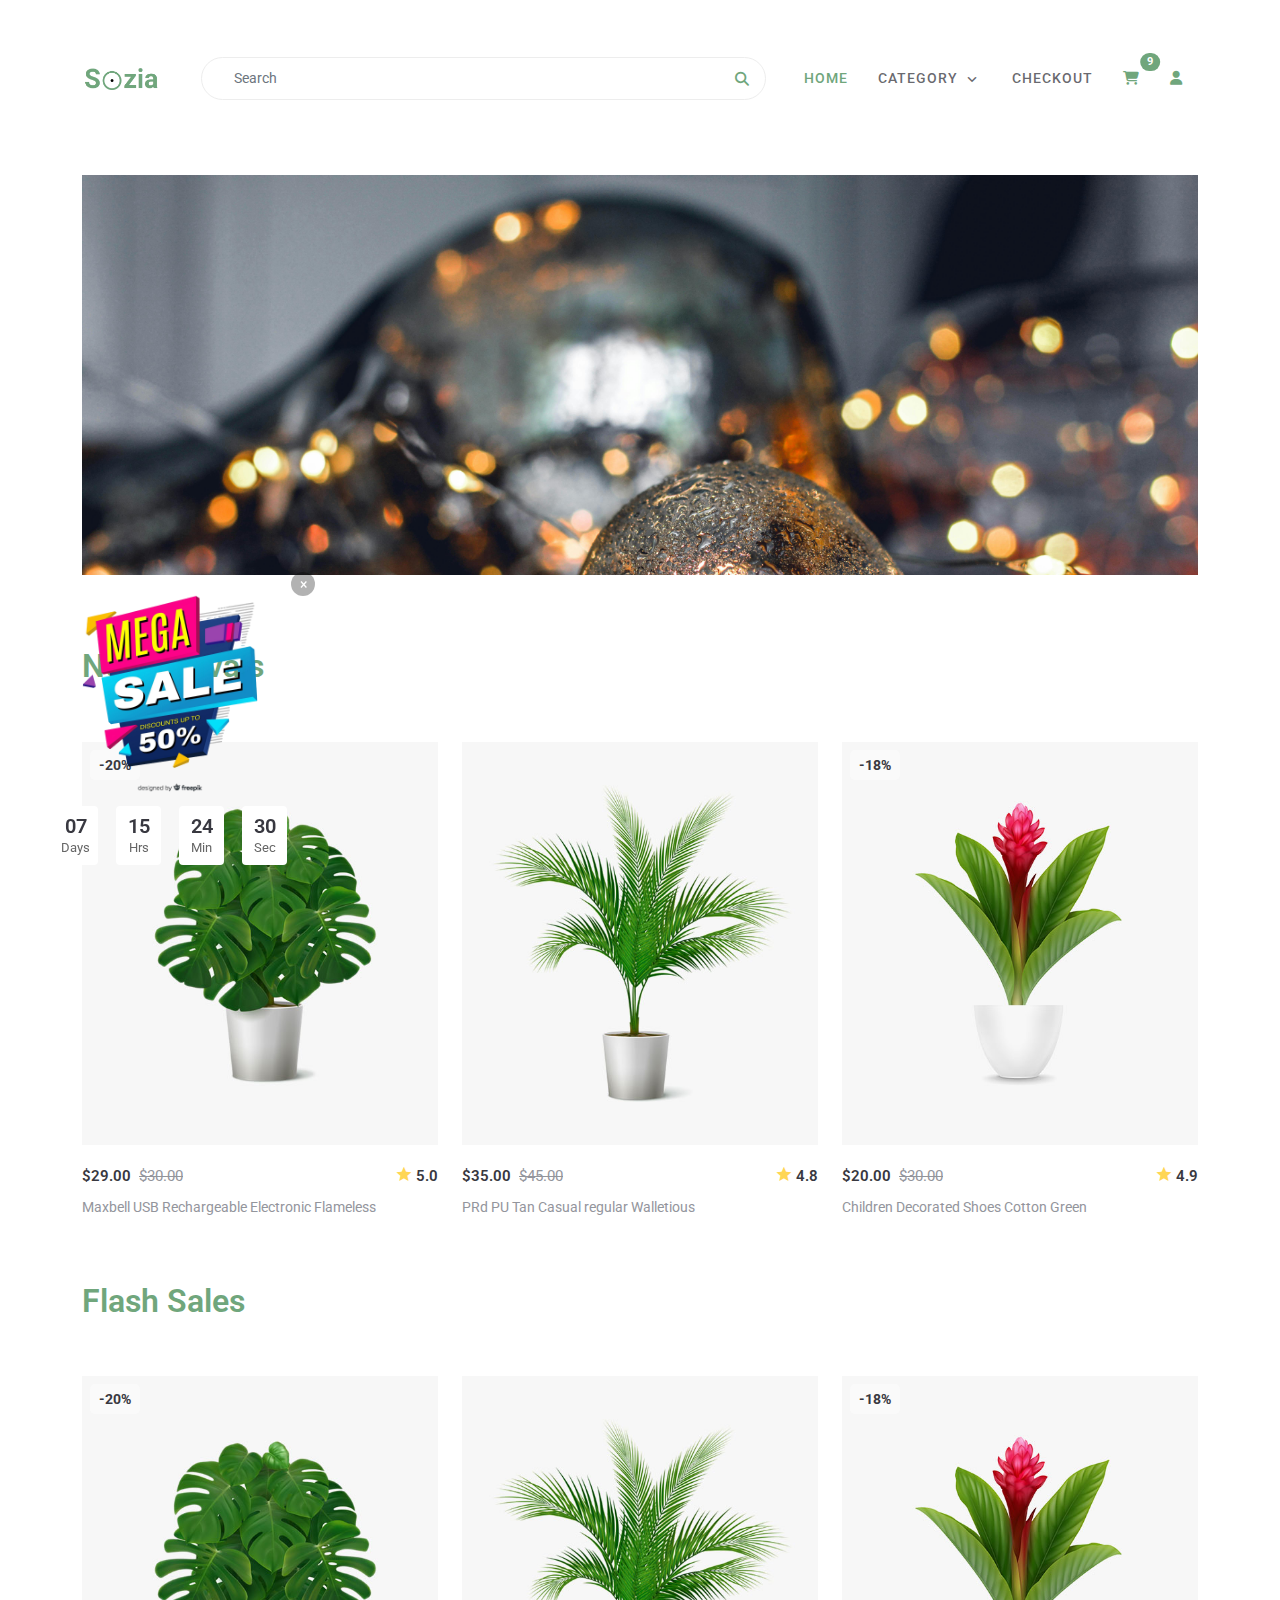
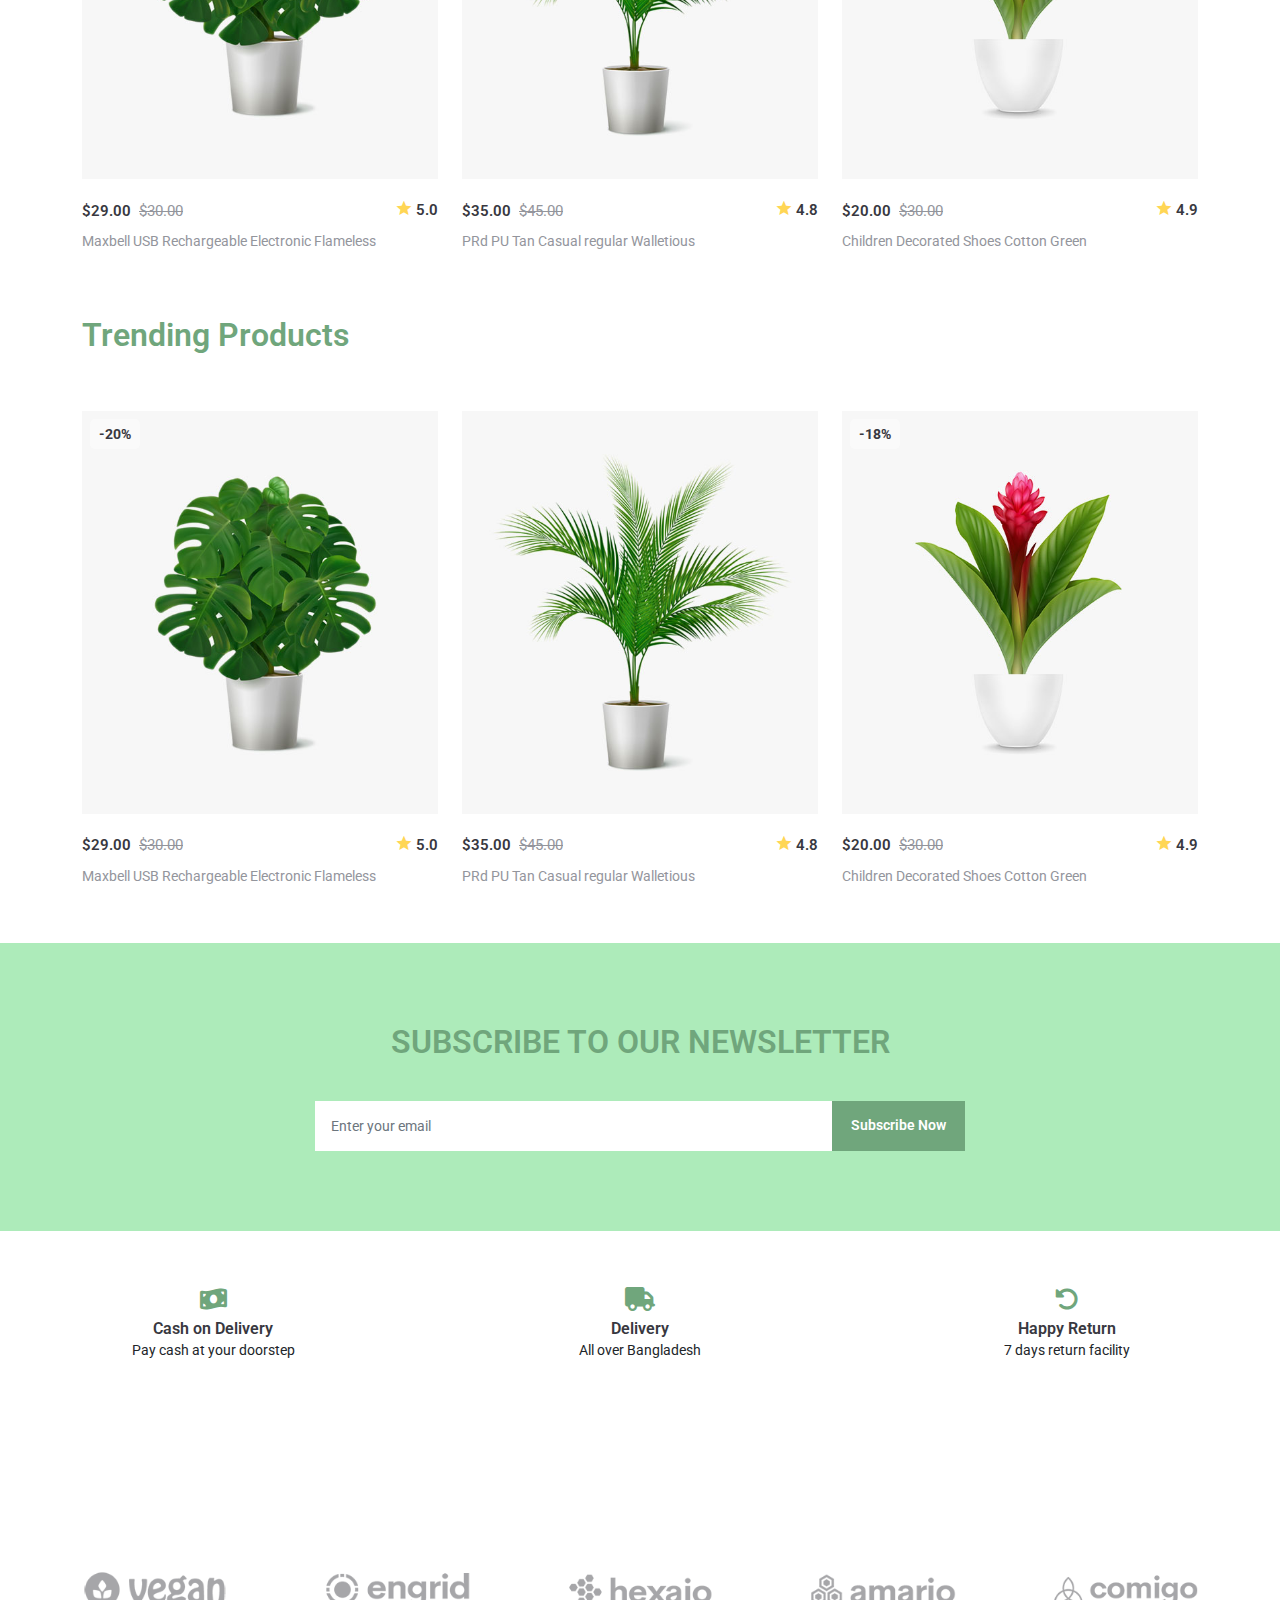
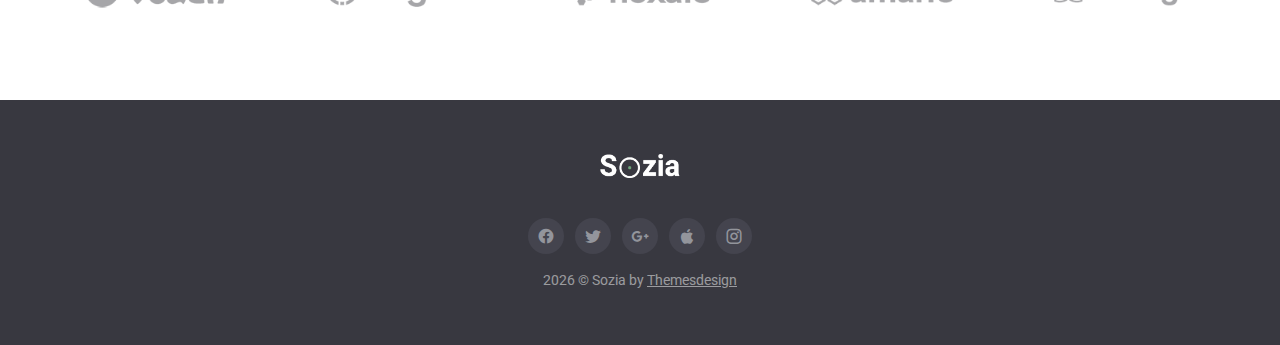
<file: index.html>
<!DOCTYPE html>
<html lang="en">

<head>
  <meta charset="UTF-8" />
  <title>Sozia - Responsive Minimal Template</title>
  <meta name="viewport" content="width=device-width, initial-scale=1" />
  <meta name="description" content="Premium Bootstrap 5 Landing Page Template" />
  <meta name="keywords" content="bootstrap 5, premium, marketing, multipurpose" />
  <meta name="author" content="Themesdesign" />

  <!-- App favicon -->
  <link rel="shortcut icon" href="images/favicon.ico" />

  <!-- icons -->
  <link rel="stylesheet" href="https://cdnjs.cloudflare.com/ajax/libs/font-awesome/6.7.2/css/all.min.css" />

  <!-- CSS -->
  <link rel="stylesheet" href="css/bootstrap.min.css" type="text/css" />
  <link rel="stylesheet" type="text/css" href="css/materialdesignicons.min.css" />
  <!-- Pe 7 icon Css-->
  <link rel="stylesheet" type="text/css" href="css/pe-icon-7-stroke.css" />

  <!-- custom Css -->
  <link rel="stylesheet" id="app-css" type="text/css" href="css/style.css" />
  <link rel="stylesheet" id="app-css" type="text/css" href="css/new.css" />

  <!-- colors -->
  <link href="css/colors/default.css" rel="stylesheet" type="text/css" id="color-opt" />
</head>

<body data-bs-target=".navbar" data-bs-offset="110">
  <!-- light-dark mode button -->
  <!-- <a href="javascript: void(0);" id="mode" data-class="light" class="text-white rounded-end mode-btn"
    onclick="changeMode(event)">
    <i class="mode-dark mx-auto" data-feather="moon"></i>
    <i class="bx-spin mode-light" data-feather="sun"></i>
  </a> -->
  <!-- Start Navbar -->
  <nav class="navbar navbar-expand-lg fixed-top sticky mx-auto" id="navbar">
    <div class="container">
      <a href="index.html" class="navbar-brand me-4">
        <img src="images/logo-light.png" class="logo-light" alt="" height="22" />
        <img src="images/logo-dark.png" class="logo-dark" alt="" height="22" />
      </a>

      <!-- searchbar -->
      <form class="d-flex flex-grow-1 mx-3 position-relative w-50">
        <input class="form-control rounded-pill  mr-4 searchbar-inp " type="search" placeholder="Search" aria-label="Search" style="::-webkit-search-cancel-button { display: none; }
                ::-ms-clear { display: none; }">
        <button class="btn position-absolute end-0 top-50 translate-middle-y pe-3" type="">
          <i class="fa-solid fa-search text-primary"></i>
        </button>
      </form>

      <div class="navbar-header">
        <button class="navbar-toggler" type="button" data-bs-toggle="collapse" data-bs-target="#navbar-collapse-1"
          aria-expanded="false" aria-label="Toggle navigation">
          <span class="mdi mdi-menu"></span>
        </button>
      </div>

      <div class="collapse navbar-collapse" id="navbar-collapse-1">
        <ul class="nav navbar-nav ms-auto">
          <li class="nav-item">
            <a class="nav-link sub-menu-item" href="index.html">Home</a>
          </li>
          <li class="nav-item dropdown parent-menu-item">
            <a class="nav-link menu-item dropdown-toggle" data-bs-toggle="dropdown" href="javascript:void(0)"
              role="button" aria-expanded="false">Category</a>
            <ul class="dropdown-menu border-0">
              <li class="nav-item">
                <a class="nav-link sub-menu-item" href="products.html">Products</a>
              </li>
              <li class="nav-item">
                <a class="nav-link sub-menu-item" href="product-detail.html">Product Details</a>
              </li>
            </ul>
          </li>

          <li class="nav-item">
            <a class="nav-link sub-menu-item" href="checkout.html">Checkout</a>
          </li>


          <li class="nav-item">
            <button type="button" class="cart-btn position-relative">
              <a class="nav-link sub-menu-item" href="cart.html"><i
                  class="fa-solid fa-cart-shopping text-primary"></i></a>
              <span class="position-absolute cart-badge start-90 translate-middle badge rounded-pill bg-primary">
                9
                <span class="visually-hidden">Items added</span>
              </span>
            </button>


          <li class="nav-item">
            <a href="profile.html" class="nav-link">
              <i class="fa-solid fa-user text-primary"></i>
            </a>
          </li>

        </ul>
      </div>
    </div>
  </nav>
  <!-- END NAVBAR -->
  </section>


  <section class="sm-section">
    <div class="container">
      <!-- Slider Start -->

      <div id="carouselExampleControls" class="carousel slide pt-2 pb-5" data-bs-ride="carousel">
        <div class="carousel-inner">
          <div class="carousel-item active">
            <img src="./images/slider/slider1.jpg" class="d-block w-100" alt="...">
          </div>
          <div class="carousel-item">
            <img src="./images/slider/slider2.jpg" class="d-block w-100" alt="...">
          </div>
          <div class="carousel-item">
            <img src="./images/slider/slider3.jpg" class="d-block w-100" alt="...">
          </div>
        </div>
        <!-- <button class="carousel-control-prev" type="button" data-bs-target="#carouselExampleControls"
          data-bs-slide="prev">
          <span class="carousel-control-prev-icon" aria-hidden="true"></span>
          <span class="visually-hidden">Previous</span>
        </button>
        <button class="carousel-control-next" type="button" data-bs-target="#carouselExampleControls"
          data-bs-slide="next">
          <span class="carousel-control-next-icon" aria-hidden="true"></span>
          <span class="visually-hidden">Next</span>
        </button> -->
      </div>
      <!-- <div class="row">
        <div class="col-lg-12">
          <div class="border-bottom">
            <div class="row align-items-center pb-sm-3 pb-4">
              <div class="col-lg-8 col-md-6 my-md-0 my-2">
                <p class="text-muted mb-0 py-sm-0 py-2">
                  Showing 1–9 of 15 results
                </p>
              </div>
              <div class="col-lg-4 col-md-6 my-md-0 my-2">
                <form>
                  <div class="row mb-0 mt-md-4 mt-lg-0">
                    <h5 class="col-sm-3 col-form-label">Sort By :</h5>
                    <div class="col-sm-9 ps-0">
                      <select class="form-select bg-light text-muted border fs-14 py-2 ms-sm-0 ms-1"
                        aria-label="Default select example">
                        <option selected>Most Popular</option>
                        <option value="1">One</option>
                        <option value="2">Two</option>
                        <option value="3">Three</option>
                      </select>
                    </div>
                  </div>
                </form>
              </div>
            </div>
          </div>
        </div>
      </div> -->
      <!-- END ROW -->
      <div class="row">

        <!-- Products Start -->
        <div class="col-md-12">
          <div class="row">
            <div class="col-lg-12">
              <h2 class="py-4 text-primary">New Arrivals</h2>
            </div>

            <div class="col-lg-4 col-md-6">
              <div class="product-item mt-4">
                <div class="product-img rounded position-relative">
                  <img class="img-fluid" src="images/products/pro-1.jpg" alt="" />
                  <span
                    class="text-dark badge bg-light rounded-3 fs-14 fw-bold position-absolute top-0 start-0 mt-2 ms-2 py-2">-20%</span>

                  <div
                    class="hover-content text-center w-100 position-absolute bottom-0 start-50 translate-middle-x py-2 mb-3">
                    <a href="cart.html"><i
                        class="mdi mdi-cart-outline fs-22 me-3 pe-3 fw-bolder pro-icon border-end"></i></a>
                    <a href="product-detail.html"><i
                        class="mdi mdi-eye-outline fs-22 me-3 pe-3 fw-bolder pro-icon border-end active"></i></a>
                    <a href="cart.html"><i class="mdi mdi-heart-outline fs-22 fw-bolder pro-icon"></i></a>
                  </div>
                </div>
                <div class="pro-content my-3">
                  <div class="d-flex align-items-center">
                    <ins class="pe-2 fs-15 fw-semibold text-decoration-none text-dark">$29.00</ins>
                    <del class="text-muted fs-15">$30.00</del>
                    <div class="rating ms-auto">
                      <i class="mdi mdi-star fs-18 text-warning d-inline-block"></i>
                      <h5 class="d-inline-block fs-15">5.0</h5>
                    </div>
                  </div>
                  <a href="product-detail.html">
                    <p class="text-muted fw-normal lh-base my-1">
                      Maxbell USB Rechargeable Electronic Flameless
                    </p>
                  </a>
                </div>
              </div>
            </div>
            <!-- end col -->
            <div class="col-lg-4 col-md-6">
              <div class="product-item mt-4">
                <div class="product-img rounded position-relative">
                  <img class="img-fluid" src="images/products/pro-2.jpg" alt="" />
                  <div
                    class="hover-content text-center w-100 position-absolute bottom-0 start-50 translate-middle-x py-2 mb-3">
                    <a href="cart.html"><i
                        class="mdi mdi-cart-outline fs-22 me-3 pe-3 fw-bolder pro-icon text-dark border-end"></i></a>
                    <a href="product-detail.html"><i
                        class="mdi mdi-eye-outline fs-22 me-3 pe-3 fw-bolder pro-icon border-end active"></i></a>
                    <a href="cart.html"><i class="mdi mdi-heart-outline text-dark fs-22 fw-bolder pro-icon"></i></a>
                  </div>
                </div>
                <div class="pro-content my-3">
                  <div class="d-flex align-items-center">
                    <ins class="pe-2 fs-15 fw-semibold text-decoration-none text-dark">$35.00</ins>
                    <del class="text-muted fs-15">$45.00</del>
                    <div class="rating ms-auto">
                      <i class="mdi mdi-star fs-18 text-warning d-inline-block"></i>
                      <h5 class="d-inline-block fs-15">4.8</h5>
                    </div>
                  </div>
                  <a href="product-detail.html">
                    <p class="text-muted fw-normal lh-base my-1">
                      PRd PU Tan Casual regular Walletious
                    </p>
                  </a>
                </div>
              </div>
            </div>
            <!-- end col -->
            <div class="col-lg-4 col-md-6">
              <div class="product-item mt-4">
                <div class="product-img rounded position-relative">
                  <img class="img-fluid" src="images/products/pro-3.jpg" alt="" />
                  <span
                    class="text-dark badge bg-light rounded-3 fs-14 fw-bold position-absolute top-0 start-0 mt-2 ms-2 py-2">-18%</span>
                  <div
                    class="hover-content text-center w-100 position-absolute bottom-0 start-50 translate-middle-x py-2 mb-3">
                    <a href="cart.html"><i
                        class="mdi mdi-cart-outline fs-22 me-3 pe-3 fw-bolder pro-icon text-dark border-end"></i></a>
                    <a href="product-detail.html"><i
                        class="mdi mdi-eye-outline fs-22 me-3 pe-3 fw-bolder pro-icon border-end active"></i></a>
                    <a href="cart.html"><i class="mdi mdi-heart-outline text-dark fs-22 fw-bolder pro-icon"></i></a>
                  </div>
                </div>
                <div class="pro-content my-3">
                  <div class="d-flex align-items-center">
                    <ins class="pe-2 fs-15 fw-semibold text-decoration-none text-dark">$20.00</ins>
                    <del class="text-muted fs-15">$30.00</del>
                    <div class="rating ms-auto">
                      <i class="mdi mdi-star fs-18 text-warning d-inline-block"></i>
                      <h5 class="d-inline-block fs-15">4.9</h5>
                    </div>
                  </div>
                  <a href="product-detail.html">
                    <p class="text-muted fw-normal lh-base my-1">
                      Children Decorated Shoes Cotton Green
                    </p>
                  </a>
                </div>
              </div>
            </div>
          </div>

          <div class="row pt-4">
            <div class="col-lg-12">
              <h2 class="py-4 text-primary">Flash Sales</h2>
            </div>
            <div class="col-lg-4 col-md-6">
              <div class="product-item mt-4">
                <div class="product-img rounded position-relative">
                  <img class="img-fluid" src="images/products/pro-1.jpg" alt="" />
                  <span
                    class="text-dark badge bg-light rounded-3 fs-14 fw-bold position-absolute top-0 start-0 mt-2 ms-2 py-2">-20%</span>

                  <div
                    class="hover-content text-center w-100 position-absolute bottom-0 start-50 translate-middle-x py-2 mb-3">
                    <a href="cart.html"><i
                        class="mdi mdi-cart-outline fs-22 me-3 pe-3 fw-bolder pro-icon border-end"></i></a>
                    <a href="product-detail.html"><i
                        class="mdi mdi-eye-outline fs-22 me-3 pe-3 fw-bolder pro-icon border-end active"></i></a>
                    <a href="cart.html"><i class="mdi mdi-heart-outline fs-22 fw-bolder pro-icon"></i></a>
                  </div>
                </div>
                <div class="pro-content my-3">
                  <div class="d-flex align-items-center">
                    <ins class="pe-2 fs-15 fw-semibold text-decoration-none text-dark">$29.00</ins>
                    <del class="text-muted fs-15">$30.00</del>
                    <div class="rating ms-auto">
                      <i class="mdi mdi-star fs-18 text-warning d-inline-block"></i>
                      <h5 class="d-inline-block fs-15">5.0</h5>
                    </div>
                  </div>
                  <a href="product-detail.html">
                    <p class="text-muted fw-normal lh-base my-1">
                      Maxbell USB Rechargeable Electronic Flameless
                    </p>
                  </a>
                </div>
              </div>
            </div>
            <!-- end col -->
            <div class="col-lg-4 col-md-6">
              <div class="product-item mt-4">
                <div class="product-img rounded position-relative">
                  <img class="img-fluid" src="images/products/pro-2.jpg" alt="" />
                  <div
                    class="hover-content text-center w-100 position-absolute bottom-0 start-50 translate-middle-x py-2 mb-3">
                    <a href="cart.html"><i
                        class="mdi mdi-cart-outline fs-22 me-3 pe-3 fw-bolder pro-icon text-dark border-end"></i></a>
                    <a href="product-detail.html"><i
                        class="mdi mdi-eye-outline fs-22 me-3 pe-3 fw-bolder pro-icon border-end active"></i></a>
                    <a href="cart.html"><i class="mdi mdi-heart-outline text-dark fs-22 fw-bolder pro-icon"></i></a>
                  </div>
                </div>
                <div class="pro-content my-3">
                  <div class="d-flex align-items-center">
                    <ins class="pe-2 fs-15 fw-semibold text-decoration-none text-dark">$35.00</ins>
                    <del class="text-muted fs-15">$45.00</del>
                    <div class="rating ms-auto">
                      <i class="mdi mdi-star fs-18 text-warning d-inline-block"></i>
                      <h5 class="d-inline-block fs-15">4.8</h5>
                    </div>
                  </div>
                  <a href="product-detail.html">
                    <p class="text-muted fw-normal lh-base my-1">
                      PRd PU Tan Casual regular Walletious
                    </p>
                  </a>
                </div>
              </div>
            </div>
            <!-- end col -->
            <div class="col-lg-4 col-md-6">
              <div class="product-item mt-4">
                <div class="product-img rounded position-relative">
                  <img class="img-fluid" src="images/products/pro-3.jpg" alt="" />
                  <span
                    class="text-dark badge bg-light rounded-3 fs-14 fw-bold position-absolute top-0 start-0 mt-2 ms-2 py-2">-18%</span>
                  <div
                    class="hover-content text-center w-100 position-absolute bottom-0 start-50 translate-middle-x py-2 mb-3">
                    <a href="cart.html"><i
                        class="mdi mdi-cart-outline fs-22 me-3 pe-3 fw-bolder pro-icon text-dark border-end"></i></a>
                    <a href="product-detail.html"><i
                        class="mdi mdi-eye-outline fs-22 me-3 pe-3 fw-bolder pro-icon border-end active"></i></a>
                    <a href="cart.html"><i class="mdi mdi-heart-outline text-dark fs-22 fw-bolder pro-icon"></i></a>
                  </div>
                </div>
                <div class="pro-content my-3">
                  <div class="d-flex align-items-center">
                    <ins class="pe-2 fs-15 fw-semibold text-decoration-none text-dark">$20.00</ins>
                    <del class="text-muted fs-15">$30.00</del>
                    <div class="rating ms-auto">
                      <i class="mdi mdi-star fs-18 text-warning d-inline-block"></i>
                      <h5 class="d-inline-block fs-15">4.9</h5>
                    </div>
                  </div>
                  <a href="product-detail.html">
                    <p class="text-muted fw-normal lh-base my-1">
                      Children Decorated Shoes Cotton Green
                    </p>
                  </a>
                </div>
              </div>
            </div>
          </div>

          <div class="row pt-4">
            <div class="col-lg-12">
              <h2 class="py-4 text-primary">Trending Products</h2>
            </div>
            <div class="col-lg-4 col-md-6">
              <div class="product-item mt-4">
                <div class="product-img rounded position-relative">
                  <img class="img-fluid" src="images/products/pro-1.jpg" alt="" />
                  <span
                    class="text-dark badge bg-light rounded-3 fs-14 fw-bold position-absolute top-0 start-0 mt-2 ms-2 py-2">-20%</span>

                  <div
                    class="hover-content text-center w-100 position-absolute bottom-0 start-50 translate-middle-x py-2 mb-3">
                    <a href="cart.html"><i
                        class="mdi mdi-cart-outline fs-22 me-3 pe-3 fw-bolder pro-icon border-end"></i></a>
                    <a href="product-detail.html"><i
                        class="mdi mdi-eye-outline fs-22 me-3 pe-3 fw-bolder pro-icon border-end active"></i></a>
                    <a href="cart.html"><i class="mdi mdi-heart-outline fs-22 fw-bolder pro-icon"></i></a>
                  </div>
                </div>
                <div class="pro-content my-3">
                  <div class="d-flex align-items-center">
                    <ins class="pe-2 fs-15 fw-semibold text-decoration-none text-dark">$29.00</ins>
                    <del class="text-muted fs-15">$30.00</del>
                    <div class="rating ms-auto">
                      <i class="mdi mdi-star fs-18 text-warning d-inline-block"></i>
                      <h5 class="d-inline-block fs-15">5.0</h5>
                    </div>
                  </div>
                  <a href="product-detail.html">
                    <p class="text-muted fw-normal lh-base my-1">
                      Maxbell USB Rechargeable Electronic Flameless
                    </p>
                  </a>
                </div>
              </div>
            </div>
            <!-- end col -->
            <div class="col-lg-4 col-md-6">
              <div class="product-item mt-4">
                <div class="product-img rounded position-relative">
                  <img class="img-fluid" src="images/products/pro-2.jpg" alt="" />
                  <div
                    class="hover-content text-center w-100 position-absolute bottom-0 start-50 translate-middle-x py-2 mb-3">
                    <a href="cart.html"><i
                        class="mdi mdi-cart-outline fs-22 me-3 pe-3 fw-bolder pro-icon text-dark border-end"></i></a>
                    <a href="product-detail.html"><i
                        class="mdi mdi-eye-outline fs-22 me-3 pe-3 fw-bolder pro-icon border-end active"></i></a>
                    <a href="cart.html"><i class="mdi mdi-heart-outline text-dark fs-22 fw-bolder pro-icon"></i></a>
                  </div>
                </div>
                <div class="pro-content my-3">
                  <div class="d-flex align-items-center">
                    <ins class="pe-2 fs-15 fw-semibold text-decoration-none text-dark">$35.00</ins>
                    <del class="text-muted fs-15">$45.00</del>
                    <div class="rating ms-auto">
                      <i class="mdi mdi-star fs-18 text-warning d-inline-block"></i>
                      <h5 class="d-inline-block fs-15">4.8</h5>
                    </div>
                  </div>
                  <a href="product-detail.html">
                    <p class="text-muted fw-normal lh-base my-1">
                      PRd PU Tan Casual regular Walletious
                    </p>
                  </a>
                </div>
              </div>
            </div>
            <!-- end col -->
            <div class="col-lg-4 col-md-6">
              <div class="product-item mt-4">
                <div class="product-img rounded position-relative">
                  <img class="img-fluid" src="images/products/pro-3.jpg" alt="" />
                  <span
                    class="text-dark badge bg-light rounded-3 fs-14 fw-bold position-absolute top-0 start-0 mt-2 ms-2 py-2">-18%</span>
                  <div
                    class="hover-content text-center w-100 position-absolute bottom-0 start-50 translate-middle-x py-2 mb-3">
                    <a href="cart.html"><i
                        class="mdi mdi-cart-outline fs-22 me-3 pe-3 fw-bolder pro-icon text-dark border-end"></i></a>
                    <a href="product-detail.html"><i
                        class="mdi mdi-eye-outline fs-22 me-3 pe-3 fw-bolder pro-icon border-end active"></i></a>
                    <a href="cart.html"><i class="mdi mdi-heart-outline text-dark fs-22 fw-bolder pro-icon"></i></a>
                  </div>
                </div>
                <div class="pro-content my-3">
                  <div class="d-flex align-items-center">
                    <ins class="pe-2 fs-15 fw-semibold text-decoration-none text-dark">$20.00</ins>
                    <del class="text-muted fs-15">$30.00</del>
                    <div class="rating ms-auto">
                      <i class="mdi mdi-star fs-18 text-warning d-inline-block"></i>
                      <h5 class="d-inline-block fs-15">4.9</h5>
                    </div>
                  </div>
                  <a href="product-detail.html">
                    <p class="text-muted fw-normal lh-base my-1">
                      Children Decorated Shoes Cotton Green
                    </p>
                  </a>
                </div>
              </div>
            </div>
          </div>

        </div>
  </section>

  <!-- newsletter -->
  <section class="newsletter">
    <div class="container">
      <div class="row">
        <div class="col-sm-12">
          <div class="content">
            <h2>SUBSCRIBE TO OUR NEWSLETTER</h2>
            <div class="input-group">
              <input type="email" class="form-control" placeholder="Enter your email">
              <span class="input-group-btn">
                <button class="btn" type="submit">Subscribe Now</button>
              </span>
            </div>
          </div>
        </div>
      </div>
    </div>
  </section>

  <!-- delivery option -->
  <section class="delivery-options py-4">
    <div class="container-fluid">
      <div
        class="row flex-sm-column flex-lg-row service-row text-center justify-content-center align-items-center py-3">
        <div class="col-lg-4 col-sm-12 service-col py-3">
          <i class="fas fa-money-bill-wave service-icon"></i>
          <h4 class="service-title">Cash on Delivery</h4>
          <p class="service-text">Pay cash at your doorstep</p>
        </div>
        <div class="col-lg-4 col-sm-12 service-col py-3">
          <i class="fas fa-truck service-icon"></i>
          <h4 class="service-title">Delivery</h4>
          <p class="service-text">All over Bangladesh</p>
        </div>
        <div class="col-lg-4 col-sm-12 service-col py-3">
          <i class="fas fa-undo-alt service-icon"></i>
          <h4 class="service-title">Happy Return</h4>
          <p class="service-text">7 days return facility</p>
        </div>
      </div>
    </div>
  </section>

  <section class="sale-section">
    <div class="sale-popup">
      <div class="sale-header text-center text-white">
        <img src="./images//sale/rb_2148336188.png" alt="Clearenc Sale 2024" class="sale-title-img mb-0">
        <!-- <i class="fa-solid fa-bag-shopping shopping-bag"></i> -->
        <!-- <h5 class="mb-2 popup-title">Clearenc Sale 2024</h5> -->
        <button type="button" class="close-btn">&times;</button>
        <div class="d-flex justify-content-center gap-2">
          <div class="countdown-box">
            <h5 class="mb-0 time" id="days">07</h5>
            <p class="timer-label">Days</p>
          </div>
          <div class="countdown-box">
            <h5 class="mb-0 time" id="hours">15</h5>
            <p class="timer-label">Hrs</p>
          </div>
          <div class="countdown-box">
            <h5 class="mb-0 time" id="minutes">24</h5>
            <p class="timer-label">Min</p>
          </div>
          <div class="countdown-box">
            <h5 class="mb-0 time" id="seconds">32</h5>
            <p class="timer-label">Sec</p>
          </div>
        </div>
      </div>
    </div>
  </section>

  <!-- start brand-logo -->
  <section class="client-section sm-section">
    <div class="container">
      <div class="row justify-content-between">
        <div class="col-md-auto col-12 mt-3 py-lg-0 py-3">
          <div class="client-box">
            <img src="images/brand/brand-1.png" class="mx-auto d-block img-fluid" alt="client-logo" />
          </div>
        </div>
        <div class="col-md-auto col-12 mt-3 py-lg-0 py-3">
          <div class="client-box">
            <img src="images/brand/brand-2.png" class="mx-auto d-block img-fluid" alt="client-logo" />
          </div>
        </div>
        <div class="col-md-auto col-12 mt-3 py-lg-0 py-3">
          <div class="client-box">
            <img src="images/brand/brand-3.png" class="mx-auto d-block img-fluid" alt="client-logo" />
          </div>
        </div>
        <div class="col-md-auto col-12 mt-3 py-lg-0 py-3">
          <div class="client-box">
            <img src="images/brand/brand-4.png" class="mx-auto d-block img-fluid" alt="client-logo" />
          </div>
        </div>
        <div class="col-md-auto col-12 mt-3 py-lg-0 py-3">
          <div class="client-box">
            <img src="images/brand/brand-5.png" class="mx-auto d-block img-fluid" alt="client-logo" />
          </div>
        </div>
      </div>
      <!-- end row -->
    </div>
    <!-- end container -->
  </section>
  <!-- end brand-logo -->


  <!-- FOOTER -->
  <footer class="footer">
    <div class="container">
      <div class="row">
        <div class="col-lg-12">
          <div class="text-center">
            <a href="index.html" class="footer-logo d-inline-block py-4">
              <img src="images/logo-light.png" class="mx-auto logo-dark" alt="" height="24" />
            </a>

            <ul class="list-inline social-circle mt-3">
              <li class="list-inline-item">
                <a href="javascript:void(0)">
                  <i class="mdi mdi-facebook"></i>
                </a>
              </li>
              <li class="list-inline-item">
                <a href="javascript:void(0)">
                  <i class="mdi mdi-twitter"></i>
                </a>
              </li>
              <li class="list-inline-item">
                <a href="javascript:void(0)">
                  <i class="mdi mdi-google-plus"></i>
                </a>
              </li>
              <li class="list-inline-item">
                <a href="javascript:void(0)">
                  <i class="mdi mdi-apple"></i>
                </a>
              </li>
              <li class="list-inline-item">
                <a href="javascript:void(0)">
                  <i class="mdi mdi-instagram"></i>
                </a>
              </li>
            </ul>

            <div class="text-white-50 pb-4">
              <script>
                document.write(new Date().getFullYear());
              </script>
              &copy; Sozia by
              <a class="text-white-50 text-decoration-underline" target="_blank"
                href="https://themesdesign.in">Themesdesign</a>
            </div>
          </div>
        </div>
      </div>
      <!-- end row -->
    </div>
  </footer>
  <!-- END FOOTER -->

  <!-- Style switcher -->
  <!-- <div id="style-switcher" onclick="toggleSwitcher()">
    <div>
      <h3>Select Your Color</h3>
      <ul class="pattern">
        <li>
          <a class="color1" href="javascript: void(0);" onclick="setColor('default')"></a>
        </li>
        <li>
          <a class="color2" href="javascript: void(0);" onclick="setColor('success')"></a>
        </li>
        <li>
          <a class="color3" href="javascript: void(0);" onclick="setColor('warning')"></a>
        </li>
        <li>
          <a class="color4" href="javascript: void(0);" onclick="setColor('danger')"></a>
        </li>
        <li>
          <a class="color5" href="javascript: void(0);" onclick="setColor('info')"></a>
        </li>
        <li>
          <a class="color6" href="javascript: void(0);" onclick="setColor('amber')"></a>
        </li>
      </ul>
    </div>
    <div class="bottom">
      <a href="javascript: void(0);" class="settings rounded-end text-light"><i data-feather="droplet"></i></a>
    </div>
  </div> -->
  <!-- popup -->

  <script>
    // Set the countdown to 7 days, 15 hours, 24 minutes, and 32 seconds from now
    const endTime = new Date().getTime() + (7 * 24 * 60 * 60 * 1000) + (15 * 60 * 60 * 1000) + (24 * 60 * 1000) + (32 * 1000);

    function updateCountdown() {
      const now = new Date().getTime();
      const distance = endTime - now;

      const days = Math.floor(distance / (1000 * 60 * 60 * 24));
      const hours = Math.floor((distance % (1000 * 60 * 60 * 24)) / (1000 * 60 * 60));
      const minutes = Math.floor((distance % (1000 * 60 * 60)) / (1000 * 60));
      const seconds = Math.floor((distance % (1000 * 60)) / 1000);

      document.getElementById("days").textContent = days.toString().padStart(2, '0');
      document.getElementById("hours").textContent = hours.toString().padStart(2, '0');
      document.getElementById("minutes").textContent = minutes.toString().padStart(2, '0');
      document.getElementById("seconds").textContent = seconds.toString().padStart(2, '0');

      if (distance < 0) {
        clearInterval(interval);
        document.getElementById("days").textContent = "00";
        document.getElementById("hours").textContent = "00";
        document.getElementById("minutes").textContent = "00";
        document.getElementById("seconds").textContent = "00";
      }
    }

    // Update the countdown every second
    updateCountdown();
    const interval = setInterval(updateCountdown, 1000);

    document.querySelector('.close-btn').addEventListener('click', function () {
      document.querySelector('.sale-popup').style.display = 'none';
    });
  </script>

  <!-- end Style switcher -->

  <!-- Javascript -->
  <script src="js/bootstrap.bundle.min.js"></script>



  <!-- feather icon -->
  <script src="js/feather.js"></script>



  <!-- app js -->
  <script src="js/app.js"></script>


  <!-- pop -->


</body>

</html>
</file>
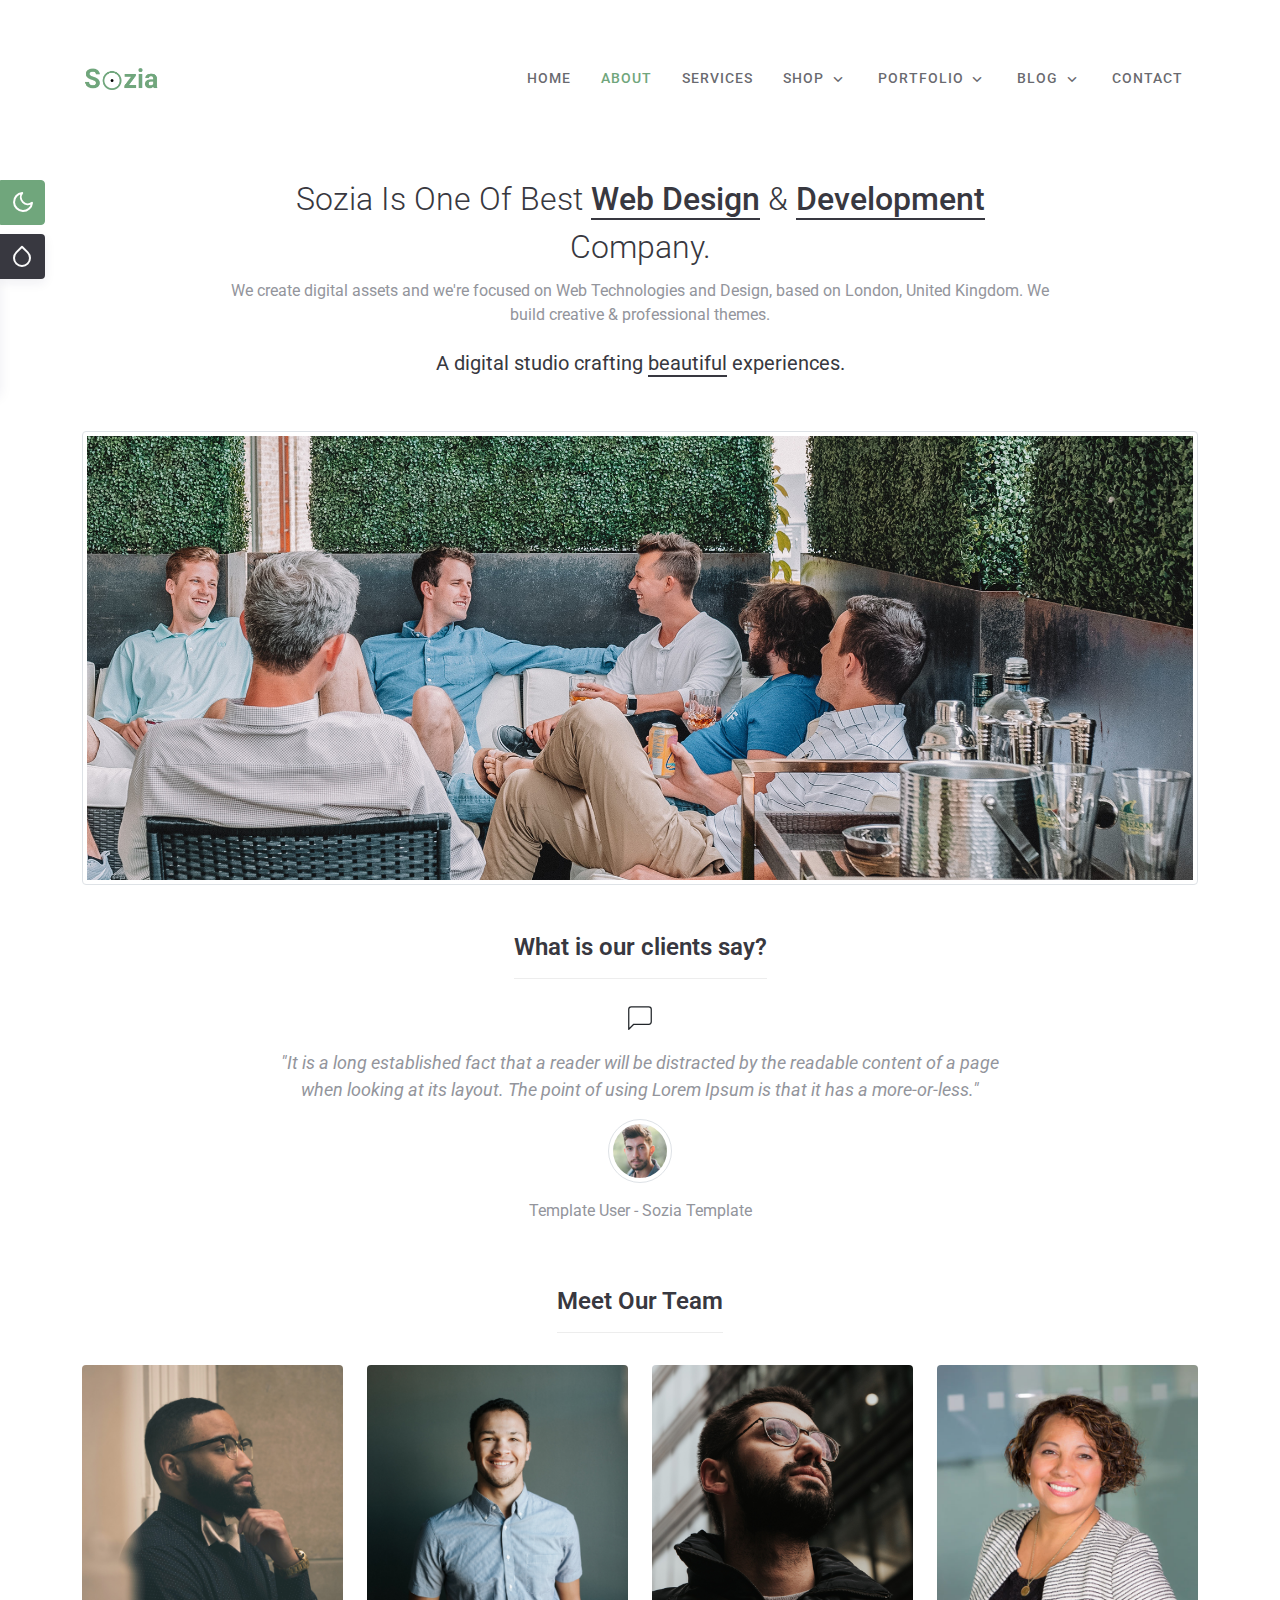
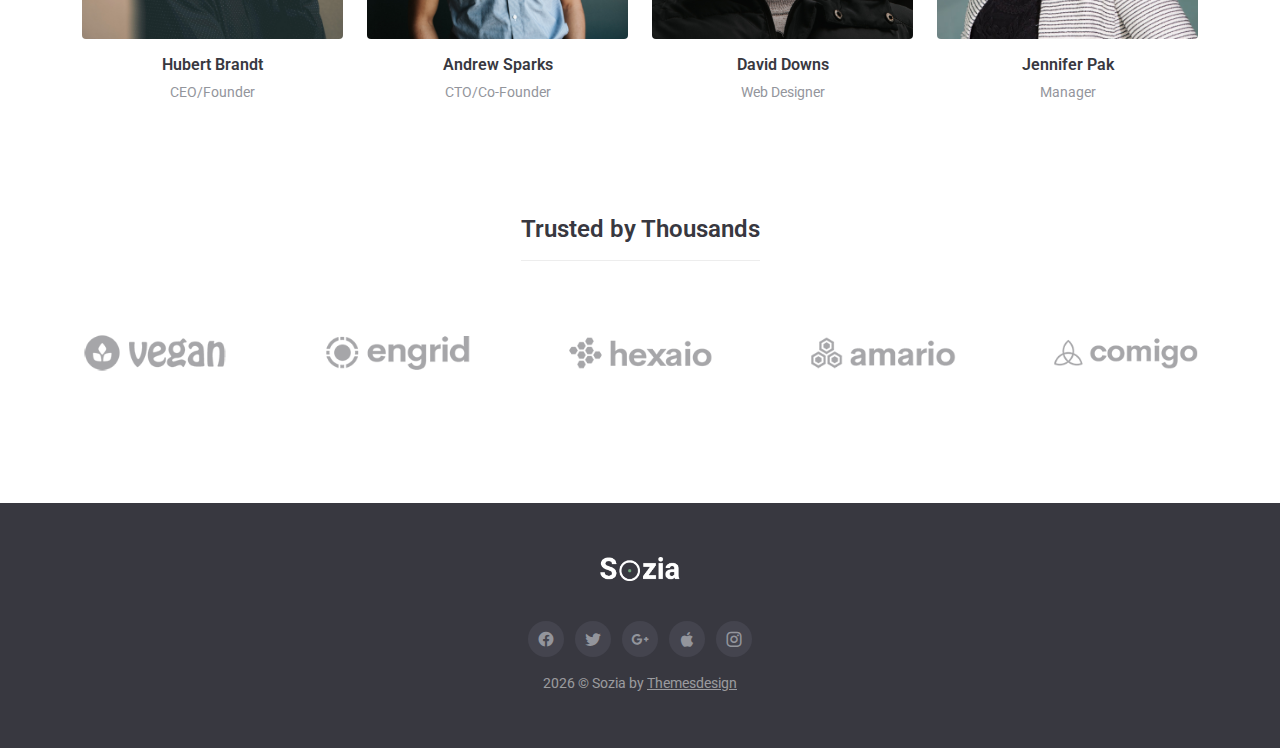
<file: about.html>
<!DOCTYPE html>
<html lang="en">

<head>
    <meta charset="UTF-8" />
    <title>Sozia - Responsive Minimal Template</title>
    <meta name="viewport" content="width=device-width, initial-scale=1" />
    <meta name="description" content="Premium Bootstrap 5 Landing Page Template" />
    <meta name="keywords" content="bootstrap 5, premium, marketing, multipurpose" />
    <meta name="author" content="Themesdesign" />

    <!-- App favicon -->
    <link rel="shortcut icon" href="images/favicon.ico" />

    <!-- CSS -->
    <link rel="stylesheet" href="css/bootstrap.min.css" type="text/css" />
    <link rel="stylesheet" type="text/css" href="css/materialdesignicons.min.css" />
    <link rel="stylesheet" type="text/css" href="css/pe-icon-7-stroke.css" />

    <!-- custom Css -->
    <link rel="stylesheet" id="app-css" type="text/css" href="css/style.css" />

    <!-- colors -->
    <link href="css/colors/default.css" rel="stylesheet" type="text/css" id="color-opt" />

</head>

<body data-bs-target=".navbar" data-bs-offset="110">
    <!-- light-dark mode button -->
    <a href="javascript: void(0);" id="mode" data-class="light" class="text-white rounded-end mode-btn"
        onclick="changeMode(event)">
        <i class="mode-dark mx-auto" data-feather="moon"></i>
        <i class="bx-spin mode-light" data-feather="sun"></i>
    </a>
    <!-- Start Navbar -->
    <nav class="navbar navbar-expand-lg fixed-top sticky mx-auto" id="navbar">
        <div class="container">
            <a href="index.html" class="navbar-brand me-4">
                <img src="images/logo-light.png" class="logo-light" alt="" height="22" />
                <img src="images/logo-dark.png" class="logo-dark" alt="" height="22" />
            </a>

            <div class="navbar-header">
                <button class="navbar-toggler" type="button" data-bs-toggle="collapse"
                    data-bs-target="#navbar-collapse-1" aria-expanded="false" aria-label="Toggle navigation">
                    <span class="mdi mdi-menu"></span>
                </button>
            </div>

            <div class="collapse navbar-collapse" id="navbar-collapse-1">
                <ul class="nav navbar-nav ms-auto">
                    <li class="nav-item"><a class="nav-link sub-menu-item" href="index.html">Home</a></li>
                    <li class="nav-item"><a class="nav-link sub-menu-item" href="about.html">About</a></li>
                    <li class="nav-item"><a class="nav-link sub-menu-item" href="services.html">Services</a></li>
                    <li class="nav-item dropdown parent-menu-item">
                        <a class="nav-link menu-item dropdown-toggle" data-bs-toggle="dropdown"
                            href="javascript:void(0)" role="button" aria-expanded="false">Shop</a>
                        <ul class="dropdown-menu border-0">
                            <li class="nav-item">
                                <a class="nav-link sub-menu-item" href="products.html">Products</a>
                            </li>
                            <li class="nav-item">
                                <a class="nav-link sub-menu-item" href="product-list.html">Product List</a>
                            </li>
                            <li class="nav-item">
                                <a class="nav-link sub-menu-item" href="product-detail.html">Product Details</a>
                            </li>
                            <li class="nav-item">
                                <a class="nav-link sub-menu-item" href="cart.html">Cart</a>
                            </li>
                            <li class="nav-item">
                                <a class="nav-link sub-menu-item" href="checkout.html">Checkout</a>
                            </li>

                        </ul>
                    </li>

                    <li class="nav-item dropdown parent-menu-item">
                        <a class="nav-link menu-item dropdown-toggle" data-bs-toggle="dropdown"
                            href="javascript:void(0)" role="button" aria-expanded="false">Portfolio</a>
                        <ul class="dropdown-menu border-0">
                            <li class="nav-item">
                                <a class="nav-link sub-menu-item" href="work.html">Work</a>
                            </li>
                            <li class="nav-item">
                                <a class="nav-link sub-menu-item" href="work-detail.html">Work Detail</a>
                            </li>
                        </ul>
                    </li>
                    <li class="nav-item dropdown parent-menu-item">
                        <a class="nav-link menu-item dropdown-toggle" data-bs-toggle="dropdown"
                            href="javascript:void(0)" role="button" aria-expanded="false">Blog</a>
                        <ul class="dropdown-menu border-0">
                            <li class="nav-item">
                                <a class="nav-link sub-menu-item" href="blog-listing.html">Blog Listing</a>
                            </li>

                            <li class="nav-item">
                                <a class="nav-link sub-menu-item" href="blog-grid.html">Blog Grid</a>
                            </li>
                            <li class="nav-item">
                                <a class="nav-link sub-menu-item" href="single-post.html">Single Post</a>
                            </li>
                        </ul>
                    </li>
                    <li class="nav-item">
                        <a class="nav-link sub-menu-item" href="contact.html">Contact</a>
                    </li>
                </ul>
            </div>
        </div>
    </nav>
    <!-- END NAVBAR -->


    <!-- Start Title -->
    <section class="hero position-relative overflow-hidden align-items-center" id="home">
        <div class="container">
            <div class="row justify-content-center">
                <div class="col-lg-9 text-center">

                    <h2 class="text-dark fw-light lh-base mt-5">Sozia Is One Of Best <span class="fw-medium title">Web
                            Design</span> & <span class="fw-medium title">Development</span> Company.</h2>

                    <p class="text-muted fs-16">We create digital assets and we're focused on Web Technologies and
                        Design, based on London, United Kingdom. We
                        build creative & professional themes.</p>
                    <h5 class="mt-4 fw-normal"> A digital studio crafting <span class="title">beautiful</span>
                        experiences.</h5>
                </div>
            </div>
        </div>
        <!-- end container -->
    </section>
    <!-- End Title -->

    <section>
        <div class="container">
            <div class="row">
                <div class="col-lg-12">
                    <img src="images/bg.jpg" alt="about-img" class="img-fluid img-thumbnail mt-5">
                </div>
            </div>

            <div class="row text-center justify-content-center">
                <div class="col-lg-8 mt-5">
                    <h4 class="fw-semibold border-bottom d-inline-block text-dark pb-3">What is our clients say?</h4>
                    <div class="testimonial-box">
                        <i class="icon-sm sw-1 my-3" data-feather="message-square"></i>
                        <p class="text-muted fst-italic fs-18"> "It is a long established fact that a reader will be
                            distracted by the readable content of a
                            page when looking at its layout. The point of using Lorem Ipsum is that it has a
                            more-or-less."</p>
                        <img src="images/user-1.png" class="testi-user rounded-circle img-thumbnail"
                            alt="testimonials-user" style="width: 64px; height: 64px;">
                        <p class="text-muted fs-16 mt-3">Template User - Sozia Template</p>
                    </div>
                </div>
            </div>

            <div class="row text-center">
                <div class="col-lg-12 mt-5">
                    <h4 class="fw-semibold border-bottom d-inline-block text-dark pb-3">Meet Our Team</h4>
                </div>
            </div>

            <div class="row text-center">
                <div class="col-lg-3 mt-4">
                    <div class="team-box">
                        <a href="work-detail.html">
                            <img src="images/team/team-1.jpg" class="img-fluid rounded" alt="">
                        </a>
                        <h5 class="text-dark mt-3 fs-16">Hubert Brandt</h5>
                        <p class="text-muted">CEO/Founder</p>
                    </div>
                </div>
                <div class="col-lg-3 mt-4">
                    <div class="team-box">                        
                        <a href="work-detail.html">
                            <img src="images/team/team-2.jpg" class="img-fluid rounded" alt="">
                        </a>
                        <h5 class="text-dark mt-3 fs-16">Andrew Sparks</h5>
                        <p class="text-muted">CTO/Co-Founder</p>
                    </div>
                </div>
                <div class="col-lg-3 mt-4">
                    <div class="team-box">
                        <a href="work-detail.html">
                            <img src="images/team/team-3.jpg" class="img-fluid rounded" alt="">
                        </a>
                        <h5 class="text-dark mt-3 fs-16">David Downs</h5>
                        <p class="text-muted">Web Designer</p>
                    </div>
                </div>
                <div class="col-lg-3 mt-4">
                    <div class="team-box">
                        <a href="work-detail.html">
                            <img src="images/team/team-4.jpg" class="img-fluid rounded" alt="">
                        </a>
                        <h5 class="text-dark mt-3 fs-16">Jennifer Pak</h5>
                        <p class="text-muted">Manager</p>
                    </div>
                </div>
            </div>

        </div> <!-- end container -->
    </section>




    <!-- start brand-logo -->
    <section class="client-section section mt-3">
        <div class="container">
            <div class="row">
                <div class="col-12 text-center mb-5">
                    <h4 class="fw-semibold border-bottom d-inline-block text-dark pb-3">Trusted by Thousands</h4>
                </div>
            </div>

            <div class="row justify-content-between">
                <div class="col-md-auto col-12 mt-3 py-lg-0 py-3">
                    <div class="client-box">
                        <img src="images/brand/brand-1.png" class="mx-auto d-block img-fluid" alt="client-logo" />
                    </div>
                </div>
                <div class="col-md-auto col-12 mt-3 py-lg-0 py-3">
                    <div class="client-box">
                        <img src="images/brand/brand-2.png" class="mx-auto d-block img-fluid" alt="client-logo" />
                    </div>
                </div>
                <div class="col-md-auto col-12 mt-3 py-lg-0 py-3">
                    <div class="client-box">
                        <img src="images/brand/brand-3.png" class="mx-auto d-block img-fluid" alt="client-logo" />
                    </div>
                </div>
                <div class="col-md-auto col-12 mt-3 py-lg-0 py-3">
                    <div class="client-box">
                        <img src="images/brand/brand-4.png" class="mx-auto d-block img-fluid" alt="client-logo" />
                    </div>
                </div>
                <div class="col-md-auto col-12 mt-3 py-lg-0 py-3">
                    <div class="client-box">
                        <img src="images/brand/brand-5.png" class="mx-auto d-block img-fluid" alt="client-logo" />
                    </div>
                </div>
            </div>
            <!-- end row -->
        </div>
        <!-- end container -->
    </section>
    <!-- end brand-logo -->

    <!-- FOOTER -->
    <footer class="footer">
        <div class="container">
            <div class="row">
                <div class="col-lg-12">
                    <div class="text-center">
                        <a href="index.html" class="footer-logo d-inline-block py-4">
                            <img src="images/logo-light.png" class="mx-auto logo-dark" alt="" height="24" />
                        </a>

                        <ul class="list-inline social-circle mt-3">
                            <li class="list-inline-item"><a href="javascript:void(0)"> <i class="mdi mdi-facebook"></i>
                                </a></li>
                            <li class="list-inline-item"><a href="javascript:void(0)"> <i class="mdi mdi-twitter"></i>
                                </a></li>
                            <li class="list-inline-item"><a href="javascript:void(0)"> <i
                                        class="mdi mdi-google-plus"></i> </a></li>
                            <li class="list-inline-item"><a href="javascript:void(0)"> <i class="mdi mdi-apple"></i>
                                </a></li>
                            <li class="list-inline-item"><a href="javascript:void(0)"> <i class="mdi mdi-instagram"></i>
                                </a></li>
                        </ul>

                        <div class="text-white-50 pb-4">
                            <script>document.write(new Date().getFullYear())</script> &copy; Sozia by <a
                                class="text-white-50 text-decoration-underline" target="_blank"
                                href="https://themesdesign.in">Themesdesign</a>
                        </div>

                    </div>
                </div>
            </div>
            <!-- end row -->
        </div>
    </footer>
    <!-- END FOOTER -->

    <!-- Style switcher -->
    <div id="style-switcher" onclick="toggleSwitcher()">
        <div>
            <h3>Select Your Color</h3>
            <ul class="pattern">
                <li>
                    <a class="color1" href="javascript: void(0);" onclick="setColor('default')"></a>
                </li>
                <li>
                    <a class="color2" href="javascript: void(0);" onclick="setColor('success')"></a>
                </li>
                <li>
                    <a class="color3" href="javascript: void(0);" onclick="setColor('warning')"></a>
                </li>
                <li>
                    <a class="color4" href="javascript: void(0);" onclick="setColor('danger')"></a>
                </li>
                <li>
                    <a class="color5" href="javascript: void(0);" onclick="setColor('info')"></a>
                </li>
                <li>
                    <a class="color6" href="javascript: void(0);" onclick="setColor('amber')"></a>
                </li>
            </ul>
        </div>
        <div class="bottom">
            <a href="javascript: void(0);" class="settings rounded-end text-light"><i data-feather="droplet"></i></a>
        </div>
    </div>
    <!-- end Style switcher -->




    <!-- JAVASCRIPTS -->
    <script src="js/bootstrap.bundle.min.js"></script>

    <!-- feather icon -->
    <script src="js/feather.js"></script>

    <script src="js/app.js"></script>
</body>

</html>
</file>
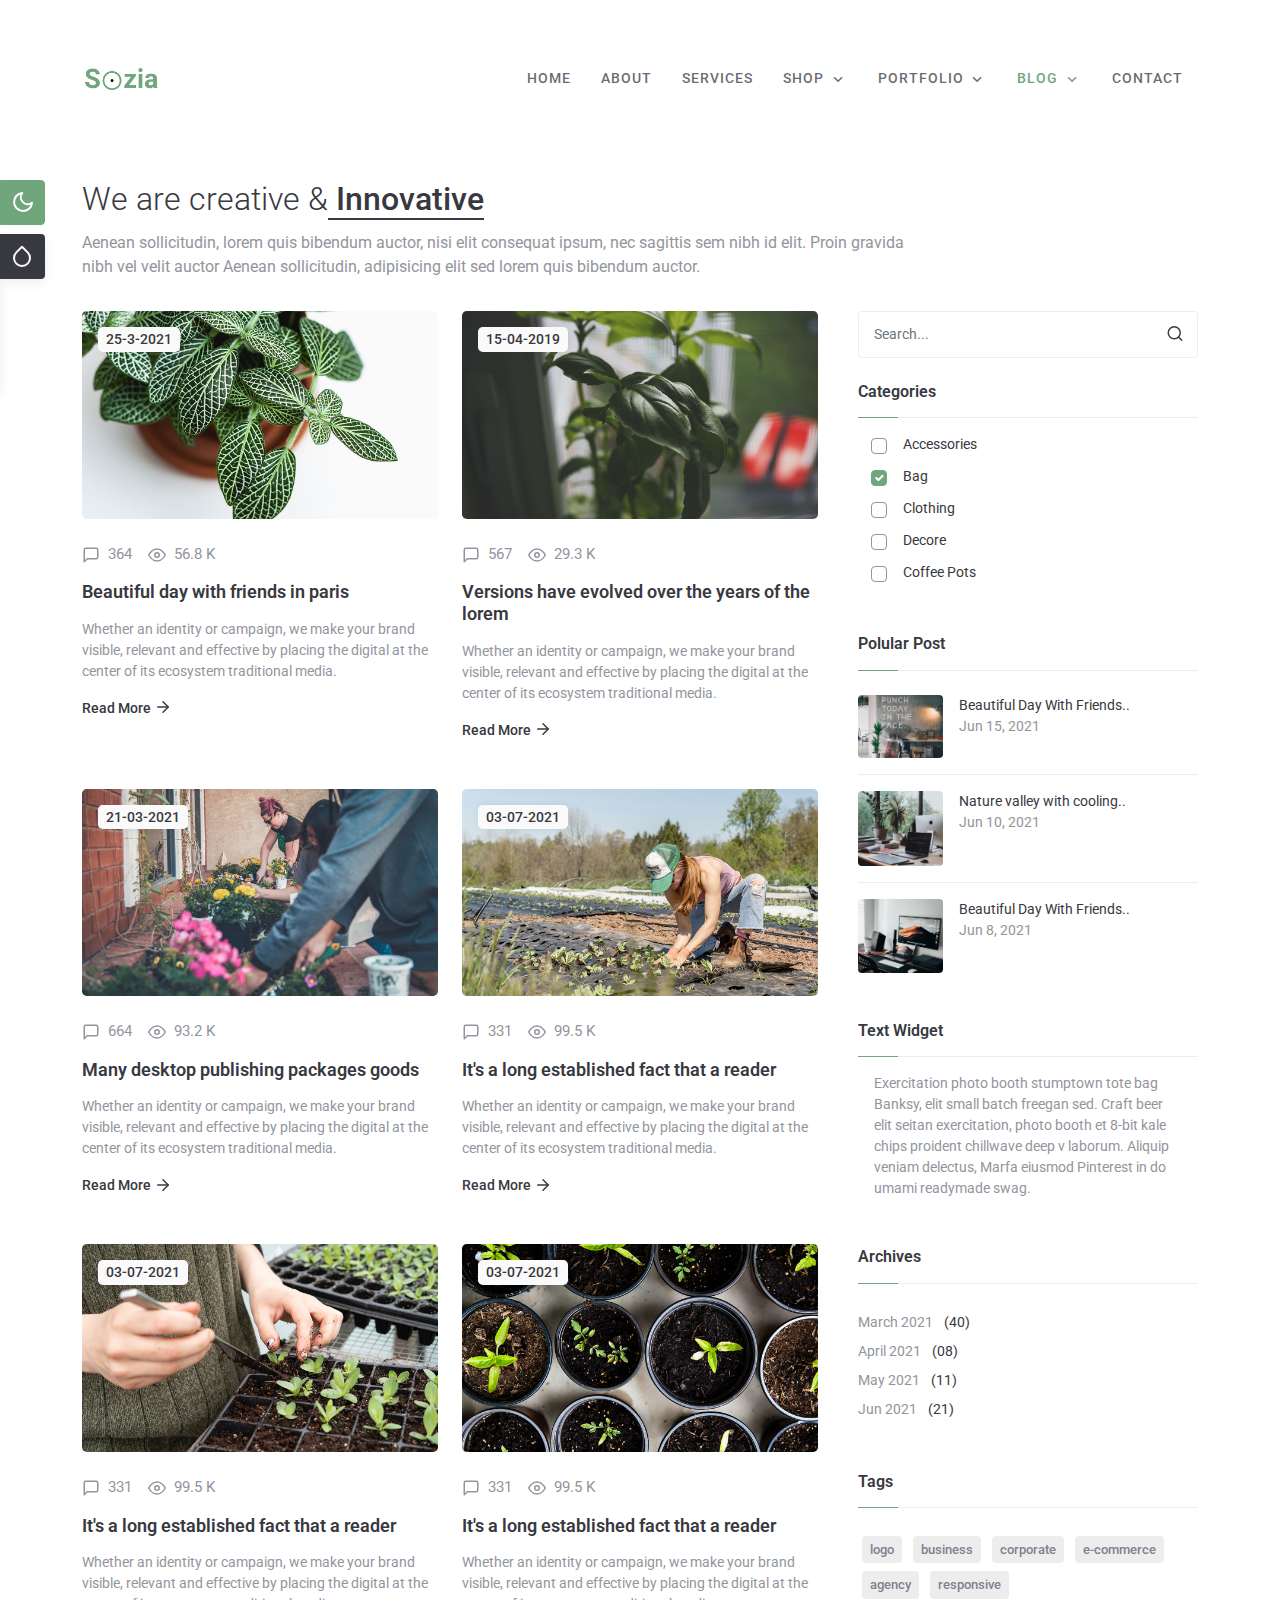
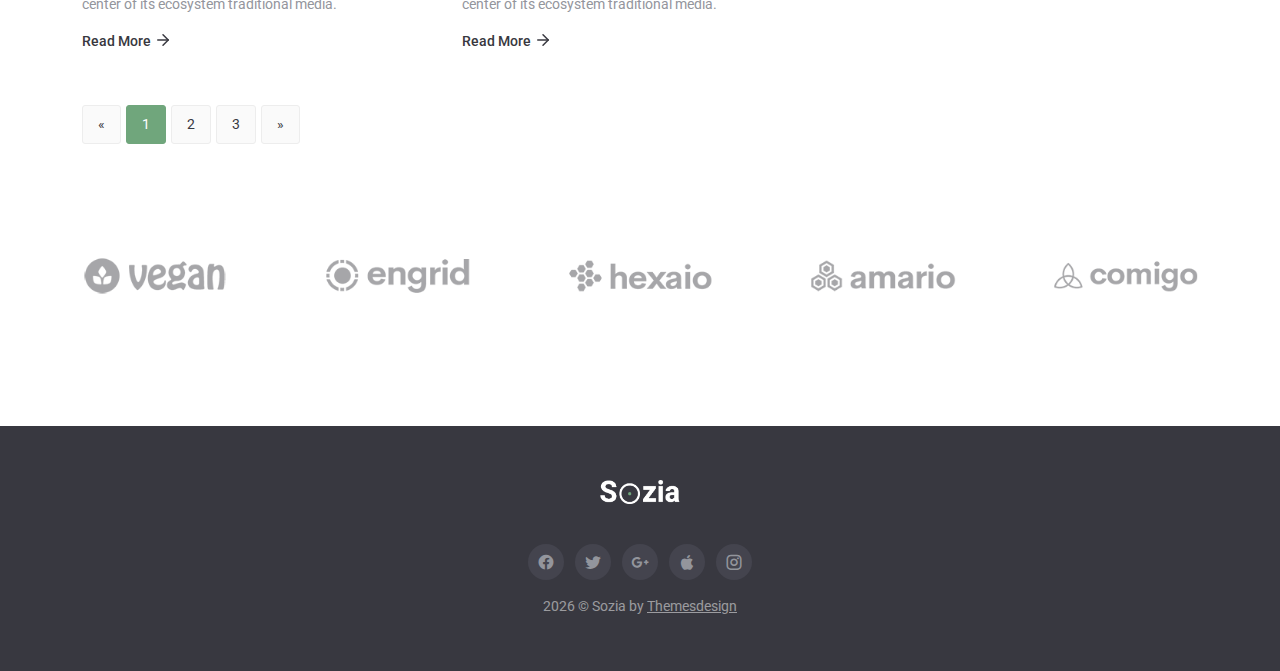
<file: blog-grid.html>
<!DOCTYPE html>
<html lang="en">

<head>
    <meta charset="UTF-8" />
    <title>Sozia - Responsive Minimal Template</title>
    <meta name="viewport" content="width=device-width, initial-scale=1" />
    <meta name="description" content="Premium Bootstrap 5 Landing Page Template" />
    <meta name="keywords" content="bootstrap 5, premium, marketing, multipurpose" />
    <meta name="author" content="Themesdesign" />

    <!-- App favicon -->
    <link rel="shortcut icon" href="images/favicon.ico" />

    <!-- CSS -->
    <link rel="stylesheet" href="css/bootstrap.min.css" type="text/css" />
    <link rel="stylesheet" type="text/css" href="css/materialdesignicons.min.css" />
    <!-- Pe 7 icon Css-->
    <link rel="stylesheet" type="text/css" href="css/pe-icon-7-stroke.css" />

    <!-- custom Css -->
    <link rel="stylesheet" id="app-css" type="text/css" href="css/style.css" />

    <!-- colors -->
    <link href="css/colors/default.css" rel="stylesheet" type="text/css" id="color-opt" />
</head>

<body data-bs-target=".navbar" data-bs-offset="110">
    <!-- light-dark mode button -->
    <a href="javascript: void(0);" id="mode" data-class="light" class="text-white rounded-end mode-btn"
        onclick="changeMode(event)">
        <i class="mode-dark mx-auto" data-feather="moon"></i>
        <i class="bx-spin mode-light" data-feather="sun"></i>
    </a>
    <!-- Start Navbar -->
    <nav class="navbar navbar-expand-lg fixed-top sticky mx-auto" id="navbar">
        <div class="container">
            <a href="index.html" class="navbar-brand me-4">
                <img src="images/logo-light.png" class="logo-light" alt="" height="22" />
                <img src="images/logo-dark.png" class="logo-dark" alt="" height="22" />
            </a>

            <div class="navbar-header">
                <button class="navbar-toggler" type="button" data-bs-toggle="collapse"
                    data-bs-target="#navbar-collapse-1" aria-expanded="false" aria-label="Toggle navigation">
                    <span class="mdi mdi-menu"></span>
                </button>
            </div>

            <div class="collapse navbar-collapse" id="navbar-collapse-1">
                <ul class="nav navbar-nav ms-auto">
                    <li class="nav-item"><a class="nav-link sub-menu-item" href="index.html">Home</a></li>
                    <li class="nav-item"><a class="nav-link sub-menu-item" href="about.html">About</a></li>
                    <li class="nav-item"><a class="nav-link sub-menu-item" href="services.html">Services</a></li>
                    <li class="nav-item dropdown parent-menu-item">
                        <a class="nav-link menu-item dropdown-toggle" data-bs-toggle="dropdown"
                            href="javascript:void(0)" role="button" aria-expanded="false">Shop</a>
                        <ul class="dropdown-menu border-0">
                            <li class="nav-item">
                                <a class="nav-link sub-menu-item" href="products.html">Products</a>
                            </li>
                            <li class="nav-item">
                                <a class="nav-link sub-menu-item" href="product-list.html">Product List</a>
                            </li>
                            <li class="nav-item">
                                <a class="nav-link sub-menu-item" href="product-detail.html">Product Details</a>
                            </li>
                            <li class="nav-item">
                                <a class="nav-link sub-menu-item" href="cart.html">Cart</a>
                            </li>
                            <li class="nav-item">
                                <a class="nav-link sub-menu-item" href="checkout.html">Checkout</a>
                            </li>

                        </ul>
                    </li>

                    <li class="nav-item dropdown parent-menu-item">
                        <a class="nav-link menu-item dropdown-toggle" data-bs-toggle="dropdown"
                            href="javascript:void(0)" role="button" aria-expanded="false">Portfolio</a>
                        <ul class="dropdown-menu border-0">
                            <li class="nav-item">
                                <a class="nav-link sub-menu-item" href="work.html">Work</a>
                            </li>
                            <li class="nav-item">
                                <a class="nav-link sub-menu-item" href="work-detail.html">Work Detail</a>
                            </li>
                        </ul>
                    </li>
                    <li class="nav-item dropdown parent-menu-item">
                        <a class="nav-link menu-item dropdown-toggle" data-bs-toggle="dropdown"
                            href="javascript:void(0)" role="button" aria-expanded="false">Blog</a>
                        <ul class="dropdown-menu border-0">
                            <li class="nav-item">
                                <a class="nav-link sub-menu-item" href="blog-listing.html">Blog Listing</a>
                            </li>

                            <li class="nav-item">
                                <a class="nav-link sub-menu-item" href="blog-grid.html">Blog Grid</a>
                            </li>
                            <li class="nav-item">
                                <a class="nav-link sub-menu-item" href="single-post.html">Single Post</a>
                            </li>
                        </ul>
                    </li>
                    <li class="nav-item">
                        <a class="nav-link sub-menu-item" href="contact.html">Contact</a>
                    </li>
                </ul>
            </div>
        </div>
    </nav>
    <!-- END NAVBAR -->


    <!-- Start Title -->
    <section>
        <div class="container">
            <div class="row">
                <div class="col-lg-9">
                    <h2 class="text-dark fw-light lh-base mt-5">We are creative &<span class="fw-medium title">
                            Innovative</span></h2>
                    <p class="fs-16 text-muted mb-0">Aenean sollicitudin, lorem quis bibendum auctor, nisi elit
                        consequat ipsum, nec sagittis sem nibh id elit. Proin gravida nibh vel velit auctor Aenean
                        sollicitudin, adipisicing elit sed lorem quis bibendum auctor.</p>
                </div>
            </div>
            <!-- end row -->
        </div>
        <!-- end container -->
    </section>
    <!-- End Title -->

    <section class="mt-4 pt-2">
        <div class="container">
            <div class="row">
                <div class="col-lg-8">
                    <div class="row">
                        <div class="col-lg-6">
                            <!-- Post-->
                            <article class="post position-relative pb-5">
                                <div
                                    class="date-box rounded-3 shadow text-center bg-light position-absolute top-0 start-0 py-1 px-2 ms-3 mt-3">
                                    <h6 class="fs-14 fw-medium mb-0">25-3-2021</h6>
                                </div>
                                <div class="post-preview mb-4">
                                    <a href="single-post.html"><img src="images/blog/blog-1.jpg" alt=""
                                            class="img-fluid rounded-3" /></a>
                                </div>
                                <div class="post">
                                    <div class="d-flex align-items-center gap-3">
                                        <p class="fs-15 text-muted mb-0"><i data-feather="message-square"
                                                class="icon-xs me-1"></i> <a href="javascript:void(0)"
                                                class="text-muted">364</a></p>
                                        <p class="fs-15 text-muted mb-0"><i data-feather="eye" class="icon-xs me-1"></i>
                                            <a href="javascript:void(0)" class="text-muted">56.8 K</a>
                                        </p>
                                    </div>
                                    <h6 class="fs-18 fw-semibold my-3 post-title"><a href="single-post.html">Beautiful
                                            day with
                                            friends in paris</a></h6>
                                    <p class="text-muted">
                                        Whether an identity or campaign, we make your brand visible, relevant and
                                        effective by
                                        placing the digital at the center of its ecosystem traditional media.
                                    </p>
                                    <a href="javascript:void(0)" class="fw-medium text-dark">Read More <i
                                            data-feather="arrow-right" class="icon-xs icon"></i></a>
                                </div>
                            </article>
                            <!-- Post end-->
                        </div>

                        <div class="col-lg-6">
                            <!-- Post-->
                            <article class="post position-relative pb-5">
                                <div
                                    class="date-box rounded-3 shadow text-center bg-light position-absolute top-0 start-0 py-1 px-2 ms-3 mt-3">
                                    <h6 class="fs-14 fw-medium mb-0">15-04-2019</h6>
                                </div>
                                <div class="post-preview mb-4">
                                    <a href="single-post.html"><img src="images/blog/blog-2.jpg" alt=""
                                            class="img-fluid rounded-3" /></a>
                                </div>
                                <div class="post">
                                    <div class="d-flex align-items-center gap-3">
                                        <p class="fs-15 text-muted mb-0"><i data-feather="message-square"
                                                class="icon-xs me-1"></i> <a href="javascript:void(0)"
                                                class="text-muted">567</a></p>
                                        <p class="fs-15 text-muted mb-0"><i data-feather="eye" class="icon-xs me-1"></i>
                                            <a href="javascript:void(0)" class="text-muted">29.3 K</a>
                                        </p>
                                    </div>
                                    <h6 class="fs-18 fw-semibold my-3 post-title"><a href="single-post.html">Versions
                                            have evolved over the years of the lorem</a></h6>
                                    <p class="text-muted">
                                        Whether an identity or campaign, we make your brand visible, relevant and
                                        effective by
                                        placing the digital at the center of its ecosystem traditional media.
                                    </p>
                                    <a href="javascript:void(0)" class="fw-medium text-dark">Read More <i
                                            data-feather="arrow-right" class="icon-xs icon"></i></a>
                                </div>
                            </article>
                            <!-- Post end-->
                        </div>
                        <div class="col-lg-6">
                            <!-- Post-->
                            <article class="post position-relative pb-5">
                                <div
                                    class="date-box rounded-3 shadow text-center bg-light position-absolute top-0 start-0 py-1 px-2 ms-3 mt-3">
                                    <h6 class="fs-14 fw-medium mb-0">21-03-2021</h6>
                                </div>
                                <div class="post-preview mb-4">
                                    <a href="single-post.html"><img src="images/blog/blog-3.jpg" alt=""
                                            class="img-fluid rounded-3" /></a>
                                </div>
                                <div class="post">
                                    <div class="d-flex align-items-center gap-3">
                                        <p class="fs-15 text-muted mb-0"><i data-feather="message-square"
                                                class="icon-xs me-1"></i> <a href="javascript:void(0)"
                                                class="text-muted">664</a></p>
                                        <p class="fs-15 text-muted mb-0"><i data-feather="eye" class="icon-xs me-1"></i>
                                            <a href="javascript:void(0)" class="text-muted">93.2 K</a>
                                        </p>
                                    </div>
                                    <h6 class="fs-18 fw-semibold my-3 post-title"><a href="single-post.html">Many
                                            desktop publishing packages goods</a></h6>
                                    <p class="text-muted">
                                        Whether an identity or campaign, we make your brand visible, relevant and
                                        effective by
                                        placing the digital at the center of its ecosystem traditional media.
                                    </p>
                                    <a href="javascript:void(0)" class="fw-medium text-dark">Read More <i
                                            data-feather="arrow-right" class="icon-xs icon"></i></a>
                                </div>
                            </article>
                            <!-- Post end-->
                        </div>
                        <div class="col-lg-6">
                            <!-- Post-->
                            <article class="post position-relative pb-5">
                                <div
                                    class="date-box rounded-3 shadow text-center bg-light position-absolute top-0 start-0 py-1 px-2 ms-3 mt-3">
                                    <h6 class="fs-14 fw-medium mb-0">03-07-2021</h6>
                                </div>
                                <div class="post-preview mb-4">
                                    <a href="single-post.html"><img src="images/blog/blog-4.jpg" alt=""
                                            class="img-fluid rounded-3" /></a>
                                </div>
                                <div class="post">
                                    <div class="d-flex align-items-center gap-3">
                                        <p class="fs-15 text-muted mb-0"><i data-feather="message-square"
                                                class="icon-xs me-1"></i> <a href="javascript:void(0)"
                                                class="text-muted">331</a></p>
                                        <p class="fs-15 text-muted mb-0"><i data-feather="eye" class="icon-xs me-1"></i>
                                            <a href="javascript:void(0)" class="text-muted">99.5 K</a>
                                        </p>
                                    </div>
                                    <h6 class="fs-18 fw-semibold my-3 post-title"><a href="single-post.html">It's a long
                                            established fact that a reader</a></h6>
                                    <p class="text-muted">
                                        Whether an identity or campaign, we make your brand visible, relevant and
                                        effective by
                                        placing the digital at the center of its ecosystem traditional media.
                                    </p>
                                    <a href="javascript:void(0)" class="fw-medium text-dark">Read More <i
                                            data-feather="arrow-right" class="icon-xs icon"></i></a>
                                </div>
                            </article>
                            <!-- Post end-->
                        </div>
                        <div class="col-lg-6">
                            <!-- Post-->
                            <article class="post position-relative pb-5">
                                <div
                                    class="date-box rounded-3 shadow text-center bg-light position-absolute top-0 start-0 py-1 px-2 ms-3 mt-3">
                                    <h6 class="fs-14 fw-medium mb-0">03-07-2021</h6>
                                </div>
                                <div class="post-preview mb-4">
                                    <a href="single-post.html"><img src="images/blog/blog-5.jpg" alt=""
                                            class="img-fluid rounded-3" /></a>
                                </div>
                                <div class="post">
                                    <div class="d-flex align-items-center gap-3">
                                        <p class="fs-15 text-muted mb-0"><i data-feather="message-square"
                                                class="icon-xs me-1"></i> <a href="javascript:void(0)"
                                                class="text-muted">331</a></p>
                                        <p class="fs-15 text-muted mb-0"><i data-feather="eye" class="icon-xs me-1"></i>
                                            <a href="javascript:void(0)" class="text-muted">99.5 K</a>
                                        </p>
                                    </div>
                                    <h6 class="fs-18 fw-semibold my-3 post-title"><a href="single-post.html">It's a long
                                            established fact that a reader</a></h6>
                                    <p class="text-muted">
                                        Whether an identity or campaign, we make your brand visible, relevant and
                                        effective by
                                        placing the digital at the center of its ecosystem traditional media.
                                    </p>
                                    <a href="javascript:void(0)" class="fw-medium text-dark">Read More <i
                                            data-feather="arrow-right" class="icon-xs icon"></i></a>
                                </div>
                            </article>
                            <!-- Post end-->
                        </div>
                        <div class="col-lg-6">
                            <!-- Post-->
                            <article class="post position-relative pb-5">
                                <div
                                    class="date-box rounded-3 shadow text-center bg-light position-absolute top-0 start-0 py-1 px-2 ms-3 mt-3">
                                    <h6 class="fs-14 fw-medium mb-0">03-07-2021</h6>
                                </div>
                                <div class="post-preview mb-4">
                                    <a href="single-post.html"><img src="images/blog/blog-6.jpg" alt=""
                                            class="img-fluid rounded-3" /></a>
                                </div>
                                <div class="post">
                                    <div class="d-flex align-items-center gap-3">
                                        <p class="fs-15 text-muted mb-0"><i data-feather="message-square"
                                                class="icon-xs me-1"></i> <a href="javascript:void(0)"
                                                class="text-muted">331</a></p>
                                        <p class="fs-15 text-muted mb-0"><i data-feather="eye" class="icon-xs me-1"></i>
                                            <a href="javascript:void(0)" class="text-muted">99.5 K</a>
                                        </p>
                                    </div>
                                    <h6 class="fs-18 fw-semibold my-3 post-title"><a href="single-post.html">It's a long
                                            established fact that a reader</a></h6>
                                    <p class="text-muted">
                                        Whether an identity or campaign, we make your brand visible, relevant and
                                        effective by
                                        placing the digital at the center of its ecosystem traditional media.
                                    </p>
                                    <a href="javascript:void(0)" class="fw-medium text-dark">Read More <i
                                            data-feather="arrow-right" class="icon-xs icon"></i></a>
                                </div>
                            </article>
                            <!-- Post end-->
                        </div>
                    </div>
                    <!-- end row -->
                    <div class="row">
                        <div class="col-lg-12 mt-sm-0 mt-4">
                            <nav aria-label="Page navigation example">
                                <ul class="pagination">
                                    <li class="page-item">
                                        <a class="page-link" href="javascript:void(0)" aria-label="Previous">
                                            <span aria-hidden="true">&laquo;</span>
                                        </a>
                                    </li>
                                    <li class="page-item"><a class="page-link active" href="javascript:void(0)">1</a>
                                    </li>
                                    <li class="page-item"><a class="page-link" href="javascript:void(0)">2</a></li>
                                    <li class="page-item"><a class="page-link" href="javascript:void(0)">3</a></li>
                                    <li class="page-item">
                                        <a class="page-link" href="javascript:void(0)" aria-label="Next">
                                            <span aria-hidden="true">&raquo;</span>
                                        </a>
                                    </li>
                                </ul>
                            </nav>
                        </div>
                    </div>
                </div>
                <!-- Sidebar-->
                <div class="col-lg-4 col-md-6">
                    <div class="sidebar ms-3">
                        <!-- Search widget-->
                        <aside class="widget widget_search">
                            <form class="position-relative">
                                <input class="form-control" type="search" placeholder="Search...">
                                <button
                                    class="bg-transparent border-0 position-absolute top-50 end-0 translate-middle-y me-2"
                                    type="submit"><span class="icon-xs icon text-dark"
                                        data-feather="search"></span></button>
                            </form>
                        </aside>
                        <div>
                            <div class="sd-title mt-4">
                                <h6 class="border-bottom pb-3 mb-0">Categories</h6>
                            </div>
                            <div class="ms-3 my-3">
                                <div class="form-check mb-2">
                                    <input class="form-check-input fs-16" type="checkbox" value=""
                                        id="flexCheckDefault" />
                                    <label class="form-check-label text-dark ms-2"
                                        for="flexCheckDefault">Accessories</label>
                                </div>
                                <div class="form-check mb-2">
                                    <input class="form-check-input fs-16" type="checkbox" value=""
                                        id="flexCheckChecked1" checked />
                                    <label class="form-check-label text-dark ms-2" for="flexCheckChecked1">Bag</label>
                                </div>
                                <div class="form-check mb-2">
                                    <input class="form-check-input fs-16" type="checkbox" value=""
                                        id="flexCheckChecked2" />
                                    <label class="form-check-label text-dark ms-2"
                                        for="flexCheckChecked2">Clothing</label>
                                </div>
                                <div class="form-check mb-2">
                                    <input class="form-check-input fs-16" type="checkbox" value=""
                                        id="flexCheckChecked3" />
                                    <label class="form-check-label text-dark ms-2"
                                        for="flexCheckChecked3">Decore</label>
                                </div>
                                <div class="form-check mb-2">
                                    <input class="form-check-input fs-16" type="checkbox" value=""
                                        id="flexCheckChecked4" />
                                    <label class="form-check-label text-dark ms-2" for="flexCheckChecked4">Coffee
                                        Pots</label>
                                </div>
                            </div>
                        </div>

                        <div class="mt-5">
                            <div class="sd-title mt-4">
                                <h6 class="border-bottom pb-3 mb-0">Polular Post</h6>
                            </div>
                            <ul class="list-unstyled my-4">
                                <li class="d-flex mb-3 pb-3 border-bottom">
                                    <a class="w-25 me-3" href="javascript:void(0)"><img src="images/works/img4.jpg"
                                            alt="" class="img-fluid rounded" /></a>
                                    <div class="flex-1"><a href="javascript:void(0)" class="text-dark">Beautiful Day
                                            With Friends..</a>
                                        <span class="d-block text-muted">Jun 15, 2021</span>
                                    </div>
                                </li>
                                <li class="d-flex mb-3 pb-3 border-bottom">
                                    <a class="w-25 me-3" href="javascript:void(0)"><img src="images/works/img2.jpg"
                                            alt="" class="img-fluid rounded" /></a>
                                    <div class="flex-1"><a href="javascript:void(0)" class="text-dark">Nature valley
                                            with cooling..</a>
                                        <span class="d-block text-muted">Jun 10, 2021</span>
                                    </div>
                                </li>
                                <li class="d-flex mb-3">
                                    <a class="w-25 me-3" href="javascript:void(0)"><img src="images/works/img10.jpg"
                                            alt="" class="img-fluid rounded" /></a>
                                    <div class="flex-1"><a href="javascript:void(0)" class="text-dark">Beautiful Day
                                            With Friends..</a>
                                        <span class="d-block text-muted">Jun 8, 2021</span>
                                    </div>
                                </li>
                            </ul>
                        </div>

                        <div class="mt-5">
                            <div class="sd-title mt-4">
                                <h6 class="border-bottom pb-3 mb-0">Text Widget</h6>
                            </div>
                            <p class="mx-3 my-3 text-muted">
                                Exercitation photo booth stumptown tote bag Banksy, elit small batch freegan sed. Craft
                                beer elit seitan exercitation, photo booth et 8-bit kale chips proident chillwave deep v
                                laborum. Aliquip veniam
                                delectus, Marfa eiusmod Pinterest in do umami readymade swag.
                            </p>
                        </div>

                        <div class="mt-5">
                            <div class="sd-title mt-4">
                                <h6 class="border-bottom pb-3 mb-0">Archives</h6>
                            </div>
                            <ul class="list-unstyled my-4">
                                <li class="py-1 text-dark"><a class="me-2 text-muted" href="javascript:void(0)">March
                                        2021</a> (40)
                                </li>
                                <li class="py-1 text-dark"><a class="me-2 text-muted" href="javascript:void(0)">April
                                        2021</a> (08)
                                </li>
                                <li class="py-1 text-dark"><a class="me-2 text-muted" href="javascript:void(0)">May
                                        2021</a> (11)</li>
                                <li class="py-1 text-dark"><a class="me-2 text-muted" href="javascript:void(0)">Jun
                                        2021</a> (21)</li>
                            </ul>
                        </div>

                        <div class="mt-5">
                            <div class="sd-title mt-4">
                                <h6 class="border-bottom pb-3 mb-0">Tags</h6>
                            </div>
                            <div class="tagcloud py-4">
                                <a class="rounded d-inline-block fs-13 fw-medium mx-1 my-1 px-2 py-1"
                                    href="javascript:void(0)">logo</a>
                                <a class="rounded d-inline-block fs-13 fw-medium mx-1 my-1 px-2 py-1"
                                    href="javascript:void(0)">business</a>
                                <a class="rounded d-inline-block fs-13 fw-medium mx-1 my-1 px-2 py-1"
                                    href="javascript:void(0)">corporate</a>
                                <a class="rounded d-inline-block fs-13 fw-medium mx-1 my-1 px-2 py-1"
                                    href="javascript:void(0)">e-commerce</a>
                                <a class="rounded d-inline-block fs-13 fw-medium mx-1 my-1 px-2 py-1"
                                    href="javascript:void(0)">agency</a>
                                <a class="rounded d-inline-block fs-13 fw-medium mx-1 my-1 px-2 py-1"
                                    href="javascript:void(0)">responsive</a>
                            </div>
                        </div>
                    </div>
                </div>
                <!-- Sidebar end-->
            </div>
        </div>
        <!-- end container -->
    </section>

    <!-- start brand-logo -->
    <section class="client-section section">
        <div class="container">
            <div class="row justify-content-between">
                <div class="col-md-auto col-12 mt-3 py-lg-0 py-3">
                    <div class="client-box">
                        <img src="images/brand/brand-1.png" class="mx-auto d-block img-fluid" alt="client-logo" />
                    </div>
                </div>
                <div class="col-md-auto col-12 mt-3 py-lg-0 py-3">
                    <div class="client-box">
                        <img src="images/brand/brand-2.png" class="mx-auto d-block img-fluid" alt="client-logo" />
                    </div>
                </div>
                <div class="col-md-auto col-12 mt-3 py-lg-0 py-3">
                    <div class="client-box">
                        <img src="images/brand/brand-3.png" class="mx-auto d-block img-fluid" alt="client-logo" />
                    </div>
                </div>
                <div class="col-md-auto col-12 mt-3 py-lg-0 py-3">
                    <div class="client-box">
                        <img src="images/brand/brand-4.png" class="mx-auto d-block img-fluid" alt="client-logo" />
                    </div>
                </div>
                <div class="col-md-auto col-12 mt-3 py-lg-0 py-3">
                    <div class="client-box">
                        <img src="images/brand/brand-5.png" class="mx-auto d-block img-fluid" alt="client-logo" />
                    </div>
                </div>
            </div>
            <!-- end row -->
        </div>
        <!-- end container -->
    </section>
    <!-- end brand-logo -->

    <!-- FOOTER -->
    <footer class="footer">
        <div class="container">
            <div class="row">
                <div class="col-lg-12">
                    <div class="text-center">
                        <a href="index.html" class="footer-logo d-inline-block py-4">
                            <img src="images/logo-light.png" class="mx-auto logo-dark" alt="" height="24" />
                        </a>

                        <ul class="list-inline social-circle mt-3">
                            <li class="list-inline-item"><a href="javascript:void(0)"> <i class="mdi mdi-facebook"></i>
                                </a></li>
                            <li class="list-inline-item"><a href="javascript:void(0)"> <i class="mdi mdi-twitter"></i>
                                </a></li>
                            <li class="list-inline-item"><a href="javascript:void(0)"> <i
                                        class="mdi mdi-google-plus"></i> </a></li>
                            <li class="list-inline-item"><a href="javascript:void(0)"> <i class="mdi mdi-apple"></i>
                                </a></li>
                            <li class="list-inline-item"><a href="javascript:void(0)"> <i class="mdi mdi-instagram"></i>
                                </a></li>
                        </ul>

                        <div class="text-white-50 pb-4">
                            <script>document.write(new Date().getFullYear())</script> &copy; Sozia by <a
                                class="text-white-50 text-decoration-underline" target="_blank"
                                href="https://themesdesign.in">Themesdesign</a>
                        </div>

                    </div>
                </div>
            </div>
            <!-- end row -->
        </div>
    </footer>
    <!-- END FOOTER -->

    <!-- Style switcher -->
    <div id="style-switcher" onclick="toggleSwitcher()">
        <div>
            <h3>Select Your Color</h3>
            <ul class="pattern">
                <li>
                    <a class="color1" href="javascript: void(0);" onclick="setColor('default')"></a>
                </li>
                <li>
                    <a class="color2" href="javascript: void(0);" onclick="setColor('success')"></a>
                </li>
                <li>
                    <a class="color3" href="javascript: void(0);" onclick="setColor('warning')"></a>
                </li>
                <li>
                    <a class="color4" href="javascript: void(0);" onclick="setColor('danger')"></a>
                </li>
                <li>
                    <a class="color5" href="javascript: void(0);" onclick="setColor('info')"></a>
                </li>
                <li>
                    <a class="color6" href="javascript: void(0);" onclick="setColor('amber')"></a>
                </li>
            </ul>
        </div>
        <div class="bottom">
            <a href="javascript: void(0);" class="settings rounded-end text-light"><i data-feather="droplet"></i></a>
        </div>
    </div>
    <!-- end Style switcher -->

    <!-- Javascript -->
    <script src="js/bootstrap.bundle.min.js"></script>

    <!-- feather icon -->
    <script src="js/feather.js"></script>

    <!-- app js -->
    <script src="js/app.js"></script>
</body>

</html>
</file>
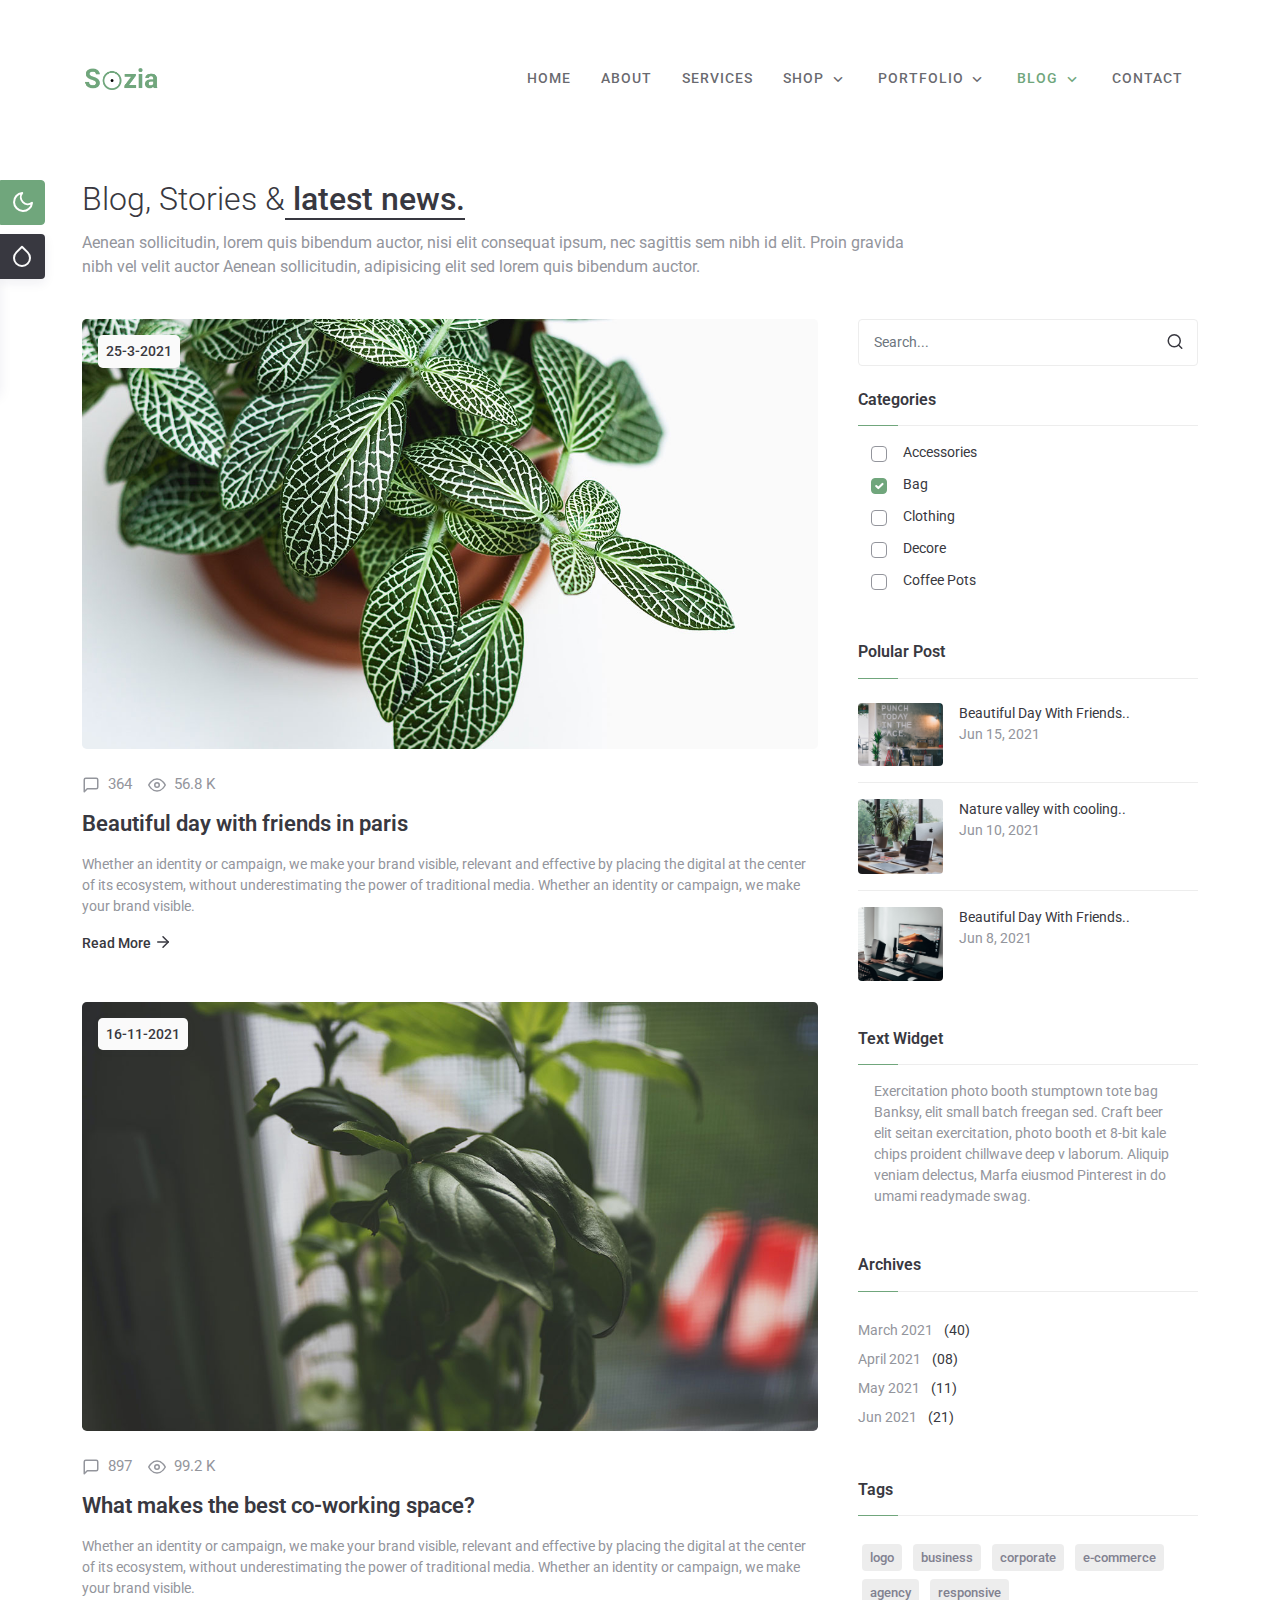
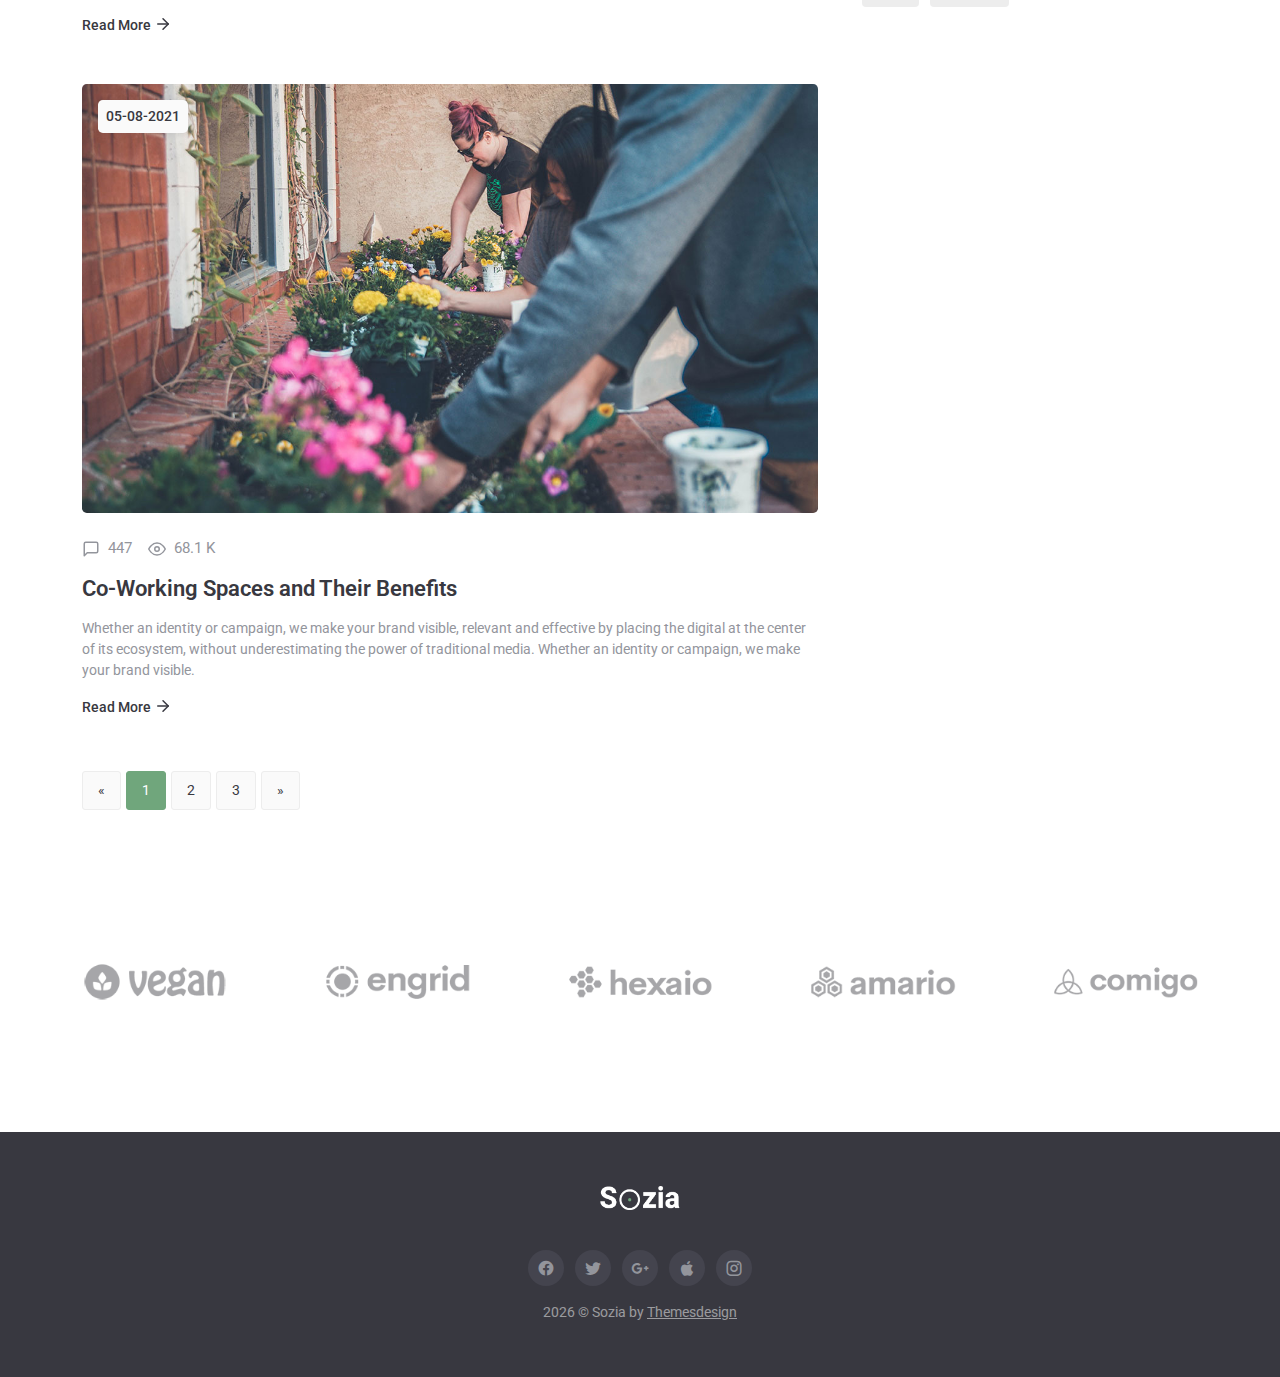
<file: blog-listing.html>
<!DOCTYPE html>
<html lang="en">

<head>
    <meta charset="UTF-8" />
    <title>Sozia - Responsive Minimal Template</title>
    <meta name="viewport" content="width=device-width, initial-scale=1" />
    <meta name="description" content="Premium Bootstrap 5 Landing Page Template" />
    <meta name="keywords" content="bootstrap 5, premium, marketing, multipurpose" />
    <meta name="author" content="Themesdesign" />

    <!-- App favicon -->
    <link rel="shortcut icon" href="images/favicon.ico" />

    <!-- CSS -->
    <link rel="stylesheet" href="css/bootstrap.min.css" type="text/css" />
    <link rel="stylesheet" type="text/css" href="css/materialdesignicons.min.css" />
    <!-- Pe 7 icon Css-->
    <link rel="stylesheet" type="text/css" href="css/pe-icon-7-stroke.css" />

    <!-- custom Css -->
    <link rel="stylesheet" id="app-css" type="text/css" href="css/style.css" />

    <!-- colors -->
    <link href="css/colors/default.css" rel="stylesheet" type="text/css" id="color-opt" />
</head>

<body data-bs-target=".navbar" data-bs-offset="110">
    <!-- light-dark mode button -->
    <a href="javascript: void(0);" id="mode" data-class="light" class="text-white rounded-end mode-btn"
        onclick="changeMode(event)">
        <i class="mode-dark mx-auto" data-feather="moon"></i>
        <i class="bx-spin mode-light" data-feather="sun"></i>
    </a>
    <!-- Start Navbar -->
    <nav class="navbar navbar-expand-lg fixed-top sticky mx-auto" id="navbar">
        <div class="container">
            <a href="index.html" class="navbar-brand me-4">
                <img src="images/logo-light.png" class="logo-light" alt="" height="22" />
                <img src="images/logo-dark.png" class="logo-dark" alt="" height="22" />
            </a>

            <div class="navbar-header">
                <button class="navbar-toggler" type="button" data-bs-toggle="collapse"
                    data-bs-target="#navbar-collapse-1" aria-expanded="false" aria-label="Toggle navigation">
                    <span class="mdi mdi-menu"></span>
                </button>
            </div>

            <div class="collapse navbar-collapse" id="navbar-collapse-1">
                <ul class="nav navbar-nav ms-auto">
                    <li class="nav-item"><a class="nav-link sub-menu-item" href="index.html">Home</a></li>
                    <li class="nav-item"><a class="nav-link sub-menu-item" href="about.html">About</a></li>
                    <li class="nav-item"><a class="nav-link sub-menu-item" href="services.html">Services</a></li>
                    <li class="nav-item dropdown parent-menu-item">
                        <a class="nav-link menu-item dropdown-toggle" data-bs-toggle="dropdown"
                            href="javascript:void(0)" role="button" aria-expanded="false">Shop</a>
                        <ul class="dropdown-menu border-0">
                            <li class="nav-item">
                                <a class="nav-link sub-menu-item" href="products.html">Products</a>
                            </li>
                            <li class="nav-item">
                                <a class="nav-link sub-menu-item" href="product-list.html">Product List</a>
                            </li>
                            <li class="nav-item">
                                <a class="nav-link sub-menu-item" href="product-detail.html">Product Details</a>
                            </li>
                            <li class="nav-item">
                                <a class="nav-link sub-menu-item" href="cart.html">Cart</a>
                            </li>
                            <li class="nav-item">
                                <a class="nav-link sub-menu-item" href="checkout.html">Checkout</a>
                            </li>

                        </ul>
                    </li>

                    <li class="nav-item dropdown parent-menu-item">
                        <a class="nav-link menu-item dropdown-toggle" data-bs-toggle="dropdown"
                            href="javascript:void(0)" role="button" aria-expanded="false">Portfolio</a>
                        <ul class="dropdown-menu border-0">
                            <li class="nav-item">
                                <a class="nav-link sub-menu-item" href="work.html">Work</a>
                            </li>
                            <li class="nav-item">
                                <a class="nav-link sub-menu-item" href="work-detail.html">Work Detail</a>
                            </li>
                        </ul>
                    </li>
                    <li class="nav-item dropdown parent-menu-item">
                        <a class="nav-link menu-item dropdown-toggle" data-bs-toggle="dropdown"
                            href="javascript:void(0)" role="button" aria-expanded="false">Blog</a>
                        <ul class="dropdown-menu border-0">
                            <li class="nav-item">
                                <a class="nav-link sub-menu-item" href="blog-listing.html">Blog Listing</a>
                            </li>

                            <li class="nav-item">
                                <a class="nav-link sub-menu-item" href="blog-grid.html">Blog Grid</a>
                            </li>
                            <li class="nav-item">
                                <a class="nav-link sub-menu-item" href="single-post.html">Single Post</a>
                            </li>
                        </ul>
                    </li>
                    <li class="nav-item">
                        <a class="nav-link sub-menu-item" href="contact.html">Contact</a>
                    </li>
                </ul>
            </div>
        </div>
    </nav>
    <!-- END NAVBAR -->


    <!-- Start Title -->
    <section>
        <div class="container">
            <div class="row">
                <div class="col-lg-9">
                    <h2 class="text-dark fw-light lh-base mt-5">Blog, Stories &<span class="fw-medium title"> latest
                            news.</span></h2>
                    <p class="fs-16 text-muted mb-0">Aenean sollicitudin, lorem quis bibendum auctor, nisi elit
                        consequat ipsum, nec sagittis sem nibh id elit. Proin gravida nibh vel velit auctor Aenean
                        sollicitudin, adipisicing elit sed lorem quis bibendum auctor.</p>
                </div>
            </div>
            <!-- end row -->
        </div>
        <!-- end container -->
    </section>
    <!-- End Title -->

    <section class="sm-section">
        <div class="container">
            <div class="row">
                <div class="col-lg-8 col-md-6">
                    <!-- Post-->
                    <article class="post position-relative pb-5">
                        <div
                            class="date-box rounded-3 shadow text-center bg-light position-absolute top-0 start-0 p-2 ms-3 mt-3">
                            <h6 class="fs-14 fw-medium mb-0">25-3-2021</h6>
                        </div>
                        <div class="post-preview mb-4">
                            <a href="single-post.html"><img src="images/blog/blog-1.jpg" alt=""
                                    class="img-fluid rounded-3" /></a>
                        </div>
                        <div class="post">
                            <div class="d-flex align-items-center gap-3">
                                <p class="fs-15 text-muted mb-0"><i data-feather="message-square"
                                        class="icon-xs me-1"></i> <a href="javascript:void(0)"
                                        class="text-muted">364</a></p>
                                <p class="fs-15 text-muted mb-0"><i data-feather="eye" class="icon-xs me-1"></i> <a
                                        href="javascript:void(0)" class="text-muted">56.8 K</a></p>
                            </div>
                            <h6 class="fs-22 fw-semibold my-3 post-title"><a href="single-post.html">Beautiful day with
                                    friends in paris</a></h6>
                            <p class="text-muted">
                                Whether an identity or campaign, we make your brand visible, relevant and effective by
                                placing the digital at the center of its ecosystem, without underestimating the power of
                                traditional media. Whether
                                an identity or campaign, we make your brand visible.
                            </p>
                            <a href="javascript:void(0)" class="fw-medium text-dark">Read More <i
                                    data-feather="arrow-right" class="icon-xs icon"></i></a>
                        </div>
                    </article>
                    <!-- Post end-->
                    <!-- Post-->
                    <article class="post position-relative pb-5">
                        <div
                            class="date-box rounded-3 shadow text-center bg-light position-absolute top-0 start-0 p-2 ms-3 mt-3">
                            <h6 class="fs-14 fw-medium mb-0">16-11-2021</h6>
                        </div>
                        <div class="post-preview mb-4">
                            <a href="single-post.html"><img src="images/blog/blog-2.jpg" alt=""
                                    class="img-fluid rounded-3" /></a>
                        </div>
                        <div class="post">
                            <div class="d-flex align-items-center gap-3">
                                <p class="fs-15 text-muted mb-0"><i data-feather="message-square"
                                        class="icon-xs me-1"></i> <a href="javascript:void(0)"
                                        class="text-muted">897</a></p>
                                <p class="fs-15 text-muted mb-0"><i data-feather="eye" class="icon-xs me-1"></i> <a
                                        href="javascript:void(0)" class="text-muted">99.2 K</a></p>
                            </div>
                            <h6 class="fs-22 fw-semibold my-3 post-title"><a href="single-post.html">What makes the best
                                    co-working space?</a></h6>
                            <p class="text-muted">
                                Whether an identity or campaign, we make your brand visible, relevant and effective by
                                placing the digital at the center of its ecosystem, without underestimating the power of
                                traditional media. Whether
                                an identity or campaign, we make your brand visible.
                            </p>
                            <a href="javascript:void(0)" class="fw-medium text-dark">Read More <i
                                    data-feather="arrow-right" class="icon-xs icon"></i></a>
                        </div>
                    </article>
                    <!-- Post end-->
                    <!-- Post-->
                    <article class="post position-relative pb-5">
                        <div
                            class="date-box rounded-3 shadow text-center bg-light position-absolute top-0 start-0 p-2 ms-3 mt-3">
                            <h6 class="fs-14 fw-medium mb-0">05-08-2021</h6>
                        </div>
                        <div class="post-preview mb-4">
                            <a href="single-post.html"><img src="images/blog/blog-3.jpg" alt=""
                                    class="img-fluid rounded-3" /></a>
                        </div>
                        <div class="post">
                            <div class="d-flex align-items-center gap-3">
                                <p class="fs-15 text-muted mb-0"><i data-feather="message-square"
                                        class="icon-xs me-1"></i> <a href="javascript:void(0)"
                                        class="text-muted">447</a></p>
                                <p class="fs-15 text-muted mb-0"><i data-feather="eye" class="icon-xs me-1"></i> <a
                                        href="javascript:void(0)" class="text-muted">68.1 K</a></p>
                            </div>
                            <h6 class="fs-22 fw-semibold my-3 post-title"><a href="single-post.html">Co-Working Spaces
                                    and Their Benefits</a></h6>
                            <p class="text-muted">
                                Whether an identity or campaign, we make your brand visible, relevant and effective by
                                placing the digital at the center of its ecosystem, without underestimating the power of
                                traditional media. Whether
                                an identity or campaign, we make your brand visible.
                            </p>
                            <a href="javascript:void(0)" class="fw-medium text-dark">Read More <i
                                    data-feather="arrow-right" class="icon-xs icon"></i></a>
                        </div>
                    </article>
                    <!-- Post end-->
                </div>
                <div class="col-lg-4 col-md-6">
                    <div class="sidebar ms-3">
                        <!-- Search widget-->
                        <aside class="widget widget_search">
                            <form class="position-relative">
                                <input class="form-control" type="search" placeholder="Search...">
                                <button
                                    class="bg-transparent border-0 position-absolute top-50 end-0 translate-middle-y me-2"
                                    type="submit"><span class="icon-xs icon text-dark"
                                        data-feather="search"></span></button>
                            </form>
                        </aside>
                        <div>
                            <div class="sd-title mt-4">
                                <h6 class="border-bottom pb-3 mb-0">Categories</h6>
                            </div>
                            <div class="ms-3 my-3">
                                <div class="form-check mb-2">
                                    <input class="form-check-input fs-16" type="checkbox" value=""
                                        id="flexCheckDefault" />
                                    <label class="form-check-label text-dark ms-2"
                                        for="flexCheckDefault">Accessories</label>
                                </div>
                                <div class="form-check mb-2">
                                    <input class="form-check-input fs-16" type="checkbox" value=""
                                        id="flexCheckChecked1" checked />
                                    <label class="form-check-label text-dark ms-2" for="flexCheckChecked1">Bag</label>
                                </div>
                                <div class="form-check mb-2">
                                    <input class="form-check-input fs-16" type="checkbox" value=""
                                        id="flexCheckChecked2" />
                                    <label class="form-check-label text-dark ms-2"
                                        for="flexCheckChecked2">Clothing</label>
                                </div>
                                <div class="form-check mb-2">
                                    <input class="form-check-input fs-16" type="checkbox" value=""
                                        id="flexCheckChecked3" />
                                    <label class="form-check-label text-dark ms-2"
                                        for="flexCheckChecked3">Decore</label>
                                </div>
                                <div class="form-check mb-2">
                                    <input class="form-check-input fs-16" type="checkbox" value=""
                                        id="flexCheckChecked4" />
                                    <label class="form-check-label text-dark ms-2" for="flexCheckChecked4">Coffee
                                        Pots</label>
                                </div>
                            </div>
                        </div>

                        <div class="mt-5">
                            <div class="sd-title mt-4">
                                <h6 class="border-bottom pb-3 mb-0">Polular Post</h6>
                            </div>
                            <ul class="list-unstyled my-4">
                                <li class="d-flex mb-3 pb-3 border-bottom">
                                    <a class="w-25 me-3" href="javascript:void(0)"><img src="images/works/img4.jpg"
                                            alt="" class="img-fluid rounded" /></a>
                                    <div class="flex-1"><a href="javascript:void(0)" class="text-dark">Beautiful Day
                                            With Friends..</a>
                                        <span class="d-block text-muted">Jun 15, 2021</span>
                                    </div>
                                </li>
                                <li class="d-flex mb-3 pb-3 border-bottom">
                                    <a class="w-25 me-3" href="javascript:void(0)"><img src="images/works/img2.jpg"
                                            alt="" class="img-fluid rounded" /></a>
                                    <div class="flex-1"><a href="javascript:void(0)" class="text-dark">Nature valley
                                            with cooling..</a>
                                        <span class="d-block text-muted">Jun 10, 2021</span>
                                    </div>
                                </li>
                                <li class="d-flex mb-3">
                                    <a class="w-25 me-3" href="javascript:void(0)"><img src="images/works/img10.jpg"
                                            alt="" class="img-fluid rounded" /></a>
                                    <div class="flex-1"><a href="javascript:void(0)" class="text-dark">Beautiful Day
                                            With Friends..</a>
                                        <span class="d-block text-muted">Jun 8, 2021</span>
                                    </div>
                                </li>
                            </ul>
                        </div>

                        <div class="mt-5">
                            <div class="sd-title mt-4">
                                <h6 class="border-bottom pb-3 mb-0">Text Widget</h6>
                            </div>
                            <p class="mx-3 my-3 text-muted">
                                Exercitation photo booth stumptown tote bag Banksy, elit small batch freegan sed. Craft
                                beer elit seitan exercitation, photo booth et 8-bit kale chips proident chillwave deep v
                                laborum. Aliquip veniam
                                delectus, Marfa eiusmod Pinterest in do umami readymade swag.
                            </p>
                        </div>

                        <div class="mt-5">
                            <div class="sd-title mt-4">
                                <h6 class="border-bottom pb-3 mb-0">Archives</h6>
                            </div>
                            <ul class="list-unstyled my-4">
                                <li class="py-1 text-dark"><a class="me-2 text-muted" href="javascript:void(0)">March
                                        2021</a> (40)
                                </li>
                                <li class="py-1 text-dark"><a class="me-2 text-muted" href="javascript:void(0)">April
                                        2021</a> (08)
                                </li>
                                <li class="py-1 text-dark"><a class="me-2 text-muted" href="javascript:void(0)">May
                                        2021</a> (11)</li>
                                <li class="py-1 text-dark"><a class="me-2 text-muted" href="javascript:void(0)">Jun
                                        2021</a> (21)</li>
                            </ul>
                        </div>

                        <div class="mt-5">
                            <div class="sd-title mt-4">
                                <h6 class="border-bottom pb-3 mb-0">Tags</h6>
                            </div>
                            <div class="tagcloud py-4">
                                <a class="rounded d-inline-block fs-13 fw-medium mx-1 my-1 px-2 py-1"
                                    href="javascript:void(0)">logo</a>
                                <a class="rounded d-inline-block fs-13 fw-medium mx-1 my-1 px-2 py-1"
                                    href="javascript:void(0)">business</a>
                                <a class="rounded d-inline-block fs-13 fw-medium mx-1 my-1 px-2 py-1"
                                    href="javascript:void(0)">corporate</a>
                                <a class="rounded d-inline-block fs-13 fw-medium mx-1 my-1 px-2 py-1"
                                    href="javascript:void(0)">e-commerce</a>
                                <a class="rounded d-inline-block fs-13 fw-medium mx-1 my-1 px-2 py-1"
                                    href="javascript:void(0)">agency</a>
                                <a class="rounded d-inline-block fs-13 fw-medium mx-1 my-1 px-2 py-1"
                                    href="javascript:void(0)">responsive</a>
                            </div>
                        </div>
                    </div>
                </div>
            </div>
            <!-- end row -->
            <div class="row">
                <div class="col-lg-12 mt-sm-0 mt-4">
                    <nav aria-label="Page navigation example">
                        <ul class="pagination">
                            <li class="page-item">
                                <a class="page-link" href="javascript:void(0)" aria-label="Previous">
                                    <span aria-hidden="true">&laquo;</span>
                                </a>
                            </li>
                            <li class="page-item"><a class="page-link active" href="javascript:void(0)">1</a></li>
                            <li class="page-item"><a class="page-link" href="javascript:void(0)">2</a></li>
                            <li class="page-item"><a class="page-link" href="javascript:void(0)">3</a></li>
                            <li class="page-item">
                                <a class="page-link" href="javascript:void(0)" aria-label="Next">
                                    <span aria-hidden="true">&raquo;</span>
                                </a>
                            </li>
                        </ul>
                    </nav>
                </div>
            </div>
        </div>
    </section>

    <!-- start brand-logo -->
    <section class="client-section section">
        <div class="container">
            <div class="row justify-content-between">
                <div class="col-md-auto col-12 mt-3 py-lg-0 py-3">
                    <div class="client-box">
                        <img src="images/brand/brand-1.png" class="mx-auto d-block img-fluid" alt="client-logo" />
                    </div>
                </div>
                <div class="col-md-auto col-12 mt-3 py-lg-0 py-3">
                    <div class="client-box">
                        <img src="images/brand/brand-2.png" class="mx-auto d-block img-fluid" alt="client-logo" />
                    </div>
                </div>
                <div class="col-md-auto col-12 mt-3 py-lg-0 py-3">
                    <div class="client-box">
                        <img src="images/brand/brand-3.png" class="mx-auto d-block img-fluid" alt="client-logo" />
                    </div>
                </div>
                <div class="col-md-auto col-12 mt-3 py-lg-0 py-3">
                    <div class="client-box">
                        <img src="images/brand/brand-4.png" class="mx-auto d-block img-fluid" alt="client-logo" />
                    </div>
                </div>
                <div class="col-md-auto col-12 mt-3 py-lg-0 py-3">
                    <div class="client-box">
                        <img src="images/brand/brand-5.png" class="mx-auto d-block img-fluid" alt="client-logo" />
                    </div>
                </div>
            </div>
            <!-- end row -->
        </div>
        <!-- end container -->
    </section>
    <!-- end brand-logo -->

    <!-- FOOTER -->
    <footer class="footer">
        <div class="container">
            <div class="row">
                <div class="col-lg-12">
                    <div class="text-center">
                        <a href="index.html" class="footer-logo d-inline-block py-4">
                            <img src="images/logo-light.png" class="mx-auto logo-dark" alt="" height="24" />
                        </a>

                        <ul class="list-inline social-circle mt-3">
                            <li class="list-inline-item"><a href="javascript:void(0)"> <i class="mdi mdi-facebook"></i>
                                </a></li>
                            <li class="list-inline-item"><a href="javascript:void(0)"> <i class="mdi mdi-twitter"></i>
                                </a></li>
                            <li class="list-inline-item"><a href="javascript:void(0)"> <i
                                        class="mdi mdi-google-plus"></i> </a></li>
                            <li class="list-inline-item"><a href="javascript:void(0)"> <i class="mdi mdi-apple"></i>
                                </a></li>
                            <li class="list-inline-item"><a href="javascript:void(0)"> <i class="mdi mdi-instagram"></i>
                                </a></li>
                        </ul>

                        <div class="text-white-50 pb-4">
                            <script>document.write(new Date().getFullYear())</script> &copy; Sozia by <a
                                class="text-white-50 text-decoration-underline" target="_blank"
                                href="https://themesdesign.in">Themesdesign</a>
                        </div>

                    </div>
                </div>
            </div>
            <!-- end row -->
        </div>
    </footer>
    <!-- END FOOTER -->

    <!-- Style switcher -->
    <div id="style-switcher" onclick="toggleSwitcher()">
        <div>
            <h3>Select Your Color</h3>
            <ul class="pattern">
                <li>
                    <a class="color1" href="javascript: void(0);" onclick="setColor('default')"></a>
                </li>
                <li>
                    <a class="color2" href="javascript: void(0);" onclick="setColor('success')"></a>
                </li>
                <li>
                    <a class="color3" href="javascript: void(0);" onclick="setColor('warning')"></a>
                </li>
                <li>
                    <a class="color4" href="javascript: void(0);" onclick="setColor('danger')"></a>
                </li>
                <li>
                    <a class="color5" href="javascript: void(0);" onclick="setColor('info')"></a>
                </li>
                <li>
                    <a class="color6" href="javascript: void(0);" onclick="setColor('amber')"></a>
                </li>
            </ul>
        </div>
        <div class="bottom">
            <a href="javascript: void(0);" class="settings rounded-end text-light"><i data-feather="droplet"></i></a>
        </div>
    </div>
    <!-- end Style switcher -->

    <!-- Javascript -->
    <script src="js/bootstrap.bundle.min.js"></script>

    <!-- feather icon -->
    <script src="js/feather.js"></script>

    <!-- app js -->
    <script src="js/app.js"></script>
</body>

</html>
</file>
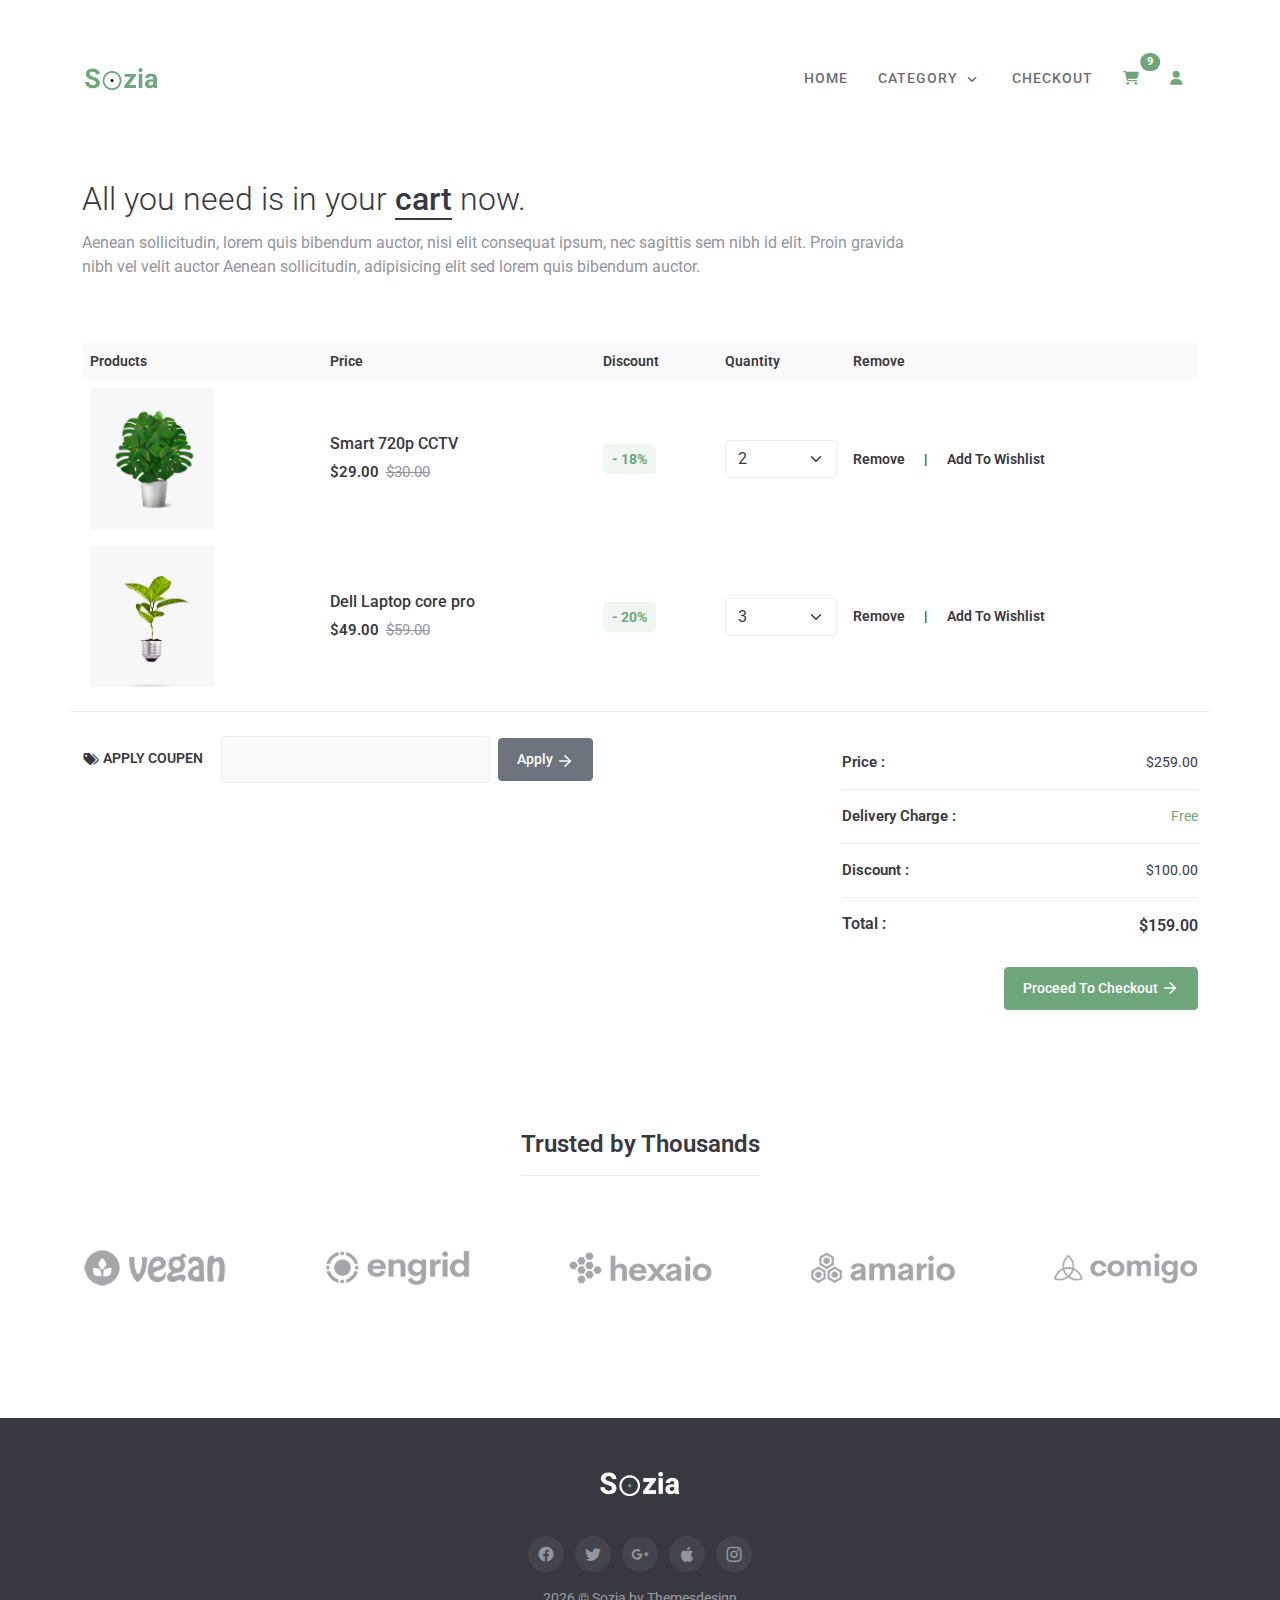
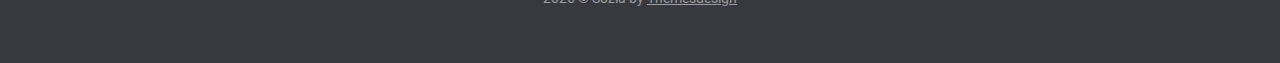
<file: cart.html>
<!DOCTYPE html>
<html lang="en">
  <head>
    <meta charset="UTF-8" />
    <title>Sozia - Responsive Minimal Template</title>
    <meta name="viewport" content="width=device-width, initial-scale=1" />
    <meta
      name="description"
      content="Premium Bootstrap 5 Landing Page Template"
    />
    <meta
      name="keywords"
      content="bootstrap 5, premium, marketing, multipurpose"
    />
    <meta name="author" content="Themesdesign" />

    <!-- App favicon -->
    <link rel="shortcut icon" href="images/favicon.ico" />

    <!-- icons -->
    <link
      rel="stylesheet"
      href="https://cdnjs.cloudflare.com/ajax/libs/font-awesome/6.7.2/css/all.min.css"
    />

    <!-- CSS -->
    <link rel="stylesheet" href="css/bootstrap.min.css" type="text/css" />
    <link
      rel="stylesheet"
      type="text/css"
      href="css/materialdesignicons.min.css"
    />
    <!-- Pe 7 icon Css-->
    <link rel="stylesheet" type="text/css" href="css/pe-icon-7-stroke.css" />

    <!-- custom Css -->
    <link rel="stylesheet" id="app-css" type="text/css" href="css/style.css" />
    <link rel="stylesheet" id="app-css" type="text/css" href="css/new.css" />

    <!-- colors -->
    <link
      href="css/colors/default.css"
      rel="stylesheet"
      type="text/css"
      id="color-opt"
    />
  </head>

  <body data-bs-target=".navbar" data-bs-offset="110">
    <!-- light-dark mode button -->
    <!-- <a
      href="javascript: void(0);"
      id="mode"
      data-class="light"
      class="text-white rounded-end mode-btn"
      onclick="changeMode(event)"
    >
      <i class="mode-dark mx-auto" data-feather="moon"></i>
      <i class="bx-spin mode-light" data-feather="sun"></i>
    </a> -->
    <!-- Start Navbar -->
    <nav class="navbar navbar-expand-lg fixed-top sticky mx-auto" id="navbar">
      <div class="container">
        <a href="index.html" class="navbar-brand me-4">
          <img
            src="images/logo-light.png"
            class="logo-light"
            alt=""
            height="22"
          />
          <img
            src="images/logo-dark.png"
            class="logo-dark"
            alt=""
            height="22"
          />
        </a>

        <div class="navbar-header">
          <button
            class="navbar-toggler"
            type="button"
            data-bs-toggle="collapse"
            data-bs-target="#navbar-collapse-1"
            aria-expanded="false"
            aria-label="Toggle navigation"
          >
            <span class="mdi mdi-menu"></span>
          </button>
        </div>

        <div class="collapse navbar-collapse" id="navbar-collapse-1">
          <ul class="nav navbar-nav ms-auto">
            <li class="nav-item">
              <a class="nav-link sub-menu-item" href="index.html">Home</a>
            </li>
            <li class="nav-item dropdown parent-menu-item">
              <a
                class="nav-link menu-item dropdown-toggle"
                data-bs-toggle="dropdown"
                href="javascript:void(0)"
                role="button"
                aria-expanded="false"
                >Category</a
              >
              <ul class="dropdown-menu border-0">
                <li class="nav-item">
                  <a class="nav-link sub-menu-item" href="products.html"
                    >Products</a
                  >
                </li>
                <!-- <li class="nav-item">
                  <a class="nav-link sub-menu-item" href="product-list.html"
                    >Product List</a
                  >
                </li> -->
                <li class="nav-item">
                  <a class="nav-link sub-menu-item" href="product-detail.html"
                    >Product Details</a
                  >
                </li>
              </ul>
            </li>
            <li class="nav-item">
              <a class="nav-link sub-menu-item" href="checkout.html"
                >Checkout</a
              >
            </li>
            <li class="nav-item">
              <button type="button" class="cart-btn position-relative">
                <a class="nav-link sub-menu-item" href="cart.html"
                  ><i class="fa-solid fa-cart-shopping text-primary"></i
                ></a>
                <span
                  class="position-absolute cart-badge start-90 translate-middle badge rounded-pill bg-primary"
                >
                  9
                  <span class="visually-hidden">Items added</span>
                </span>
              </button>
              <!--  -->
            </li>

            <li class="nav-item">
              <a href="profile.html" class="nav-link">
                <i class="fa-solid fa-user text-primary"></i>
              </a>
            </li>

            <!-- <li class="nav-item dropdown parent-menu-item">
              <a
                class="nav-link menu-item dropdown-toggle"
                data-bs-toggle="dropdown"
                href="javascript:void(0)"
                role="button"
                aria-expanded="false"
                >Portfolio</a
              >
              <ul class="dropdown-menu border-0">
                <li class="nav-item">
                  <a class="nav-link sub-menu-item" href="work.html">Work</a>
                </li>
                <li class="nav-item">
                  <a class="nav-link sub-menu-item" href="work-detail.html"
                    >Work Detail</a
                  >
                </li>
              </ul>
            </li>
            <li class="nav-item dropdown parent-menu-item">
              <a
                class="nav-link menu-item dropdown-toggle"
                data-bs-toggle="dropdown"
                href="javascript:void(0)"
                role="button"
                aria-expanded="false"
                >Blog</a
              >
              <ul class="dropdown-menu border-0">
                <li class="nav-item">
                  <a class="nav-link sub-menu-item" href="blog-listing.html"
                    >Blog Listing</a
                  >
                </li>

                <li class="nav-item">
                  <a class="nav-link sub-menu-item" href="blog-grid.html"
                    >Blog Grid</a
                  >
                </li>
                <li class="nav-item">
                  <a class="nav-link sub-menu-item" href="single-post.html"
                    >Single Post</a
                  >
                </li>
              </ul>
            </li>
            <li class="nav-item">
              <a class="nav-link sub-menu-item" href="contact.html">Contact</a>
            </li> -->
          </ul>
        </div>
      </div>
    </nav>
    <!-- END NAVBAR -->

    <!-- Start Title -->
    <section>
      <div class="container">
        <div class="row">
          <div class="col-lg-9">
            <div class="page-title">
              <h2 class="text-dark fw-light lh-base mt-5">
                All you need is in your
                <span class="fw-medium title">cart</span> now.
              </h2>
              <p class="fs-16 text-muted mb-0">
                Aenean sollicitudin, lorem quis bibendum auctor, nisi elit
                consequat ipsum, nec sagittis sem nibh id elit. Proin gravida
                nibh vel velit auctor Aenean sollicitudin, adipisicing elit sed
                lorem quis bibendum auctor.
              </p>
            </div>
          </div>
        </div>
        <!-- end row -->
      </div>
      <!-- end container -->
    </section>
    <!-- End Title -->

    <section class="sm-section">
      <div class="container">
        <div class="row">
          <div class="col-lg-12">
            <div class="table-responsive mt-4">
              <table class="table caption-top table-borderless pro-table">
                <thead class="bg-light text-dark">
                  <tr>
                    <th scope="col" class="fw-semibold mt-2">Products</th>
                    <th scope="col" class="fw-semibold mt-2">Price</th>
                    <th scope="col" class="fw-semibold mt-2">Discount</th>
                    <th scope="col" class="fw-semibold mt-2">Quantity</th>
                    <th scope="col" class="fw-semibold mt-2">Remove</th>
                  </tr>
                </thead>
                <tbody>
                  <tr class="align-middle">
                    <th scope="row">
                      <img
                        class="img-fluid rounded"
                        src="images/products/pro-1.jpg"
                        width="125"
                        alt=""
                      />
                    </th>
                    <td>
                      <h5 class="fs-16 fw-medium">Smart 720p CCTV</h5>
                      <div class="price d-inline-block">
                        <ins
                          class="text-dark pe-1 fs-15 fw-semibold text-decoration-none"
                          >$29.00</ins
                        >
                        <del class="text-muted fs-15">$30.00</del>
                      </div>
                    </td>
                    <td>
                      <div>
                        <span
                          class="badge bg-soft-primary text-primary rounded-3 fs-14 fw-bold py-2"
                          >- 18%</span
                        >
                      </div>
                    </td>
                    <td>
                      <select class="form-select border" id="autoSizingSelect">
                        <option value="1">1</option>
                        <option value="2" selected>2</option>
                        <option value="3">3</option>
                      </select>
                    </td>
                    <td>
                      <a href="javascript:void(0)" class="text-dark fw-semibold"
                        >Remove <span class="mx-3">|</span> Add To Wishlist</a
                      >
                    </td>
                  </tr>
                  <tr class="align-middle">
                    <th scope="row">
                      <img
                        class="img-fluid rounded"
                        src="images/products/pro-6.jpg"
                        width="125"
                        alt=""
                      />
                    </th>
                    <td>
                      <h5 class="fs-16 fw-medium">Dell Laptop core pro</h5>
                      <div class="price d-inline-block">
                        <ins
                          class="text-dark pe-1 fs-15 fw-semibold text-decoration-none"
                          >$49.00</ins
                        >
                        <del class="text-muted fs-15">$59.00</del>
                      </div>
                    </td>
                    <td>
                      <div>
                        <span
                          class="badge bg-soft-primary text-primary rounded-3 fs-14 fw-bold py-2"
                          >- 20%</span
                        >
                      </div>
                    </td>
                    <td>
                      <select class="form-select border" id="autoSizingSelect1">
                        <option value="1">1</option>
                        <option value="2">2</option>
                        <option value="3" selected>3</option>
                      </select>
                    </td>
                    <td>
                      <a href="javascript:void(0)" class="text-dark fw-semibold"
                        >Remove <span class="mx-3">|</span> Add To Wishlist</a
                      >
                    </td>
                  </tr>
                </tbody>
              </table>
            </div>
            <div class="row border-top">
              <div class="col-lg-6 mt-4">
                <div class="mb-3 row g-2 align-items-center">
                  <label
                    for="inputCode"
                    class="col-sm-3 col-3 col-form-label text-uppercase text-dark fw-semibold"
                    ><i
                      class="mdi mdi-tag-multiple fs-18 text-dark align-middle"
                    ></i>
                    Apply Coupen</label
                  >
                  <div class="col-sm-6 col-5">
                    <input
                      type="text"
                      class="form-control bg-light border"
                      id="inputCode"
                    />
                  </div>
                  <div class="col-sm-3 col-4">
                    <a href="javascript:void(0)" class="btn btn-secondary"
                      >Apply <i class="icon-xs" data-feather="arrow-right"></i
                    ></a>
                  </div>
                </div>
              </div>
              <div class="col-lg-4 offset-lg-2 mt-4">
                <div>
                  <ul class="list-unstyled list-inline border-bottom py-3 mb-0">
                    <li class="list-inline-item">
                      <h5 class="fs-15 mb-0 fw-semibold">Price :</h5>
                    </li>
                    <li class="list-inline-item float-end text-dark">
                      $259.00
                    </li>
                  </ul>
                  <ul class="list-unstyled list-inline border-bottom py-3 mb-0">
                    <li class="list-inline-item">
                      <h5 class="fs-15 mb-0 fw-semibold">Delivery Charge :</h5>
                    </li>
                    <li
                      class="list-inline-item float-end text-dark text-primary"
                    >
                      Free
                    </li>
                  </ul>
                  <ul class="list-unstyled list-inline border-bottom py-3 mb-0">
                    <li class="list-inline-item">
                      <h5 class="fs-15 mb-0 fw-semibold">Discount :</h5>
                    </li>
                    <li class="list-inline-item float-end text-dark">
                      $100.00
                    </li>
                  </ul>
                  <ul class="list-unstyled list-inline py-3 mb-0">
                    <li class="list-inline-item">
                      <h5 class="fs-16 mb-0 fw-semibold">Total :</h5>
                    </li>
                    <li
                      class="list-inline-item fs-16 fw-semibold text-dark float-end"
                    >
                      $159.00
                    </li>
                  </ul>
                  <a href="checkout.html" class="btn btn-primary mt-3 float-end"
                    >Proceed To Checkout
                    <i class="icon-xs icon" data-feather="arrow-right"></i
                  ></a>
                </div>
              </div>
            </div>
          </div>
        </div>
      </div>
    </section>

    <!-- start brand-logo -->
    <section class="client-section section">
      <div class="container">
        <div class="row">
          <div class="col-12 text-center mb-5">
            <h4 class="fw-semibold border-bottom d-inline-block text-dark pb-3">
              Trusted by Thousands
            </h4>
          </div>
        </div>

        <div class="row justify-content-between">
          <div class="col-md-auto col-12 mt-3 py-lg-0 py-3">
            <div class="client-box">
              <img
                src="images/brand/brand-1.png"
                class="mx-auto d-block img-fluid"
                alt="client-logo"
              />
            </div>
          </div>
          <div class="col-md-auto col-12 mt-3 py-lg-0 py-3">
            <div class="client-box">
              <img
                src="images/brand/brand-2.png"
                class="mx-auto d-block img-fluid"
                alt="client-logo"
              />
            </div>
          </div>
          <div class="col-md-auto col-12 mt-3 py-lg-0 py-3">
            <div class="client-box">
              <img
                src="images/brand/brand-3.png"
                class="mx-auto d-block img-fluid"
                alt="client-logo"
              />
            </div>
          </div>
          <div class="col-md-auto col-12 mt-3 py-lg-0 py-3">
            <div class="client-box">
              <img
                src="images/brand/brand-4.png"
                class="mx-auto d-block img-fluid"
                alt="client-logo"
              />
            </div>
          </div>
          <div class="col-md-auto col-12 mt-3 py-lg-0 py-3">
            <div class="client-box">
              <img
                src="images/brand/brand-5.png"
                class="mx-auto d-block img-fluid"
                alt="client-logo"
              />
            </div>
          </div>
        </div>
        <!-- end row -->
      </div>
      <!-- end container -->
    </section>
    <!-- end brand-logo -->

    <!-- FOOTER -->
    <footer class="footer">
      <div class="container">
        <div class="row">
          <div class="col-lg-12">
            <div class="text-center">
              <a href="index.html" class="footer-logo d-inline-block py-4">
                <img
                  src="images/logo-light.png"
                  class="mx-auto logo-dark"
                  alt=""
                  height="24"
                />
              </a>

              <ul class="list-inline social-circle mt-3">
                <li class="list-inline-item">
                  <a href="javascript:void(0)">
                    <i class="mdi mdi-facebook"></i>
                  </a>
                </li>
                <li class="list-inline-item">
                  <a href="javascript:void(0)">
                    <i class="mdi mdi-twitter"></i>
                  </a>
                </li>
                <li class="list-inline-item">
                  <a href="javascript:void(0)">
                    <i class="mdi mdi-google-plus"></i>
                  </a>
                </li>
                <li class="list-inline-item">
                  <a href="javascript:void(0)">
                    <i class="mdi mdi-apple"></i>
                  </a>
                </li>
                <li class="list-inline-item">
                  <a href="javascript:void(0)">
                    <i class="mdi mdi-instagram"></i>
                  </a>
                </li>
              </ul>

              <div class="text-white-50 pb-4">
                <script>
                  document.write(new Date().getFullYear());
                </script>
                &copy; Sozia by
                <a
                  class="text-white-50 text-decoration-underline"
                  target="_blank"
                  href="https://themesdesign.in"
                  >Themesdesign</a
                >
              </div>
            </div>
          </div>
        </div>
        <!-- end row -->
      </div>
    </footer>
    <!-- END FOOTER -->

    <!-- Style switcher -->
    <!-- <div id="style-switcher" onclick="toggleSwitcher()">
      <div>
        <h3>Select Your Color</h3>
        <ul class="pattern">
          <li>
            <a
              class="color1"
              href="javascript: void(0);"
              onclick="setColor('default')"
            ></a>
          </li>
          <li>
            <a
              class="color2"
              href="javascript: void(0);"
              onclick="setColor('success')"
            ></a>
          </li>
          <li>
            <a
              class="color3"
              href="javascript: void(0);"
              onclick="setColor('warning')"
            ></a>
          </li>
          <li>
            <a
              class="color4"
              href="javascript: void(0);"
              onclick="setColor('danger')"
            ></a>
          </li>
          <li>
            <a
              class="color5"
              href="javascript: void(0);"
              onclick="setColor('info')"
            ></a>
          </li>
          <li>
            <a
              class="color6"
              href="javascript: void(0);"
              onclick="setColor('amber')"
            ></a>
          </li>
        </ul>
      </div>
      <div class="bottom">
        <a href="javascript: void(0);" class="settings rounded-end text-light"
          ><i data-feather="droplet"></i
        ></a>
      </div>
    </div> -->
    <!-- end Style switcher -->

    <!-- Javascript -->
    <script src="js/bootstrap.bundle.min.js"></script>

    <!-- feather icon -->
    <script src="js/feather.js"></script>

    <!-- app js -->
    <script src="js/app.js"></script>
  </body>
</html>
</file>
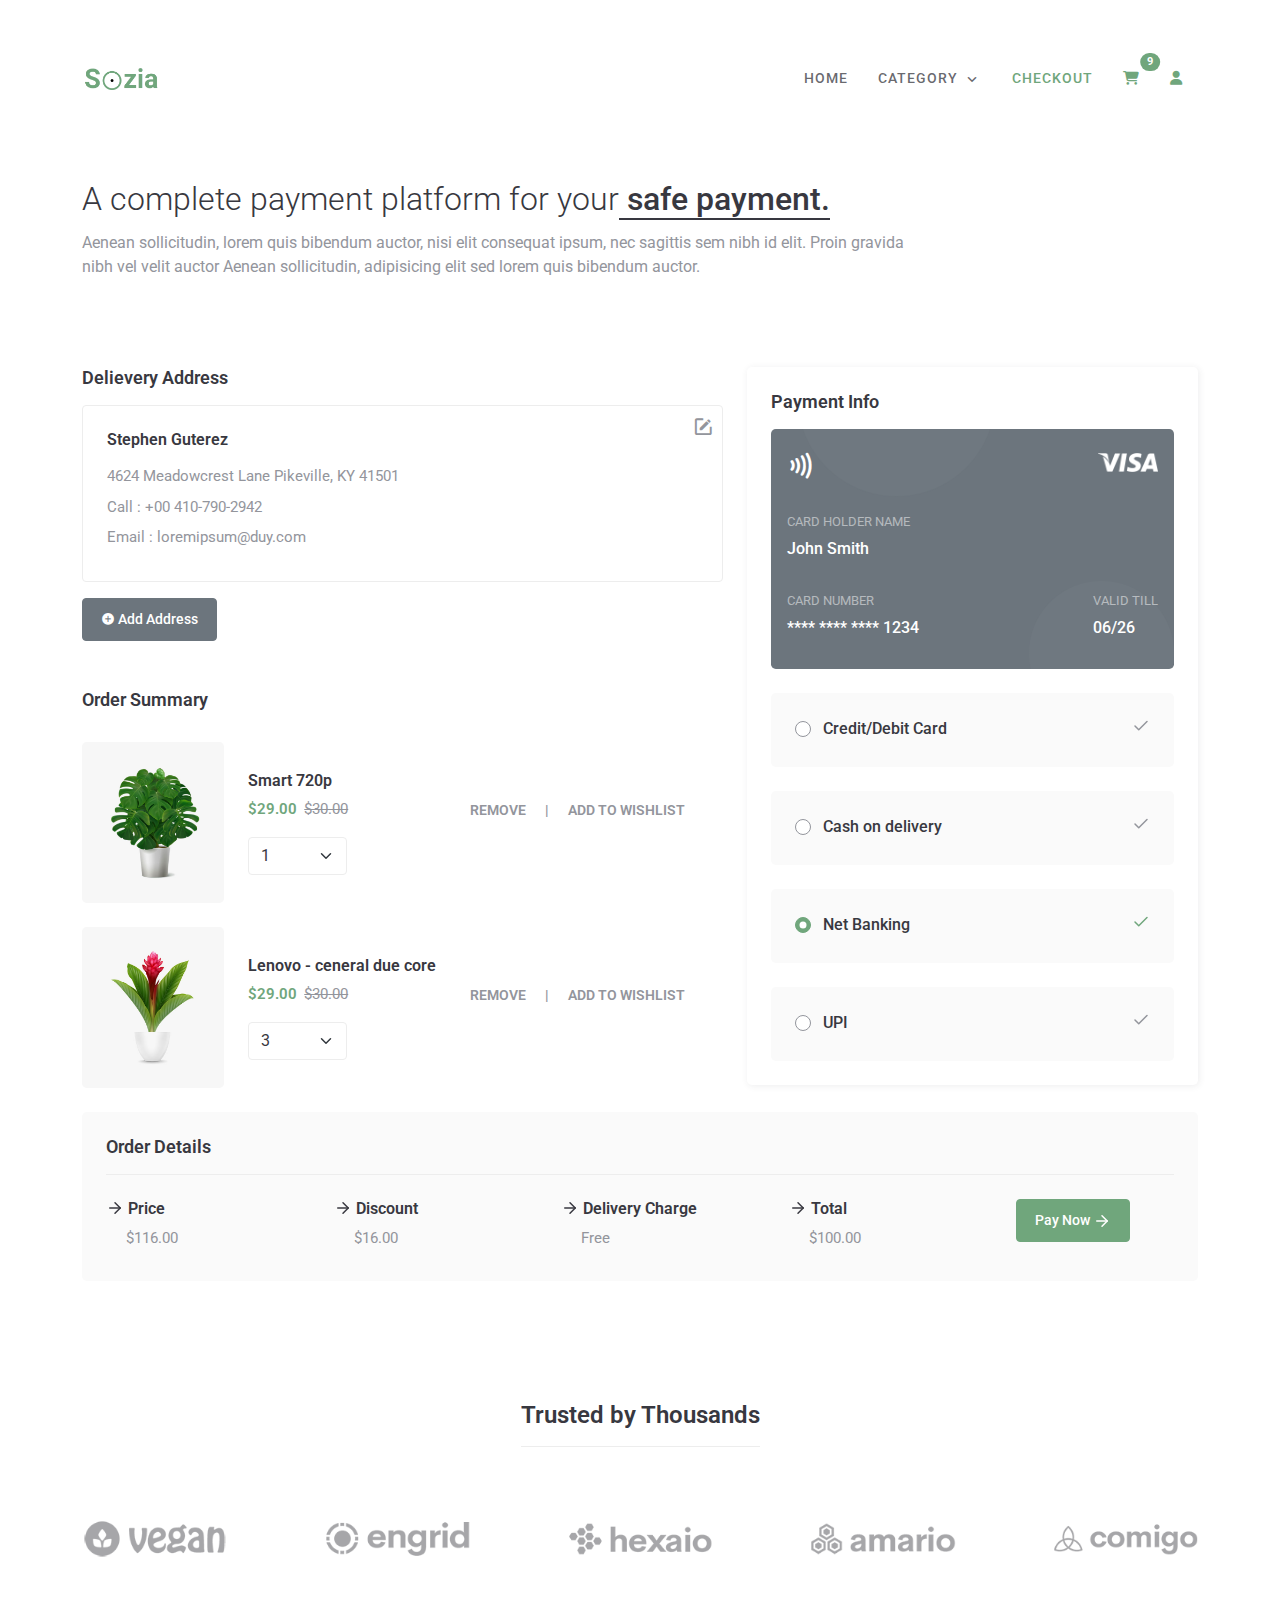
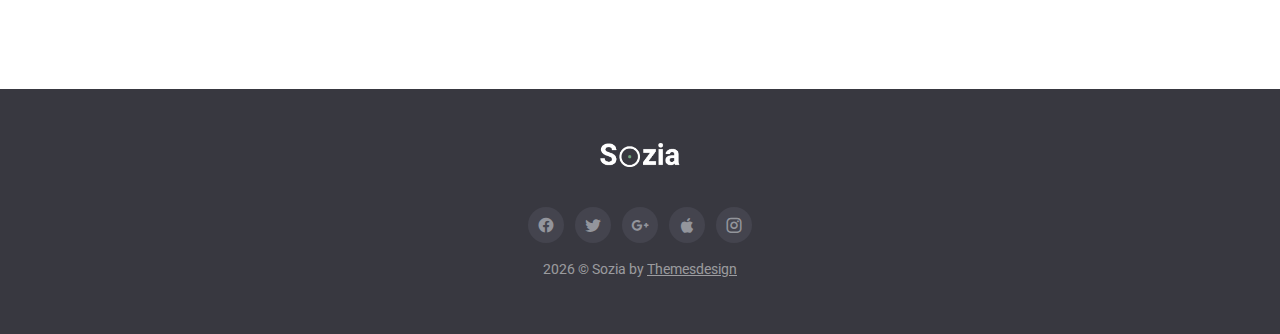
<file: checkout.html>
<!DOCTYPE html>
<html lang="en">
  <head>
    <meta charset="UTF-8" />
    <title>Sozia - Responsive Minimal Template</title>
    <meta name="viewport" content="width=device-width, initial-scale=1" />
    <meta
      name="description"
      content="Premium Bootstrap 5 Landing Page Template"
    />
    <meta
      name="keywords"
      content="bootstrap 5, premium, marketing, multipurpose"
    />
    <meta name="author" content="Themesdesign" />

    <!-- App favicon -->
    <link rel="shortcut icon" href="images/favicon.ico" />

    <!-- icons -->
    <link
      rel="stylesheet"
      href="https://cdnjs.cloudflare.com/ajax/libs/font-awesome/6.7.2/css/all.min.css"
    />

    <!-- CSS -->
    <link rel="stylesheet" href="css/bootstrap.min.css" type="text/css" />
    <link
      rel="stylesheet"
      type="text/css"
      href="css/materialdesignicons.min.css"
    />
    <!-- Pe 7 icon Css-->
    <link rel="stylesheet" type="text/css" href="css/pe-icon-7-stroke.css" />

    <!-- custom Css -->
    <link rel="stylesheet" id="app-css" type="text/css" href="css/style.css" />
    <link rel="stylesheet" id="app-css" type="text/css" href="css/new.css" />

    <!-- colors -->
    <link
      href="css/colors/default.css"
      rel="stylesheet"
      type="text/css"
      id="color-opt"
    />
  </head>

  <body data-bs-target=".navbar" data-bs-offset="110">
    <!-- light-dark mode button -->
    <!-- <a
      href="javascript: void(0);"
      id="mode"
      data-class="light"
      class="text-white rounded-end mode-btn"
      onclick="changeMode(event)"
    >
      <i class="mode-dark mx-auto" data-feather="moon"></i>
      <i class="bx-spin mode-light" data-feather="sun"></i>
    </a> -->
    <!-- Start Navbar -->
    <nav class="navbar navbar-expand-lg fixed-top sticky mx-auto" id="navbar">
      <div class="container">
        <a href="index.html" class="navbar-brand me-4">
          <img
            src="images/logo-light.png"
            class="logo-light"
            alt=""
            height="22"
          />
          <img
            src="images/logo-dark.png"
            class="logo-dark"
            alt=""
            height="22"
          />
        </a>

        <div class="navbar-header">
          <button
            class="navbar-toggler"
            type="button"
            data-bs-toggle="collapse"
            data-bs-target="#navbar-collapse-1"
            aria-expanded="false"
            aria-label="Toggle navigation"
          >
            <span class="mdi mdi-menu"></span>
          </button>
        </div>

        <div class="collapse navbar-collapse" id="navbar-collapse-1">
          <ul class="nav navbar-nav ms-auto">
            <li class="nav-item">
              <a class="nav-link sub-menu-item" href="index.html">Home</a>
            </li>
            <li class="nav-item dropdown parent-menu-item">
              <a
                class="nav-link menu-item dropdown-toggle"
                data-bs-toggle="dropdown"
                href="javascript:void(0)"
                role="button"
                aria-expanded="false"
                >Category</a
              >
              <ul class="dropdown-menu border-0">
                <li class="nav-item">
                  <a class="nav-link sub-menu-item" href="products.html"
                    >Products</a
                  >
                </li>
                <!-- <li class="nav-item">
                  <a class="nav-link sub-menu-item" href="product-list.html"
                    >Product List</a
                  >
                </li> -->
                <li class="nav-item">
                  <a class="nav-link sub-menu-item" href="product-detail.html"
                    >Product Details</a
                  >
                </li>
              </ul>
            </li>

            <li class="nav-item">
              <a class="nav-link sub-menu-item" href="checkout.html"
                >Checkout</a
              >
            </li>

            <li class="nav-item">
              <button type="button" class="cart-btn position-relative">
                <a class="nav-link sub-menu-item" href="cart.html"
                  ><i class="fa-solid fa-cart-shopping text-primary"></i
                ></a>
                <span
                  class="position-absolute cart-badge start-90 translate-middle badge rounded-pill bg-primary"
                >
                  9
                  <span class="visually-hidden">Items added</span>
                </span>
              </button>
              <!--  -->
            </li>

            <li class="nav-item">
              <a href="profile.html" class="nav-link">
                <i class="fa-solid fa-user text-primary"></i>
              </a>
            </li>
          </ul>
        </div>
      </div>
    </nav>
    <!-- END NAVBAR -->

    <!-- Start Title -->
    <section>
      <div class="container">
        <div class="row">
          <div class="col-lg-9">
            <div class="page-title">
              <h2 class="text-dark fw-light lh-base mt-5">
                A complete payment platform for your<span
                  class="fw-medium title"
                >
                  safe payment.</span
                >
              </h2>
              <p class="fs-16 text-muted mb-0">
                Aenean sollicitudin, lorem quis bibendum auctor, nisi elit
                consequat ipsum, nec sagittis sem nibh id elit. Proin gravida
                nibh vel velit auctor Aenean sollicitudin, adipisicing elit sed
                lorem quis bibendum auctor.
              </p>
            </div>
          </div>
        </div>
        <!-- end row -->
      </div>
      <!-- end container -->
    </section>
    <!-- End Title -->

    <section class="sm-section">
      <div class="container">
        <div class="row">
          <div class="col-lg-7 mt-5">
            <div>
              <h5 class="fw-semibold fs-18 mb-3">Delievery Address</h5>

              <div class="row">
                <div class="col-md-12">
                  <div class="border rounded position-relative p-4">
                    <h5 class="fw-semibold fs-16">
                      Stephen Guterez
                      <a href="javascript:void(0)">
                        <i
                          class="mdi mdi-square-edit-outline fs-22 text-muted position-absolute top-0 end-0 mt-2 me-2"
                        ></i>
                      </a>
                    </h5>
                    <p class="my-2 mt-3 text-muted fs-15">
                      4624 Meadowcrest Lane Pikeville, KY 41501
                    </p>
                    <p class="my-2 text-muted fs-15">Call : +00 410-790-2942</p>
                    <p class="my-2 text-muted fs-15">
                      Email : loremipsum@duy.com
                    </p>
                  </div>
                  <a href="javascript:void(0)" class="btn btn-secondary mt-3"
                    ><i class="mdi mdi-plus-circle"></i> Add Address</a
                  >
                </div>
              </div>
            </div>

            <div class="mt-5">
              <h5 class="fw-semibold fs-18">Order Summary</h5>
              <div class="row align-items-center">
                <div class="col-md-3 mt-4">
                  <img
                    class="img-fluid rounded-3"
                    src="images/products/pro-1.jpg"
                    alt=""
                  />
                </div>
                <div class="col-md-4 mt-4">
                  <h5 class="fs-16 fw-semibold">Smart 720p</h5>
                  <div class="price d-inline-block">
                    <ins
                      class="pe-1 fs-15 fw-semibold text-primary text-decoration-none"
                      >$29.00</ins
                    >
                    <del class="text-muted fs-15">$30.00</del>
                  </div>
                  <select
                    class="form-select border w-50 mt-3"
                    id="autoSizingSelect3"
                  >
                    <option value="1" selected>1</option>
                    <option value="2">2</option>
                    <option value="3">3</option>
                  </select>
                </div>
                <div class="col-md-5 mt-sm-0 mt-4">
                  <a
                    href="javascript:void(0)"
                    class="text-uppercase text-muted fw-semibold"
                    >Remove <span class="mx-3">|</span> Add To Wishlist</a
                  >
                </div>
              </div>
              <!-- end row -->
              <div class="row align-items-center">
                <div class="col-md-3 mt-4">
                  <img
                    class="img-fluid rounded-3"
                    src="images/products/pro-3.jpg"
                    alt=""
                  />
                </div>
                <div class="col-md-4 mt-4">
                  <h5 class="fs-16 fw-semibold">Lenovo - ceneral due core</h5>
                  <div class="price d-inline-block">
                    <ins
                      class="pe-1 fs-15 fw-semibold text-primary text-decoration-none"
                      >$29.00</ins
                    >
                    <del class="text-muted fs-15">$30.00</del>
                  </div>
                  <select
                    class="form-select border w-50 mt-3"
                    id="autoSizingSelect4"
                  >
                    <option value="1">1</option>
                    <option value="2">2</option>
                    <option value="3" selected>3</option>
                  </select>
                </div>
                <div class="col-md-5 mt-sm-0 mt-4">
                  <a
                    href="javascript:void(0)"
                    class="text-uppercase text-muted fw-semibold"
                    >Remove <span class="mx-3">|</span> Add To Wishlist</a
                  >
                </div>
              </div>
            </div>
          </div>

          <div class="col-lg-5 mt-5">
            <div class="shadow rounded-3 p-4">
              <h5 class="fw-semibold fs-18 mb-3">Payment Info</h5>
              <div
                class="card bg-secondary position-relative rounded-3"
                style="background: url(images/visa-bg.png) center center"
              >
                <div class="card-body">
                  <i class="mdi mdi-contactless-payment text-white fs-3"></i>
                  <img
                    class="img-fluid float-end mt-2"
                    src="images/visa.png"
                    width="60"
                    alt=""
                  />
                  <p class="text-white-50 text-uppercase fs-13 mt-4 mb-2">
                    Card Holder Name
                  </p>
                  <h6 class="text-white fw-medium">John Smith</h6>
                  <div class="d-flex align-items-center">
                    <div class="pay-text">
                      <p class="text-white-50 text-uppercase fs-13 mt-4 mb-2">
                        Card Number
                      </p>
                      <h6 class="text-white fw-medium mb-3">
                        **** **** **** 1234
                      </h6>
                    </div>
                    <div class="pay-text ms-auto">
                      <p class="text-white-50 text-uppercase fs-13 mt-4 mb-2">
                        Valid Till
                      </p>
                      <h6 class="text-white fw-medium mb-3">06/26</h6>
                    </div>
                  </div>
                </div>
              </div>
              <div class="bg-light rounded-3 p-4 mt-4">
                <div class="form-check fs-16">
                  <input
                    class="form-check-input"
                    type="radio"
                    name="flexRadioDefault"
                    id="flexRadioDefault1"
                  />
                  <label
                    class="form-check-label fw-medium text-dark ms-1"
                    for="flexRadioDefault1"
                  >
                    Credit/Debit Card
                  </label>
                  <span class="text-muted"
                    ><i class="icon-xs float-end" data-feather="check"></i
                  ></span>
                </div>
              </div>
              <div class="bg-light rounded-3 p-4 mt-4">
                <div class="form-check fs-16">
                  <input
                    class="form-check-input"
                    type="radio"
                    name="flexRadioDefault"
                    id="flexRadioDefault2"
                  />
                  <label
                    class="form-check-label fw-medium text-dark ms-1"
                    for="flexRadioDefault2"
                  >
                    Cash on delivery
                  </label>
                  <span class="text-muted"
                    ><i class="icon-xs float-end" data-feather="check"></i
                  ></span>
                </div>
              </div>
              <div class="bg-light rounded-3 p-4 mt-4">
                <div class="form-check fs-16">
                  <input
                    class="form-check-input"
                    type="radio"
                    name="flexRadioDefault"
                    id="flexRadioDefault3"
                    checked
                  />
                  <label
                    class="form-check-label fw-medium text-dark ms-1"
                    for="flexRadioDefault3"
                  >
                    Net Banking</label
                  >
                  <span class="text-primary"
                    ><i class="icon-xs float-end" data-feather="check"></i
                  ></span>
                </div>
              </div>
              <div class="bg-light rounded-3 p-4 mt-4">
                <div class="form-check fs-16">
                  <input
                    class="form-check-input"
                    type="radio"
                    name="flexRadioDefault"
                    id="flexRadioDefault4"
                  />
                  <label
                    class="form-check-label fw-medium text-dark ms-1"
                    for="flexRadioDefault4"
                  >
                    UPI</label
                  >
                  <span class="text-muted"
                    ><i class="icon-xs float-end" data-feather="check"></i
                  ></span>
                </div>
              </div>
            </div>
          </div>
        </div>
        <div class="row">
          <div class="col-lg-12 mt-4">
            <div class="bg-light rounded-3 p-4">
              <h5 class="fw-semibold border-bottom pb-3 fs-18 mb-3">
                Order Details
              </h5>
              <div class="row justify-content-between">
                <div class="col-lg-2 col-md-3 my-2">
                  <h5 class="fs-16 mb-2 fw-semibold">
                    <i class="icon-xs icon" data-feather="arrow-right"></i>
                    Price
                  </h5>
                  <p class="text-muted mb-0 ms-3 ps-1 fs-15">$116.00</p>
                </div>
                <div class="col-lg-2 col-md-3 my-2">
                  <h5 class="fs-16 mb-2 fw-semibold">
                    <i class="icon-xs icon" data-feather="arrow-right"></i>
                    Discount
                  </h5>
                  <p class="text-muted mb-0 ms-3 ps-1 fs-15">$16.00</p>
                </div>
                <div class="col-lg-2 col-md-3 my-2">
                  <h5 class="fs-16 mb-2 fw-semibold">
                    <i class="icon-xs icon" data-feather="arrow-right"></i>
                    Delivery Charge
                  </h5>
                  <p class="text-muted mb-0 ms-3 ps-1 fs-15">Free</p>
                </div>
                <div class="col-lg-2 col-md-3 my-2">
                  <h5 class="fs-16 mb-2 fw-semibold">
                    <i class="icon-xs icon" data-feather="arrow-right"></i>
                    Total
                  </h5>
                  <p class="text-muted mb-0 ms-3 ps-1 fs-15">$100.00</p>
                </div>
                <div class="col-lg-2 col-md-3 my-2">
                  <a href="javascript:void(0)" class="btn btn-primary"
                    >Pay Now <i class="icon-xs" data-feather="arrow-right"></i
                  ></a>
                </div>
              </div>
            </div>
          </div>
        </div>
      </div>
    </section>

    <!-- start brand-logo -->
    <section class="client-section section">
      <div class="container">
        <div class="row">
          <div class="col-12 text-center mb-5">
            <h4 class="fw-semibold border-bottom d-inline-block text-dark pb-3">
              Trusted by Thousands
            </h4>
          </div>
        </div>

        <div class="row justify-content-between">
          <div class="col-md-auto col-12 mt-3 py-lg-0 py-3">
            <div class="client-box">
              <img
                src="images/brand/brand-1.png"
                class="mx-auto d-block img-fluid"
                alt="client-logo"
              />
            </div>
          </div>
          <div class="col-md-auto col-12 mt-3 py-lg-0 py-3">
            <div class="client-box">
              <img
                src="images/brand/brand-2.png"
                class="mx-auto d-block img-fluid"
                alt="client-logo"
              />
            </div>
          </div>
          <div class="col-md-auto col-12 mt-3 py-lg-0 py-3">
            <div class="client-box">
              <img
                src="images/brand/brand-3.png"
                class="mx-auto d-block img-fluid"
                alt="client-logo"
              />
            </div>
          </div>
          <div class="col-md-auto col-12 mt-3 py-lg-0 py-3">
            <div class="client-box">
              <img
                src="images/brand/brand-4.png"
                class="mx-auto d-block img-fluid"
                alt="client-logo"
              />
            </div>
          </div>
          <div class="col-md-auto col-12 mt-3 py-lg-0 py-3">
            <div class="client-box">
              <img
                src="images/brand/brand-5.png"
                class="mx-auto d-block img-fluid"
                alt="client-logo"
              />
            </div>
          </div>
        </div>
        <!-- end row -->
      </div>
      <!-- end container -->
    </section>
    <!-- end brand-logo -->

    <!-- FOOTER -->
    <footer class="footer">
      <div class="container">
        <div class="row">
          <div class="col-lg-12">
            <div class="text-center">
              <a href="index.html" class="footer-logo d-inline-block py-4">
                <img
                  src="images/logo-light.png"
                  class="mx-auto logo-dark"
                  alt=""
                  height="24"
                />
              </a>

              <ul class="list-inline social-circle mt-3">
                <li class="list-inline-item">
                  <a href="javascript:void(0)">
                    <i class="mdi mdi-facebook"></i>
                  </a>
                </li>
                <li class="list-inline-item">
                  <a href="javascript:void(0)">
                    <i class="mdi mdi-twitter"></i>
                  </a>
                </li>
                <li class="list-inline-item">
                  <a href="javascript:void(0)">
                    <i class="mdi mdi-google-plus"></i>
                  </a>
                </li>
                <li class="list-inline-item">
                  <a href="javascript:void(0)">
                    <i class="mdi mdi-apple"></i>
                  </a>
                </li>
                <li class="list-inline-item">
                  <a href="javascript:void(0)">
                    <i class="mdi mdi-instagram"></i>
                  </a>
                </li>
              </ul>

              <div class="text-white-50 pb-4">
                <script>
                  document.write(new Date().getFullYear());
                </script>
                &copy; Sozia by
                <a
                  class="text-white-50 text-decoration-underline"
                  target="_blank"
                  href="https://themesdesign.in"
                  >Themesdesign</a
                >
              </div>
            </div>
          </div>
        </div>
        <!-- end row -->
      </div>
    </footer>
    <!-- END FOOTER -->

    <!-- Style switcher -->
    <!-- <div id="style-switcher" onclick="toggleSwitcher()">
      <div>
        <h3>Select Your Color</h3>
        <ul class="pattern">
          <li>
            <a
              class="color1"
              href="javascript: void(0);"
              onclick="setColor('default')"
            ></a>
          </li>
          <li>
            <a
              class="color2"
              href="javascript: void(0);"
              onclick="setColor('success')"
            ></a>
          </li>
          <li>
            <a
              class="color3"
              href="javascript: void(0);"
              onclick="setColor('warning')"
            ></a>
          </li>
          <li>
            <a
              class="color4"
              href="javascript: void(0);"
              onclick="setColor('danger')"
            ></a>
          </li>
          <li>
            <a
              class="color5"
              href="javascript: void(0);"
              onclick="setColor('info')"
            ></a>
          </li>
          <li>
            <a
              class="color6"
              href="javascript: void(0);"
              onclick="setColor('amber')"
            ></a>
          </li>
        </ul>
      </div>
      <div class="bottom">
        <a href="javascript: void(0);" class="settings rounded-end text-light"
          ><i data-feather="droplet"></i
        ></a>
      </div>
    </div> -->
    <!-- end Style switcher -->

    <!-- Javascript -->
    <script src="js/bootstrap.bundle.min.js"></script>

    <!-- feather icon -->
    <script src="js/feather.js"></script>

    <!-- app js -->
    <script src="js/app.js"></script>
  </body>
</html>
</file>
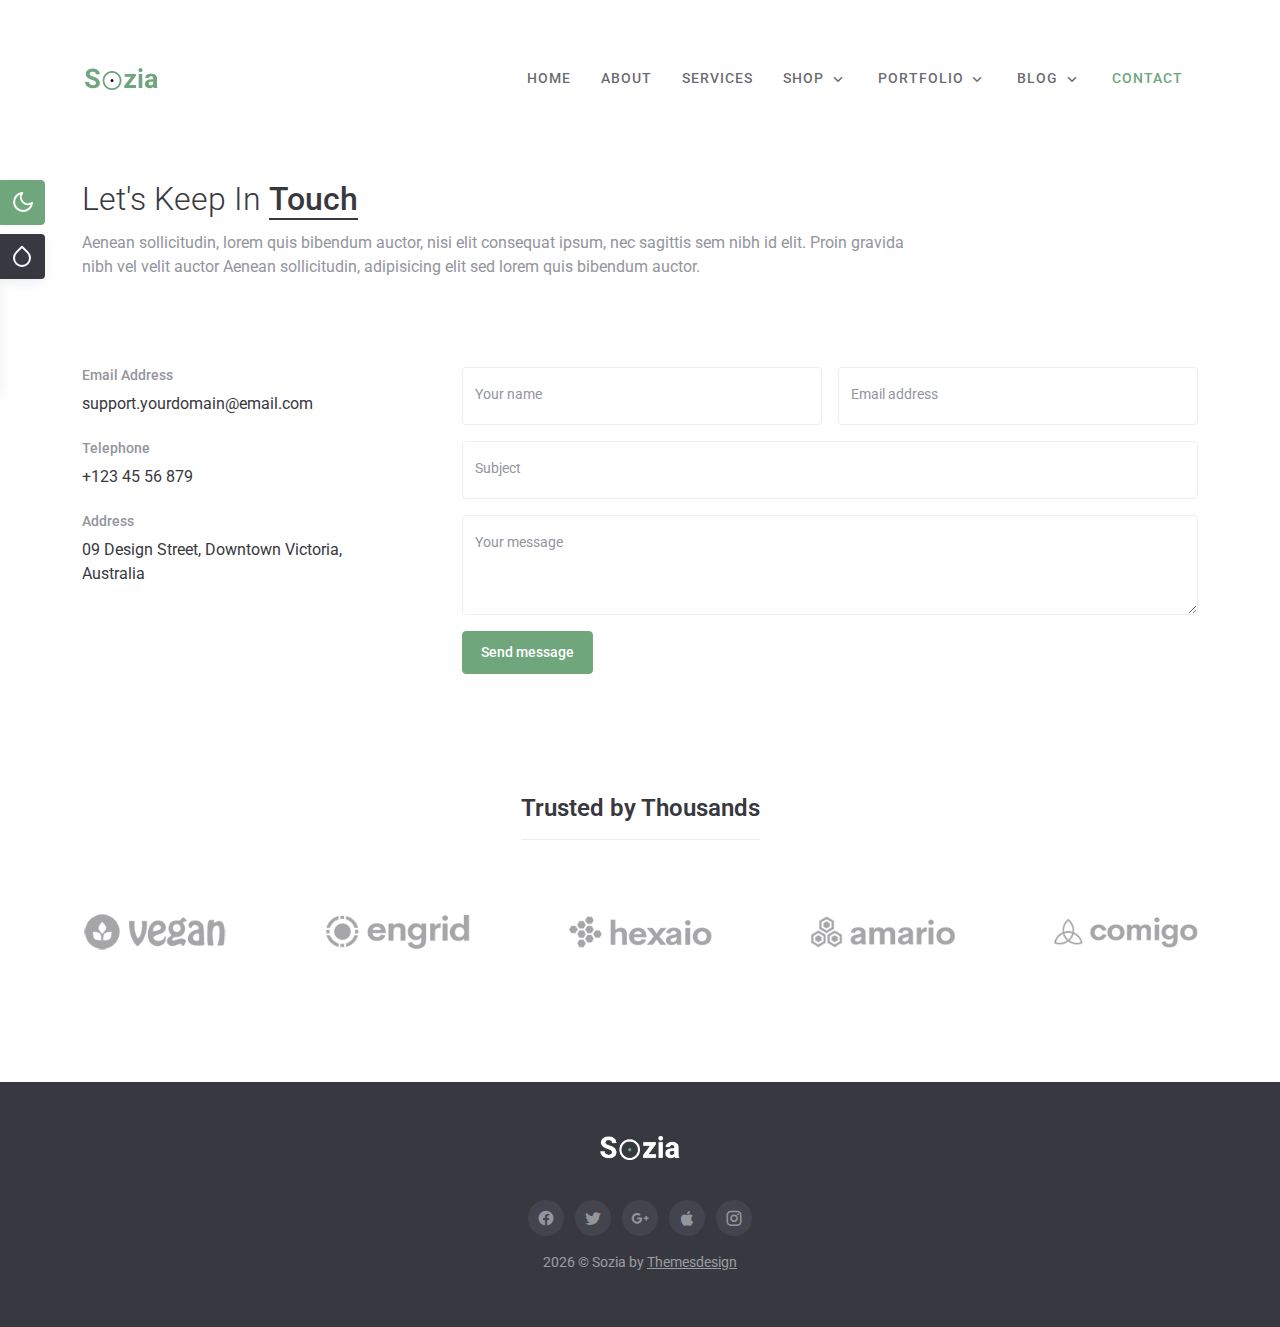
<file: contact.html>
<!DOCTYPE html>
<html lang="en">

<head>
    <meta charset="UTF-8" />
    <title>Sozia - Responsive Minimal Template</title>
    <meta name="viewport" content="width=device-width, initial-scale=1" />
    <meta name="description" content="Premium Bootstrap 5 Landing Page Template" />
    <meta name="keywords" content="bootstrap 5, premium, marketing, multipurpose" />
    <meta name="author" content="Themesdesign" />

    <!-- App favicon -->
    <link rel="shortcut icon" href="images/favicon.ico" />

    <!-- CSS -->
    <link rel="stylesheet" href="css/bootstrap.min.css" type="text/css" />
    <link rel="stylesheet" type="text/css" href="css/materialdesignicons.min.css" />
    <!-- Pe 7 icon Css-->
    <link rel="stylesheet" type="text/css" href="css/pe-icon-7-stroke.css" />

    <!-- custom Css -->
    <link rel="stylesheet" id="app-css" type="text/css" href="css/style.css" />

    <!-- colors -->
    <link href="css/colors/default.css" rel="stylesheet" type="text/css" id="color-opt" />
</head>

<body data-bs-target=".navbar" data-bs-offset="110">
    <!-- light-dark mode button -->
    <a href="javascript: void(0);" id="mode" data-class="light" class="text-white rounded-end mode-btn"
        onclick="changeMode(event)">
        <i class="mode-dark mx-auto" data-feather="moon"></i>
        <i class="bx-spin mode-light" data-feather="sun"></i>
    </a>
    <!-- Start Navbar -->
    <nav class="navbar navbar-expand-lg fixed-top sticky mx-auto" id="navbar">
        <div class="container">
            <a href="index.html" class="navbar-brand me-4">
                <img src="images/logo-light.png" class="logo-light" alt="" height="22" />
                <img src="images/logo-dark.png" class="logo-dark" alt="" height="22" />
            </a>

            <div class="navbar-header">
                <button class="navbar-toggler" type="button" data-bs-toggle="collapse"
                    data-bs-target="#navbar-collapse-1" aria-expanded="false" aria-label="Toggle navigation">
                    <span class="mdi mdi-menu"></span>
                </button>
            </div>

            <div class="collapse navbar-collapse" id="navbar-collapse-1">
                <ul class="nav navbar-nav ms-auto">
                    <li class="nav-item"><a class="nav-link sub-menu-item" href="index.html">Home</a></li>
                    <li class="nav-item"><a class="nav-link sub-menu-item" href="about.html">About</a></li>
                    <li class="nav-item"><a class="nav-link sub-menu-item" href="services.html">Services</a></li>
                    <li class="nav-item dropdown parent-menu-item">
                        <a class="nav-link menu-item dropdown-toggle" data-bs-toggle="dropdown"
                            href="javascript:void(0)" role="button" aria-expanded="false">Shop</a>
                        <ul class="dropdown-menu border-0">
                            <li class="nav-item">
                                <a class="nav-link sub-menu-item" href="products.html">Products</a>
                            </li>
                            <li class="nav-item">
                                <a class="nav-link sub-menu-item" href="product-list.html">Product List</a>
                            </li>
                            <li class="nav-item">
                                <a class="nav-link sub-menu-item" href="product-detail.html">Product Details</a>
                            </li>
                            <li class="nav-item">
                                <a class="nav-link sub-menu-item" href="cart.html">Cart</a>
                            </li>
                            <li class="nav-item">
                                <a class="nav-link sub-menu-item" href="checkout.html">Checkout</a>
                            </li>

                        </ul>
                    </li>

                    <li class="nav-item dropdown parent-menu-item">
                        <a class="nav-link menu-item dropdown-toggle" data-bs-toggle="dropdown"
                            href="javascript:void(0)" role="button" aria-expanded="false">Portfolio</a>
                        <ul class="dropdown-menu border-0">
                            <li class="nav-item">
                                <a class="nav-link sub-menu-item" href="work.html">Work</a>
                            </li>
                            <li class="nav-item">
                                <a class="nav-link sub-menu-item" href="work-detail.html">Work Detail</a>
                            </li>
                        </ul>
                    </li>
                    <li class="nav-item dropdown parent-menu-item">
                        <a class="nav-link menu-item dropdown-toggle" data-bs-toggle="dropdown"
                            href="javascript:void(0)" role="button" aria-expanded="false">Blog</a>
                        <ul class="dropdown-menu border-0">
                            <li class="nav-item">
                                <a class="nav-link sub-menu-item" href="blog-listing.html">Blog Listing</a>
                            </li>

                            <li class="nav-item">
                                <a class="nav-link sub-menu-item" href="blog-grid.html">Blog Grid</a>
                            </li>
                            <li class="nav-item">
                                <a class="nav-link sub-menu-item" href="single-post.html">Single Post</a>
                            </li>
                        </ul>
                    </li>
                    <li class="nav-item">
                        <a class="nav-link sub-menu-item" href="contact.html">Contact</a>
                    </li>
                </ul>
            </div>
        </div>
    </nav>
    <!-- END NAVBAR -->


    <!-- Start Title -->
    <section>
        <div class="container">
            <div class="row">
                <div class="col-lg-9">
                    <h2 class="text-dark fw-light lh-base mt-5">Let's Keep In <span class="title fw-medium">Touch</span>
                    </h2>
                    <p class="fs-16 text-muted mb-0">Aenean sollicitudin, lorem quis bibendum auctor, nisi elit
                        consequat ipsum, nec sagittis sem nibh id elit. Proin gravida nibh vel velit auctor Aenean
                        sollicitudin, adipisicing elit sed lorem quis bibendum auctor.</p>
                </div>
            </div>
            <!-- end row -->
        </div>
        <!-- end container -->
    </section>
    <!-- End Title -->

    <section class="sm-section">
        <div class="container">
            <div class="row">
                <div class="col-lg-4 mt-5">
                    <div>
                        <h5 class="text-muted fw-medium fs-14">Email Address</h5>
                        <p class="text-dark fs-16">support.yourdomain@email.com</p>
                    </div>
                    <div class="mt-4">
                        <h5 class="text-muted fw-medium fs-14">Telephone</h5>
                        <p class="text-dark fs-16">+123 45 56 879</p>
                    </div>
                    <div class="mt-4">
                        <h5 class="text-muted fw-medium fs-14">Address</h5>
                        <p class="text-dark fs-16">09 Design Street, Downtown Victoria, <br />Australia</p>
                    </div>
                </div>
                <div class="col-lg-8 mt-5">
                    <form method="post" name="myForm" onsubmit="return validateForm()">
                        <span id="error-msg"></span>
                        <div class="row g-3">
                            <div class="col-lg-6">
                                <div class="form-floating mb-3">
                                    <input type="text" class="form-control" id="name" placeholder="Your name" />
                                    <label class="text-muted" for="name">Your name</label>
                                </div>
                            </div>
                            <div class="col-lg-6">
                                <div class="form-floating mb-3">
                                    <input type="email" class="form-control" placeholder="Your email" id="email" />
                                    <label class="text-muted" for="email">Email address</label>
                                </div>
                            </div>
                        </div>
                        <div class="row">
                            <div class="col-lg-12">
                                <div class="form-floating mb-3">
                                    <input type="text" class="form-control" placeholder="Subject" id="subject" />
                                    <label class="text-muted" for="subject">Subject</label>
                                </div>
                            </div>
                        </div>
                        <div class="row">
                            <div class="col-lg-12">
                                <div class="form-floating mb-3">
                                    <textarea class="form-control" placeholder="Your Message...." style="height: 100px;"
                                        id="comments"></textarea>
                                    <label class="text-muted" for="comments">Your message</label>
                                </div>
                            </div>
                        </div>
                        <div class="row">
                            <div class="col-lg-12">
                                <input type="submit" id="submit" name="send" class="submitBnt btn btn-primary rounded"
                                    value="Send message" />
                            </div>
                        </div>
                    </form>
                </div>
            </div>


        </div> <!-- end container -->
    </section>

    <!-- start brand-logo -->
    <section class="client-section section">
        <div class="container">
            <div class="row">
                <div class="col-12 text-center mb-5">
                    <h4 class="fw-semibold border-bottom d-inline-block text-dark pb-3">Trusted by Thousands</h4>
                </div>
            </div>

            <div class="row justify-content-between">
                <div class="col-md-auto col-12 mt-3 py-lg-0 py-3">
                    <div class="client-box">
                        <img src="images/brand/brand-1.png" class="mx-auto d-block img-fluid" alt="client-logo" />
                    </div>
                </div>
                <div class="col-md-auto col-12 mt-3 py-lg-0 py-3">
                    <div class="client-box">
                        <img src="images/brand/brand-2.png" class="mx-auto d-block img-fluid" alt="client-logo" />
                    </div>
                </div>
                <div class="col-md-auto col-12 mt-3 py-lg-0 py-3">
                    <div class="client-box">
                        <img src="images/brand/brand-3.png" class="mx-auto d-block img-fluid" alt="client-logo" />
                    </div>
                </div>
                <div class="col-md-auto col-12 mt-3 py-lg-0 py-3">
                    <div class="client-box">
                        <img src="images/brand/brand-4.png" class="mx-auto d-block img-fluid" alt="client-logo" />
                    </div>
                </div>
                <div class="col-md-auto col-12 mt-3 py-lg-0 py-3">
                    <div class="client-box">
                        <img src="images/brand/brand-5.png" class="mx-auto d-block img-fluid" alt="client-logo" />
                    </div>
                </div>
            </div>
            <!-- end row -->
        </div>
        <!-- end container -->
    </section>
    <!-- end brand-logo -->

    <!-- FOOTER -->
    <footer class="footer">
        <div class="container">
            <div class="row">
                <div class="col-lg-12">
                    <div class="text-center">
                        <a href="index.html" class="footer-logo d-inline-block py-4">
                            <img src="images/logo-light.png" class="mx-auto logo-dark" alt="" height="24" />
                        </a>

                        <ul class="list-inline social-circle mt-3">
                            <li class="list-inline-item"><a href="javascript:void(0)"> <i class="mdi mdi-facebook"></i>
                                </a></li>
                            <li class="list-inline-item"><a href="javascript:void(0)"> <i class="mdi mdi-twitter"></i>
                                </a></li>
                            <li class="list-inline-item"><a href="javascript:void(0)"> <i
                                        class="mdi mdi-google-plus"></i> </a></li>
                            <li class="list-inline-item"><a href="javascript:void(0)"> <i class="mdi mdi-apple"></i>
                                </a></li>
                            <li class="list-inline-item"><a href="javascript:void(0)"> <i class="mdi mdi-instagram"></i>
                                </a></li>
                        </ul>

                        <div class="text-white-50 pb-4">
                            <script>document.write(new Date().getFullYear())</script> &copy; Sozia by <a
                                class="text-white-50 text-decoration-underline" target="_blank"
                                href="https://themesdesign.in">Themesdesign</a>
                        </div>

                    </div>
                </div>
            </div>
            <!-- end row -->
        </div>
    </footer>
    <!-- END FOOTER -->

    <!-- Style switcher -->
    <div id="style-switcher" onclick="toggleSwitcher()">
        <div>
            <h3>Select Your Color</h3>
            <ul class="pattern">
                <li>
                    <a class="color1" href="javascript: void(0);" onclick="setColor('default')"></a>
                </li>
                <li>
                    <a class="color2" href="javascript: void(0);" onclick="setColor('success')"></a>
                </li>
                <li>
                    <a class="color3" href="javascript: void(0);" onclick="setColor('warning')"></a>
                </li>
                <li>
                    <a class="color4" href="javascript: void(0);" onclick="setColor('danger')"></a>
                </li>
                <li>
                    <a class="color5" href="javascript: void(0);" onclick="setColor('info')"></a>
                </li>
                <li>
                    <a class="color6" href="javascript: void(0);" onclick="setColor('amber')"></a>
                </li>
            </ul>
        </div>
        <div class="bottom">
            <a href="javascript: void(0);" class="settings rounded-end text-light"><i data-feather="droplet"></i></a>
        </div>
    </div>
    <!-- end Style switcher -->

    <!-- Javascript -->
    <script src="js/bootstrap.bundle.min.js"></script>

    <!-- feather icon -->
    <script src="js/feather.js"></script>

    <!-- app js -->
    <script src="js/app.js"></script>
</body>

</html>
</file>
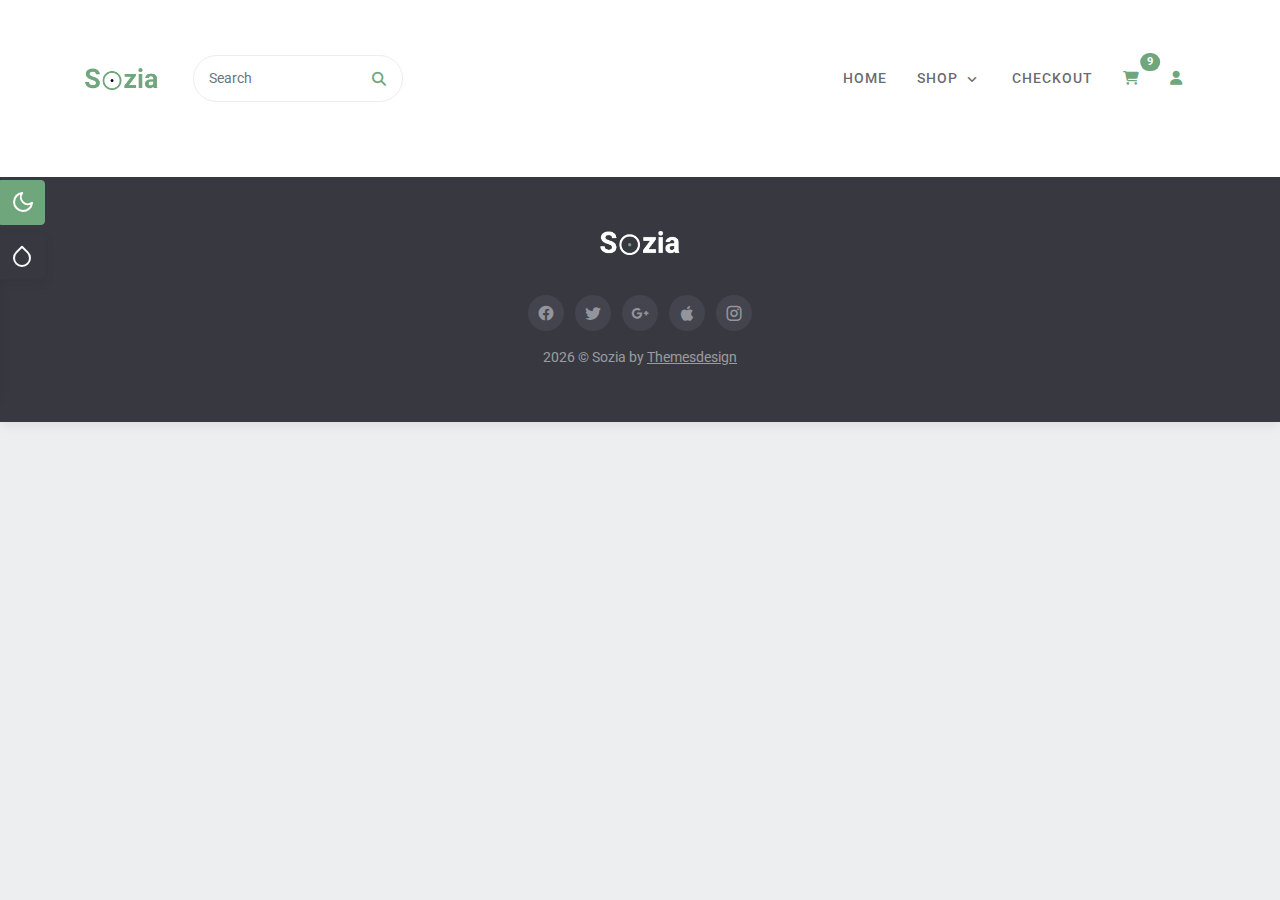
<file: create-profile.html>
<!DOCTYPE html>
<html lang="en">
  <head>
    <meta charset="UTF-8" />
    <title>Sozia - Responsive Minimal Template</title>
    <meta name="viewport" content="width=device-width, initial-scale=1" />
    <meta
      name="description"
      content="Premium Bootstrap 5 Landing Page Template"
    />
    <meta
      name="keywords"
      content="bootstrap 5, premium, marketing, multipurpose"
    />
    <meta name="author" content="Themesdesign" />

    <!-- App favicon -->
    <link rel="shortcut icon" href="images/favicon.ico" />

    <!-- icons -->
    <link
      rel="stylesheet"
      href="https://cdnjs.cloudflare.com/ajax/libs/font-awesome/6.7.2/css/all.min.css"
    />

    <!-- CSS -->
    <link rel="stylesheet" href="css/bootstrap.min.css" type="text/css" />
    <link
      rel="stylesheet"
      type="text/css"
      href="css/materialdesignicons.min.css"
    />
    <!-- Pe 7 icon Css-->
    <link rel="stylesheet" type="text/css" href="css/pe-icon-7-stroke.css" />

    <!-- custom Css -->
    <link rel="stylesheet" id="app-css" type="text/css" href="css/style.css" />
    <link rel="stylesheet" id="app-css" type="text/css" href="css/new.css" />

    <!-- colors -->
    <link
      href="css/colors/default.css"
      rel="stylesheet"
      type="text/css"
      id="color-opt"
    />
  </head>

  <body data-bs-target=".navbar" data-bs-offset="110">
    <!-- light-dark mode button -->
    <a
      href="javascript: void(0);"
      id="mode"
      data-class="light"
      class="text-white rounded-end mode-btn"
      onclick="changeMode(event)"
    >
      <i class="mode-dark mx-auto" data-feather="moon"></i>
      <i class="bx-spin mode-light" data-feather="sun"></i>
    </a>
    <!-- Start Navbar -->
    <nav class="navbar navbar-expand-lg fixed-top sticky mx-auto" id="navbar">
      <div class="container">
        <a href="index.html" class="navbar-brand me-3">
          <img
            src="images/logo-light.png"
            class="logo-light"
            alt=""
            height="22"
          />
          <img
            src="images/logo-dark.png"
            class="logo-dark"
            alt=""
            height="22"
          />
        </a>

        <!-- Added search form -->
        <form class="d-none d-lg-flex flex-grow-4 mx-3 position-relative">
          <input
            class="form-control rounded-pill"
            type="search"
            placeholder="Search"
            aria-label="Search"
          />
          <button
            class="btn position-absolute end-0 top-50 translate-middle-y pe-3"
            type="submit"
          >
            <i class="fa-solid fa-search text-primary"></i>
          </button>
        </form>

        <div class="navbar-header">
          <button
            class="navbar-toggler"
            type="button"
            data-bs-toggle="collapse"
            data-bs-target="#navbar-collapse-1"
            aria-expanded="false"
            aria-label="Toggle navigation"
          >
            <span class="mdi mdi-menu"></span>
          </button>
        </div>

        <div class="collapse navbar-collapse" id="navbar-collapse-1">
          <ul class="nav navbar-nav ms-auto">
            <!-- Added search form for mobile view -->
            <li class="nav-item d-lg-none w-100 mb-2">
              <form class="position-relative">
                <input
                  class="form-control rounded-pill"
                  type="search"
                  placeholder="Search"
                  aria-label="Search"
                />
                <button
                  class="btn position-absolute end-0 top-50 translate-middle-y pe-3"
                  type="submit"
                >
                  <i class="fa-solid fa-search text-primary"></i>
                </button>
              </form>
            </li>
            <li class="nav-item">
              <a class="nav-link sub-menu-item" href="index.html">Home</a>
            </li>
            <li class="nav-item dropdown parent-menu-item">
              <a
                class="nav-link menu-item dropdown-toggle"
                data-bs-toggle="dropdown"
                href="javascript:void(0)"
                role="button"
                aria-expanded="false"
                >Shop</a
              >
              <ul class="dropdown-menu border-0">
                <li class="nav-item">
                  <a class="nav-link sub-menu-item" href="products.html"
                    >Products</a
                  >
                </li>
                <li class="nav-item">
                  <a class="nav-link sub-menu-item" href="product-detail.html"
                    >Product Details</a
                  >
                </li>
              </ul>
            </li>
            <li class="nav-item">
              <a class="nav-link sub-menu-item" href="checkout.html"
                >Checkout</a
              >
            </li>
            <li class="nav-item">
              <button type="button" class="cart-btn position-relative">
                <a class="nav-link sub-menu-item" href="cart.html"
                  ><i class="fa-solid fa-cart-shopping text-primary"></i
                ></a>
                <span
                  class="position-absolute cart-badge start-90 translate-middle badge rounded-pill bg-primary"
                >
                  9
                  <span class="visually-hidden">Items added</span>
                </span>
              </button>
            </li>

            <li class="nav-item">
              <a href="profile.html" class="nav-link">
                <i class="fa-solid fa-user text-primary"></i>
              </a>
            </li>
          </ul>
        </div>
      </div>
    </nav>
    <!-- END NAVBAR -->

    <!-- FOOTER -->
    <footer class="footer">
      <div class="container">
        <div class="row">
          <div class="col-lg-12">
            <div class="text-center">
              <a href="index.html" class="footer-logo d-inline-block py-4">
                <img
                  src="images/logo-light.png"
                  class="mx-auto logo-dark"
                  alt=""
                  height="24"
                />
              </a>

              <ul class="list-inline social-circle mt-3">
                <li class="list-inline-item">
                  <a href="javascript:void(0)">
                    <i class="mdi mdi-facebook"></i>
                  </a>
                </li>
                <li class="list-inline-item">
                  <a href="javascript:void(0)">
                    <i class="mdi mdi-twitter"></i>
                  </a>
                </li>
                <li class="list-inline-item">
                  <a href="javascript:void(0)">
                    <i class="mdi mdi-google-plus"></i>
                  </a>
                </li>
                <li class="list-inline-item">
                  <a href="javascript:void(0)">
                    <i class="mdi mdi-apple"></i>
                  </a>
                </li>
                <li class="list-inline-item">
                  <a href="javascript:void(0)">
                    <i class="mdi mdi-instagram"></i>
                  </a>
                </li>
              </ul>

              <div class="text-white-50 pb-4">
                <script>
                  document.write(new Date().getFullYear());
                </script>
                &copy; Sozia by
                <a
                  class="text-white-50 text-decoration-underline"
                  target="_blank"
                  href="https://themesdesign.in"
                  >Themesdesign</a
                >
              </div>
            </div>
          </div>
        </div>
        <!-- end row -->
      </div>
    </footer>
    <!-- END FOOTER -->

    <!-- Style switcher -->
    <div id="style-switcher" onclick="toggleSwitcher()">
      <div>
        <h3>Select Your Color</h3>
        <ul class="pattern">
          <li>
            <a
              class="color1"
              href="javascript: void(0);"
              onclick="setColor('default')"
            ></a>
          </li>
          <li>
            <a
              class="color2"
              href="javascript: void(0);"
              onclick="setColor('success')"
            ></a>
          </li>
          <li>
            <a
              class="color3"
              href="javascript: void(0);"
              onclick="setColor('warning')"
            ></a>
          </li>
          <li>
            <a
              class="color4"
              href="javascript: void(0);"
              onclick="setColor('danger')"
            ></a>
          </li>
          <li>
            <a
              class="color5"
              href="javascript: void(0);"
              onclick="setColor('info')"
            ></a>
          </li>
          <li>
            <a
              class="color6"
              href="javascript: void(0);"
              onclick="setColor('amber')"
            ></a>
          </li>
        </ul>
      </div>
      <div class="bottom">
        <a href="javascript: void(0);" class="settings rounded-end text-light"
          ><i data-feather="droplet"></i
        ></a>
      </div>
    </div>
    <!-- end Style switcher -->

    <!-- Javascript -->
    <script src="js/bootstrap.bundle.min.js"></script>

    <!-- feather icon -->
    <script src="js/feather.js"></script>

    <!-- app js -->
    <script src="js/app.js"></script>
  </body>
</html>
</file>
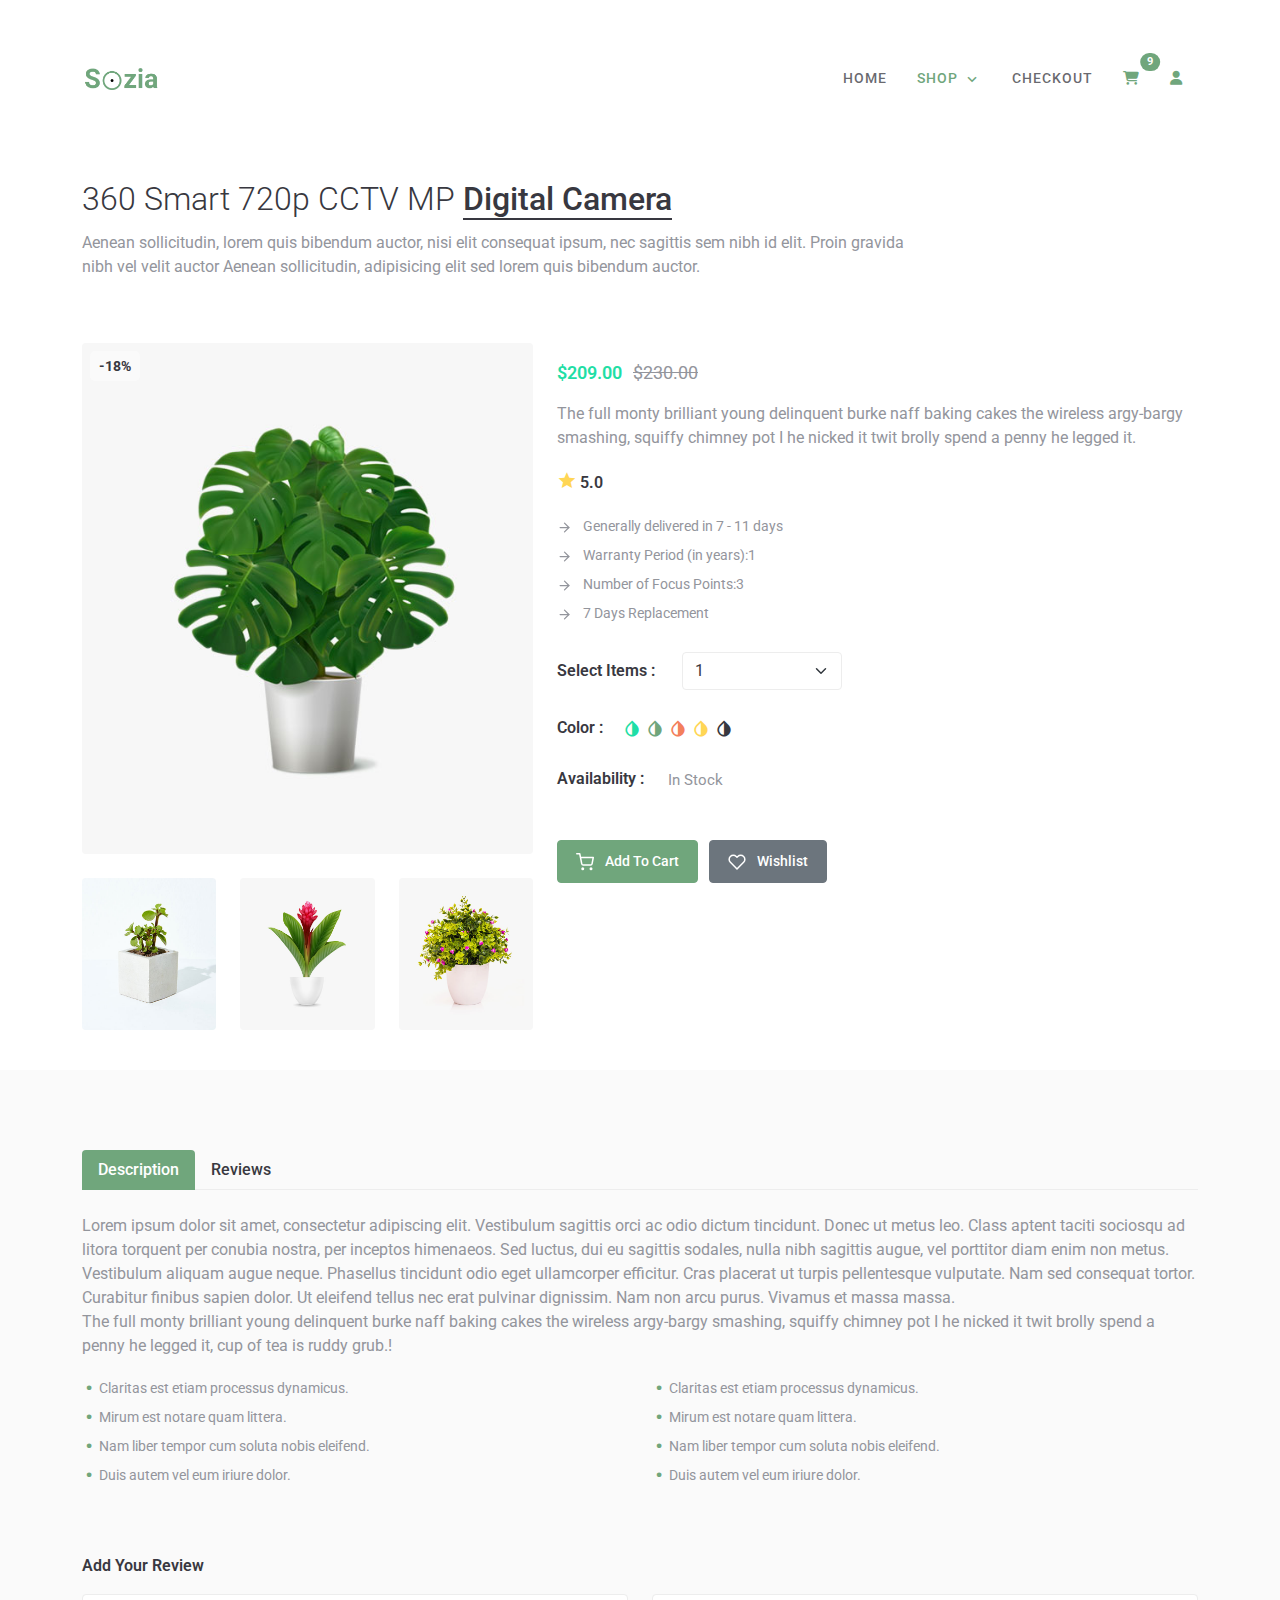
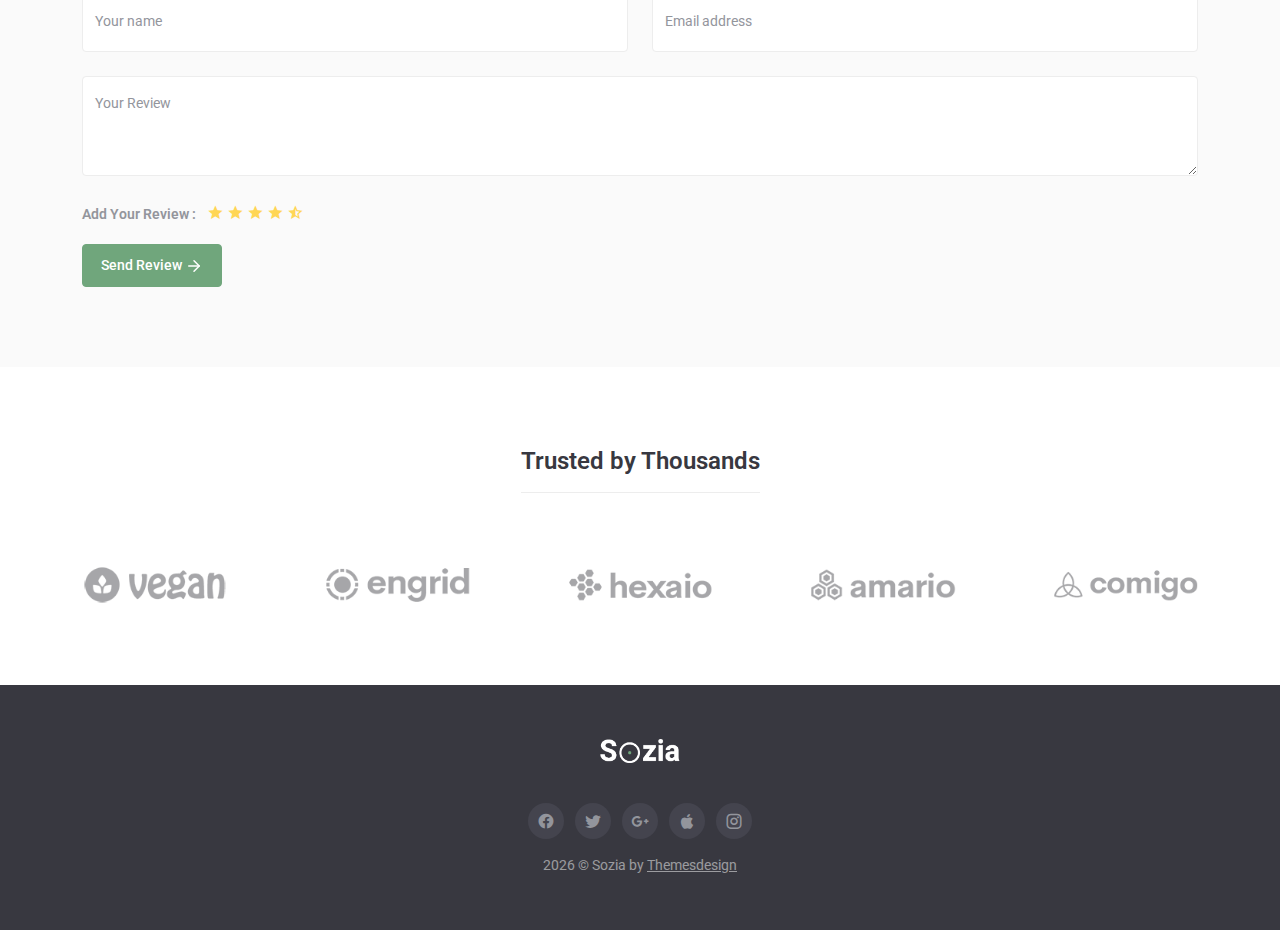
<file: product-detail.html>
<!DOCTYPE html>
<html lang="en">
  <head>
    <meta charset="UTF-8" />
    <title>Sozia - Responsive Minimal Template</title>
    <meta name="viewport" content="width=device-width, initial-scale=1" />
    <meta
      name="description"
      content="Premium Bootstrap 5 Landing Page Template"
    />
    <meta
      name="keywords"
      content="bootstrap 5, premium, marketing, multipurpose"
    />
    <meta name="author" content="Themesdesign" />

    <!-- App favicon -->
    <link rel="shortcut icon" href="images/favicon.ico" />

    <!-- icons -->
    <link
      rel="stylesheet"
      href="https://cdnjs.cloudflare.com/ajax/libs/font-awesome/6.7.2/css/all.min.css"
    />

    <!-- CSS -->
    <link rel="stylesheet" href="css/bootstrap.min.css" type="text/css" />
    <link
      rel="stylesheet"
      type="text/css"
      href="css/materialdesignicons.min.css"
    />
    <!-- Pe 7 icon Css-->
    <link rel="stylesheet" type="text/css" href="css/pe-icon-7-stroke.css" />

    <!-- custom Css -->
    <link rel="stylesheet" id="app-css" type="text/css" href="css/style.css" />
    <link rel="stylesheet" id="app-css" type="text/css" href="css/new.css" />

    <link rel="stylesheet" href="css/glightbox.min.css" />

    <!-- colors -->
    <link
      href="css/colors/default.css"
      rel="stylesheet"
      type="text/css"
      id="color-opt"
    />
  </head>

  <body data-bs-target=".navbar" data-bs-offset="110">
    <!-- light-dark mode button -->
    <!-- <a
      href="javascript: void(0);"
      id="mode"
      data-class="light"
      class="text-white rounded-end mode-btn"
      onclick="changeMode(event)"
    >
      <i class="mode-dark mx-auto" data-feather="moon"></i>
      <i class="bx-spin mode-light" data-feather="sun"></i>
    </a> -->
    <!-- Start Navbar -->
    <nav class="navbar navbar-expand-lg fixed-top sticky mx-auto" id="navbar">
      <div class="container">
        <a href="index.html" class="navbar-brand me-4">
          <img
            src="images/logo-light.png"
            class="logo-light"
            alt=""
            height="22"
          />
          <img
            src="images/logo-dark.png"
            class="logo-dark"
            alt=""
            height="22"
          />
        </a>

        <div class="navbar-header">
          <button
            class="navbar-toggler"
            type="button"
            data-bs-toggle="collapse"
            data-bs-target="#navbar-collapse-1"
            aria-expanded="false"
            aria-label="Toggle navigation"
          >
            <span class="mdi mdi-menu"></span>
          </button>
        </div>

        <div class="collapse navbar-collapse" id="navbar-collapse-1">
          <ul class="nav navbar-nav ms-auto">
            <li class="nav-item">
              <a class="nav-link sub-menu-item" href="index.html">Home</a>
            </li>
            <li class="nav-item dropdown parent-menu-item">
              <a
                class="nav-link menu-item dropdown-toggle"
                data-bs-toggle="dropdown"
                href="javascript:void(0)"
                role="button"
                aria-expanded="false"
                >Shop</a
              >
              <ul class="dropdown-menu border-0">
                <li class="nav-item">
                  <a class="nav-link sub-menu-item" href="products.html"
                    >Products</a
                  >
                </li>
                <li class="nav-item">
                  <a class="nav-link sub-menu-item" href="product-detail.html"
                    >Product Details</a
                  >
                </li>
              </ul>
            </li>

            <li class="nav-item">
              <a class="nav-link sub-menu-item" href="checkout.html"
                >Checkout</a
              >
            </li>

            <li class="nav-item">
              <button type="button" class="cart-btn position-relative">
                <a class="nav-link sub-menu-item" href="cart.html"
                  ><i class="fa-solid fa-cart-shopping text-primary"></i
                ></a>
                <span
                  class="position-absolute cart-badge start-90 translate-middle badge rounded-pill bg-primary"
                >
                  9
                  <span class="visually-hidden">Items added</span>
                </span>
              </button>
            </li>

            <li class="nav-item">
              <a href="profile.html" class="nav-link">
                <i class="fa-solid fa-user text-primary"></i>
              </a>
            </li>
          </ul>
        </div>
      </div>
    </nav>
    <!-- END NAVBAR -->

    <!-- Start Title -->
    <section>
      <div class="container">
        <div class="row">
          <div class="col-lg-9">
            <div class="page-title">
              <h2 class="text-dark fw-light lh-base mt-5">
                360 Smart 720p CCTV MP
                <span class="fw-medium title">Digital Camera</span>
              </h2>
              <p class="fs-16 text-muted mb-0">
                Aenean sollicitudin, lorem quis bibendum auctor, nisi elit
                consequat ipsum, nec sagittis sem nibh id elit. Proin gravida
                nibh vel velit auctor Aenean sollicitudin, adipisicing elit sed
                lorem quis bibendum auctor.
              </p>
            </div>
          </div>
        </div>
        <!-- end row -->
      </div>
      <!-- end container -->
    </section>
    <!-- End Title -->

    <section class="sm-section">
      <div class="container">
        <div class="row">
          <div class="col-lg-12">
            <div class="row">
              <div class="col-md-5 mt-4">
                <div class="position-relative">
                  <div class="item-box">
                    <a
                      class="image-popup item-img-wrap"
                      href="images/products/pro-1.jpg"
                    >
                      <img
                        class="item-container img-fluid rounded"
                        src="images/products/pro-1.jpg"
                        alt="1"
                      />
                    </a>
                  </div>
                  <!-- <img class="img-fluid rounded-3" src="images/products/pro-1.jpg" alt="" /> -->
                  <span
                    class="text-dark badge bg-light rounded-3 fs-14 fw-bold position-absolute top-0 start-0 mt-2 ms-2 py-2"
                    >-18%</span
                  >
                </div>
                <div class="row">
                  <div class="col-sm-4 mt-4">
                    <div class="item-box">
                      <a
                        class="image-popup item-img-wrap"
                        href="images/products/pro-5.jpg"
                      >
                        <img
                          class="item-container img-fluid rounded"
                          src="images/products/pro-5.jpg"
                          alt="1"
                        />
                      </a>
                    </div>
                  </div>
                  <div class="col-sm-4 mt-4">
                    <div class="item-box">
                      <a
                        class="image-popup item-img-wrap"
                        href="images/products/pro-3.jpg"
                      >
                        <img
                          class="item-container img-fluid rounded"
                          src="images/products/pro-3.jpg"
                          alt="1"
                        />
                      </a>
                    </div>
                  </div>
                  <div class="col-sm-4 mt-4">
                    <div class="item-box">
                      <a
                        class="image-popup item-img-wrap"
                        href="images/products/pro-4.jpg"
                      >
                        <img
                          class="item-container img-fluid rounded"
                          src="images/products/pro-4.jpg"
                          alt="1"
                        />
                      </a>
                    </div>
                  </div>
                </div>
              </div>
              <div class="col-md-7 mt-4">
                <div class="pro-detail-content">
                  <div class="price my-3">
                    <ins
                      class="pe-2 fs-18 text-success fw-semibold text-decoration-none"
                      >$209.00</ins
                    >
                    <del class="text-muted fs-18">$230.00</del>
                  </div>

                  <p class="text-muted fs-16 my-3">
                    The full monty brilliant young delinquent burke naff baking
                    cakes the wireless argy-bargy smashing, squiffy chimney pot
                    I he nicked it twit brolly spend a penny he legged it.
                  </p>
                  <div class="rating my-3">
                    <i
                      class="mdi mdi-star fs-20 text-warning d-inline-block"
                    ></i>
                    <h5 class="d-inline-block fs-16 mb-0">5.0</h5>
                  </div>

                  <div class="details mb-4">
                    <ul class="list-unstyled">
                      <li class="text-muted py-1">
                        <i data-feather="arrow-right" class="icon-xxs me-2"></i>
                        Generally delivered in 7 - 11 days
                      </li>
                      <li class="text-muted py-1">
                        <i data-feather="arrow-right" class="icon-xxs me-2"></i>
                        Warranty Period (in years):1
                      </li>
                      <li class="text-muted py-1">
                        <i data-feather="arrow-right" class="icon-xxs me-2"></i>
                        Number of Focus Points:3
                      </li>
                      <li class="text-muted py-1">
                        <i data-feather="arrow-right" class="icon-xxs me-2"></i>
                        7 Days Replacement
                      </li>
                    </ul>
                    <ul class="list-unstyled list-inline"></ul>
                  </div>
                  <div class="qty mb-4">
                    <h6 class="d-inline-block fw-semibold">Select Items :</h6>
                    <select
                      class="form-select border d-inline-block ms-4 w-25"
                      id="autoSizingSelect"
                    >
                      <option selected="">1</option>
                      <option value="2">2</option>
                      <option value="3">3</option>
                      <option value="4">4</option>
                    </select>
                  </div>
                  <div class="color mb-4">
                    <h6 class="d-inline-block fw-semibold">Color :</h6>
                    <ul
                      class="d-inline-block list-unstyled list-inline align-middle ms-3 mb-0"
                    >
                      <li class="list-inline-item me-0">
                        <a href="javascript:void(0)"
                          ><i
                            class="mdi mdi-invert-colors fs-5 text-success"
                          ></i
                        ></a>
                      </li>
                      <li class="list-inline-item me-0">
                        <a href="javascript:void(0)"
                          ><i
                            class="mdi mdi-invert-colors fs-5 text-primary"
                          ></i
                        ></a>
                      </li>
                      <li class="list-inline-item me-0">
                        <a href="javascript:void(0)"
                          ><i class="mdi mdi-invert-colors fs-5 text-danger"></i
                        ></a>
                      </li>
                      <li class="list-inline-item me-0">
                        <a href="javascript:void(0)"
                          ><i
                            class="mdi mdi-invert-colors fs-5 text-warning"
                          ></i
                        ></a>
                      </li>
                      <li class="list-inline-item">
                        <a href="javascript:void(0)"
                          ><i class="mdi mdi-invert-colors fs-5 text-dark"></i
                        ></a>
                      </li>
                    </ul>
                  </div>
                  <div class="availability d-flex mb-4">
                    <h6 class="fw-semibold">Availability :</h6>
                    <p class="text-muted fs-15 ms-4">In Stock</p>
                  </div>
                  <div class="hover-content">
                    <a href="cart.html" class="btn btn-primary me-2 my-2">
                      <i data-feather="shopping-cart" class="icon-xs me-2"></i>
                      Add To Cart</a
                    >
                    <a href="cart.html" class="btn btn-secondary my-2">
                      <i data-feather="heart" class="icon-xs me-2"></i>
                      Wishlist</a
                    >
                  </div>
                </div>
              </div>
            </div>
          </div>
        </div>
      </div>
    </section>
    <!-- end pro-detail -->

    <!-- detail tab -->
    <section class="section bg-light">
      <div class="container">
        <div class="row">
          <div class="col-lg-12">
            <nav class="pro-detail-area">
              <div
                class="nav nav-tabs border-bottom detail-title"
                id="nav-tab"
                role="tablist"
              >
                <a
                  class="nav-link border-0 active"
                  id="nav-home-tab"
                  data-bs-toggle="tab"
                  href="#nav-home"
                  role="tab"
                  aria-controls="nav-home"
                  aria-selected="true"
                  >Description</a
                >
                <a
                  class="nav-link border-0"
                  id="nav-profile-tab"
                  data-bs-toggle="tab"
                  href="#nav-profile"
                  role="tab"
                  aria-controls="nav-profile"
                  aria-selected="false"
                  >Reviews</a
                >
              </div>
            </nav>
            <div class="tab-content py-4" id="nav-tabContent">
              <div
                class="tab-pane fade show active"
                id="nav-home"
                role="tabpanel"
                aria-labelledby="nav-home-tab"
              >
                <p class="text-muted fs-16">
                  Lorem ipsum dolor sit amet, consectetur adipiscing elit.
                  Vestibulum sagittis orci ac odio dictum tincidunt. Donec ut
                  metus leo. Class aptent taciti sociosqu ad litora torquent per
                  conubia nostra, per inceptos himenaeos. Sed luctus, dui eu
                  sagittis sodales, nulla nibh sagittis augue, vel porttitor
                  diam enim non metus. Vestibulum aliquam augue neque. Phasellus
                  tincidunt odio eget ullamcorper efficitur. Cras placerat ut
                  turpis pellentesque vulputate. Nam sed consequat tortor.
                  Curabitur finibus sapien dolor. Ut eleifend tellus nec erat
                  pulvinar dignissim. Nam non arcu purus. Vivamus et massa
                  massa. <br />
                  The full monty brilliant young delinquent burke naff baking
                  cakes the wireless argy-bargy smashing, squiffy chimney pot I
                  he nicked it twit brolly spend a penny he legged it, cup of
                  tea is ruddy grub.!
                </p>

                <div class="row text-muted">
                  <div class="col-md-6">
                    <ul class="list-unstyled">
                      <li class="py-1">
                        <i class="mdi mdi-circle-medium text-primary"></i>
                        Claritas est etiam processus dynamicus.
                      </li>
                      <li class="py-1">
                        <i class="mdi mdi-circle-medium text-primary"></i> Mirum
                        est notare quam littera.
                      </li>
                      <li class="py-1">
                        <i class="mdi mdi-circle-medium text-primary"></i> Nam
                        liber tempor cum soluta nobis eleifend.
                      </li>
                      <li class="py-1">
                        <i class="mdi mdi-circle-medium text-primary"></i> Duis
                        autem vel eum iriure dolor.
                      </li>
                    </ul>
                  </div>
                  <div class="col-md-6">
                    <ul class="list-unstyled">
                      <li class="py-1">
                        <i class="mdi mdi-circle-medium text-primary"></i>
                        Claritas est etiam processus dynamicus.
                      </li>
                      <li class="py-1">
                        <i class="mdi mdi-circle-medium text-primary"></i> Mirum
                        est notare quam littera.
                      </li>
                      <li class="py-1">
                        <i class="mdi mdi-circle-medium text-primary"></i> Nam
                        liber tempor cum soluta nobis eleifend.
                      </li>
                      <li class="py-1">
                        <i class="mdi mdi-circle-medium text-primary"></i> Duis
                        autem vel eum iriure dolor.
                      </li>
                    </ul>
                  </div>
                </div>
              </div>

              <div
                class="tab-pane fade"
                id="nav-profile"
                role="tabpanel"
                aria-labelledby="nav-profile-tab"
              >
                <h6 class="lh-base fw-medium">5 Ratings & 2 Review</h6>
                <ul class="list-unstyled my-4">
                  <li class="list-inline d-flex py-3">
                    <div>
                      <a href="javascript:void(0)">
                        <img
                          class="rounded-circle img-thumbnail"
                          src="images/clients/client-1.jpg"
                          alt=""
                        />
                      </a>
                    </div>
                    <div class="ps-4">
                      <h6 class="d-inline-block fs-16 mb-0">John Barrows</h6>
                      <div class="rating d-inline-block ps-sm-4">
                        <i
                          class="mdi mdi-star fs-16 text-warning d-inline-block"
                        ></i>
                        <h5 class="d-inline-block fs-16">5.0</h5>
                      </div>
                      <p class="text-muted">24th January, 2021</p>
                      <p class="text-muted fs-16">
                        Animi tempora pellentesque, tristique gravida dui,
                        deleniti quod repellendus voluptatum, aptent adipisci
                        young delinquent burke naff baking cakes the wireless
                        argy-bargy smashpend a penny he legged it.
                      </p>
                    </div>
                  </li>
                  <li class="list-inline d-flex py-3">
                    <div>
                      <a href="javascript:void(0)">
                        <img
                          class="rounded-circle img-thumbnail"
                          src="images/clients/client-2.jpg"
                          alt=""
                        />
                      </a>
                    </div>
                    <div class="ps-4">
                      <h6 class="d-inline-block fs-16 mb-0">James Marks</h6>
                      <div class="rating d-inline-block ps-sm-4">
                        <i
                          class="mdi mdi-star fs-16 text-warning d-inline-block"
                        ></i>
                        <h5 class="d-inline-block fs-16">4.9</h5>
                      </div>
                      <p class="text-muted">2nd January, 2021</p>
                      <p class="text-muted fs-16">
                        Animi tempora pellentesque, tristique gravida dui,
                        deleniti quod repellendus voluptatum, aptent adipisci
                        young delinquent burke naff baking cakes the wireless
                        argy-bargy smashpend a penny he legged it.
                      </p>
                    </div>
                  </li>
                </ul>
              </div>
            </div>
            <!-- end nav -->
            <div>
              <h6 class="lh-base fw-semibold mt-4 mb-3">Add Your Review</h6>
              <form method="post">
                <div class="row g-4 mb-2">
                  <div class="col-lg-6">
                    <div class="form-floating mb-3">
                      <input
                        type="text"
                        class="form-control"
                        placeholder="Your name"
                      />
                      <label class="text-muted">Your name</label>
                    </div>
                  </div>
                  <div class="col-lg-6">
                    <div class="form-floating mb-3">
                      <input
                        type="email"
                        class="form-control"
                        placeholder="Your email"
                      />
                      <label class="text-muted">Email address</label>
                    </div>
                  </div>
                </div>
                <div class="row g-4 mb-2">
                  <div class="col-lg-12">
                    <div class="form-floating mb-3">
                      <textarea
                        class="form-control"
                        placeholder="Your Message...."
                        style="height: 100px"
                      ></textarea>
                      <label class="text-muted">Your Review</label>
                    </div>
                  </div>
                </div>
                <div class="row">
                  <ul class="list-unstyled list-inline mb-0">
                    <li class="fw-semibold text-muted list-inline-item lh-lg">
                      Add Your Review :
                    </li>
                    <li class="list-inline-item me-0">
                      <i class="mdi mdi-star fs-17 text-warning"></i>
                    </li>
                    <li class="list-inline-item me-0">
                      <i class="mdi mdi-star fs-17 text-warning"></i>
                    </li>
                    <li class="list-inline-item me-0">
                      <i class="mdi mdi-star fs-17 text-warning"></i>
                    </li>
                    <li class="list-inline-item me-0">
                      <i class="mdi mdi-star fs-17 text-warning"></i>
                    </li>
                    <li class="list-inline-item me-0">
                      <i class="mdi mdi-star-half-full fs-17 text-warning"></i>
                    </li>
                  </ul>
                </div>
                <div class="row">
                  <div class="col-lg-12 mt-3">
                    <a href="javascript:void(0)" class="btn btn-primary"
                      >Send Review
                      <i class="icon-xs" data-feather="arrow-right"></i
                    ></a>
                  </div>
                </div>
              </form>
            </div>
          </div>
        </div>
        <!-- end row -->
      </div>
    </section>
    <!-- end detail tab -->

    <!-- start brand-logo -->
    <section class="client-section section">
      <div class="container">
        <div class="row">
          <div class="col-12 text-center mb-5">
            <h4 class="fw-semibold border-bottom d-inline-block text-dark pb-3">
              Trusted by Thousands
            </h4>
          </div>
        </div>
        <div class="row justify-content-between">
          <div class="col-md-auto col-12 mt-3 py-lg-0 py-3">
            <div class="client-box">
              <img
                src="images/brand/brand-1.png"
                class="mx-auto d-block img-fluid"
                alt="client-logo"
              />
            </div>
          </div>
          <div class="col-md-auto col-12 mt-3 py-lg-0 py-3">
            <div class="client-box">
              <img
                src="images/brand/brand-2.png"
                class="mx-auto d-block img-fluid"
                alt="client-logo"
              />
            </div>
          </div>
          <div class="col-md-auto col-12 mt-3 py-lg-0 py-3">
            <div class="client-box">
              <img
                src="images/brand/brand-3.png"
                class="mx-auto d-block img-fluid"
                alt="client-logo"
              />
            </div>
          </div>
          <div class="col-md-auto col-12 mt-3 py-lg-0 py-3">
            <div class="client-box">
              <img
                src="images/brand/brand-4.png"
                class="mx-auto d-block img-fluid"
                alt="client-logo"
              />
            </div>
          </div>
          <div class="col-md-auto col-12 mt-3 py-lg-0 py-3">
            <div class="client-box">
              <img
                src="images/brand/brand-5.png"
                class="mx-auto d-block img-fluid"
                alt="client-logo"
              />
            </div>
          </div>
        </div>
        <!-- end row -->
      </div>
      <!-- end container -->
    </section>
    <!-- end brand-logo -->

    <!-- FOOTER -->
    <footer class="footer mt-0">
      <div class="container">
        <div class="row">
          <div class="col-lg-12">
            <div class="text-center">
              <a href="index.html" class="footer-logo d-inline-block py-4">
                <img
                  src="images/logo-light.png"
                  class="mx-auto logo-dark"
                  alt=""
                  height="24"
                />
              </a>

              <ul class="list-inline social-circle mt-3">
                <li class="list-inline-item">
                  <a href="javascript:void(0)">
                    <i class="mdi mdi-facebook"></i>
                  </a>
                </li>
                <li class="list-inline-item">
                  <a href="javascript:void(0)">
                    <i class="mdi mdi-twitter"></i>
                  </a>
                </li>
                <li class="list-inline-item">
                  <a href="javascript:void(0)">
                    <i class="mdi mdi-google-plus"></i>
                  </a>
                </li>
                <li class="list-inline-item">
                  <a href="javascript:void(0)">
                    <i class="mdi mdi-apple"></i>
                  </a>
                </li>
                <li class="list-inline-item">
                  <a href="javascript:void(0)">
                    <i class="mdi mdi-instagram"></i>
                  </a>
                </li>
              </ul>

              <div class="text-white-50 pb-4">
                <script>
                  document.write(new Date().getFullYear());
                </script>
                &copy; Sozia by
                <a
                  class="text-white-50 text-decoration-underline"
                  target="_blank"
                  href="https://themesdesign.in"
                  >Themesdesign</a
                >
              </div>
            </div>
          </div>
        </div>
        <!-- end row -->
      </div>
    </footer>
    <!-- END FOOTER -->

    <!-- Style switcher -->
    <!-- <div id="style-switcher" onclick="toggleSwitcher()">
      <div>
        <h3>Select Your Color</h3>
        <ul class="pattern">
          <li>
            <a
              class="color1"
              href="javascript: void(0);"
              onclick="setColor('default')"
            ></a>
          </li>
          <li>
            <a
              class="color2"
              href="javascript: void(0);"
              onclick="setColor('success')"
            ></a>
          </li>
          <li>
            <a
              class="color3"
              href="javascript: void(0);"
              onclick="setColor('warning')"
            ></a>
          </li>
          <li>
            <a
              class="color4"
              href="javascript: void(0);"
              onclick="setColor('danger')"
            ></a>
          </li>
          <li>
            <a
              class="color5"
              href="javascript: void(0);"
              onclick="setColor('info')"
            ></a>
          </li>
          <li>
            <a
              class="color6"
              href="javascript: void(0);"
              onclick="setColor('amber')"
            ></a>
          </li>
        </ul>
      </div>
      <div class="bottom">
        <a href="javascript: void(0);" class="settings rounded-end text-light"
          ><i data-feather="droplet"></i
        ></a>
      </div>
    </div> -->
    <!-- end Style switcher -->

    <!-- Javascript -->
    <script src="js/bootstrap.bundle.min.js"></script>

    <script src="js/glightbox.min.js"></script>

    <!-- feather icon -->
    <script src="js/feather.js"></script>

    <!-- product-detail img view js -->
    <script src="js/product-detail.js"></script>

    <!-- app js -->
    <script src="js/app.js"></script>
  </body>
</html>
</file>
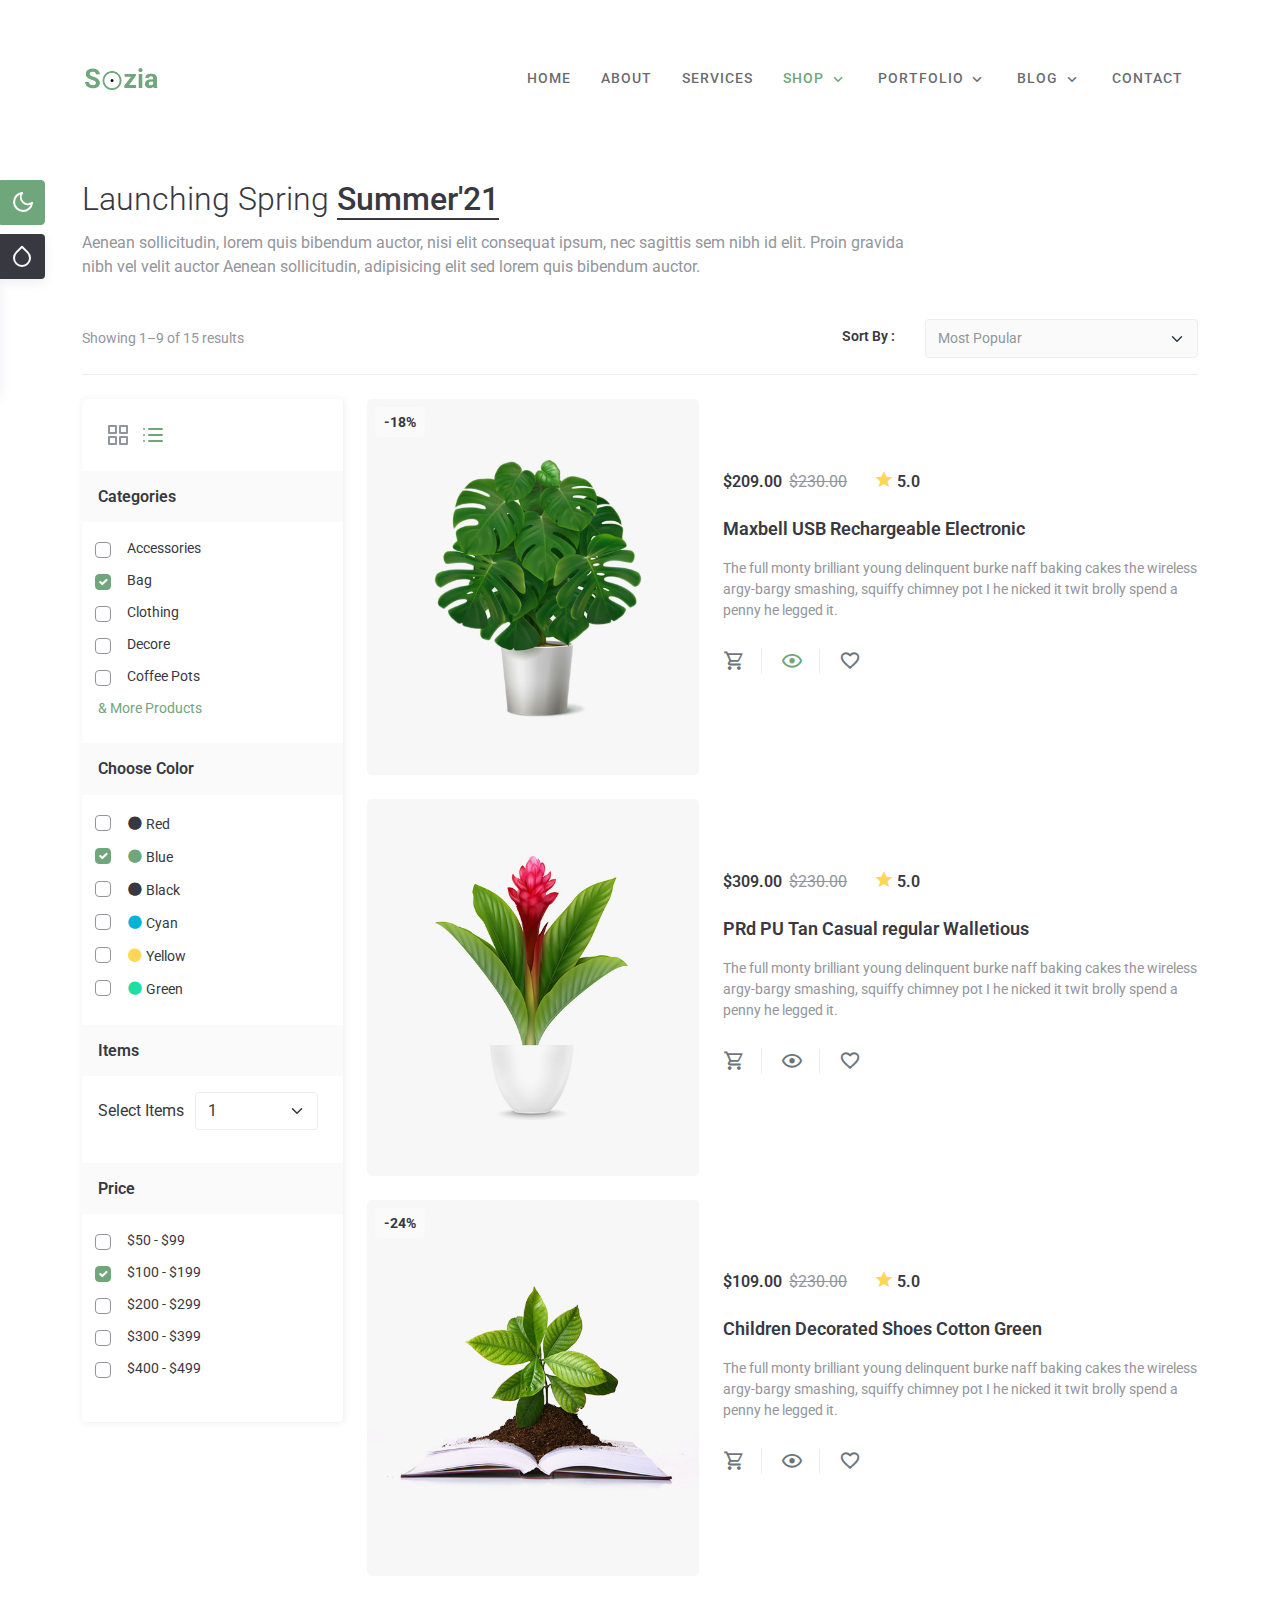
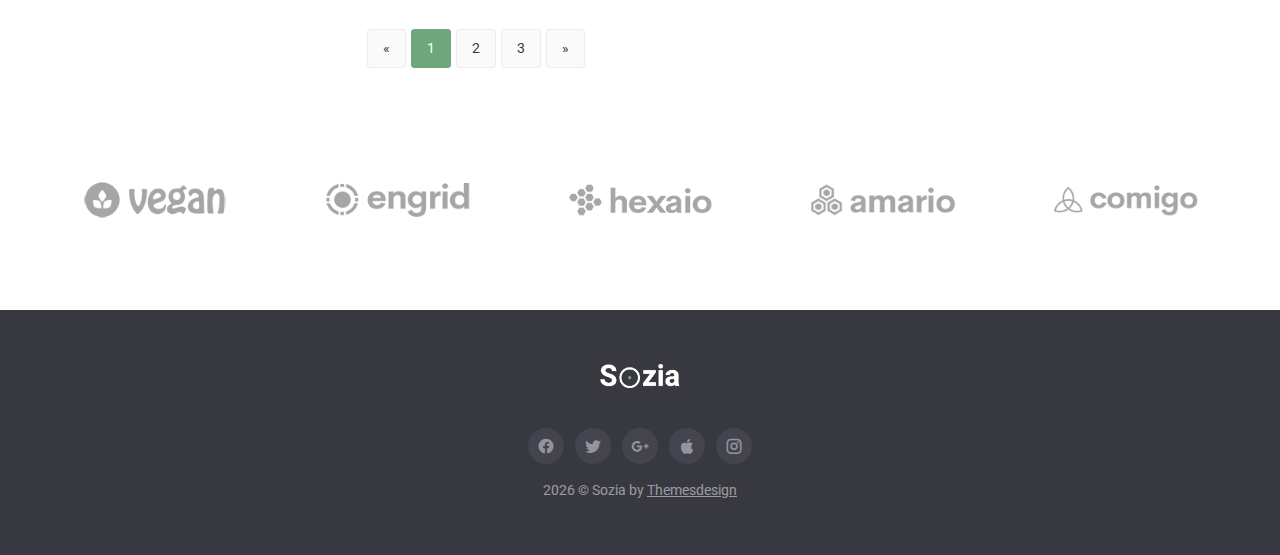
<file: product-list.html>
<!DOCTYPE html>
<html lang="en">

<head>
    <meta charset="UTF-8" />
    <title>Sozia - Responsive Minimal Template</title>
    <meta name="viewport" content="width=device-width, initial-scale=1" />
    <meta name="description" content="Premium Bootstrap 5 Landing Page Template" />
    <meta name="keywords" content="bootstrap 5, premium, marketing, multipurpose" />
    <meta name="author" content="Themesdesign" />

    <!-- App favicon -->
    <link rel="shortcut icon" href="images/favicon.ico" />

    <!-- CSS -->
    <link rel="stylesheet" href="css/bootstrap.min.css" type="text/css" />
    <link rel="stylesheet" type="text/css" href="css/materialdesignicons.min.css" />
    <!-- Pe 7 icon Css-->
    <link rel="stylesheet" type="text/css" href="css/pe-icon-7-stroke.css" />

    <!-- custom Css -->
    <link rel="stylesheet" id="app-css" type="text/css" href="css/style.css" />

    <!-- colors -->
    <link href="css/colors/default.css" rel="stylesheet" type="text/css" id="color-opt" />
</head>

<body data-bs-target=".navbar" data-bs-offset="110">
    <!-- light-dark mode button -->
    <a href="javascript: void(0);" id="mode" data-class="light" class="text-white rounded-end mode-btn"
        onclick="changeMode(event)">
        <i class="mode-dark mx-auto" data-feather="moon"></i>
        <i class="bx-spin mode-light" data-feather="sun"></i>
    </a>
    <!-- Start Navbar -->
    <nav class="navbar navbar-expand-lg fixed-top sticky mx-auto" id="navbar">
        <div class="container">
            <a href="index.html" class="navbar-brand me-4">
                <img src="images/logo-light.png" class="logo-light" alt="" height="22" />
                <img src="images/logo-dark.png" class="logo-dark" alt="" height="22" />
            </a>

            <div class="navbar-header">
                <button class="navbar-toggler" type="button" data-bs-toggle="collapse"
                    data-bs-target="#navbar-collapse-1" aria-expanded="false" aria-label="Toggle navigation">
                    <span class="mdi mdi-menu"></span>
                </button>
            </div>

            <div class="collapse navbar-collapse" id="navbar-collapse-1">
                <ul class="nav navbar-nav ms-auto">
                    <li class="nav-item"><a class="nav-link sub-menu-item" href="index.html">Home</a></li>
                    <li class="nav-item"><a class="nav-link sub-menu-item" href="about.html">About</a></li>
                    <li class="nav-item"><a class="nav-link sub-menu-item" href="services.html">Services</a></li>
                    <li class="nav-item dropdown parent-menu-item">
                        <a class="nav-link menu-item dropdown-toggle" data-bs-toggle="dropdown"
                            href="javascript:void(0)" role="button" aria-expanded="false">Shop</a>
                        <ul class="dropdown-menu border-0">
                            <li class="nav-item">
                                <a class="nav-link sub-menu-item" href="products.html">Products</a>
                            </li>
                            <li class="nav-item">
                                <a class="nav-link sub-menu-item" href="product-list.html">Product List</a>
                            </li>
                            <li class="nav-item">
                                <a class="nav-link sub-menu-item" href="product-detail.html">Product Details</a>
                            </li>
                            <li class="nav-item">
                                <a class="nav-link sub-menu-item" href="cart.html">Cart</a>
                            </li>
                            <li class="nav-item">
                                <a class="nav-link sub-menu-item" href="checkout.html">Checkout</a>
                            </li>

                        </ul>
                    </li>

                    <li class="nav-item dropdown parent-menu-item">
                        <a class="nav-link menu-item dropdown-toggle" data-bs-toggle="dropdown"
                            href="javascript:void(0)" role="button" aria-expanded="false">Portfolio</a>
                        <ul class="dropdown-menu border-0">
                            <li class="nav-item">
                                <a class="nav-link sub-menu-item" href="work.html">Work</a>
                            </li>
                            <li class="nav-item">
                                <a class="nav-link sub-menu-item" href="work-detail.html">Work Detail</a>
                            </li>
                        </ul>
                    </li>
                    <li class="nav-item dropdown parent-menu-item">
                        <a class="nav-link menu-item dropdown-toggle" data-bs-toggle="dropdown"
                            href="javascript:void(0)" role="button" aria-expanded="false">Blog</a>
                        <ul class="dropdown-menu border-0">
                            <li class="nav-item">
                                <a class="nav-link sub-menu-item" href="blog-listing.html">Blog Listing</a>
                            </li>

                            <li class="nav-item">
                                <a class="nav-link sub-menu-item" href="blog-grid.html">Blog Grid</a>
                            </li>
                            <li class="nav-item">
                                <a class="nav-link sub-menu-item" href="single-post.html">Single Post</a>
                            </li>
                        </ul>
                    </li>
                    <li class="nav-item">
                        <a class="nav-link sub-menu-item" href="contact.html">Contact</a>
                    </li>
                </ul>
            </div>
        </div>
    </nav>
    <!-- END NAVBAR -->


    <!-- Start Title -->
    <section>
        <div class="container">
            <div class="row">
                <div class="col-lg-9">
                    <div class="page-title">
                        <h2 class="text-dark fw-light lh-base mt-5">Launching Spring <span
                                class="fw-medium title">Summer'21</span></h2>
                        <p class="fs-16 text-muted mb-0">Aenean sollicitudin, lorem quis bibendum auctor, nisi elit
                            consequat ipsum, nec sagittis sem nibh id elit. Proin gravida nibh vel velit auctor Aenean
                            sollicitudin, adipisicing elit sed lorem quis bibendum auctor.</p>
                    </div>
                </div>
            </div>
        </div>
        <!-- end container -->
    </section>
    <!-- End Title -->


    <section class="sm-section">
        <div class="container">
            <div class="row">
                <div class="col-lg-12">
                    <div class="border-bottom">
                        <div class="row align-items-center pb-sm-3 pb-4">
                            <div class="col-lg-8 col-md-6 my-md-0 my-2">
                                <p class="text-muted mb-0 py-sm-0 py-2">Showing 1–9 of 15 results</p>
                            </div>
                            <div class="col-lg-4 col-md-6 my-md-0 my-2">
                                <form>
                                    <div class="row mb-0 mt-md-4 mt-lg-0">
                                        <h5 class="col-sm-3 col-form-label">Sort By :</h5>
                                        <div class="col-sm-9 ps-0">
                                            <select
                                                class="form-select bg-light text-muted border fs-14 py-2 ms-sm-0 ms-1"
                                                aria-label="Default select example">
                                                <option selected>Most Popular </option>
                                                <option value="1">One</option>
                                                <option value="2">Two</option>
                                                <option value="3">Three</option>
                                            </select>
                                        </div>
                                    </div>
                                </form>
                            </div>
                        </div>
                    </div>
                </div>
            </div>
            <!-- END ROW -->
            <div class="row">
                <div class="col-md-3">
                    <div class="sidebar shadow rounded-3 py-4 mt-4">
                        <div class="mb-4 ms-4">
                            <a href="products.html"><i data-feather="grid" class="text-muted me-2"></i></a>
                            <a href="product-list.html"><i data-feather="list" class="text-primary"></i></a>
                        </div>
                        <!-- categories -->
                        <div>
                            <div class="p-3 bg-light">
                                <h6 class="mb-0">Categories</h6>
                            </div>
                            <div class="ms-3 my-3">
                                <div class="form-check mb-2">
                                    <input class="form-check-input fs-16" type="checkbox" value=""
                                        id="flexCheckDefaulta1" />
                                    <label class="form-check-label text-dark ms-2"
                                        for="flexCheckDefaulta1">Accessories</label>
                                </div>
                                <div class="form-check mb-2">
                                    <input class="form-check-input fs-16" type="checkbox" value=""
                                        id="flexCheckChecked11" checked />
                                    <label class="form-check-label text-dark ms-2" for="flexCheckChecked11">Bag</label>
                                </div>
                                <div class="form-check mb-2">
                                    <input class="form-check-input fs-16" type="checkbox" value=""
                                        id="flexCheckChecked22" />
                                    <label class="form-check-label text-dark ms-2"
                                        for="flexCheckChecked22">Clothing</label>
                                </div>
                                <div class="form-check mb-2">
                                    <input class="form-check-input fs-16" type="checkbox" value=""
                                        id="flexCheckChecked33" />
                                    <label class="form-check-label text-dark ms-2"
                                        for="flexCheckChecked33">Decore</label>
                                </div>
                                <div class="form-check mb-2">
                                    <input class="form-check-input fs-16" type="checkbox" value=""
                                        id="flexCheckChecked44" />
                                    <label class="form-check-label text-dark ms-2" for="flexCheckChecked44">Coffee
                                        Pots</label>
                                </div>
                                <a class="fw-normal text-primary" href="javascript:void(0)">& More Products</a>
                            </div>
                        </div>
                        <!-- end categories -->

                        <!-- color -->
                        <div class="mt-4">
                            <div class="p-3 bg-light">
                                <h6 class="mb-0">Choose Color</h6>
                            </div>
                            <div class="ms-3 my-3">
                                <div class="form-check mb-2">
                                    <input class="form-check-input fs-16" type="checkbox" value=""
                                        id="flexCheckDefaulta2" />
                                    <label class="form-check-label text-dark" for="flexCheckDefaulta2"><i
                                            class="mdi mdi-circle ms-2 fs-16"></i> Red</label>
                                </div>
                                <div class="form-check mb-2">
                                    <input class="form-check-input fs-16" type="checkbox" value=""
                                        id="flexCheckChecked55" checked />
                                    <label class="form-check-label text-dark" for="flexCheckChecked55"><i
                                            class="mdi mdi-circle text-primary ms-2 fs-16"></i> Blue</label>
                                </div>
                                <div class="form-check mb-2">
                                    <input class="form-check-input fs-16" type="checkbox" value=""
                                        id="flexCheckChecked66" />
                                    <label class="form-check-label text-dark" for="flexCheckChecked66"><i
                                            class="mdi mdi-circle text-dark ms-2 fs-16"></i> Black</label>
                                </div>
                                <div class="form-check mb-2">
                                    <input class="form-check-input fs-16" type="checkbox" value=""
                                        id="flexCheckChecked77" />
                                    <label class="form-check-label text-dark" for="flexCheckChecked77"><i
                                            class="mdi mdi-circle text-info ms-2 fs-16"></i> Cyan</label>
                                </div>
                                <div class="form-check mb-2">
                                    <input class="form-check-input fs-16" type="checkbox" value=""
                                        id="flexCheckChecked88" />
                                    <label class="form-check-label text-dark" for="flexCheckChecked88"><i
                                            class="mdi mdi-circle text-warning ms-2 fs-16"></i> Yellow</label>
                                </div>
                                <div class="form-check mb-2">
                                    <input class="form-check-input fs-16" type="checkbox" value=""
                                        id="flexCheckChecked99" />
                                    <label class="form-check-label text-dark" for="flexCheckChecked99"><i
                                            class="mdi mdi-circle text-success ms-2 fs-16"></i> Green</label>
                                </div>
                            </div>
                        </div>
                        <!-- end color -->

                        <!-- items -->
                        <div class="mt-4">
                            <div class="p-3 bg-light">
                                <h6 class="mb-0">Items</h6>
                            </div>
                            <div class="ms-3 my-3">
                                <p class="d-inline-block text-dark fs-16">Select Items</p>
                                <select class="form-select d-inline-block border w-50 ms-5 ms-md-2"
                                    id="autoSizingSelect">
                                    <option value="1" selected>1</option>
                                    <option value="2">2</option>
                                    <option value="3">3</option>
                                </select>
                            </div>
                        </div>
                        <!-- end item -->

                        <!-- start price -->
                        <div class="mt-4">
                            <div class="p-3 bg-light mb-3">
                                <h6 class="mb-0">Price</h6>
                            </div>
                            <div class="ms-3 my-3">
                                <div class="form-check mb-2">
                                    <input class="form-check-input fs-16" type="checkbox" value=""
                                        id="flexCheckDefaulta7" />
                                    <label class="form-check-label text-dark ms-2" for="flexCheckDefaulta7">$50 -
                                        $99</label>
                                </div>
                                <div class="form-check mb-2">
                                    <input class="form-check-input fs-16" type="checkbox" value="" id="flexCheckChecke"
                                        checked />
                                    <label class="form-check-label text-dark ms-2" for="flexCheckChecke">$100 -
                                        $199</label>
                                </div>
                                <div class="form-check mb-2">
                                    <input class="form-check-input fs-16" type="checkbox" value=""
                                        id="flexCheckCheck" />
                                    <label class="form-check-label text-dark ms-2" for="flexCheckCheck">$200 -
                                        $299</label>
                                </div>
                                <div class="form-check mb-2">
                                    <input class="form-check-input fs-16" type="checkbox" value="" id="flexCheckChec" />
                                    <label class="form-check-label text-dark ms-2" for="flexCheckChec">$300 -
                                        $399</label>
                                </div>
                                <div class="form-check mb-2">
                                    <input class="form-check-input fs-16" type="checkbox" value="" id="flexCheckChe" />
                                    <label class="form-check-label text-dark ms-2" for="flexCheckChe">$400 -
                                        $499</label>
                                </div>
                            </div>
                        </div>
                    </div>
                </div>
                <div class="col-md-9">
                    <div class="row align-items-center">
                        <div class="col-md-5">
                            <div class="product-item mt-4">
                                <div class="product-list-img rounded-3 position-relative">
                                    <img class="img-fluid rounded-3" src="images/products/pro-1.jpg" alt="" />
                                    <span
                                        class="text-dark badge bg-light rounded-3 fs-14 fw-bold position-absolute top-0 start-0 mt-2 ms-2 py-2">-18%</span>
                                </div>
                            </div>
                        </div>
                        <!-- end col -->
                        <div class="col-md-7">
                            <div class="pro-list-content my-3">
                                <div class="price d-inline-block">
                                    <ins class="pe-1 fs-16 fw-semibold text-decoration-none text-dark">$209.00</ins>
                                    <del class="text-muted fs-16">$230.00</del>
                                </div>
                                <div class="rating d-inline-block ps-4">
                                    <i class="mdi mdi-star fs-20 text-warning d-inline-block"></i>
                                    <h5 class="d-inline-block fs-16">5.0</h5>
                                </div>

                                <a href="product-detail.html">
                                    <h6 class="fw-semibold lh-base fs-18 mt-3">Maxbell USB Rechargeable Electronic</h6>
                                </a>
                                <p class="text-muted my-3">
                                    The full monty brilliant young delinquent burke naff baking cakes the wireless
                                    argy-bargy smashing, squiffy chimney pot I he nicked it twit brolly spend a penny he
                                    legged it.
                                </p>
                                <div class="hover-content w-100 py-2">
                                    <a href="cart.html"><i
                                            class="mdi mdi-cart-outline fs-22 me-3 pe-3 fw-bolder pro-icon border-end"></i></a>
                                    <a href="product-detail.html"><i
                                            class="mdi mdi-eye-outline fs-22 me-3 pe-3 fw-bolder pro-icon border-end active"></i></a>
                                    <a href="cart.html"><i
                                            class="mdi mdi-heart-outline fs-22 fw-bolder pro-icon"></i></a>
                                </div>
                            </div>
                        </div>
                        <!-- end col -->
                    </div>
                    <!-- end row -->

                    <div class="row align-items-center">
                        <div class="col-md-5">
                            <div class="product-item mt-4">
                                <div class="product-list-img rounded-3 position-relative">
                                    <img class="img-fluid rounded-3" src="images/products/pro-3.jpg" alt="" />
                                </div>
                            </div>
                        </div>
                        <!-- end col -->
                        <div class="col-md-7">
                            <div class="pro-list-content my-3">
                                <div class="price d-inline-block">
                                    <ins class="pe-1 fs-16 fw-semibold text-decoration-none text-dark">$309.00</ins>
                                    <del class="text-muted fs-16">$230.00</del>
                                </div>
                                <div class="rating d-inline-block ps-4">
                                    <i class="mdi mdi-star fs-20 text-warning d-inline-block"></i>
                                    <h5 class="d-inline-block fs-16">5.0</h5>
                                </div>

                                <a href="product-detail.html">
                                    <h6 class="fw-semibold lh-base fs-18 mt-3">PRd PU Tan Casual regular Walletious</h6>
                                </a>
                                <p class="text-muted my-3">
                                    The full monty brilliant young delinquent burke naff baking cakes the wireless
                                    argy-bargy smashing, squiffy chimney pot I he nicked it twit brolly spend a penny he
                                    legged it.
                                </p>
                                <div class="hover-content w-100 py-2">
                                    <a href="cart.html"><i
                                            class="mdi mdi-cart-outline fs-22 me-3 pe-3 fw-bolder pro-icon border-end"></i></a>
                                    <a href="product-detail.html"><i
                                            class="mdi mdi-eye-outline fs-22 me-3 pe-3 fw-bolder pro-icon border-end"></i></a>
                                    <a href="cart.html"><i
                                            class="mdi mdi-heart-outline fs-22 fw-bolder pro-icon"></i></a>
                                </div>
                            </div>
                        </div>
                        <!-- end col -->
                    </div>
                    <!-- end row -->

                    <div class="row align-items-center">
                        <div class="col-md-5">
                            <div class="product-item mt-4">
                                <div class="product-list-img rounded-3 position-relative">
                                    <img class="img-fluid rounded-3" src="images/products/pro-9.jpg" alt="" />
                                    <span
                                        class="text-dark badge bg-light rounded-3 fs-14 fw-bold position-absolute top-0 start-0 mt-2 ms-2 py-2">-24%</span>
                                </div>
                            </div>
                        </div>
                        <!-- end col -->
                        <div class="col-md-7">
                            <div class="pro-list-content my-3">
                                <div class="price d-inline-block">
                                    <ins class="pe-1 fs-16 fw-semibold text-decoration-none text-dark">$109.00</ins>
                                    <del class="text-muted fs-16">$230.00</del>
                                </div>
                                <div class="rating d-inline-block ps-4">
                                    <i class="mdi mdi-star fs-20 text-warning d-inline-block"></i>
                                    <h5 class="d-inline-block fs-16">5.0</h5>
                                </div>

                                <a href="product-detail.html">
                                    <h6 class="fw-semibold lh-base fs-18 mt-3">Children Decorated Shoes Cotton Green
                                    </h6>
                                </a>
                                <p class="text-muted my-3">
                                    The full monty brilliant young delinquent burke naff baking cakes the wireless
                                    argy-bargy smashing, squiffy chimney pot I he nicked it twit brolly spend a penny he
                                    legged it.
                                </p>
                                <div class="hover-content w-100 py-2">
                                    <a href="cart.html"><i
                                            class="mdi mdi-cart-outline fs-22 me-3 pe-3 fw-bolder pro-icon border-end"></i></a>
                                    <a href="product-detail.html"><i
                                            class="mdi mdi-eye-outline fs-22 me-3 pe-3 fw-bolder pro-icon border-end"></i></a>
                                    <a href="cart.html"><i
                                            class="mdi mdi-heart-outline fs-22 fw-bolder pro-icon"></i></a>
                                </div>
                            </div>
                        </div>
                        <!-- end col -->
                    </div>
                    <!-- end row -->

                    <div class="row">
                        <div class="col-lg-12 mt-5">
                            <nav aria-label="Page navigation example">
                                <ul class="pagination">
                                    <li class="page-item">
                                        <a class="page-link" href="javascript:void(0)" aria-label="Previous">
                                            <span aria-hidden="true">&laquo;</span>
                                        </a>
                                    </li>
                                    <li class="page-item"><a class="page-link active" href="javascript:void(0)">1</a>
                                    </li>
                                    <li class="page-item"><a class="page-link" href="javascript:void(0)">2</a></li>
                                    <li class="page-item"><a class="page-link" href="javascript:void(0)">3</a></li>
                                    <li class="page-item">
                                        <a class="page-link" href="javascript:void(0)" aria-label="Next">
                                            <span aria-hidden="true">&raquo;</span>
                                        </a>
                                    </li>
                                </ul>
                            </nav>
                        </div>
                    </div>
                </div>
            </div>
            <!-- END ROW -->
        </div>
    </section>

    <!-- start brand-logo -->
    <section class="client-section sm-section">
        <div class="container">
            <div class="row justify-content-between">
                <div class="col-md-auto col-12 mt-3 py-lg-0 py-3">
                    <div class="client-box">
                        <img src="images/brand/brand-1.png" class="mx-auto d-block img-fluid" alt="client-logo" />
                    </div>
                </div>
                <div class="col-md-auto col-12 mt-3 py-lg-0 py-3">
                    <div class="client-box">
                        <img src="images/brand/brand-2.png" class="mx-auto d-block img-fluid" alt="client-logo" />
                    </div>
                </div>
                <div class="col-md-auto col-12 mt-3 py-lg-0 py-3">
                    <div class="client-box">
                        <img src="images/brand/brand-3.png" class="mx-auto d-block img-fluid" alt="client-logo" />
                    </div>
                </div>
                <div class="col-md-auto col-12 mt-3 py-lg-0 py-3">
                    <div class="client-box">
                        <img src="images/brand/brand-4.png" class="mx-auto d-block img-fluid" alt="client-logo" />
                    </div>
                </div>
                <div class="col-md-auto col-12 mt-3 py-lg-0 py-3">
                    <div class="client-box">
                        <img src="images/brand/brand-5.png" class="mx-auto d-block img-fluid" alt="client-logo" />
                    </div>
                </div>
            </div>
            <!-- end row -->
        </div>
        <!-- end container -->
    </section>
    <!-- end brand-logo -->

    <!-- FOOTER -->
    <footer class="footer">
        <div class="container">
            <div class="row">
                <div class="col-lg-12">
                    <div class="text-center">
                        <a href="index.html" class="footer-logo d-inline-block py-4">
                            <img src="images/logo-light.png" class="mx-auto logo-dark" alt="" height="24" />
                        </a>

                        <ul class="list-inline social-circle mt-3">
                            <li class="list-inline-item"><a href="javascript:void(0)"> <i class="mdi mdi-facebook"></i>
                                </a></li>
                            <li class="list-inline-item"><a href="javascript:void(0)"> <i class="mdi mdi-twitter"></i>
                                </a></li>
                            <li class="list-inline-item"><a href="javascript:void(0)"> <i
                                        class="mdi mdi-google-plus"></i> </a></li>
                            <li class="list-inline-item"><a href="javascript:void(0)"> <i class="mdi mdi-apple"></i>
                                </a></li>
                            <li class="list-inline-item"><a href="javascript:void(0)"> <i class="mdi mdi-instagram"></i>
                                </a></li>
                        </ul>

                        <div class="text-white-50 pb-4">
                            <script>document.write(new Date().getFullYear())</script> &copy; Sozia by <a
                                class="text-white-50 text-decoration-underline" target="_blank"
                                href="https://themesdesign.in">Themesdesign</a>
                        </div>

                    </div>
                </div>
            </div>
            <!-- end row -->
        </div>
    </footer>
    <!-- END FOOTER -->

    <!-- Style switcher -->
    <div id="style-switcher" onclick="toggleSwitcher()">
        <div>
            <h3>Select Your Color</h3>
            <ul class="pattern">
                <li>
                    <a class="color1" href="javascript: void(0);" onclick="setColor('default')"></a>
                </li>
                <li>
                    <a class="color2" href="javascript: void(0);" onclick="setColor('success')"></a>
                </li>
                <li>
                    <a class="color3" href="javascript: void(0);" onclick="setColor('warning')"></a>
                </li>
                <li>
                    <a class="color4" href="javascript: void(0);" onclick="setColor('danger')"></a>
                </li>
                <li>
                    <a class="color5" href="javascript: void(0);" onclick="setColor('info')"></a>
                </li>
                <li>
                    <a class="color6" href="javascript: void(0);" onclick="setColor('amber')"></a>
                </li>
            </ul>
        </div>
        <div class="bottom">
            <a href="javascript: void(0);" class="settings rounded-end text-light"><i data-feather="droplet"></i></a>
        </div>
    </div>
    <!-- end Style switcher -->

    <!-- Javascript -->
    <script src="js/bootstrap.bundle.min.js"></script>

    <!-- feather icon -->
    <script src="js/feather.js"></script>

    <!-- app js -->
    <script src="js/app.js"></script>
</body>

</html>
</file>
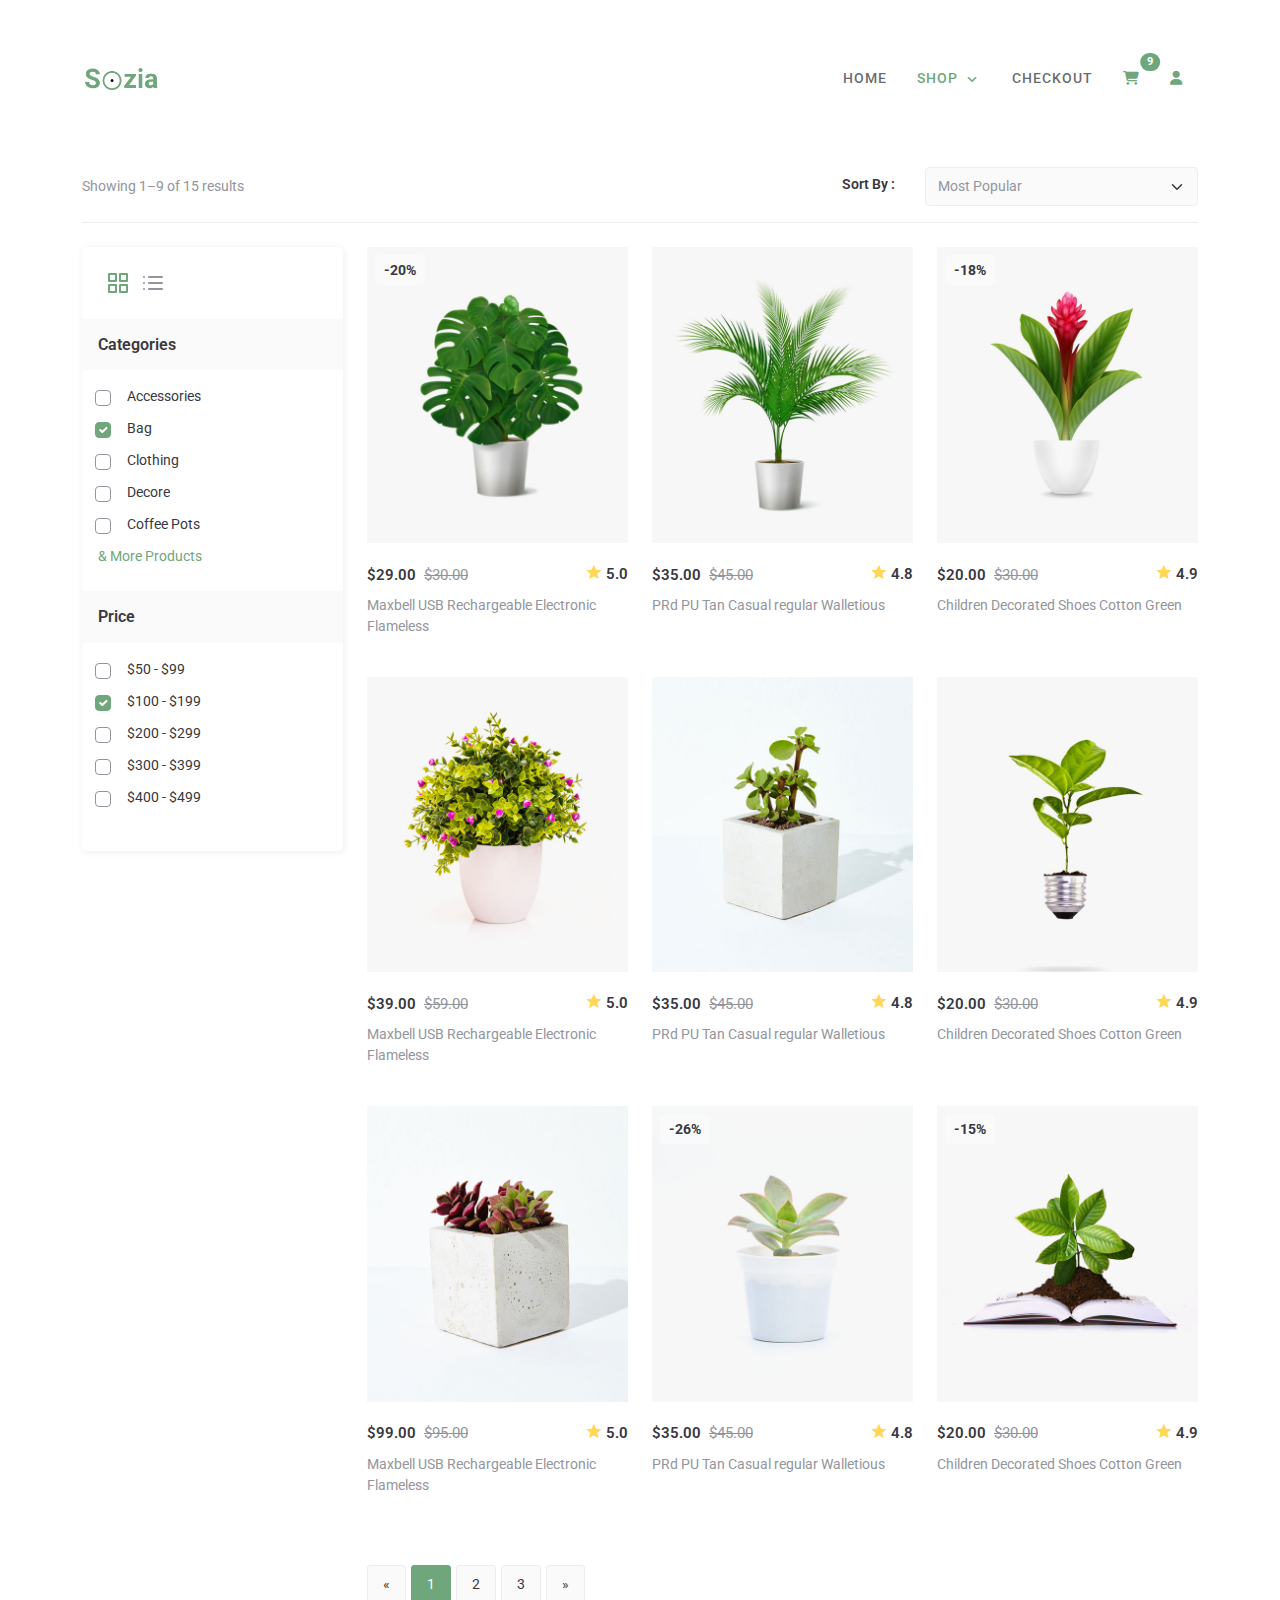
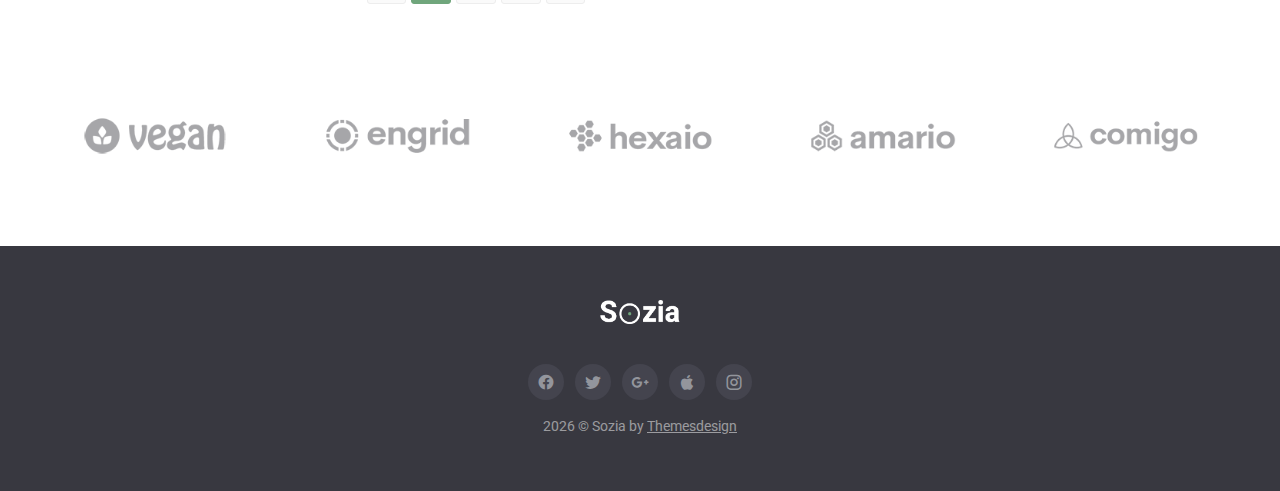
<file: products.html>
<!DOCTYPE html>
<html lang="en">
  <head>
    <meta charset="UTF-8" />
    <title>Sozia - Responsive Minimal Template</title>
    <meta name="viewport" content="width=device-width, initial-scale=1" />
    <meta
      name="description"
      content="Premium Bootstrap 5 Landing Page Template"
    />
    <meta
      name="keywords"
      content="bootstrap 5, premium, marketing, multipurpose"
    />
    <meta name="author" content="Themesdesign" />

    <!-- App favicon -->
    <link rel="shortcut icon" href="images/favicon.ico" />

    <!-- icons -->
    <link
      rel="stylesheet"
      href="https://cdnjs.cloudflare.com/ajax/libs/font-awesome/6.7.2/css/all.min.css"
    />

    <!-- CSS -->
    <link rel="stylesheet" href="css/bootstrap.min.css" type="text/css" />
    <link
      rel="stylesheet"
      type="text/css"
      href="css/materialdesignicons.min.css"
    />
    <!-- Pe 7 icon Css-->
    <link rel="stylesheet" type="text/css" href="css/pe-icon-7-stroke.css" />

    <!-- custom Css -->
    <link rel="stylesheet" id="app-css" type="text/css" href="css/style.css" />
    <link rel="stylesheet" id="app-css" type="text/css" href="css/new.css" />

    <!-- colors -->
    <link
      href="css/colors/default.css"
      rel="stylesheet"
      type="text/css"
      id="color-opt"
    />
  </head>

  <body data-bs-target=".navbar" data-bs-offset="110">
    <!-- light-dark mode button -->
    <!-- <a
      href="javascript: void(0);"
      id="mode"
      data-class="light"
      class="text-white rounded-end mode-btn"
      onclick="changeMode(event)"
    >
      <i class="mode-dark mx-auto" data-feather="moon"></i>
      <i class="bx-spin mode-light" data-feather="sun"></i>
    </a> -->
    <!-- Start Navbar -->
    <nav class="navbar navbar-expand-lg fixed-top sticky mx-auto" id="navbar">
      <div class="container">
        <a href="index.html" class="navbar-brand me-4">
          <img
            src="images/logo-light.png"
            class="logo-light"
            alt=""
            height="22"
          />
          <img
            src="images/logo-dark.png"
            class="logo-dark"
            alt=""
            height="22"
          />
        </a>

        <div class="navbar-header">
          <button
            class="navbar-toggler"
            type="button"
            data-bs-toggle="collapse"
            data-bs-target="#navbar-collapse-1"
            aria-expanded="false"
            aria-label="Toggle navigation"
          >
            <span class="mdi mdi-menu"></span>
          </button>
        </div>

        <div class="collapse navbar-collapse" id="navbar-collapse-1">
          <ul class="nav navbar-nav ms-auto">
            <li class="nav-item">
              <a class="nav-link sub-menu-item" href="index.html">Home</a>
            </li>
            <li class="nav-item dropdown parent-menu-item">
              <a
                class="nav-link menu-item dropdown-toggle"
                data-bs-toggle="dropdown"
                href="javascript:void(0)"
                role="button"
                aria-expanded="false"
                >Shop</a
              >
              <ul class="dropdown-menu border-0">
                <li class="nav-item">
                  <a class="nav-link sub-menu-item" href="products.html"
                    >Products</a
                  >
                </li>
                <li class="nav-item">
                  <a class="nav-link sub-menu-item" href="product-detail.html"
                    >Product Details</a
                  >
                </li>
              </ul>
            </li>

            <li class="nav-item">
              <a class="nav-link sub-menu-item" href="checkout.html"
                >Checkout</a
              >
            </li>

            <li class="nav-item">
              <button type="button" class="cart-btn position-relative">
                <a class="nav-link sub-menu-item" href="cart.html"
                  ><i class="fa-solid fa-cart-shopping text-primary"></i
                ></a>
                <span
                  class="position-absolute cart-badge start-90 translate-middle badge rounded-pill bg-primary"
                >
                  9
                  <span class="visually-hidden">Items added</span>
                </span>
              </button>
            </li>
            
            <li class="nav-item">
              <a href="profile.html" class="nav-link">
                <i class="fa-solid fa-user text-primary"></i>
              </a>
            </li>

            
          </ul>
        </div>
      </div>
    </nav>
    <!-- END NAVBAR -->

    
      <!-- end container -->
    </section>
    <!-- End Title -->

    <section class="sm-section">
      <div class="container">
        <div class="row">
          <div class="col-lg-12">
            <div class="border-bottom">
              <div class="row align-items-center pb-sm-3 pb-4">
                <div class="col-lg-8 col-md-6 my-md-0 my-2">
                  <p class="text-muted mb-0 py-sm-0 py-2">
                    Showing 1–9 of 15 results
                  </p>
                </div>
                <div class="col-lg-4 col-md-6 my-md-0 my-2">
                  <form>
                    <div class="row mb-0 mt-md-4 mt-lg-0">
                      <h5 class="col-sm-3 col-form-label">Sort By :</h5>
                      <div class="col-sm-9 ps-0">
                        <select
                          class="form-select bg-light text-muted border fs-14 py-2 ms-sm-0 ms-1"
                          aria-label="Default select example"
                        >
                          <option selected>Most Popular</option>
                          <option value="1">One</option>
                          <option value="2">Two</option>
                          <option value="3">Three</option>
                        </select>
                      </div>
                    </div>
                  </form>
                </div>
              </div>
            </div>
          </div>
        </div>
        <!-- END ROW -->
        <div class="row">
          <div class="col-md-3">
            <div class="sidebar shadow rounded-3 py-4 mt-4">
              <div class="mb-4 ms-4">
                <a href="products.html"
                  ><i data-feather="grid" class="text-primary me-2"></i
                ></a>
                <a href="product-list.html"
                  ><i data-feather="list" class="text-muted"></i
                ></a>
              </div>
              <!-- categories -->
              <div>
                <div class="p-3 bg-light">
                  <h6 class="mb-0">Categories</h6>
                </div>
                <div class="ms-3 my-3">
                  <div class="form-check mb-2">
                    <input
                      class="form-check-input fs-16"
                      type="checkbox"
                      value=""
                      id="flexCheckDefaulta1"
                    />
                    <label
                      class="form-check-label text-dark ms-2"
                      for="flexCheckDefaulta1"
                      >Accessories</label
                    >
                  </div>
                  <div class="form-check mb-2">
                    <input
                      class="form-check-input fs-16"
                      type="checkbox"
                      value=""
                      id="flexCheckChecked11"
                      checked
                    />
                    <label
                      class="form-check-label text-dark ms-2"
                      for="flexCheckChecked11"
                      >Bag</label
                    >
                  </div>
                  <div class="form-check mb-2">
                    <input
                      class="form-check-input fs-16"
                      type="checkbox"
                      value=""
                      id="flexCheckChecked22"
                    />
                    <label
                      class="form-check-label text-dark ms-2"
                      for="flexCheckChecked22"
                      >Clothing</label
                    >
                  </div>
                  <div class="form-check mb-2">
                    <input
                      class="form-check-input fs-16"
                      type="checkbox"
                      value=""
                      id="flexCheckChecked33"
                    />
                    <label
                      class="form-check-label text-dark ms-2"
                      for="flexCheckChecked33"
                      >Decore</label
                    >
                  </div>
                  <div class="form-check mb-2">
                    <input
                      class="form-check-input fs-16"
                      type="checkbox"
                      value=""
                      id="flexCheckChecked44"
                    />
                    <label
                      class="form-check-label text-dark ms-2"
                      for="flexCheckChecked44"
                      >Coffee Pots</label
                    >
                  </div>
                  <a class="fw-normal text-primary" href="javascript:void(0)"
                    >& More Products</a
                  >
                </div>
              </div>
              <!-- end categories -->

              

              <!-- start price -->
              <div class="mt-4">
                <div class="p-3 bg-light mb-3">
                  <h6 class="mb-0">Price</h6>
                </div>
                <div class="ms-3 my-3">
                  <div class="form-check mb-2">
                    <input
                      class="form-check-input fs-16"
                      type="checkbox"
                      value=""
                      id="flexCheckDefaulta7"
                    />
                    <label
                      class="form-check-label text-dark ms-2"
                      for="flexCheckDefaulta7"
                      >$50 - $99</label
                    >
                  </div>
                  <div class="form-check mb-2">
                    <input
                      class="form-check-input fs-16"
                      type="checkbox"
                      value=""
                      id="flexCheckChecke"
                      checked
                    />
                    <label
                      class="form-check-label text-dark ms-2"
                      for="flexCheckChecke"
                      >$100 - $199</label
                    >
                  </div>
                  <div class="form-check mb-2">
                    <input
                      class="form-check-input fs-16"
                      type="checkbox"
                      value=""
                      id="flexCheckCheck"
                    />
                    <label
                      class="form-check-label text-dark ms-2"
                      for="flexCheckCheck"
                      >$200 - $299</label
                    >
                  </div>
                  <div class="form-check mb-2">
                    <input
                      class="form-check-input fs-16"
                      type="checkbox"
                      value=""
                      id="flexCheckChec"
                    />
                    <label
                      class="form-check-label text-dark ms-2"
                      for="flexCheckChec"
                      >$300 - $399</label
                    >
                  </div>
                  <div class="form-check mb-2">
                    <input
                      class="form-check-input fs-16"
                      type="checkbox"
                      value=""
                      id="flexCheckChe"
                    />
                    <label
                      class="form-check-label text-dark ms-2"
                      for="flexCheckChe"
                      >$400 - $499</label
                    >
                  </div>
                </div>
              </div>
            </div>
          </div>
        <div class="col-md-9">
                    <div class="row">
                        <div class="col-lg-4 col-md-6">
                            <div class="product-item mt-4">
                                <div class="product-img rounded position-relative">
                                    <img class="img-fluid" src="images/products/pro-1.jpg" alt="" />
                                    <span
                                        class="text-dark badge bg-light rounded-3 fs-14 fw-bold position-absolute top-0 start-0 mt-2 ms-2 py-2">-20%</span>

                                    <div
                                        class="hover-content text-center w-100 position-absolute bottom-0 start-50 translate-middle-x py-2 mb-3">
                                        <a href="cart.html"><i
                                                class="mdi mdi-cart-outline fs-22 me-3 pe-3 fw-bolder pro-icon border-end"></i></a>
                                        <a href="product-detail.html"><i
                                                class="mdi mdi-eye-outline fs-22 me-3 pe-3 fw-bolder pro-icon border-end active"></i></a>
                                        <a href="cart.html"><i
                                                class="mdi mdi-heart-outline fs-22 fw-bolder pro-icon"></i></a>
                                    </div>
                                </div>
                                <div class="pro-content my-3">
                                    <div class="d-flex align-items-center">
                                        <ins class="pe-2 fs-15 fw-semibold text-decoration-none text-dark">$29.00</ins>
                                        <del class="text-muted fs-15">$30.00</del>
                                        <div class="rating ms-auto">
                                            <i class="mdi mdi-star fs-18 text-warning d-inline-block"></i>
                                            <h5 class="d-inline-block fs-15">5.0</h5>
                                        </div>
                                    </div>
                                    <a href="product-detail.html">
                                        <p class="text-muted fw-normal lh-base my-1">Maxbell USB Rechargeable Electronic
                                            Flameless</p>
                                    </a>
                                </div>
                            </div>
                        </div>
                        <!-- end col -->
                        <div class="col-lg-4 col-md-6">
                            <div class="product-item mt-4">
                                <div class="product-img rounded position-relative">
                                    <img class="img-fluid" src="images/products/pro-2.jpg" alt="" />
                                    <div
                                        class="hover-content text-center w-100 position-absolute bottom-0 start-50 translate-middle-x py-2 mb-3">
                                        <a href="cart.html"><i
                                                class="mdi mdi-cart-outline fs-22 me-3 pe-3 fw-bolder pro-icon text-dark border-end"></i></a>
                                        <a href="product-detail.html"><i
                                                class="mdi mdi-eye-outline fs-22 me-3 pe-3 fw-bolder pro-icon border-end active"></i></a>
                                        <a href="cart.html"><i
                                                class="mdi mdi-heart-outline text-dark fs-22 fw-bolder pro-icon"></i></a>
                                    </div>
                                </div>
                                <div class="pro-content my-3">
                                    <div class="d-flex align-items-center">
                                        <ins class="pe-2 fs-15 fw-semibold text-decoration-none text-dark">$35.00</ins>
                                        <del class="text-muted fs-15">$45.00</del>
                                        <div class="rating ms-auto">
                                            <i class="mdi mdi-star fs-18 text-warning d-inline-block"></i>
                                            <h5 class="d-inline-block fs-15">4.8</h5>
                                        </div>
                                    </div>
                                    <a href="product-detail.html">
                                        <p class="text-muted fw-normal lh-base my-1">PRd PU Tan Casual regular
                                            Walletious</p>
                                    </a>
                                </div>
                            </div>
                        </div>
                        <!-- end col -->
                        <div class="col-lg-4 col-md-6">
                            <div class="product-item mt-4">
                                <div class="product-img rounded position-relative">
                                    <img class="img-fluid" src="images/products/pro-3.jpg" alt="" />
                                    <span
                                        class="text-dark badge bg-light rounded-3 fs-14 fw-bold position-absolute top-0 start-0 mt-2 ms-2 py-2">-18%</span>
                                    <div
                                        class="hover-content text-center w-100 position-absolute bottom-0 start-50 translate-middle-x py-2 mb-3">
                                        <a href="cart.html"><i
                                                class="mdi mdi-cart-outline fs-22 me-3 pe-3 fw-bolder pro-icon text-dark border-end"></i></a>
                                        <a href="product-detail.html"><i
                                                class="mdi mdi-eye-outline fs-22 me-3 pe-3 fw-bolder pro-icon border-end active"></i></a>
                                        <a href="cart.html"><i
                                                class="mdi mdi-heart-outline text-dark fs-22 fw-bolder pro-icon"></i></a>
                                    </div>
                                </div>
                                <div class="pro-content my-3">
                                    <div class="d-flex align-items-center">
                                        <ins class="pe-2 fs-15 fw-semibold text-decoration-none text-dark">$20.00</ins>
                                        <del class="text-muted fs-15">$30.00</del>
                                        <div class="rating ms-auto">
                                            <i class="mdi mdi-star fs-18 text-warning d-inline-block"></i>
                                            <h5 class="d-inline-block fs-15">4.9</h5>
                                        </div>
                                    </div>
                                    <a href="product-detail.html">
                                        <p class="text-muted fw-normal lh-base my-1">Children Decorated Shoes Cotton
                                            Green</p>
                                    </a>
                                </div>
                            </div>
                        </div>
                        <!-- end col -->
                        <div class="col-lg-4 col-md-6">
                            <div class="product-item mt-4">
                                <div class="product-img rounded position-relative">
                                    <img class="img-fluid" src="images/products/pro-4.jpg" alt="" />
                                    <div
                                        class="hover-content text-center w-100 position-absolute bottom-0 start-50 translate-middle-x py-2 mb-3">
                                        <a href="cart.html"><i
                                                class="mdi mdi-cart-outline fs-22 me-3 pe-3 fw-bolder pro-icon text-dark border-end"></i></a>
                                        <a href="product-detail.html"><i
                                                class="mdi mdi-eye-outline fs-22 me-3 pe-3 fw-bolder pro-icon border-end active"></i></a>
                                        <a href="cart.html"><i
                                                class="mdi mdi-heart-outline text-dark fs-22 fw-bolder pro-icon"></i></a>
                                    </div>
                                </div>
                                <div class="pro-content my-3">
                                    <div class="d-flex align-items-center">
                                        <ins class="pe-2 fs-15 fw-semibold text-decoration-none text-dark">$39.00</ins>
                                        <del class="text-muted fs-15">$59.00</del>
                                        <div class="rating ms-auto">
                                            <i class="mdi mdi-star fs-18 text-warning d-inline-block"></i>
                                            <h5 class="d-inline-block fs-15">5.0</h5>
                                        </div>
                                    </div>
                                    <a href="product-detail.html">
                                        <p class="text-muted fw-normal lh-base my-1">Maxbell USB Rechargeable Electronic
                                            Flameless</p>
                                    </a>
                                </div>
                            </div>
                        </div>
                        <!-- end col -->
                        <div class="col-lg-4 col-md-6">
                            <div class="product-item mt-4">
                                <div class="product-img rounded position-relative">
                                    <img class="img-fluid" src="images/products/pro-5.jpg" alt="" />
                                    <div
                                        class="hover-content text-center w-100 position-absolute bottom-0 start-50 translate-middle-x py-2 mb-3">
                                        <a href="cart.html"><i
                                                class="mdi mdi-cart-outline fs-22 me-3 pe-3 fw-bolder pro-icon text-dark border-end"></i></a>
                                        <a href="product-detail.html"><i
                                                class="mdi mdi-eye-outline fs-22 me-3 pe-3 fw-bolder pro-icon border-end active"></i></a>
                                        <a href="cart.html"><i
                                                class="mdi mdi-heart-outline text-dark fs-22 fw-bolder pro-icon"></i></a>
                                    </div>
                                </div>
                                <div class="pro-content my-3">
                                    <div class="d-flex align-items-center">
                                        <ins class="pe-2 fs-15 fw-semibold text-decoration-none text-dark">$35.00</ins>
                                        <del class="text-muted fs-15">$45.00</del>
                                        <div class="rating ms-auto">
                                            <i class="mdi mdi-star fs-18 text-warning d-inline-block"></i>
                                            <h5 class="d-inline-block fs-15">4.8</h5>
                                        </div>
                                    </div>
                                    <a href="product-detail.html">
                                        <p class="text-muted fw-normal lh-base my-1">PRd PU Tan Casual regular
                                            Walletious</p>
                                    </a>
                                </div>
                            </div>
                        </div>
                        <!-- end col -->
                        <div class="col-lg-4 col-md-6">
                            <div class="product-item mt-4">
                                <div class="product-img rounded position-relative">
                                    <img class="img-fluid" src="images/products/pro-6.jpg" alt="" />
                                    <div
                                        class="hover-content text-center w-100 position-absolute bottom-0 start-50 translate-middle-x py-2 mb-3">
                                        <a href="cart.html"><i
                                                class="mdi mdi-cart-outline fs-22 me-3 pe-3 fw-bolder pro-icon text-dark border-end"></i></a>
                                        <a href="product-detail.html"><i
                                                class="mdi mdi-eye-outline fs-22 me-3 pe-3 fw-bolder pro-icon border-end active"></i></a>
                                        <a href="cart.html"><i
                                                class="mdi mdi-heart-outline text-dark fs-22 fw-bolder pro-icon"></i></a>
                                    </div>
                                </div>
                                <div class="pro-content my-3">
                                    <div class="d-flex align-items-center">
                                        <ins class="pe-2 fs-15 fw-semibold text-decoration-none text-dark">$20.00</ins>
                                        <del class="text-muted fs-15">$30.00</del>
                                        <div class="rating ms-auto">
                                            <i class="mdi mdi-star fs-18 text-warning d-inline-block"></i>
                                            <h5 class="d-inline-block fs-15">4.9</h5>
                                        </div>
                                    </div>
                                    <a href="product-detail.html">
                                        <p class="text-muted fw-normal lh-base my-1">Children Decorated Shoes Cotton
                                            Green</p>
                                    </a>
                                </div>
                            </div>
                        </div>
                        <!-- end col -->
                        <div class="col-lg-4 col-md-6">
                            <div class="product-item mt-4">
                                <div class="product-img rounded position-relative">
                                    <img class="img-fluid" src="images/products/pro-7.jpg" alt="" />
                                    <div
                                        class="hover-content text-center w-100 position-absolute bottom-0 start-50 translate-middle-x py-2 mb-3">
                                        <a href="cart.html"><i
                                                class="mdi mdi-cart-outline fs-22 me-3 pe-3 fw-bolder pro-icon text-dark border-end"></i></a>
                                        <a href="product-detail.html"><i
                                                class="mdi mdi-eye-outline fs-22 me-3 pe-3 fw-bolder pro-icon border-end active"></i></a>
                                        <a href="cart.html"><i
                                                class="mdi mdi-heart-outline text-dark fs-22 fw-bolder pro-icon"></i></a>
                                    </div>
                                </div>
                                <div class="pro-content my-3">
                                    <div class="d-flex align-items-center">
                                        <ins class="pe-2 fs-15 fw-semibold text-decoration-none text-dark">$99.00</ins>
                                        <del class="text-muted fs-15">$95.00</del>
                                        <div class="rating ms-auto">
                                            <i class="mdi mdi-star fs-18 text-warning d-inline-block"></i>
                                            <h5 class="d-inline-block fs-15">5.0</h5>
                                        </div>
                                    </div>
                                    <a href="product-detail.html">
                                        <p class="text-muted fw-normal lh-base my-1">Maxbell USB Rechargeable Electronic
                                            Flameless</p>
                                    </a>
                                </div>
                            </div>
                        </div>
                        <!-- end col -->
                        <div class="col-lg-4 col-md-6">
                            <div class="product-item mt-4">
                                <div class="product-img rounded position-relative">
                                    <img class="img-fluid" src="images/products/pro-8.jpg" alt="" />
                                    <span
                                        class="text-dark badge bg-light rounded-3 fs-14 fw-bold position-absolute top-0 start-0 mt-2 ms-2 py-2">-26%</span>
                                    <div
                                        class="hover-content text-center w-100 position-absolute bottom-0 start-50 translate-middle-x py-2 mb-3">
                                        <a href="cart.html"><i
                                                class="mdi mdi-cart-outline fs-22 me-3 pe-3 fw-bolder pro-icon text-dark border-end"></i></a>
                                        <a href="product-detail.html"><i
                                                class="mdi mdi-eye-outline fs-22 me-3 pe-3 fw-bolder pro-icon border-end active"></i></a>
                                        <a href="cart.html"><i
                                                class="mdi mdi-heart-outline text-dark fs-22 fw-bolder pro-icon"></i></a>
                                    </div>
                                </div>
                                <div class="pro-content my-3">
                                    <div class="d-flex align-items-center">
                                        <ins class="pe-2 fs-15 fw-semibold text-decoration-none text-dark">$35.00</ins>
                                        <del class="text-muted fs-15">$45.00</del>
                                        <div class="rating ms-auto">
                                            <i class="mdi mdi-star fs-18 text-warning d-inline-block"></i>
                                            <h5 class="d-inline-block fs-15">4.8</h5>
                                        </div>
                                    </div>
                                    <a href="product-detail.html">
                                        <p class="text-muted fw-normal lh-base my-1">PRd PU Tan Casual regular
                                            Walletious</p>
                                    </a>
                                </div>
                            </div>
                        </div>
                        <!-- end col -->
                        <div class="col-lg-4 col-md-6">
                            <div class="product-item mt-4">
                                <div class="product-img rounded position-relative">
                                    <img class="img-fluid" src="images/products/pro-9.jpg" alt="" />
                                    <span
                                        class="text-dark badge bg-light rounded-3 fs-14 fw-bold position-absolute top-0 start-0 mt-2 ms-2 py-2">-15%</span>
                                    <div
                                        class="hover-content text-center w-100 position-absolute bottom-0 start-50 translate-middle-x py-2 mb-3">
                                        <a href="cart.html"><i
                                                class="mdi mdi-cart-outline fs-22 me-3 pe-3 fw-bolder pro-icon text-dark border-end"></i></a>
                                        <a href="product-detail.html"><i
                                                class="mdi mdi-eye-outline fs-22 me-3 pe-3 fw-bolder pro-icon border-end active"></i></a>
                                        <a href="cart.html"><i
                                                class="mdi mdi-heart-outline text-dark fs-22 fw-bolder pro-icon"></i></a>
                                    </div>
                                </div>
                                <div class="pro-content my-3">
                                    <div class="d-flex align-items-center">
                                        <ins class="pe-2 fs-15 fw-semibold text-decoration-none text-dark">$20.00</ins>
                                        <del class="text-muted fs-15">$30.00</del>
                                        <div class="rating ms-auto">
                                            <i class="mdi mdi-star fs-18 text-warning d-inline-block"></i>
                                            <h5 class="d-inline-block fs-15">4.9</h5>
                                        </div>
                                    </div>
                                    <a href="product-detail.html">
                                        <p class="text-muted fw-normal lh-base my-1">Children Decorated Shoes Cotton
                                            Green</p>
                                    </a>
                                </div>
                            </div>
                        </div>
                        <!-- end col -->
                    </div>
                    <!-- end row -->
                    <div class="row">
                        <div class="col-lg-12 mt-5">
                            <nav aria-label="Page navigation example">
                                <ul class="pagination">
                                    <li class="page-item">
                                        <a class="page-link" href="javascript:void(0)" aria-label="Previous">
                                            <span aria-hidden="true">&laquo;</span>
                                        </a>
                                    </li>
                                    <li class="page-item"><a class="page-link active" href="javascript:void(0)">1</a>
                                    </li>
                                    <li class="page-item"><a class="page-link" href="javascript:void(0)">2</a></li>
                                    <li class="page-item"><a class="page-link" href="javascript:void(0)">3</a></li>
                                    <li class="page-item">
                                        <a class="page-link" href="javascript:void(0)" aria-label="Next">
                                            <span aria-hidden="true">&raquo;</span>
                                        </a>
                                    </li>
                                </ul>
                            </nav>
                        </div>
                    </div>
                </div>
    </section>

    <!-- start brand-logo -->
    <section class="client-section sm-section">
      <div class="container">
        <div class="row justify-content-between">
          <div class="col-md-auto col-12 mt-3 py-lg-0 py-3">
            <div class="client-box">
              <img
                src="images/brand/brand-1.png"
                class="mx-auto d-block img-fluid"
                alt="client-logo"
              />
            </div>
          </div>
          <div class="col-md-auto col-12 mt-3 py-lg-0 py-3">
            <div class="client-box">
              <img
                src="images/brand/brand-2.png"
                class="mx-auto d-block img-fluid"
                alt="client-logo"
              />
            </div>
          </div>
          <div class="col-md-auto col-12 mt-3 py-lg-0 py-3">
            <div class="client-box">
              <img
                src="images/brand/brand-3.png"
                class="mx-auto d-block img-fluid"
                alt="client-logo"
              />
            </div>
          </div>
          <div class="col-md-auto col-12 mt-3 py-lg-0 py-3">
            <div class="client-box">
              <img
                src="images/brand/brand-4.png"
                class="mx-auto d-block img-fluid"
                alt="client-logo"
              />
            </div>
          </div>
          <div class="col-md-auto col-12 mt-3 py-lg-0 py-3">
            <div class="client-box">
              <img
                src="images/brand/brand-5.png"
                class="mx-auto d-block img-fluid"
                alt="client-logo"
              />
            </div>
          </div>
        </div>
        <!-- end row -->
      </div>
      <!-- end container -->
    </section>
    <!-- end brand-logo -->

    <!-- FOOTER -->
    <footer class="footer">
      <div class="container">
        <div class="row">
          <div class="col-lg-12">
            <div class="text-center">
              <a href="index.html" class="footer-logo d-inline-block py-4">
                <img
                  src="images/logo-light.png"
                  class="mx-auto logo-dark"
                  alt=""
                  height="24"
                />
              </a>

              <ul class="list-inline social-circle mt-3">
                <li class="list-inline-item">
                  <a href="javascript:void(0)">
                    <i class="mdi mdi-facebook"></i>
                  </a>
                </li>
                <li class="list-inline-item">
                  <a href="javascript:void(0)">
                    <i class="mdi mdi-twitter"></i>
                  </a>
                </li>
                <li class="list-inline-item">
                  <a href="javascript:void(0)">
                    <i class="mdi mdi-google-plus"></i>
                  </a>
                </li>
                <li class="list-inline-item">
                  <a href="javascript:void(0)">
                    <i class="mdi mdi-apple"></i>
                  </a>
                </li>
                <li class="list-inline-item">
                  <a href="javascript:void(0)">
                    <i class="mdi mdi-instagram"></i>
                  </a>
                </li>
              </ul>

              <div class="text-white-50 pb-4">
                <script>
                  document.write(new Date().getFullYear());
                </script>
                &copy; Sozia by
                <a
                  class="text-white-50 text-decoration-underline"
                  target="_blank"
                  href="https://themesdesign.in"
                  >Themesdesign</a
                >
              </div>
            </div>
          </div>
        </div>
        <!-- end row -->
      </div>
    </footer>
    <!-- END FOOTER -->

    <!-- Style switcher -->
    <!-- <div id="style-switcher" onclick="toggleSwitcher()">
      <div>
        <h3>Select Your Color</h3>
        <ul class="pattern">
          <li>
            <a
              class="color1"
              href="javascript: void(0);"
              onclick="setColor('default')"
            ></a>
          </li>
          <li>
            <a
              class="color2"
              href="javascript: void(0);"
              onclick="setColor('success')"
            ></a>
          </li>
          <li>
            <a
              class="color3"
              href="javascript: void(0);"
              onclick="setColor('warning')"
            ></a>
          </li>
          <li>
            <a
              class="color4"
              href="javascript: void(0);"
              onclick="setColor('danger')"
            ></a>
          </li>
          <li>
            <a
              class="color5"
              href="javascript: void(0);"
              onclick="setColor('info')"
            ></a>
          </li>
          <li>
            <a
              class="color6"
              href="javascript: void(0);"
              onclick="setColor('amber')"
            ></a>
          </li>
        </ul>
      </div>
      <div class="bottom">
        <a href="javascript: void(0);" class="settings rounded-end text-light"
          ><i data-feather="droplet"></i
        ></a>
      </div>
    </div> -->
    <!-- end Style switcher -->

    <!-- Javascript -->
    <script src="js/bootstrap.bundle.min.js"></script>

    <!-- feather icon -->
    <script src="js/feather.js"></script>

    <!-- app js -->
    <script src="js/app.js"></script>
  </body>
</html>
</file>
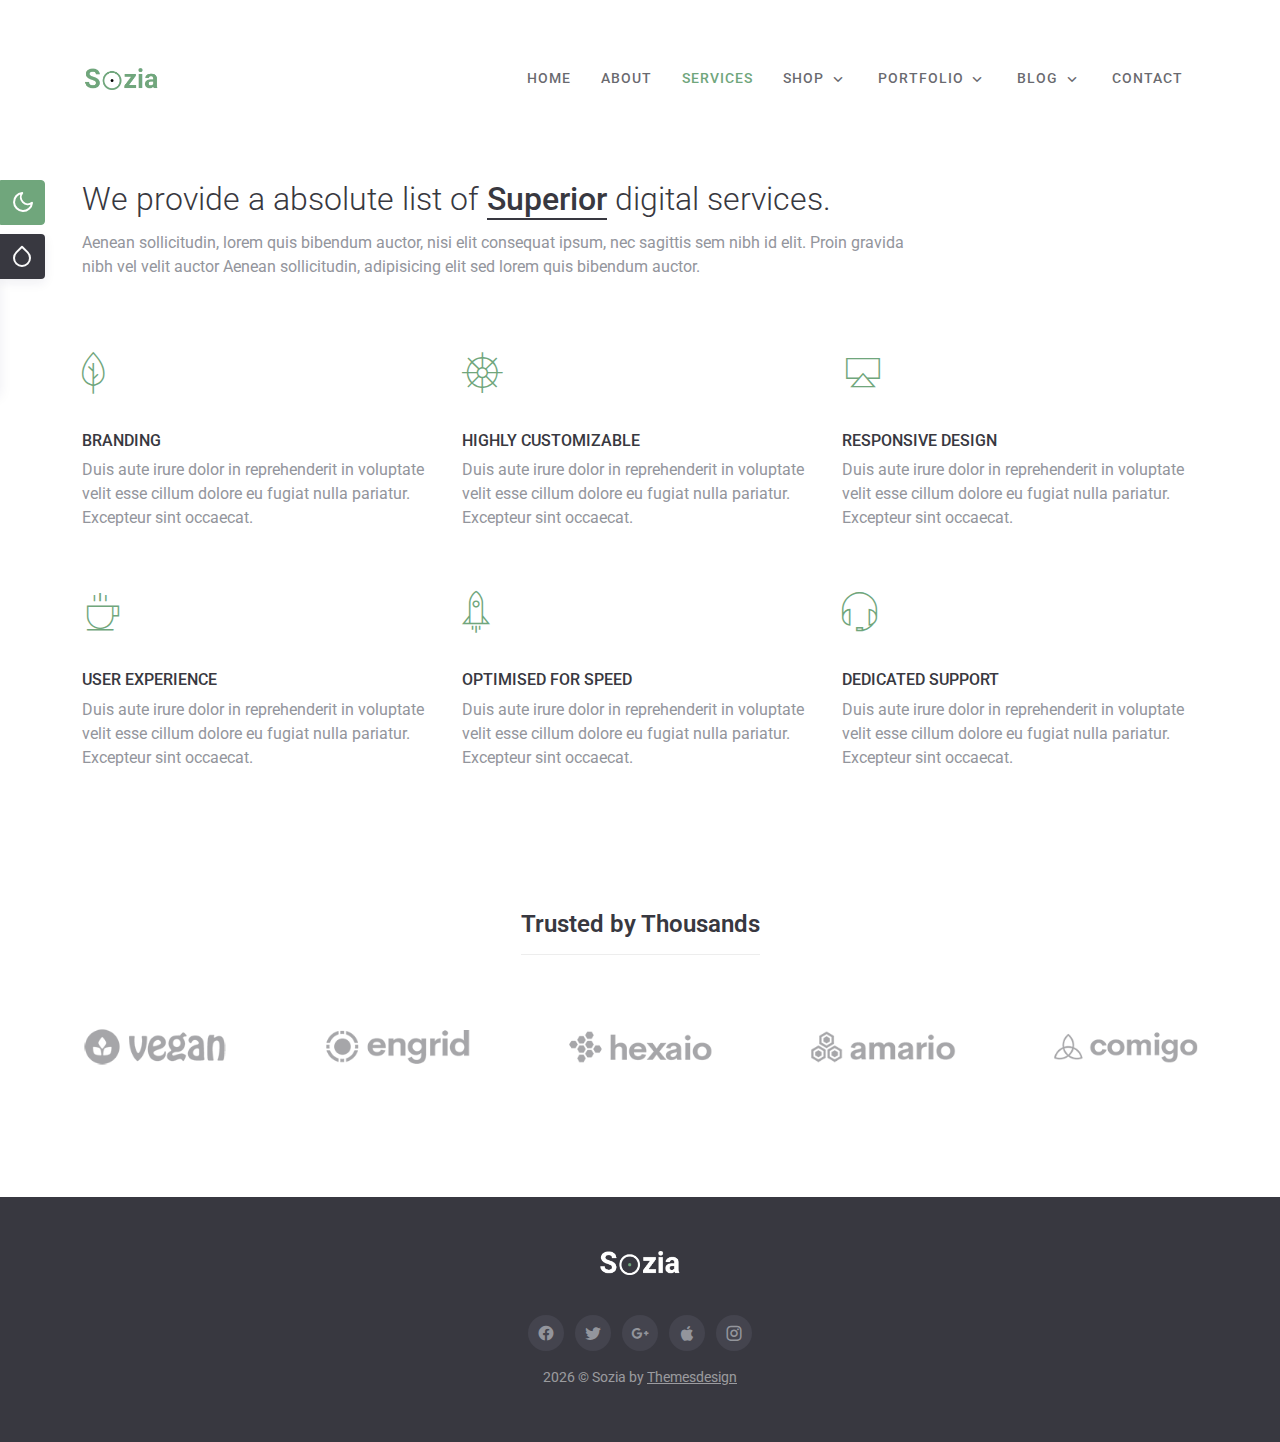
<file: services.html>
<!DOCTYPE html>
<html lang="en">

<head>
    <meta charset="UTF-8" />
    <title>Sozia - Responsive Minimal Template</title>
    <meta name="viewport" content="width=device-width, initial-scale=1" />
    <meta name="description" content="Premium Bootstrap 5 Landing Page Template" />
    <meta name="keywords" content="bootstrap 5, premium, marketing, multipurpose" />
    <meta name="author" content="Themesdesign" />

    <!-- App favicon -->
    <link rel="shortcut icon" href="images/favicon.ico" />

    <!-- CSS -->
    <link rel="stylesheet" href="css/bootstrap.min.css" type="text/css" />
    <link rel="stylesheet" type="text/css" href="css/materialdesignicons.min.css" />
    <!-- Pe 7 icon Css-->
    <link rel="stylesheet" type="text/css" href="css/pe-icon-7-stroke.css" />

    <!-- custom Css -->
    <link rel="stylesheet" id="app-css" type="text/css" href="css/style.css" />

    <!-- colors -->
    <link href="css/colors/default.css" rel="stylesheet" type="text/css" id="color-opt" />
</head>

<body data-bs-target=".navbar" data-bs-offset="110">
    <!-- light-dark mode button -->
    <a href="javascript: void(0);" id="mode" data-class="light" class="text-white rounded-end mode-btn"
        onclick="changeMode(event)">
        <i class="mode-dark mx-auto" data-feather="moon"></i>
        <i class="bx-spin mode-light" data-feather="sun"></i>
    </a>
    <!-- Start Navbar -->
    <nav class="navbar navbar-expand-lg fixed-top sticky mx-auto" id="navbar">
        <div class="container">
            <a href="index.html" class="navbar-brand me-4">
                <img src="images/logo-light.png" class="logo-light" alt="" height="22" />
                <img src="images/logo-dark.png" class="logo-dark" alt="" height="22" />
            </a>

            <div class="navbar-header">
                <button class="navbar-toggler" type="button" data-bs-toggle="collapse"
                    data-bs-target="#navbar-collapse-1" aria-expanded="false" aria-label="Toggle navigation">
                    <span class="mdi mdi-menu"></span>
                </button>
            </div>

            <div class="collapse navbar-collapse" id="navbar-collapse-1">
                <ul class="nav navbar-nav ms-auto">
                    <li class="nav-item"><a class="nav-link sub-menu-item" href="index.html">Home</a></li>
                    <li class="nav-item"><a class="nav-link sub-menu-item" href="about.html">About</a></li>
                    <li class="nav-item"><a class="nav-link sub-menu-item" href="services.html">Services</a></li>
                    <li class="nav-item dropdown parent-menu-item">
                        <a class="nav-link menu-item dropdown-toggle" data-bs-toggle="dropdown"
                            href="javascript:void(0)" role="button" aria-expanded="false">Shop</a>
                        <ul class="dropdown-menu border-0">
                            <li class="nav-item">
                                <a class="nav-link sub-menu-item" href="products.html">Products</a>
                            </li>
                            <li class="nav-item">
                                <a class="nav-link sub-menu-item" href="product-list.html">Product List</a>
                            </li>
                            <li class="nav-item">
                                <a class="nav-link sub-menu-item" href="product-detail.html">Product Details</a>
                            </li>
                            <li class="nav-item">
                                <a class="nav-link sub-menu-item" href="cart.html">Cart</a>
                            </li>
                            <li class="nav-item">
                                <a class="nav-link sub-menu-item" href="checkout.html">Checkout</a>
                            </li>

                        </ul>
                    </li>

                    <li class="nav-item dropdown parent-menu-item">
                        <a class="nav-link menu-item dropdown-toggle" data-bs-toggle="dropdown"
                            href="javascript:void(0)" role="button" aria-expanded="false">Portfolio</a>
                        <ul class="dropdown-menu border-0">
                            <li class="nav-item">
                                <a class="nav-link sub-menu-item" href="work.html">Work</a>
                            </li>
                            <li class="nav-item">
                                <a class="nav-link sub-menu-item" href="work-detail.html">Work Detail</a>
                            </li>
                        </ul>
                    </li>
                    <li class="nav-item dropdown parent-menu-item">
                        <a class="nav-link menu-item dropdown-toggle" data-bs-toggle="dropdown"
                            href="javascript:void(0)" role="button" aria-expanded="false">Blog</a>
                        <ul class="dropdown-menu border-0">
                            <li class="nav-item">
                                <a class="nav-link sub-menu-item" href="blog-listing.html">Blog Listing</a>
                            </li>

                            <li class="nav-item">
                                <a class="nav-link sub-menu-item" href="blog-grid.html">Blog Grid</a>
                            </li>
                            <li class="nav-item">
                                <a class="nav-link sub-menu-item" href="single-post.html">Single Post</a>
                            </li>
                        </ul>
                    </li>
                    <li class="nav-item">
                        <a class="nav-link sub-menu-item" href="contact.html">Contact</a>
                    </li>
                </ul>
            </div>
        </div>
    </nav>
    <!-- END NAVBAR -->


    <!-- Start Title -->
    <section>
        <div class="container">
            <div class="row">
                <div class="col-lg-9">
                    <h2 class="text-dark fw-light lh-base mt-5">We provide a absolute list of <span
                            class="fw-medium title">Superior</span> digital services.</h2>
                    <p class="fs-16 text-muted mb-0">Aenean sollicitudin, lorem quis bibendum auctor, nisi elit
                        consequat ipsum, nec sagittis sem nibh id elit. Proin gravida nibh vel velit auctor Aenean
                        sollicitudin, adipisicing elit sed lorem quis bibendum auctor.</p>
                </div>
            </div>
        </div>
        <!-- end container -->
    </section>
    <!-- End Title -->


    <section class="mt-5">
        <div class="container">

            <div class="row">
                <div class="col-lg-4">
                    <div class="service-box">
                        <div class="service-icon text-primary">
                            <i class="pe-7s-leaf"></i>
                        </div>
                        <h4 class="text-uppercase text-dark fw-medium fs-16 mt-4">Branding</h4>

                        <p class="text-muted fs-16">Duis aute irure dolor in reprehenderit in voluptate velit esse
                            cillum
                            dolore eu fugiat nulla pariatur. Excepteur sint occaecat.</p>
                    </div>
                </div>
                <div class="col-lg-4">
                    <div class="service-box">
                        <div class="service-icon text-primary">
                            <i class="pe-7s-helm"></i>
                        </div>
                        <h4 class="text-uppercase text-dark fw-medium fs-16 mt-4">Highly customizable</h4>

                        <p class="text-muted fs-16">Duis aute irure dolor in reprehenderit in voluptate velit esse
                            cillum
                            dolore eu fugiat nulla pariatur. Excepteur sint occaecat.</p>
                    </div>
                </div>

                <div class="col-lg-4">
                    <div class="service-box">
                        <div class="service-icon text-primary">
                            <i class="pe-7s-airplay"></i>
                        </div>
                        <h4 class="text-uppercase text-dark fw-medium fs-16 mt-4">Responsive design</h4>

                        <p class="text-muted fs-16">Duis aute irure dolor in reprehenderit in voluptate velit esse
                            cillum
                            dolore eu fugiat nulla pariatur. Excepteur sint occaecat.</p>
                    </div>
                </div>

                <div class="col-lg-4">
                    <div class="service-box">
                        <div class="service-icon text-primary">
                            <i class="pe-7s-coffee"></i>
                        </div>
                        <h4 class="text-uppercase text-dark fw-medium fs-16 mt-4">User Experience</h4>

                        <p class="text-muted fs-16">Duis aute irure dolor in reprehenderit in voluptate velit esse
                            cillum
                            dolore eu fugiat nulla pariatur. Excepteur sint occaecat.</p>
                    </div>
                </div>

                <div class="col-lg-4">
                    <div class="service-box">
                        <div class="service-icon text-primary">
                            <i class="pe-7s-rocket"></i>
                        </div>
                        <h4 class="text-uppercase text-dark fw-medium fs-16 mt-4">Optimised for speed</h4>

                        <p class="text-muted fs-16">Duis aute irure dolor in reprehenderit in voluptate velit esse
                            cillum
                            dolore eu fugiat nulla pariatur. Excepteur sint occaecat.</p>
                    </div>
                </div>

                <div class="col-lg-4">
                    <div class="service-box">
                        <div class="service-icon text-primary">
                            <i class="pe-7s-headphones"></i>
                        </div>
                        <h4 class="text-uppercase text-dark fw-medium fs-16 mt-4">Dedicated support</h4>

                        <p class="text-muted fs-16">Duis aute irure dolor in reprehenderit in voluptate velit esse
                            cillum
                            dolore eu fugiat nulla pariatur. Excepteur sint occaecat.</p>
                    </div>
                </div>
            </div>

        </div> <!-- end container -->
    </section>


    <!-- start brand-logo -->
    <section class="client-section mt-4 section">
        <div class="container">
            <div class="row">
                <div class="col-12 text-center mb-5">
                    <h4 class="fw-semibold border-bottom d-inline-block text-dark pb-3">Trusted by Thousands</h4>
                </div>
            </div>

            <div class="row justify-content-between">
                <div class="col-md-auto col-12 mt-3 py-lg-0 py-3">
                    <div class="client-box">
                        <img src="images/brand/brand-1.png" class="mx-auto d-block img-fluid" alt="client-logo" />
                    </div>
                </div>
                <div class="col-md-auto col-12 mt-3 py-lg-0 py-3">
                    <div class="client-box">
                        <img src="images/brand/brand-2.png" class="mx-auto d-block img-fluid" alt="client-logo" />
                    </div>
                </div>
                <div class="col-md-auto col-12 mt-3 py-lg-0 py-3">
                    <div class="client-box">
                        <img src="images/brand/brand-3.png" class="mx-auto d-block img-fluid" alt="client-logo" />
                    </div>
                </div>
                <div class="col-md-auto col-12 mt-3 py-lg-0 py-3">
                    <div class="client-box">
                        <img src="images/brand/brand-4.png" class="mx-auto d-block img-fluid" alt="client-logo" />
                    </div>
                </div>
                <div class="col-md-auto col-12 mt-3 py-lg-0 py-3">
                    <div class="client-box">
                        <img src="images/brand/brand-5.png" class="mx-auto d-block img-fluid" alt="client-logo" />
                    </div>
                </div>
            </div>
            <!-- end row -->
        </div>
        <!-- end container -->
    </section>
    <!-- end brand-logo -->

    <!-- FOOTER -->
    <footer class="footer">
        <div class="container">
            <div class="row">
                <div class="col-lg-12">
                    <div class="text-center">
                        <a href="index.html" class="footer-logo d-inline-block py-4">
                            <img src="images/logo-light.png" class="mx-auto logo-dark" alt="" height="24" />
                        </a>

                        <ul class="list-inline social-circle mt-3">
                            <li class="list-inline-item"><a href="javascript:void(0)"> <i class="mdi mdi-facebook"></i>
                                </a></li>
                            <li class="list-inline-item"><a href="javascript:void(0)"> <i class="mdi mdi-twitter"></i>
                                </a></li>
                            <li class="list-inline-item"><a href="javascript:void(0)"> <i
                                        class="mdi mdi-google-plus"></i> </a></li>
                            <li class="list-inline-item"><a href="javascript:void(0)"> <i class="mdi mdi-apple"></i>
                                </a></li>
                            <li class="list-inline-item"><a href="javascript:void(0)"> <i class="mdi mdi-instagram"></i>
                                </a></li>
                        </ul>

                        <div class="text-white-50 pb-4">
                            <script>document.write(new Date().getFullYear())</script> &copy; Sozia by <a
                                class="text-white-50 text-decoration-underline" target="_blank"
                                href="https://themesdesign.in">Themesdesign</a>
                        </div>

                    </div>
                </div>
            </div>
            <!-- end row -->
        </div>
    </footer>

    <!-- Style switcher -->
    <div id="style-switcher" onclick="toggleSwitcher()">
        <div>
            <h3>Select Your Color</h3>
            <ul class="pattern">
                <li>
                    <a class="color1" href="javascript: void(0);" onclick="setColor('default')"></a>
                </li>
                <li>
                    <a class="color2" href="javascript: void(0);" onclick="setColor('success')"></a>
                </li>
                <li>
                    <a class="color3" href="javascript: void(0);" onclick="setColor('warning')"></a>
                </li>
                <li>
                    <a class="color4" href="javascript: void(0);" onclick="setColor('danger')"></a>
                </li>
                <li>
                    <a class="color5" href="javascript: void(0);" onclick="setColor('info')"></a>
                </li>
                <li>
                    <a class="color6" href="javascript: void(0);" onclick="setColor('amber')"></a>
                </li>
            </ul>
        </div>
        <div class="bottom">
            <a href="javascript: void(0);" class="settings rounded-end text-light"><i data-feather="droplet"></i></a>
        </div>
    </div>
    <!-- end Style switcher -->

    <!-- Javascript -->
    <script src="js/bootstrap.bundle.min.js"></script>

    <!-- feather icon -->
    <script src="js/feather.js"></script>

    <!-- app js -->
    <script src="js/app.js"></script>
</body>

</html>
</file>
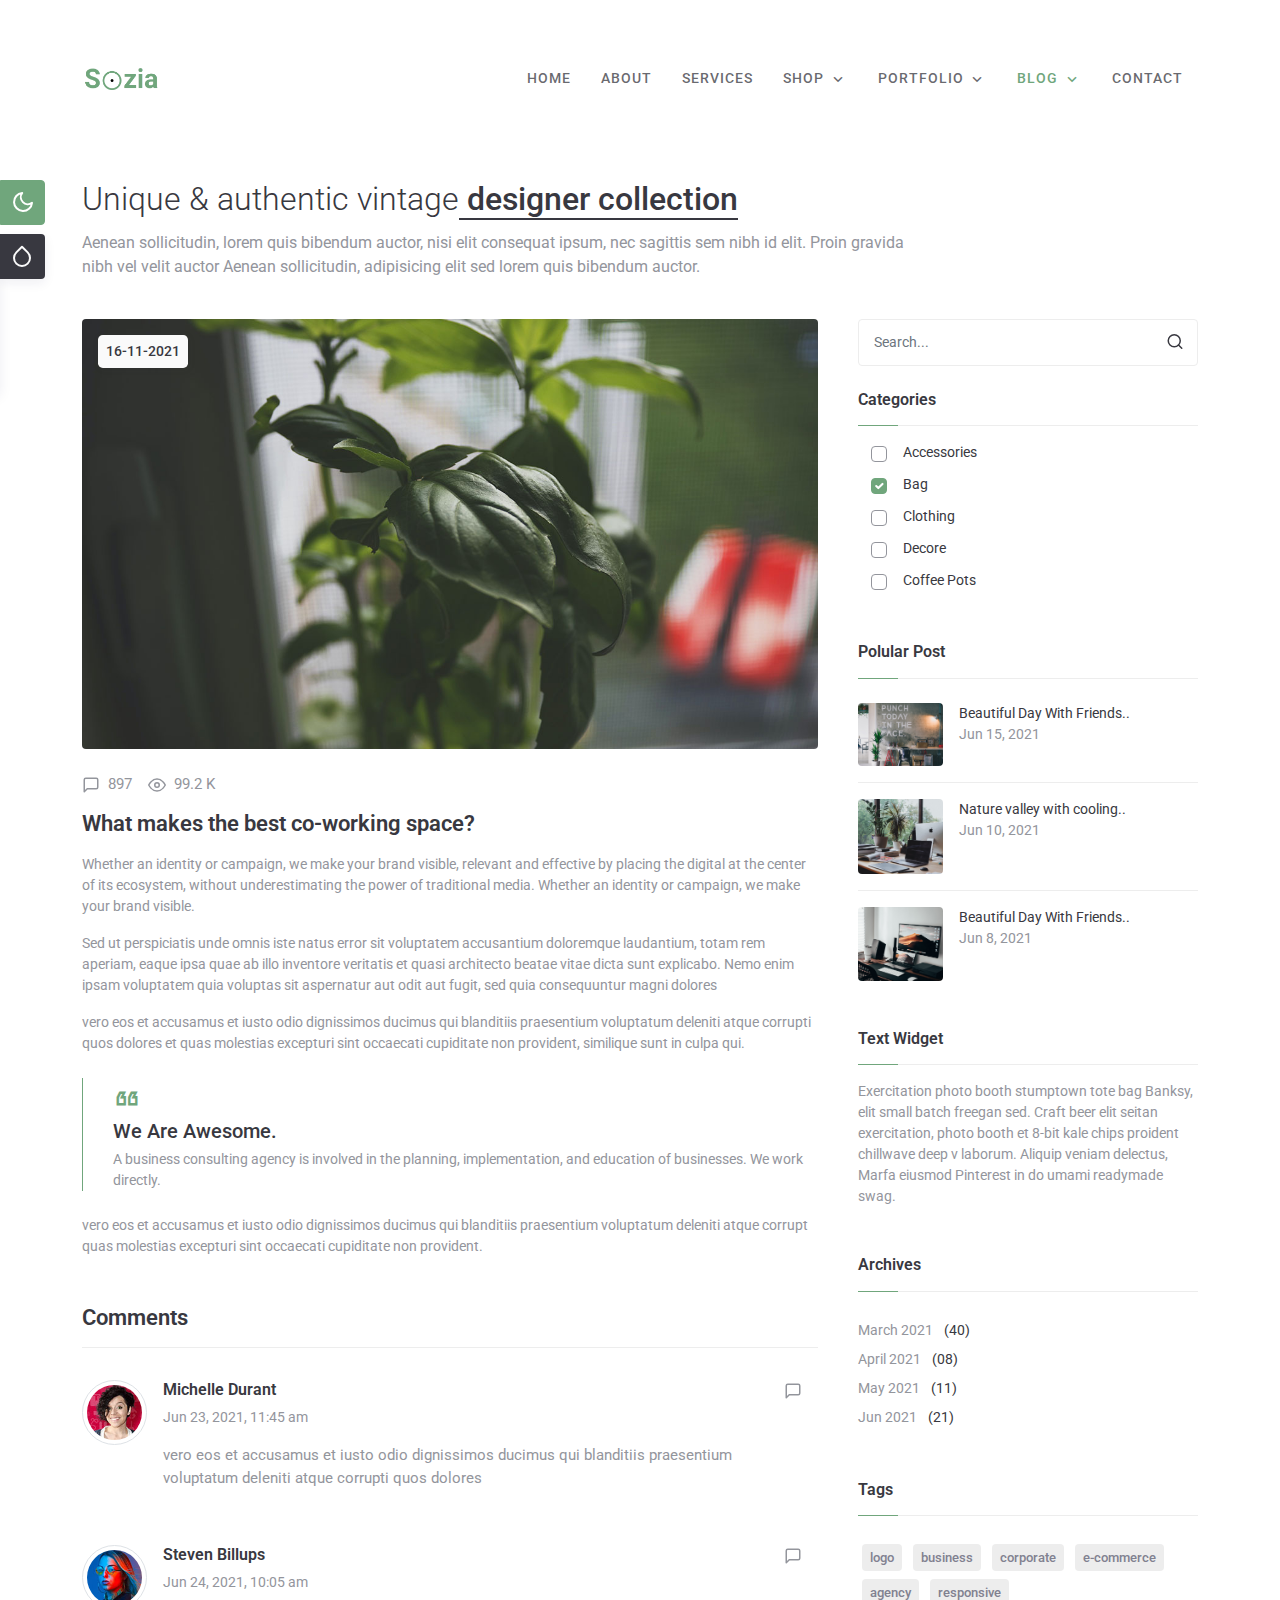
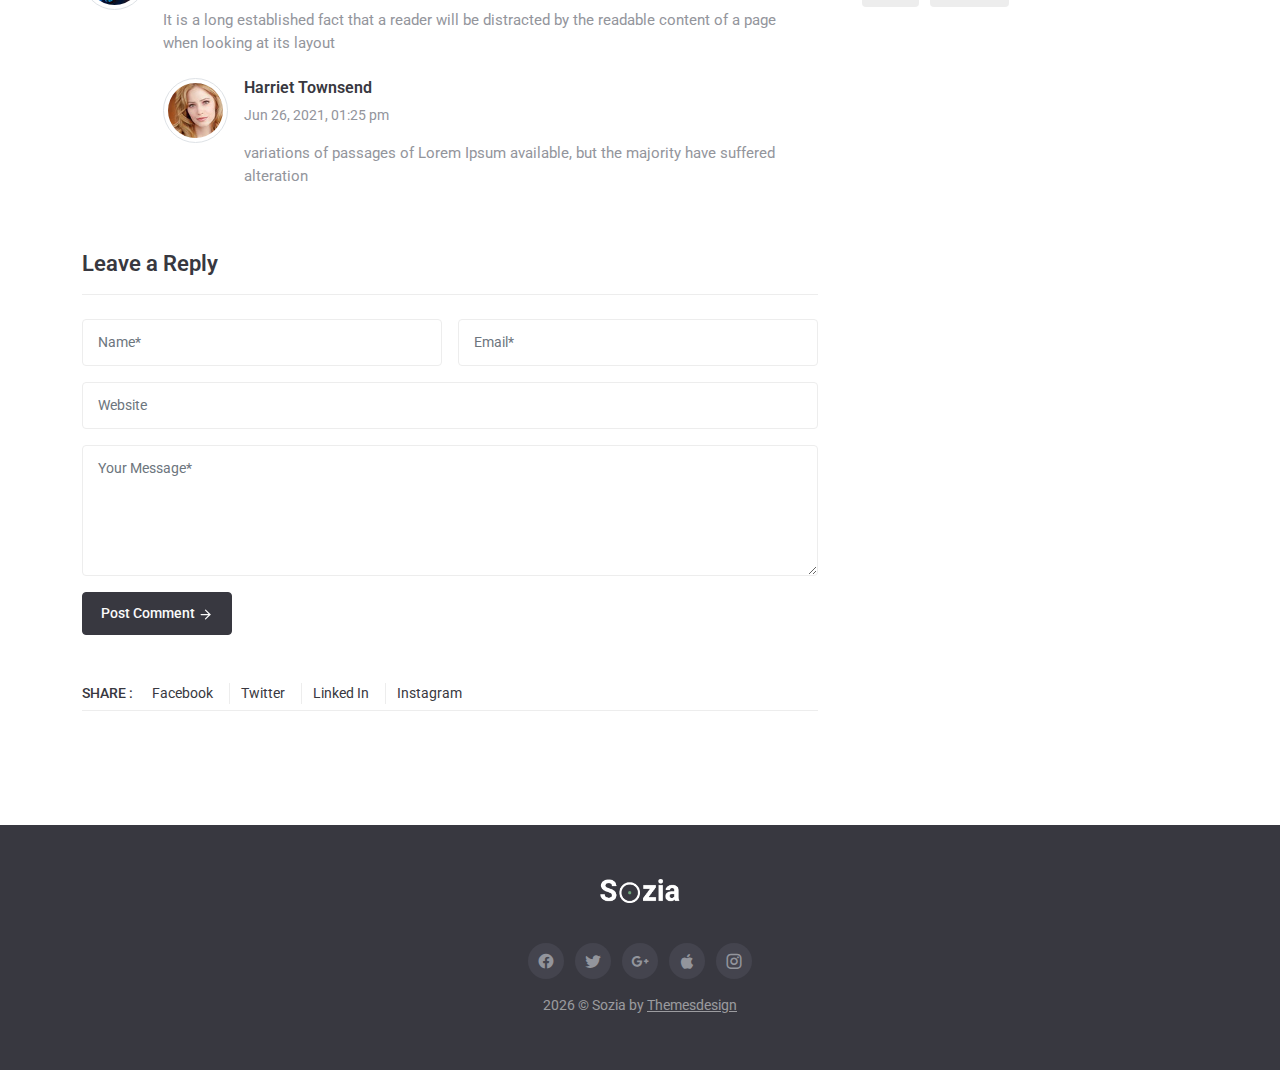
<file: single-post.html>
<!DOCTYPE html>
<html lang="en">

<head>
    <meta charset="UTF-8" />
    <title>Sozia - Responsive Minimal Template</title>
    <meta name="viewport" content="width=device-width, initial-scale=1" />
    <meta name="description" content="Premium Bootstrap 5 Landing Page Template" />
    <meta name="keywords" content="bootstrap 5, premium, marketing, multipurpose" />
    <meta name="author" content="Themesdesign" />

    <!-- App favicon -->
    <link rel="shortcut icon" href="images/favicon.ico" />

    <!-- CSS -->
    <link rel="stylesheet" href="css/bootstrap.min.css" type="text/css" />
    <link rel="stylesheet" type="text/css" href="css/materialdesignicons.min.css" />
    <!-- Pe 7 icon Css-->
    <link rel="stylesheet" type="text/css" href="css/pe-icon-7-stroke.css" />

    <!-- custom Css -->
    <link rel="stylesheet" id="app-css" type="text/css" href="css/style.css" />

    <!-- colors -->
    <link href="css/colors/default.css" rel="stylesheet" type="text/css" id="color-opt" />
</head>

<body data-bs-target=".navbar" data-bs-offset="110">
    <!-- light-dark mode button -->
    <a href="javascript: void(0);" id="mode" data-class="light" class="text-white rounded-end mode-btn"
        onclick="changeMode(event)">
        <i class="mode-dark mx-auto" data-feather="moon"></i>
        <i class="bx-spin mode-light" data-feather="sun"></i>
    </a>
    <!-- Start Navbar -->
    <nav class="navbar navbar-expand-lg fixed-top sticky mx-auto" id="navbar">
        <div class="container">
            <a href="index.html" class="navbar-brand me-4">
                <img src="images/logo-light.png" class="logo-light" alt="" height="22" />
                <img src="images/logo-dark.png" class="logo-dark" alt="" height="22" />
            </a>

            <div class="navbar-header">
                <button class="navbar-toggler" type="button" data-bs-toggle="collapse"
                    data-bs-target="#navbar-collapse-1" aria-expanded="false" aria-label="Toggle navigation">
                    <span class="mdi mdi-menu"></span>
                </button>
            </div>

            <div class="collapse navbar-collapse" id="navbar-collapse-1">
                <ul class="nav navbar-nav ms-auto">
                    <li class="nav-item"><a class="nav-link sub-menu-item" href="index.html">Home</a></li>
                    <li class="nav-item"><a class="nav-link sub-menu-item" href="about.html">About</a></li>
                    <li class="nav-item"><a class="nav-link sub-menu-item" href="services.html">Services</a></li>
                    <li class="nav-item dropdown parent-menu-item">
                        <a class="nav-link menu-item dropdown-toggle" data-bs-toggle="dropdown"
                            href="javascript:void(0)" role="button" aria-expanded="false">Shop</a>
                        <ul class="dropdown-menu border-0">
                            <li class="nav-item">
                                <a class="nav-link sub-menu-item" href="products.html">Products</a>
                            </li>
                            <li class="nav-item">
                                <a class="nav-link sub-menu-item" href="product-list.html">Product List</a>
                            </li>
                            <li class="nav-item">
                                <a class="nav-link sub-menu-item" href="product-detail.html">Product Details</a>
                            </li>
                            <li class="nav-item">
                                <a class="nav-link sub-menu-item" href="cart.html">Cart</a>
                            </li>
                            <li class="nav-item">
                                <a class="nav-link sub-menu-item" href="checkout.html">Checkout</a>
                            </li>

                        </ul>
                    </li>

                    <li class="nav-item dropdown parent-menu-item">
                        <a class="nav-link menu-item dropdown-toggle" data-bs-toggle="dropdown"
                            href="javascript:void(0)" role="button" aria-expanded="false">Portfolio</a>
                        <ul class="dropdown-menu border-0">
                            <li class="nav-item">
                                <a class="nav-link sub-menu-item" href="work.html">Work</a>
                            </li>
                            <li class="nav-item">
                                <a class="nav-link sub-menu-item" href="work-detail.html">Work Detail</a>
                            </li>
                        </ul>
                    </li>
                    <li class="nav-item dropdown parent-menu-item">
                        <a class="nav-link menu-item dropdown-toggle" data-bs-toggle="dropdown"
                            href="javascript:void(0)" role="button" aria-expanded="false">Blog</a>
                        <ul class="dropdown-menu border-0">
                            <li class="nav-item">
                                <a class="nav-link sub-menu-item" href="blog-listing.html">Blog Listing</a>
                            </li>

                            <li class="nav-item">
                                <a class="nav-link sub-menu-item" href="blog-grid.html">Blog Grid</a>
                            </li>
                            <li class="nav-item">
                                <a class="nav-link sub-menu-item" href="single-post.html">Single Post</a>
                            </li>
                        </ul>
                    </li>
                    <li class="nav-item">
                        <a class="nav-link sub-menu-item" href="contact.html">Contact</a>
                    </li>
                </ul>
            </div>
        </div>
    </nav>
    <!-- END NAVBAR -->


    <!-- Start Title -->
    <section>
        <div class="container">
            <div class="row">
                <div class="col-lg-9">
                    <h2 class="text-dark fw-light lh-base mt-5">Unique & authentic vintage<span class="fw-medium title">
                            designer collection</span></h2>
                    <p class="fs-16 text-muted mb-0">Aenean sollicitudin, lorem quis bibendum auctor, nisi elit
                        consequat ipsum, nec sagittis sem nibh id elit. Proin gravida nibh vel velit auctor Aenean
                        sollicitudin, adipisicing elit sed lorem quis bibendum auctor.</p>
                </div>
            </div>
            <!-- end row -->
        </div>
        <!-- end container -->
    </section>
    <!-- End Title -->

    <section class="sm-section">
        <div class="container">
            <div class="row">
                <div class="col-lg-8">
                    <!-- Post-->
                    <article class="post position-relative">
                        <div
                            class="date-box rounded-3 shadow text-center bg-light position-absolute top-0 start-0 p-2 ms-3 mt-3">
                            <h6 class="fs-14 fw-medium mb-0">16-11-2021</h6>
                        </div>
                        <div class="post-preview mb-4">
                            <a href="blog-single.html"><img src="images/blog/blog-2.jpg" alt=""
                                    class="img-fluid rounded" /></a>
                        </div>
                        <div class="post">
                            <div class="d-flex align-items-center gap-3">
                                <p class="fs-15 text-muted mb-0"><i data-feather="message-square"
                                        class="icon-xs me-1"></i>
                                    <a href="javascript:void(0)" class="text-muted">897</a>
                                </p>
                                <p class="fs-15 text-muted mb-0"><i data-feather="eye" class="icon-xs me-1"></i> <a
                                        href="javascript:void(0)" class="text-muted">99.2 K</a></p>
                            </div>
                            <h6 class="fs-22 fw-semibold my-3 post-title"><a href="single-post.html">What makes the best
                                    co-working space?</a></h6>
                            <p class="text-muted">
                                Whether an identity or campaign, we make your brand visible, relevant and effective by
                                placing the digital at the center of its ecosystem, without underestimating the power of
                                traditional media. Whether
                                an identity or campaign, we make your brand visible.
                            </p>
                            <p class="text-muted">
                                Sed ut perspiciatis unde omnis iste natus error sit voluptatem accusantium doloremque
                                laudantium, totam rem aperiam, eaque ipsa quae ab illo inventore veritatis et quasi
                                architecto beatae vitae dicta sunt
                                explicabo. Nemo enim ipsam voluptatem quia voluptas sit aspernatur aut odit aut fugit,
                                sed quia consequuntur magni dolores
                            </p>
                            <p class="text-muted">
                                vero eos et accusamus et iusto odio dignissimos ducimus qui blanditiis praesentium
                                voluptatum deleniti atque corrupti quos dolores et quas molestias excepturi sint
                                occaecati cupiditate non provident,
                                similique sunt in culpa qui.
                            </p>

                            <div class="col-lg-12 my-4">
                                <div class="section-title border-start border-primary position-relative">
                                    <i class="mdi mdi-format-quote-open-outline fs-3 text-primary"></i>
                                    <h5 class="fw-medium lh-1">We Are Awesome.</h5>
                                    <p class="text-muted mb-0">A business consulting agency is involved in the planning,
                                        implementation, and education of businesses. We work directly.</p>
                                </div>
                            </div>
                            <p class="text-muted">
                                vero eos et accusamus et iusto odio dignissimos ducimus qui blanditiis praesentium
                                voluptatum deleniti atque corrupt quas molestias excepturi sint
                                occaecati cupiditate non provident.
                            </p>
                        </div>

                        <!-- comment start -->
                        <h6 class="fs-22 fw-semibold border-bottom pb-3 mt-5">Comments</h6>
                        <div class="ps-0 pt-3 mt-3">
                            <div class="d-sm-flex align-items-top">
                                <div class="flex-shrink-0">
                                    <img class="rounded-circle img-thumbnail" src="images/clients/client-1.jpg"
                                        alt="img" style="width: 65px; height:65px;">
                                </div>
                                <div class="flex-grow-1 ms-sm-3">
                                    <h6 class="mt-sm-0 mt-3 fs-16">Michelle Durant</h6>
                                    <p class="text-muted">Jun 23, 2021, 11:45 am</p>

                                    <p class="text-muted fs-15">vero eos et accusamus et iusto odio dignissimos ducimus
                                        qui blanditiis
                                        praesentium
                                        voluptatum deleniti atque corrupti quos dolores</p>
                                </div>
                                <a class="text-muted me-3" href="javascript:void(0)"><i class="icon-xs"
                                        data-feather="message-square"></i></a>
                            </div>
                        </div>
                        <div class="ps-0 pt-3 mt-4">
                            <div class="d-sm-flex align-items-top">
                                <div class="flex-shrink-0">
                                    <img class="rounded-circle img-thumbnail" src="images/clients/client-2.jpg"
                                        alt="img" style="width: 65px; height:65px;">
                                </div>
                                <div class="flex-grow-1 ms-sm-3">
                                    <h6 class="mt-sm-0 mt-3 fs-16">Steven Billups</h6>
                                    <p class="text-muted">Jun 24, 2021, 10:05 am</p>

                                    <p class="text-muted fs-15">It is a long established fact that a reader will be
                                        distracted by the readable content of a page when looking at its layout</p>

                                    <div class="d-sm-flex align-items-top mt-4">
                                        <div class="flex-shrink-0">
                                            <img class="rounded-circle img-thumbnail" src="images/clients/client-3.jpg"
                                                alt="img" style="width: 65px; height:65px;">
                                        </div>
                                        <div class="flex-grow-1 ms-sm-3">
                                            <h6 class="mt-sm-0 mt-3 fs-16">Harriet Townsend</h6>
                                            <p class="text-muted">Jun 26, 2021, 01:25 pm</p>

                                            <p class="text-muted fs-15">variations of passages of Lorem Ipsum available,
                                                but the majority have suffered alteration</p>
                                        </div>
                                    </div>

                                </div>
                                <a class="text-muted me-3" href="javascript:void(0)"><i class="icon-xs"
                                        data-feather="message-square"></i></a>
                            </div>
                        </div>
                        <!-- end comment -->

                        <h6 class="fs-22 fw-semibold border-bottom pb-3 mt-5">Leave a Reply</h6>
                        <form action="#" method="post" class="mt-4">
                            <div class="row g-3">
                                <div class="col-lg-6">
                                    <div class="mb-3">
                                        <input id="author" class="form-control" placeholder="Name*" name="author"
                                            type="text" required="">
                                    </div>
                                </div>

                                <div class="col-lg-6">
                                    <div class="form-group">
                                        <input id="email" class="form-control" placeholder="Email*" name="email"
                                            type="text" required="">
                                    </div>
                                </div>
                            </div>
                            <div class="row g-3">
                                <div class="col-lg-12">
                                    <div class="mb-3">
                                        <input id="subject" class="form-control" placeholder="Website" name="subject"
                                            type="text">
                                    </div>
                                </div>
                            </div>

                            <div class="row g-3">
                                <div class="col-lg-12">
                                    <div class="mb-3">
                                        <textarea id="comment" class="form-control" rows="5" placeholder="Your Message*"
                                            name="comment" required=""></textarea>
                                    </div>
                                </div>
                            </div>

                            <div class="row">
                                <div class="col-lg-12">
                                    <div class="form-group">
                                        <button name="submit" type="submit" id="submit" class="btn btn-dark">Post
                                            Comment <i class="icon-xxs" data-feather="arrow-right"></i></button>
                                    </div>
                                </div>
                            </div>
                        </form>

                        <ul class="list-unstyled share-link list-inline mt-5 border-bottom mb-4">
                            <li class="list-inline-item">
                                <h6 class="fw-medium fs-14 text-uppercase me-2">Share :</h6>
                            </li>
                            <li class="list-inline-item border-end pe-3"><a href="javascript:void(0)">Facebook</a></li>
                            <li class="list-inline-item border-end pe-3"><a href="javascript:void(0)">Twitter</a></li>
                            <li class="list-inline-item border-end pe-3"><a href="javascript:void(0)">Linked In</a></li>
                            <li class="list-inline-item"><a href="javascript:void(0)">Instagram</a></li>
                        </ul>
                    </article>
                    <!-- Post end-->
                </div>
                <div class="col-lg-4 col-md-6">
                    <div class="sidebar ms-3">
                        <!-- Search widget-->
                        <aside class="widget widget_search">
                            <form class="position-relative">
                                <input class="form-control" type="search" placeholder="Search...">
                                <button
                                    class="bg-transparent border-0 position-absolute top-50 end-0 translate-middle-y me-2"
                                    type="submit"><span class="icon-xs icon text-dark"
                                        data-feather="search"></span></button>
                            </form>
                        </aside>
                        <div>
                            <div class="sd-title mt-4">
                                <h6 class="border-bottom pb-3 mb-0">Categories</h6>
                            </div>
                            <div class="ms-3 my-3">
                                <div class="form-check mb-2">
                                    <input class="form-check-input fs-16" type="checkbox" value=""
                                        id="flexCheckDefault" />
                                    <label class="form-check-label text-dark ms-2"
                                        for="flexCheckDefault">Accessories</label>
                                </div>
                                <div class="form-check mb-2">
                                    <input class="form-check-input fs-16" type="checkbox" value=""
                                        id="flexCheckChecked1" checked />
                                    <label class="form-check-label text-dark ms-2" for="flexCheckChecked1">Bag</label>
                                </div>
                                <div class="form-check mb-2">
                                    <input class="form-check-input fs-16" type="checkbox" value=""
                                        id="flexCheckChecked2" />
                                    <label class="form-check-label text-dark ms-2"
                                        for="flexCheckChecked2">Clothing</label>
                                </div>
                                <div class="form-check mb-2">
                                    <input class="form-check-input fs-16" type="checkbox" value=""
                                        id="flexCheckChecked3" />
                                    <label class="form-check-label text-dark ms-2"
                                        for="flexCheckChecked3">Decore</label>
                                </div>
                                <div class="form-check mb-2">
                                    <input class="form-check-input fs-16" type="checkbox" value=""
                                        id="flexCheckChecked4" />
                                    <label class="form-check-label text-dark ms-2" for="flexCheckChecked4">Coffee
                                        Pots</label>
                                </div>
                            </div>
                        </div>

                        <div class="mt-5">
                            <div class="sd-title mt-4">
                                <h6 class="border-bottom pb-3 mb-0">Polular Post</h6>
                            </div>
                            <ul class="list-unstyled my-4">
                                <li class="d-flex mb-3 pb-3 border-bottom">
                                    <a class="w-25 me-3" href="javascript:void(0)"><img src="images/works/img4.jpg"
                                            alt="" class="img-fluid rounded" /></a>
                                    <div class="flex-1"><a href="javascript:void(0)" class="text-dark">Beautiful Day
                                            With Friends..</a>
                                        <span class="d-block text-muted">Jun 15, 2021</span>
                                    </div>
                                </li>
                                <li class="d-flex mb-3 pb-3 border-bottom">
                                    <a class="w-25 me-3" href="javascript:void(0)"><img src="images/works/img2.jpg"
                                            alt="" class="img-fluid rounded" /></a>
                                    <div class="flex-1"><a href="javascript:void(0)" class="text-dark">Nature valley
                                            with cooling..</a>
                                        <span class="d-block text-muted">Jun 10, 2021</span>
                                    </div>
                                </li>
                                <li class="d-flex mb-3">
                                    <a class="w-25 me-3" href="javascript:void(0)"><img src="images/works/img10.jpg"
                                            alt="" class="img-fluid rounded" /></a>
                                    <div class="flex-1"><a href="javascript:void(0)" class="text-dark">Beautiful Day
                                            With Friends..</a>
                                        <span class="d-block text-muted">Jun 8, 2021</span>
                                    </div>
                                </li>
                            </ul>
                        </div>

                        <div class="mt-5">
                            <div class="sd-title mt-4">
                                <h6 class="border-bottom pb-3 mb-0">Text Widget</h6>
                            </div>
                            <p class="my-3 text-muted">
                                Exercitation photo booth stumptown tote bag Banksy, elit small batch freegan sed. Craft
                                beer elit seitan exercitation, photo booth et 8-bit kale chips proident chillwave deep v
                                laborum. Aliquip veniam
                                delectus, Marfa eiusmod Pinterest in do umami readymade swag.
                            </p>
                        </div>

                        <div class="mt-5">
                            <div class="sd-title mt-4">
                                <h6 class="border-bottom pb-3 mb-0">Archives</h6>
                            </div>
                            <ul class="list-unstyled my-4">
                                <li class="py-1 text-dark"><a class="me-2 text-muted" href="javascript:void(0)">March
                                        2021</a> (40)
                                </li>
                                <li class="py-1 text-dark"><a class="me-2 text-muted" href="javascript:void(0)">April
                                        2021</a> (08)
                                </li>
                                <li class="py-1 text-dark"><a class="me-2 text-muted" href="javascript:void(0)">May
                                        2021</a> (11)</li>
                                <li class="py-1 text-dark"><a class="me-2 text-muted" href="javascript:void(0)">Jun
                                        2021</a> (21)</li>
                            </ul>
                        </div>

                        <div class="mt-5">
                            <div class="sd-title mt-4">
                                <h6 class="border-bottom pb-3 mb-0">Tags</h6>
                            </div>
                            <div class="tagcloud py-4">
                                <a class="rounded d-inline-block fs-13 fw-medium mx-1 my-1 px-2 py-1"
                                    href="javascript:void(0)">logo</a>
                                <a class="rounded d-inline-block fs-13 fw-medium mx-1 my-1 px-2 py-1"
                                    href="javascript:void(0)">business</a>
                                <a class="rounded d-inline-block fs-13 fw-medium mx-1 my-1 px-2 py-1"
                                    href="javascript:void(0)">corporate</a>
                                <a class="rounded d-inline-block fs-13 fw-medium mx-1 my-1 px-2 py-1"
                                    href="javascript:void(0)">e-commerce</a>
                                <a class="rounded d-inline-block fs-13 fw-medium mx-1 my-1 px-2 py-1"
                                    href="javascript:void(0)">agency</a>
                                <a class="rounded d-inline-block fs-13 fw-medium mx-1 my-1 px-2 py-1"
                                    href="javascript:void(0)">responsive</a>
                            </div>
                        </div>
                    </div>
                </div>
                <!-- Sidebar end-->
            </div>
        </div>
        <!-- end row -->
    </section>


    <!-- FOOTER -->
    <footer class="footer">
        <div class="container">
            <div class="row">
                <div class="col-lg-12">
                    <div class="text-center">
                        <a href="index.html" class="footer-logo d-inline-block py-4">
                            <img src="images/logo-light.png" class="mx-auto logo-dark" alt="" height="24" />
                        </a>

                        <ul class="list-inline social-circle mt-3">
                            <li class="list-inline-item"><a href="javascript:void(0)"> <i class="mdi mdi-facebook"></i>
                                </a></li>
                            <li class="list-inline-item"><a href="javascript:void(0)"> <i class="mdi mdi-twitter"></i>
                                </a></li>
                            <li class="list-inline-item"><a href="javascript:void(0)"> <i
                                        class="mdi mdi-google-plus"></i> </a></li>
                            <li class="list-inline-item"><a href="javascript:void(0)"> <i class="mdi mdi-apple"></i>
                                </a></li>
                            <li class="list-inline-item"><a href="javascript:void(0)"> <i class="mdi mdi-instagram"></i>
                                </a></li>
                        </ul>

                        <div class="text-white-50 pb-4">
                            <script>document.write(new Date().getFullYear())</script> &copy; Sozia by <a
                                class="text-white-50 text-decoration-underline" target="_blank"
                                href="https://themesdesign.in">Themesdesign</a>
                        </div>

                    </div>
                </div>
            </div>
            <!-- end row -->
        </div>
    </footer>
    <!-- END FOOTER -->

    <!-- Style switcher -->
    <div id="style-switcher" onclick="toggleSwitcher()">
        <div>
            <h3>Select Your Color</h3>
            <ul class="pattern">
                <li>
                    <a class="color1" href="javascript: void(0);" onclick="setColor('default')"></a>
                </li>
                <li>
                    <a class="color2" href="javascript: void(0);" onclick="setColor('success')"></a>
                </li>
                <li>
                    <a class="color3" href="javascript: void(0);" onclick="setColor('warning')"></a>
                </li>
                <li>
                    <a class="color4" href="javascript: void(0);" onclick="setColor('danger')"></a>
                </li>
                <li>
                    <a class="color5" href="javascript: void(0);" onclick="setColor('info')"></a>
                </li>
                <li>
                    <a class="color6" href="javascript: void(0);" onclick="setColor('amber')"></a>
                </li>
            </ul>
        </div>
        <div class="bottom">
            <a href="javascript: void(0);" class="settings rounded-end text-light"><i data-feather="droplet"></i></a>
        </div>
    </div>
    <!-- end Style switcher -->

    <!-- Javascript -->
    <script src="js/bootstrap.bundle.min.js"></script>

    <!-- feather icon -->
    <script src="js/feather.js"></script>

    <!-- app js -->
    <script src="js/app.js"></script>
</body>

</html>
</file>
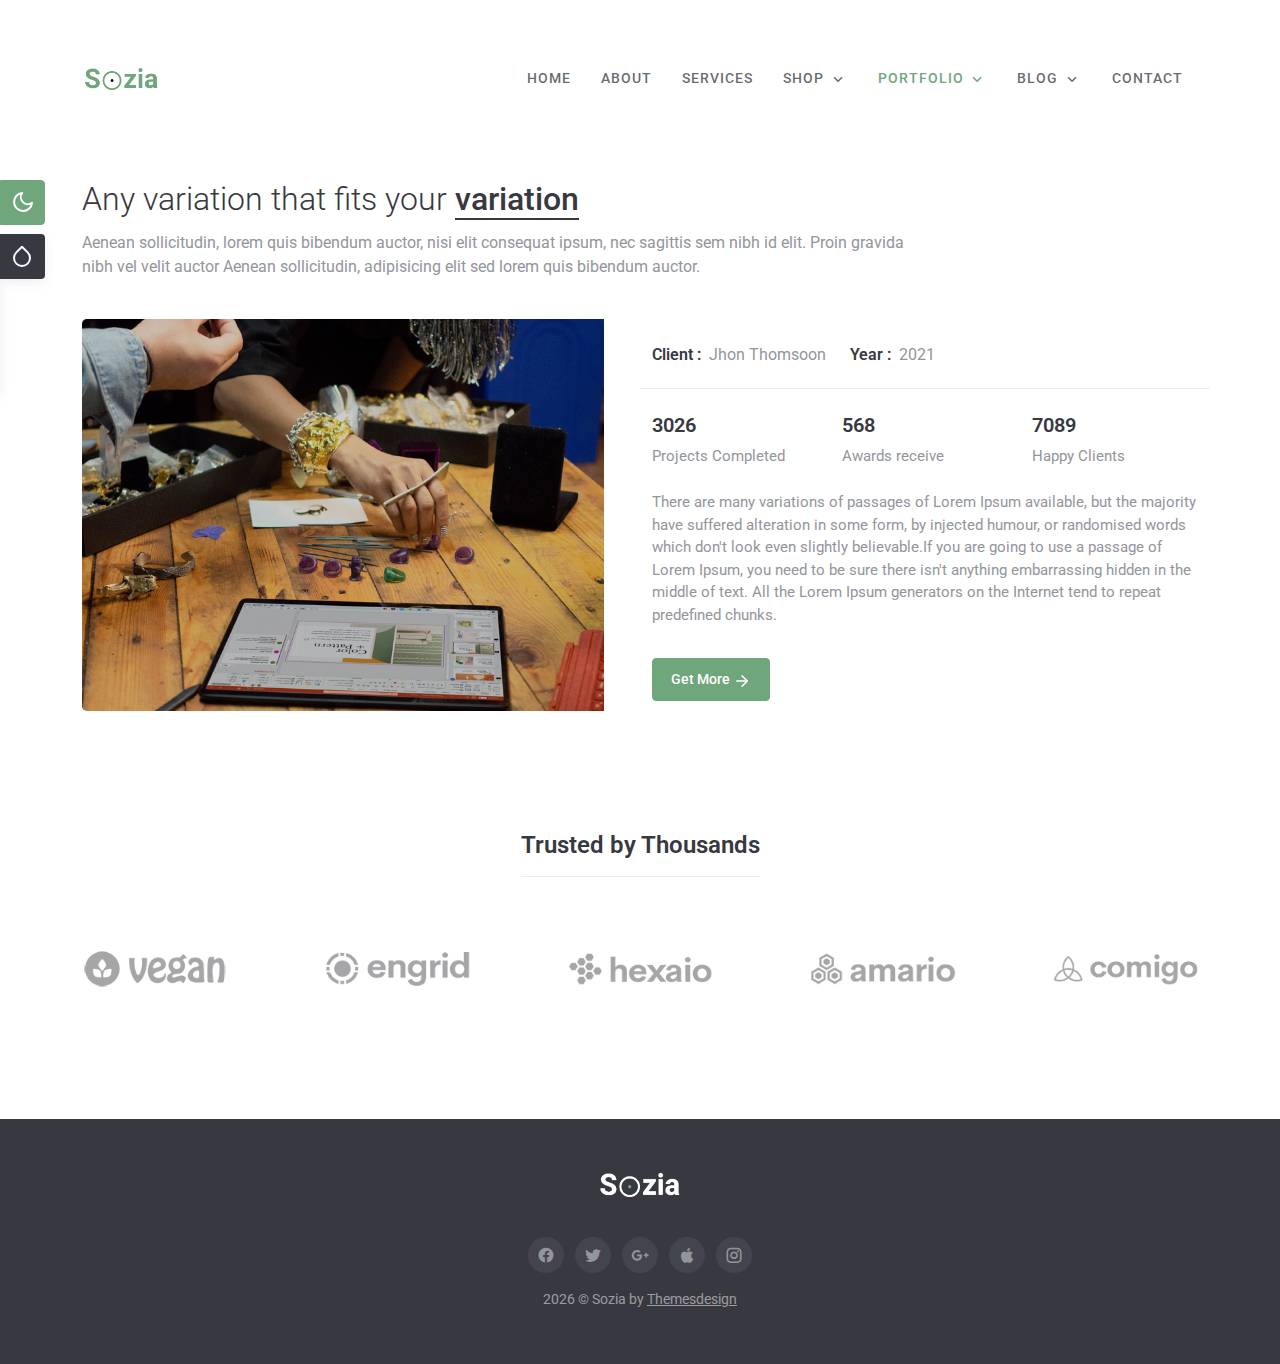
<file: work-detail.html>
<!DOCTYPE html>
<html lang="en">

<head>
    <meta charset="UTF-8" />
    <title>Sozia - Responsive Minimal Template</title>
    <meta name="viewport" content="width=device-width, initial-scale=1" />
    <meta name="description" content="Premium Bootstrap 5 Landing Page Template" />
    <meta name="keywords" content="bootstrap 5, premium, marketing, multipurpose" />
    <meta name="author" content="Themesdesign" />

    <!-- App favicon -->
    <link rel="shortcut icon" href="images/favicon.ico" />

    <!-- CSS -->
    <link rel="stylesheet" href="css/bootstrap.min.css" type="text/css" />
    <link rel="stylesheet" type="text/css" href="css/materialdesignicons.min.css" />
    <!-- Pe 7 icon Css-->
    <link rel="stylesheet" type="text/css" href="css/pe-icon-7-stroke.css" />

    <!-- custom Css -->
    <link rel="stylesheet" id="app-css" type="text/css" href="css/style.css" />

    <!-- colors -->
    <link href="css/colors/default.css" rel="stylesheet" type="text/css" id="color-opt" />
</head>

<body data-bs-target=".navbar" data-bs-offset="110">
    <!-- light-dark mode button -->
    <a href="javascript: void(0);" id="mode" data-class="light" class="text-white rounded-end mode-btn"
        onclick="changeMode(event)">
        <i class="mode-dark mx-auto" data-feather="moon"></i>
        <i class="bx-spin mode-light" data-feather="sun"></i>
    </a>
    <!-- Start Navbar -->
    <nav class="navbar navbar-expand-lg fixed-top sticky mx-auto" id="navbar">
        <div class="container">
            <a href="index.html" class="navbar-brand me-4">
                <img src="images/logo-light.png" class="logo-light" alt="" height="22" />
                <img src="images/logo-dark.png" class="logo-dark" alt="" height="22" />
            </a>

            <div class="navbar-header">
                <button class="navbar-toggler" type="button" data-bs-toggle="collapse"
                    data-bs-target="#navbar-collapse-1" aria-expanded="false" aria-label="Toggle navigation">
                    <span class="mdi mdi-menu"></span>
                </button>
            </div>

            <div class="collapse navbar-collapse" id="navbar-collapse-1">
                <ul class="nav navbar-nav ms-auto">
                    <li class="nav-item"><a class="nav-link sub-menu-item" href="index.html">Home</a></li>
                    <li class="nav-item"><a class="nav-link sub-menu-item" href="about.html">About</a></li>
                    <li class="nav-item"><a class="nav-link sub-menu-item" href="services.html">Services</a></li>
                    <li class="nav-item dropdown parent-menu-item">
                        <a class="nav-link menu-item dropdown-toggle" data-bs-toggle="dropdown"
                            href="javascript:void(0)" role="button" aria-expanded="false">Shop</a>
                        <ul class="dropdown-menu border-0">
                            <li class="nav-item">
                                <a class="nav-link sub-menu-item" href="products.html">Products</a>
                            </li>
                            <li class="nav-item">
                                <a class="nav-link sub-menu-item" href="product-list.html">Product List</a>
                            </li>
                            <li class="nav-item">
                                <a class="nav-link sub-menu-item" href="product-detail.html">Product Details</a>
                            </li>
                            <li class="nav-item">
                                <a class="nav-link sub-menu-item" href="cart.html">Cart</a>
                            </li>
                            <li class="nav-item">
                                <a class="nav-link sub-menu-item" href="checkout.html">Checkout</a>
                            </li>

                        </ul>
                    </li>

                    <li class="nav-item dropdown parent-menu-item">
                        <a class="nav-link menu-item dropdown-toggle" data-bs-toggle="dropdown"
                            href="javascript:void(0)" role="button" aria-expanded="false">Portfolio</a>
                        <ul class="dropdown-menu border-0">
                            <li class="nav-item">
                                <a class="nav-link sub-menu-item" href="work.html">Work</a>
                            </li>
                            <li class="nav-item">
                                <a class="nav-link sub-menu-item" href="work-detail.html">Work Detail</a>
                            </li>
                        </ul>
                    </li>
                    <li class="nav-item dropdown parent-menu-item">
                        <a class="nav-link menu-item dropdown-toggle" data-bs-toggle="dropdown"
                            href="javascript:void(0)" role="button" aria-expanded="false">Blog</a>
                        <ul class="dropdown-menu border-0">
                            <li class="nav-item">
                                <a class="nav-link sub-menu-item" href="blog-listing.html">Blog Listing</a>
                            </li>

                            <li class="nav-item">
                                <a class="nav-link sub-menu-item" href="blog-grid.html">Blog Grid</a>
                            </li>
                            <li class="nav-item">
                                <a class="nav-link sub-menu-item" href="single-post.html">Single Post</a>
                            </li>
                        </ul>
                    </li>
                    <li class="nav-item">
                        <a class="nav-link sub-menu-item" href="contact.html">Contact</a>
                    </li>
                </ul>
            </div>
        </div>
    </nav>
    <!-- END NAVBAR -->


    <!-- Start Title -->
    <section>
        <div class="container">
            <div class="row">
                <div class="col-lg-9">
                    <div class="page-title">
                        <h2 class="text-dark fw-light lh-base mt-5">Any variation that fits your <span
                                class="fw-medium title">variation</span></h2>
                        <p class="fs-16 text-muted mb-0">Aenean sollicitudin, lorem quis bibendum auctor, nisi elit
                            consequat ipsum, nec sagittis sem nibh id elit. Proin gravida nibh vel velit auctor Aenean
                            sollicitudin, adipisicing elit sed lorem quis bibendum auctor.</p>
                    </div>
                </div>
            </div>
            <!-- end row -->
        </div>
        <!-- end container -->
    </section>
    <!-- End Title -->

    <section class="sm-section">
        <div class="container">
            <div class="row align-items-center">
                <div class="col-lg-6">
                    <img src="images/works/img9.jpg" alt="about-img" class="img-fluid rounded-3 pe-lg-4" />
                </div>
                <div class="col-lg-6">
                    <div class="d-flex align-items-center py-3">
                        <h6 class="me-4">Client : <span class="fw-normal text-muted ms-1">Jhon Thomsoon</span></h6>
                        <h6>Year : <span class="fw-normal text-muted ms-1">2021</span></h6>
                    </div>

                    <div class="row align-items-center border-top py-4">
                        <div class="col-sm-4 py-sm-0 py-3">
                            <h5>3026</h5>
                            <p class="text-muted fs-15 mb-0">Projects Completed</p>
                        </div>
                        <div class="col-sm-4 py-sm-0 py-3">
                            <h5>568</h5>
                            <p class="text-muted fs-15 mb-0">Awards receive</p>
                        </div>
                        <div class="col-sm-4 py-sm-0 py-3">
                            <h5>7089</h5>
                            <p class="text-muted fs-15 mb-0">Happy Clients</p>
                        </div>
                    </div>
                    <p class="text-muted fs-15">
                        There are many variations of passages of Lorem Ipsum available, but the majority have
                        suffered alteration in some form, by injected humour, or randomised words which don't look
                        even slightly believable.If you
                        are going to use a passage of Lorem Ipsum, you need to be sure there isn't anything
                        embarrassing hidden in the middle of text. All the Lorem Ipsum generators on the Internet
                        tend to repeat predefined chunks.
                    </p>

                    <a href="javascript:void(0)" class="btn btn-primary mt-3">Get More <i class="icon-xs"
                            data-feather="arrow-right"></i></a>
                </div>
            </div>
        </div>
        <!-- end container -->
    </section>

    <!-- start brand-logo -->
    <section class="client-section section">
        <div class="container">
            <div class="row">
                <div class="col-12 text-center mb-5">
                    <h4 class="fw-semibold border-bottom d-inline-block text-dark pb-3">Trusted by Thousands</h4>
                </div>
            </div>

            <div class="row justify-content-between">
                <div class="col-md-auto col-12 mt-3 py-lg-0 py-3">
                    <div class="client-box">
                        <img src="images/brand/brand-1.png" class="mx-auto d-block img-fluid" alt="client-logo" />
                    </div>
                </div>
                <div class="col-md-auto col-12 mt-3 py-lg-0 py-3">
                    <div class="client-box">
                        <img src="images/brand/brand-2.png" class="mx-auto d-block img-fluid" alt="client-logo" />
                    </div>
                </div>
                <div class="col-md-auto col-12 mt-3 py-lg-0 py-3">
                    <div class="client-box">
                        <img src="images/brand/brand-3.png" class="mx-auto d-block img-fluid" alt="client-logo" />
                    </div>
                </div>
                <div class="col-md-auto col-12 mt-3 py-lg-0 py-3">
                    <div class="client-box">
                        <img src="images/brand/brand-4.png" class="mx-auto d-block img-fluid" alt="client-logo" />
                    </div>
                </div>
                <div class="col-md-auto col-12 mt-3 py-lg-0 py-3">
                    <div class="client-box">
                        <img src="images/brand/brand-5.png" class="mx-auto d-block img-fluid" alt="client-logo" />
                    </div>
                </div>
            </div>
            <!-- end row -->
        </div>
        <!-- end container -->
    </section>
    <!-- end brand-logo -->

    <!-- FOOTER -->
    <footer class="footer">
        <div class="container">
            <div class="row">
                <div class="col-lg-12">
                    <div class="text-center">
                        <a href="index.html" class="footer-logo d-inline-block py-4">
                            <img src="images/logo-light.png" class="mx-auto logo-dark" alt="" height="24" />
                        </a>

                        <ul class="list-inline social-circle mt-3">
                            <li class="list-inline-item"><a href="javascript:void(0)"> <i class="mdi mdi-facebook"></i>
                                </a></li>
                            <li class="list-inline-item"><a href="javascript:void(0)"> <i class="mdi mdi-twitter"></i>
                                </a></li>
                            <li class="list-inline-item"><a href="javascript:void(0)"> <i
                                        class="mdi mdi-google-plus"></i> </a></li>
                            <li class="list-inline-item"><a href="javascript:void(0)"> <i class="mdi mdi-apple"></i>
                                </a></li>
                            <li class="list-inline-item"><a href="javascript:void(0)"> <i class="mdi mdi-instagram"></i>
                                </a></li>
                        </ul>

                        <div class="text-white-50 pb-4">
                            <script>document.write(new Date().getFullYear())</script> &copy; Sozia by <a
                                class="text-white-50 text-decoration-underline" target="_blank"
                                href="https://themesdesign.in">Themesdesign</a>
                        </div>

                    </div>
                </div>
            </div>
            <!-- end row -->
        </div>
    </footer>
    <!-- END FOOTER -->

    <!-- Style switcher -->
    <div id="style-switcher" onclick="toggleSwitcher()">
        <div>
            <h3>Select Your Color</h3>
            <ul class="pattern">
                <li>
                    <a class="color1" href="javascript: void(0);" onclick="setColor('default')"></a>
                </li>
                <li>
                    <a class="color2" href="javascript: void(0);" onclick="setColor('success')"></a>
                </li>
                <li>
                    <a class="color3" href="javascript: void(0);" onclick="setColor('warning')"></a>
                </li>
                <li>
                    <a class="color4" href="javascript: void(0);" onclick="setColor('danger')"></a>
                </li>
                <li>
                    <a class="color5" href="javascript: void(0);" onclick="setColor('info')"></a>
                </li>
                <li>
                    <a class="color6" href="javascript: void(0);" onclick="setColor('amber')"></a>
                </li>
            </ul>
        </div>
        <div class="bottom">
            <a href="javascript: void(0);" class="settings rounded-end text-light"><i data-feather="droplet"></i></a>
        </div>
    </div>
    <!-- end Style switcher -->

    <!-- Javascript -->
    <script src="js/bootstrap.bundle.min.js"></script>

    <!-- feather icon -->
    <script src="js/feather.js"></script>

    <!-- app js -->
    <script src="js/app.js"></script>
</body>

</html>
</file>
<file: css/pe-icon-7-stroke.css>
@font-face {
	font-family: 'Pe-icon-7-stroke';
	src:url('../fonts/Pe-icon-7-stroke.eot?d7yf1v');
	src:url('../fonts/Pe-icon-7-stroke.eot?#iefixd7yf1v') format('embedded-opentype'),
		url('../fonts/Pe-icon-7-stroke.woff?d7yf1v') format('woff'),
		url('../fonts/Pe-icon-7-stroke.ttf?d7yf1v') format('truetype'),
		url('../fonts/Pe-icon-7-stroke.svg?d7yf1v#Pe-icon-7-stroke') format('svg');
	font-weight: normal;
	font-style: normal;
}

[class^="pe-7s-"], [class*=" pe-7s-"] {
	display: inline-block;
	font-family: 'Pe-icon-7-stroke';
	speak: none;
	font-style: normal;
	font-weight: normal;
	font-variant: normal;
	text-transform: none;
	line-height: 1;

	/* Better Font Rendering =========== */
	-webkit-font-smoothing: antialiased;
	-moz-osx-font-smoothing: grayscale;
}

.pe-7s-album:before {
	content: "\e6aa";
}
.pe-7s-arc:before {
	content: "\e6ab";
}
.pe-7s-back-2:before {
	content: "\e6ac";
}
.pe-7s-bandaid:before {
	content: "\e6ad";
}
.pe-7s-car:before {
	content: "\e6ae";
}
.pe-7s-diamond:before {
	content: "\e6af";
}
.pe-7s-door-lock:before {
	content: "\e6b0";
}
.pe-7s-eyedropper:before {
	content: "\e6b1";
}
.pe-7s-female:before {
	content: "\e6b2";
}
.pe-7s-gym:before {
	content: "\e6b3";
}
.pe-7s-hammer:before {
	content: "\e6b4";
}
.pe-7s-headphones:before {
	content: "\e6b5";
}
.pe-7s-helm:before {
	content: "\e6b6";
}
.pe-7s-hourglass:before {
	content: "\e6b7";
}
.pe-7s-leaf:before {
	content: "\e6b8";
}
.pe-7s-magic-wand:before {
	content: "\e6b9";
}
.pe-7s-male:before {
	content: "\e6ba";
}
.pe-7s-map-2:before {
	content: "\e6bb";
}
.pe-7s-next-2:before {
	content: "\e6bc";
}
.pe-7s-paint-bucket:before {
	content: "\e6bd";
}
.pe-7s-pendrive:before {
	content: "\e6be";
}
.pe-7s-photo:before {
	content: "\e6bf";
}
.pe-7s-piggy:before {
	content: "\e6c0";
}
.pe-7s-plugin:before {
	content: "\e6c1";
}
.pe-7s-refresh-2:before {
	content: "\e6c2";
}
.pe-7s-rocket:before {
	content: "\e6c3";
}
.pe-7s-settings:before {
	content: "\e6c4";
}
.pe-7s-shield:before {
	content: "\e6c5";
}
.pe-7s-smile:before {
	content: "\e6c6";
}
.pe-7s-usb:before {
	content: "\e6c7";
}
.pe-7s-vector:before {
	content: "\e6c8";
}
.pe-7s-wine:before {
	content: "\e6c9";
}
.pe-7s-cloud-upload:before {
	content: "\e68a";
}
.pe-7s-cash:before {
	content: "\e68c";
}
.pe-7s-close:before {
	content: "\e680";
}
.pe-7s-bluetooth:before {
	content: "\e68d";
}
.pe-7s-cloud-download:before {
	content: "\e68b";
}
.pe-7s-way:before {
	content: "\e68e";
}
.pe-7s-close-circle:before {
	content: "\e681";
}
.pe-7s-id:before {
	content: "\e68f";
}
.pe-7s-angle-up:before {
	content: "\e682";
}
.pe-7s-wristwatch:before {
	content: "\e690";
}
.pe-7s-angle-up-circle:before {
	content: "\e683";
}
.pe-7s-world:before {
	content: "\e691";
}
.pe-7s-angle-right:before {
	content: "\e684";
}
.pe-7s-volume:before {
	content: "\e692";
}
.pe-7s-angle-right-circle:before {
	content: "\e685";
}
.pe-7s-users:before {
	content: "\e693";
}
.pe-7s-angle-left:before {
	content: "\e686";
}
.pe-7s-user-female:before {
	content: "\e694";
}
.pe-7s-angle-left-circle:before {
	content: "\e687";
}
.pe-7s-up-arrow:before {
	content: "\e695";
}
.pe-7s-angle-down:before {
	content: "\e688";
}
.pe-7s-switch:before {
	content: "\e696";
}
.pe-7s-angle-down-circle:before {
	content: "\e689";
}
.pe-7s-scissors:before {
	content: "\e697";
}
.pe-7s-wallet:before {
	content: "\e600";
}
.pe-7s-safe:before {
	content: "\e698";
}
.pe-7s-volume2:before {
	content: "\e601";
}
.pe-7s-volume1:before {
	content: "\e602";
}
.pe-7s-voicemail:before {
	content: "\e603";
}
.pe-7s-video:before {
	content: "\e604";
}
.pe-7s-user:before {
	content: "\e605";
}
.pe-7s-upload:before {
	content: "\e606";
}
.pe-7s-unlock:before {
	content: "\e607";
}
.pe-7s-umbrella:before {
	content: "\e608";
}
.pe-7s-trash:before {
	content: "\e609";
}
.pe-7s-tools:before {
	content: "\e60a";
}
.pe-7s-timer:before {
	content: "\e60b";
}
.pe-7s-ticket:before {
	content: "\e60c";
}
.pe-7s-target:before {
	content: "\e60d";
}
.pe-7s-sun:before {
	content: "\e60e";
}
.pe-7s-study:before {
	content: "\e60f";
}
.pe-7s-stopwatch:before {
	content: "\e610";
}
.pe-7s-star:before {
	content: "\e611";
}
.pe-7s-speaker:before {
	content: "\e612";
}
.pe-7s-signal:before {
	content: "\e613";
}
.pe-7s-shuffle:before {
	content: "\e614";
}
.pe-7s-shopbag:before {
	content: "\e615";
}
.pe-7s-share:before {
	content: "\e616";
}
.pe-7s-server:before {
	content: "\e617";
}
.pe-7s-search:before {
	content: "\e618";
}
.pe-7s-film:before {
	content: "\e6a5";
}
.pe-7s-science:before {
	content: "\e619";
}
.pe-7s-disk:before {
	content: "\e6a6";
}
.pe-7s-ribbon:before {
	content: "\e61a";
}
.pe-7s-repeat:before {
	content: "\e61b";
}
.pe-7s-refresh:before {
	content: "\e61c";
}
.pe-7s-add-user:before {
	content: "\e6a9";
}
.pe-7s-refresh-cloud:before {
	content: "\e61d";
}
.pe-7s-paperclip:before {
	content: "\e69c";
}
.pe-7s-radio:before {
	content: "\e61e";
}
.pe-7s-note2:before {
	content: "\e69d";
}
.pe-7s-print:before {
	content: "\e61f";
}
.pe-7s-network:before {
	content: "\e69e";
}
.pe-7s-prev:before {
	content: "\e620";
}
.pe-7s-mute:before {
	content: "\e69f";
}
.pe-7s-power:before {
	content: "\e621";
}
.pe-7s-medal:before {
	content: "\e6a0";
}
.pe-7s-portfolio:before {
	content: "\e622";
}
.pe-7s-like2:before {
	content: "\e6a1";
}
.pe-7s-plus:before {
	content: "\e623";
}
.pe-7s-left-arrow:before {
	content: "\e6a2";
}
.pe-7s-play:before {
	content: "\e624";
}
.pe-7s-key:before {
	content: "\e6a3";
}
.pe-7s-plane:before {
	content: "\e625";
}
.pe-7s-joy:before {
	content: "\e6a4";
}
.pe-7s-photo-gallery:before {
	content: "\e626";
}
.pe-7s-pin:before {
	content: "\e69b";
}
.pe-7s-phone:before {
	content: "\e627";
}
.pe-7s-plug:before {
	content: "\e69a";
}
.pe-7s-pen:before {
	content: "\e628";
}
.pe-7s-right-arrow:before {
	content: "\e699";
}
.pe-7s-paper-plane:before {
	content: "\e629";
}
.pe-7s-delete-user:before {
	content: "\e6a7";
}
.pe-7s-paint:before {
	content: "\e62a";
}
.pe-7s-bottom-arrow:before {
	content: "\e6a8";
}
.pe-7s-notebook:before {
	content: "\e62b";
}
.pe-7s-note:before {
	content: "\e62c";
}
.pe-7s-next:before {
	content: "\e62d";
}
.pe-7s-news-paper:before {
	content: "\e62e";
}
.pe-7s-musiclist:before {
	content: "\e62f";
}
.pe-7s-music:before {
	content: "\e630";
}
.pe-7s-mouse:before {
	content: "\e631";
}
.pe-7s-more:before {
	content: "\e632";
}
.pe-7s-moon:before {
	content: "\e633";
}
.pe-7s-monitor:before {
	content: "\e634";
}
.pe-7s-micro:before {
	content: "\e635";
}
.pe-7s-menu:before {
	content: "\e636";
}
.pe-7s-map:before {
	content: "\e637";
}
.pe-7s-map-marker:before {
	content: "\e638";
}
.pe-7s-mail:before {
	content: "\e639";
}
.pe-7s-mail-open:before {
	content: "\e63a";
}
.pe-7s-mail-open-file:before {
	content: "\e63b";
}
.pe-7s-magnet:before {
	content: "\e63c";
}
.pe-7s-loop:before {
	content: "\e63d";
}
.pe-7s-look:before {
	content: "\e63e";
}
.pe-7s-lock:before {
	content: "\e63f";
}
.pe-7s-lintern:before {
	content: "\e640";
}
.pe-7s-link:before {
	content: "\e641";
}
.pe-7s-like:before {
	content: "\e642";
}
.pe-7s-light:before {
	content: "\e643";
}
.pe-7s-less:before {
	content: "\e644";
}
.pe-7s-keypad:before {
	content: "\e645";
}
.pe-7s-junk:before {
	content: "\e646";
}
.pe-7s-info:before {
	content: "\e647";
}
.pe-7s-home:before {
	content: "\e648";
}
.pe-7s-help2:before {
	content: "\e649";
}
.pe-7s-help1:before {
	content: "\e64a";
}
.pe-7s-graph3:before {
	content: "\e64b";
}
.pe-7s-graph2:before {
	content: "\e64c";
}
.pe-7s-graph1:before {
	content: "\e64d";
}
.pe-7s-graph:before {
	content: "\e64e";
}
.pe-7s-global:before {
	content: "\e64f";
}
.pe-7s-gleam:before {
	content: "\e650";
}
.pe-7s-glasses:before {
	content: "\e651";
}
.pe-7s-gift:before {
	content: "\e652";
}
.pe-7s-folder:before {
	content: "\e653";
}
.pe-7s-flag:before {
	content: "\e654";
}
.pe-7s-filter:before {
	content: "\e655";
}
.pe-7s-file:before {
	content: "\e656";
}
.pe-7s-expand1:before {
	content: "\e657";
}
.pe-7s-exapnd2:before {
	content: "\e658";
}
.pe-7s-edit:before {
	content: "\e659";
}
.pe-7s-drop:before {
	content: "\e65a";
}
.pe-7s-drawer:before {
	content: "\e65b";
}
.pe-7s-download:before {
	content: "\e65c";
}
.pe-7s-display2:before {
	content: "\e65d";
}
.pe-7s-display1:before {
	content: "\e65e";
}
.pe-7s-diskette:before {
	content: "\e65f";
}
.pe-7s-date:before {
	content: "\e660";
}
.pe-7s-cup:before {
	content: "\e661";
}
.pe-7s-culture:before {
	content: "\e662";
}
.pe-7s-crop:before {
	content: "\e663";
}
.pe-7s-credit:before {
	content: "\e664";
}
.pe-7s-copy-file:before {
	content: "\e665";
}
.pe-7s-config:before {
	content: "\e666";
}
.pe-7s-compass:before {
	content: "\e667";
}
.pe-7s-comment:before {
	content: "\e668";
}
.pe-7s-coffee:before {
	content: "\e669";
}
.pe-7s-cloud:before {
	content: "\e66a";
}
.pe-7s-clock:before {
	content: "\e66b";
}
.pe-7s-check:before {
	content: "\e66c";
}
.pe-7s-chat:before {
	content: "\e66d";
}
.pe-7s-cart:before {
	content: "\e66e";
}
.pe-7s-camera:before {
	content: "\e66f";
}
.pe-7s-call:before {
	content: "\e670";
}
.pe-7s-calculator:before {
	content: "\e671";
}
.pe-7s-browser:before {
	content: "\e672";
}
.pe-7s-box2:before {
	content: "\e673";
}
.pe-7s-box1:before {
	content: "\e674";
}
.pe-7s-bookmarks:before {
	content: "\e675";
}
.pe-7s-bicycle:before {
	content: "\e676";
}
.pe-7s-bell:before {
	content: "\e677";
}
.pe-7s-battery:before {
	content: "\e678";
}
.pe-7s-ball:before {
	content: "\e679";
}
.pe-7s-back:before {
	content: "\e67a";
}
.pe-7s-attention:before {
	content: "\e67b";
}
.pe-7s-anchor:before {
	content: "\e67c";
}
.pe-7s-albums:before {
	content: "\e67d";
}
.pe-7s-alarm:before {
	content: "\e67e";
}
.pe-7s-airplay:before {
	content: "\e67f";
}
</file>
<file: css/style.css>
/*
Template Name: Sozia - Minimal Portfolio & Shop Template
Author: Themesdesign
File: Main scss file
*/
/*******************************
1.General
2.Helper
3.Components
4.Menu
5.Hero
6.Portfolio
7.Client
8.About
9.Services
10.Product
11.Blog
12.Pagination
13.Form
14.Footer
********************************/
@import url("https://fonts.googleapis.com/css2?family=Roboto:wght@300;400;500;700&display=swap");
body {
  background-color: #ffffff;
  font-family: "Roboto", sans-serif;
  overflow-x: hidden;
  padding: 30px 0;
  max-width: 1300px;
  margin: 0 auto;
  font-size: 14px;
  box-shadow: 0px 4px 10px 0px rgba(69, 61, 80, 0.08);
}

html {
  background-color: #edeeef;
}

::selection {
  background: rgba(151, 160, 175, 0.3);
}

::-moz-selection {
  background: rgba(151, 160, 175, 0.3);
}

a, a:hover {
  text-decoration: none !important;
  outline: none !important;
}

h1,
h2,
h3,
h4,
h5,
h6 {
  color: #383840;
  font-family: "Roboto", sans-serif;
  font-weight: 600;
}

.row > * {
  position: relative;
}

@media (min-width: 1200px) {
  .container {
    max-width: 1140px;
  }
}

@media (max-width: 991.98px) {
  body {
    padding: 0 0;
  }
}

.text-primary {
  color: #70a67c !important;
}

.bg-primary {
  background-color: #70a67c !important;
}

.bg-soft-primary {
  background-color: rgba(112, 166, 124, 0.1) !important;
}

.border-soft-primary {
  border-color: rgba(112, 166, 124, 0.1) !important;
}

.text-secondary {
  color: #6c757d !important;
}

.bg-secondary {
  background-color: #6c757d !important;
}

.bg-soft-secondary {
  background-color: rgba(108, 117, 125, 0.1) !important;
}

.border-soft-secondary {
  border-color: rgba(108, 117, 125, 0.1) !important;
}

.text-success {
  color: #1FDEA5 !important;
}

.bg-success {
  background-color: #1FDEA5 !important;
}

.bg-soft-success {
  background-color: rgba(31, 222, 165, 0.1) !important;
}

.border-soft-success {
  border-color: rgba(31, 222, 165, 0.1) !important;
}

.text-info {
  color: #00B4D8 !important;
}

.bg-info {
  background-color: #00B4D8 !important;
}

.bg-soft-info {
  background-color: rgba(0, 180, 216, 0.1) !important;
}

.border-soft-info {
  border-color: rgba(0, 180, 216, 0.1) !important;
}

.text-warning {
  color: #FFD655 !important;
}

.bg-warning {
  background-color: #FFD655 !important;
}

.bg-soft-warning {
  background-color: rgba(255, 214, 85, 0.1) !important;
}

.border-soft-warning {
  border-color: rgba(255, 214, 85, 0.1) !important;
}

.text-danger {
  color: #f37f5c !important;
}

.bg-danger {
  background-color: #f37f5c !important;
}

.bg-soft-danger {
  background-color: rgba(243, 127, 92, 0.1) !important;
}

.border-soft-danger {
  border-color: rgba(243, 127, 92, 0.1) !important;
}

.text-dark {
  color: #383840 !important;
}

.bg-dark {
  background-color: #383840 !important;
}

.bg-soft-dark {
  background-color: rgba(56, 56, 64, 0.1) !important;
}

.border-soft-dark {
  border-color: rgba(56, 56, 64, 0.1) !important;
}

.text-light {
  color: #fafafa !important;
}

.bg-light {
  background-color: #fafafa !important;
}

.bg-soft-light {
  background-color: rgba(250, 250, 250, 0.1) !important;
}

.border-soft-light {
  border-color: rgba(250, 250, 250, 0.1) !important;
}

.text-muted {
  color: #93959c !important;
}

.bg-muted {
  background-color: #93959c !important;
}

.bg-soft-muted {
  background-color: rgba(147, 149, 156, 0.1) !important;
}

.border-soft-muted {
  border-color: rgba(147, 149, 156, 0.1) !important;
}

.btn-dark {
  background-color: #383840 !important;
  color: #fafafa !important;
}

.fs-12 {
  font-size: 12px;
}

.fs-13 {
  font-size: 13px;
}

.fs-14 {
  font-size: 14px;
}

.fs-15 {
  font-size: 15px;
}

.fs-16 {
  font-size: 16px;
}

.fs-17 {
  font-size: 17px;
}

.fs-18 {
  font-size: 18px;
}

.fs-19 {
  font-size: 19px;
}

.fs-20 {
  font-size: 20px;
}

.fs-21 {
  font-size: 21px;
}

.fs-22 {
  font-size: 22px;
}

.fs-23 {
  font-size: 23px;
}

.fs-24 {
  font-size: 24px;
}

.fw-medium {
  font-weight: 500 !important;
}

.fw-semibold {
  font-weight: 600 !important;
}

.icon {
  position: relative;
  top: -2px;
}

.icon-xxl {
  height: 58px;
  width: 58px;
}

.icon-xl {
  height: 42px;
  width: 42px;
}

.icon-lg {
  height: 34px;
  width: 34px;
}

.icon-sm {
  height: 30px;
  width: 30px;
}

.icon-s {
  height: 24px;
  width: 24px;
}

.icon-xs {
  height: 18px;
  width: 18px;
}

.icon-xxs {
  height: 15px;
  width: 15px;
}

.sw-1_5 {
  stroke-width: 1.5px;
}

.sw-1 {
  stroke-width: 1px;
}

.section {
  padding: 80px 0px;
}

.sm-section {
  padding: 40px 0px;
}

.border {
  border: 1px solid #ededed !important;
}

.border-top {
  border-top: 1px solid #ededed !important;
}

.border-bottom {
  border-bottom: 1px solid #ededed !important;
}

.border-end {
  border-right: 1px solid #ededed !important;
}

.border-primary {
  border-color: #70a67c !important;
}

.rounded-lg {
  border-radius: 0.3rem;
}

.card {
  background-color: #ffffff;
  border: none !important;
}

.shadow {
  box-shadow: 1px 1px 7px 0px rgba(56, 56, 64, 0.09) !important;
}

.title {
  border-bottom: 2px solid #383840 !important;
}

.section-title {
  padding-left: 30px;
}

.brand-section {
  padding: 0px 0px 60px;
}

.client-box img {
  opacity: 0.7;
}

.client-box img:hover {
  opacity: 1;
}

.mode-btn {
  position: fixed;
  color: #ffffff;
  width: 45px;
  height: 45px;
  top: 20%;
  left: 0px;
  z-index: 9999;
  padding: 9px;
  background-color: #619c6e;
  border: 1px solid #619c6e;
}

#mode .mode-dark {
  display: block;
}

#mode .mode-light {
  display: none;
}

.btn {
  padding: 10px 18px;
  font-weight: 500;
  transition: all 0.3s ease-in-out;
  border-radius: 4px;
  font-size: 14px;
  outline: none !important;
}

.btn:hover, .btn:focus {
  outline: none !important;
  box-shadow: none !important;
  text-decoration: none;
}

.btn-sm {
  padding: 8px 14px;
  font-size: 13px;
}

.btn-primary {
  color: #ffffff;
  background: #70a67c;
  border-color: #70a67c;
}

.btn-primary:hover, .btn-primary:focus, .btn-primary:active, .btn-primary.active {
  background: #639e70;
  border-color: #639e70;
  color: #ffffff;
}

.btn-secondary {
  color: #ffffff;
  background: #6c757d;
  border-color: #6c757d;
}

.btn-secondary:hover, .btn-secondary:focus, .btn-secondary:active, .btn-secondary.active {
  background: #636b72;
  border-color: #636b72;
  color: #ffffff;
}

.btn-success {
  color: #ffffff;
  background: #1FDEA5;
  border-color: #1FDEA5;
}

.btn-success:hover, .btn-success:focus, .btn-success:active, .btn-success.active {
  background: #1dcc98;
  border-color: #1dcc98;
  color: #ffffff;
}

.btn-info {
  color: #ffffff;
  background: #00B4D8;
  border-color: #00B4D8;
}

.btn-info:hover, .btn-info:focus, .btn-info:active, .btn-info.active {
  background: #00a3c4;
  border-color: #00a3c4;
  color: #ffffff;
}

.btn-warning {
  color: #ffffff;
  background: #FFD655;
  border-color: #FFD655;
}

.btn-warning:hover, .btn-warning:focus, .btn-warning:active, .btn-warning.active {
  background: #ffd141;
  border-color: #ffd141;
  color: #ffffff;
}

.btn-danger {
  color: #ffffff;
  background: #f37f5c;
  border-color: #f37f5c;
}

.btn-danger:hover, .btn-danger:focus, .btn-danger:active, .btn-danger.active {
  background: #f27049;
  border-color: #f27049;
  color: #ffffff;
}

.btn-dark {
  color: #ffffff;
  background: #383840;
  border-color: #383840;
}

.btn-dark:hover, .btn-dark:focus, .btn-dark:active, .btn-dark.active {
  background: #2e2e35;
  border-color: #2e2e35;
  color: #ffffff;
}

.btn-light {
  color: #ffffff;
  background: #fafafa;
  border-color: #fafafa;
}

.btn-light:hover, .btn-light:focus, .btn-light:active, .btn-light.active {
  background: #f0f0f0;
  border-color: #f0f0f0;
  color: #ffffff;
}

.btn-muted {
  color: #ffffff;
  background: #93959c;
  border-color: #93959c;
}

.btn-muted:hover, .btn-muted:focus, .btn-muted:active, .btn-muted.active {
  background: #888b92;
  border-color: #888b92;
  color: #ffffff;
}

.btn-outline-primary {
  color: #70a67c;
  background: transparent;
  border-color: #70a67c;
}

.btn-outline-primary:hover, .btn-outline-primary:focus, .btn-outline-primary:active, .btn-outline-primary.active {
  background: #639e70;
  border-color: #639e70;
  color: #ffffff;
}

.btn-outline-secondary {
  color: #6c757d;
  background: transparent;
  border-color: #6c757d;
}

.btn-outline-secondary:hover, .btn-outline-secondary:focus, .btn-outline-secondary:active, .btn-outline-secondary.active {
  background: #636b72;
  border-color: #636b72;
  color: #ffffff;
}

.btn-outline-success {
  color: #1FDEA5;
  background: transparent;
  border-color: #1FDEA5;
}

.btn-outline-success:hover, .btn-outline-success:focus, .btn-outline-success:active, .btn-outline-success.active {
  background: #1dcc98;
  border-color: #1dcc98;
  color: #ffffff;
}

.btn-outline-info {
  color: #00B4D8;
  background: transparent;
  border-color: #00B4D8;
}

.btn-outline-info:hover, .btn-outline-info:focus, .btn-outline-info:active, .btn-outline-info.active {
  background: #00a3c4;
  border-color: #00a3c4;
  color: #ffffff;
}

.btn-outline-warning {
  color: #FFD655;
  background: transparent;
  border-color: #FFD655;
}

.btn-outline-warning:hover, .btn-outline-warning:focus, .btn-outline-warning:active, .btn-outline-warning.active {
  background: #ffd141;
  border-color: #ffd141;
  color: #ffffff;
}

.btn-outline-danger {
  color: #f37f5c;
  background: transparent;
  border-color: #f37f5c;
}

.btn-outline-danger:hover, .btn-outline-danger:focus, .btn-outline-danger:active, .btn-outline-danger.active {
  background: #f27049;
  border-color: #f27049;
  color: #ffffff;
}

.btn-outline-dark {
  color: #383840;
  background: transparent;
  border-color: #383840;
}

.btn-outline-dark:hover, .btn-outline-dark:focus, .btn-outline-dark:active, .btn-outline-dark.active {
  background: #2e2e35;
  border-color: #2e2e35;
  color: #ffffff;
}

.btn-outline-light {
  color: #fafafa;
  background: transparent;
  border-color: #fafafa;
}

.btn-outline-light:hover, .btn-outline-light:focus, .btn-outline-light:active, .btn-outline-light.active {
  background: #f0f0f0;
  border-color: #f0f0f0;
  color: #ffffff;
}

.btn-outline-muted {
  color: #93959c;
  background: transparent;
  border-color: #93959c;
}

.btn-outline-muted:hover, .btn-outline-muted:focus, .btn-outline-muted:active, .btn-outline-muted.active {
  background: #888b92;
  border-color: #888b92;
  color: #ffffff;
}

.dropdown-menu {
  font-size: 14.4px;
  border: 1px solid #f5f5f5 !important;
  min-width: 12rem;
  box-shadow: 1px 1px 10px rgba(115, 128, 157, 0.1);
}

.navbar {
  padding: 18px 0px;
  margin-bottom: 0px;
  width: 100%;
  z-index: 1000;
  transition: all 0.3s ease-in-out;
  position: relative;
}

.navbar .navbar-nav .nav-item .nav-link {
  font-size: 14px;
  font-weight: 500;
  padding: 10px 15px;
  color: rgba(56, 56, 64, 0.75);
  letter-spacing: 1px;
  text-transform: uppercase;
  line-height: 40px;
}

.navbar .navbar-nav .nav-item .nav-link.dropdown-toggle::after {
  content: "\F0140" !important;
  font-family: "Material Design Icons" !important;
  color: rgba(56, 56, 64, 0.75);
  font-size: 18px;
  border: none;
  vertical-align: middle;
}

.navbar .navbar-nav .nav-item .nav-link:hover, .navbar .navbar-nav .nav-item .nav-link.active, .navbar .navbar-nav .nav-item .nav-link:focus, .navbar .navbar-nav .nav-item .nav-link:active {
  color: #70a67c;
  transition: all 0.3s;
}

.navbar .navbar-nav .nav-item .nav-link:hover.dropdown-toggle::after, .navbar .navbar-nav .nav-item .nav-link.active.dropdown-toggle::after, .navbar .navbar-nav .nav-item .nav-link:focus.dropdown-toggle::after, .navbar .navbar-nav .nav-item .nav-link:active.dropdown-toggle::after {
  color: #70a67c;
  transition: all 0.3s;
}

.navbar .navbar-nav .nav-item.dropdown .dropdown-menu {
  background-color: #ffffff;
  padding-left: 20px;
}

.navbar .navbar-nav .nav-item.dropdown .dropdown-menu .nav-item .nav-link {
  padding-left: 0;
  line-height: 20px;
  text-transform: none;
  letter-spacing: inherit;
}

.navbar .navbar-nav .nav-item.dropdown:hover .dropdown-menu, .navbar .navbar-nav .nav-item.dropdown:active .dropdown-menu {
  display: block;
}

.navbar .navbar-toggler {
  padding: 0px;
  border: none;
  color: #383840;
}

.navbar .navbar-toggler:focus {
  box-shadow: none !important;
  outline: none;
}

.navbar .navbar-brand .logo-dark {
  display: block;
}

.navbar .navbar-brand .logo-light {
  display: none;
}

/*--- navbar sticky ---*/
.nav-sticky.navbar {
  margin-top: 0px;
  padding: 8px 0px;
  background-color: #ffffff;
  box-shadow: 0px 4px 10px 0px rgba(69, 61, 80, 0.08);
  max-width: 1300px;
  position: fixed;
}

.nav-sticky.navbar .navbar-nav .nav-item .nav-link {
  color: rgba(56, 56, 64, 0.75);
}

.nav-sticky.navbar .navbar-nav .nav-item .nav-link:hover, .nav-sticky.navbar .navbar-nav .nav-item .nav-link:active, .nav-sticky.navbar .navbar-nav .nav-item .nav-link:focus, .nav-sticky.navbar .navbar-nav .nav-item .nav-link.active {
  color: #70a67c;
}

@media (max-width: 991.98px) {
  .navbar {
    background-color: #ffffff;
    box-shadow: 0px 4px 20px rgba(51, 51, 51, 0.08);
    padding: 14px;
  }
  .navbar .navbar-nav .nav-item.dropdown .dropdown-menu {
    box-shadow: none;
  }
}

.filter-options li a {
  font-size: 15px;
  padding: 7px 12px 7px 12px;
  color: rgba(56, 56, 64, 0.75);
  font-weight: 500;
  transition: all 0.2s ease-in-out;
  border-radius: 3px;
}

.filter-options li:hover a, .filter-options li.active a, .filter-options li:active a, .filter-options li:focus a {
  color: #ffffff;
  background-color: #70a67c;
}

.filter-box {
  display: none;
}

.show {
  display: block;
}

.work-container {
  margin-top: 24px;
}

.work-container .content {
  position: absolute;
  left: 0;
  right: 0;
  bottom: 0;
  overflow: hidden;
  opacity: 0;
  padding: 20px;
  transition: all 0.5s ease-in-out;
  border-radius: 6px;
  margin: 0 10px 0 10px;
}

.work-container img {
  /* Safari 6.0 - 9.0 */
  filter: grayscale(80%);
  transition: all 0.5s ease-in-out;
}

.work-container:hover:after {
  display: block;
}

.work-container:hover .content {
  opacity: 1;
  transform: translateY(-12%);
  z-index: 1;
}

.work-container:hover img {
  /* Safari 6.0 - 9.0 */
  filter: grayscale(0%);
}

@media (max-width: 576px) {
  .filter-option li {
    margin-bottom: 10px;
  }
}

.client-section .client-box img {
  transition: all 0.4s ease-in-out;
  height: 40px;
  opacity: 0.65;
}

.client-section .client-box img:hover {
  opacity: 1;
}

.service-box {
  padding: 20px 0;
}

.service-box .service-icon {
  font-size: 42px;
  line-height: 60px;
  transition: 0.3s all ease-in-out;
}

.product-item .hover-content {
  background-color: #fafafa;
  transition: all 0.5s ease-in-out;
  display: none;
}

.product-item .hover-content .pro-icon {
  color: #6c757d;
}

.product-item .hover-content .pro-icon:hover, .product-item .hover-content .pro-icon.active {
  color: #70a67c;
}

.product-item:hover .hover-content, .product-item.active .hover-content {
  display: block;
}

.pro-list-content .hover-content .pro-icon {
  color: #6c757d;
}

.pro-list-content .hover-content .pro-icon:hover, .pro-list-content .hover-content .pro-icon.active {
  color: #70a67c;
}

.pro-detail-area .nav-tabs .nav-link {
  color: #383840;
  font-size: 16px;
  font-weight: 500;
}

.pro-detail-area .detail-title.nav-tabs .nav-item.show .nav-link,
.pro-detail-area .detail-title.nav-tabs .nav-link.active {
  background-color: #70a67c;
  color: #ffffff;
}

.pay-text {
  z-index: 1 !important;
}

.gscrollbar-fixer {
  margin-right: auto !important;
}

.post .date-box {
  z-index: 1;
}

.post .post-preview {
  transition: all .3s ease-out;
}

.post .post-preview:hover {
  opacity: 0.7;
}

.post .post-title a {
  color: #383840;
  transition: all .3s ease-out;
}

.post .post-title a:hover {
  color: #70a67c;
}

.sidebar .sd-title {
  position: relative;
}

.sidebar .sd-title:after {
  content: "";
  width: 40px;
  height: 1px;
  position: absolute;
  left: 0;
  bottom: 0;
  background-color: #70a67c;
}

.sidebar .tagcloud a {
  background-color: #ededed;
  color: #818190;
}

.sidebar .tagcloud a:hover {
  background-color: #70a67c;
  color: #ffffff;
}

.share-link li a {
  color: #383840;
}

.share-link li a:hover {
  color: #70a67c;
}

.pagination .page-item {
  display: inline-block;
  margin: 5px 6px 0 0;
}

.pagination .page-item .page-link {
  border: 1px solid #ededed;
  border-radius: 3px;
  color: #383840;
  background-color: #fafafa;
  display: block;
  float: none;
  padding: 8px 15px;
  box-shadow: none !important;
}

.pagination .page-item .page-link.active, .pagination .page-item .page-link:focus, .pagination .page-item .page-link:hover {
  z-index: 3;
  color: #ffffff;
  background-color: #70a67c;
  border-color: #70a67c;
}

.form-select {
  background-color: #ffffff;
  color: #383840;
}

.form-select:focus {
  box-shadow: none;
  border-color: rgba(112, 166, 124, 0.4);
}

.form-check-input {
  background-color: #ffffff;
  border-color: #93959c;
}

.form-check-input:checked {
  background-color: #70a67c;
  border-color: #70a67c;
}

.form-control {
  color: #383840;
  box-shadow: none;
  border-radius: 4px;
  padding: 12px 15px;
  font-size: 14px;
  border-color: #ededed;
  background-color: #ffffff;
}

.form-control:focus {
  border-color: form-control-bgen(#70a67c, 30%);
  box-shadow: none;
  background-color: #ffffff;
  color: #383840;
}

.form-check-input:focus {
  box-shadow: none !important;
}

.footer {
  margin: 50px 0 -30px 0;
  padding: 30px 0;
  background-color: #383840;
}

.footer .social-circle li a {
  height: 36px;
  width: 36px;
  color: #93959c;
  border-radius: 50%;
  font-size: 18px;
  display: inline-block;
  line-height: 36px;
  background-color: #44444e;
  transition: all 0.5s ease-in-out;
}

.footer .social-circle li:hover a {
  background-color: #70a67c;
  color: #ffffff;
}

#style-switcher {
  transition: all 0.4s;
  background: none repeat scroll 0 0 #fafafa;
  box-shadow: 0px 4px 12px rgba(31, 27, 81, 0.07);
  left: -189px;
  position: fixed;
  top: 26%;
  width: 189px;
  z-index: 9999;
  padding: 10px 5px;
}

#style-switcher div {
  padding: 5px 10px;
}

#style-switcher div h3 {
  color: #383840;
  font-size: 16px;
  margin: 0 3px 12px;
}

#style-switcher .bottom {
  background: none repeat scroll 0 0 #ffffff;
  color: #383840;
  padding: 0;
}

#style-switcher .bottom a.settings {
  background: none repeat scroll 0 0 #383840;
  box-shadow: 0px 4px 12px rgba(31, 27, 81, 0.07);
  display: block;
  height: 45px;
  position: absolute;
  right: -45px;
  top: 0;
  width: 45px;
  padding: 10px;
}

ul.pattern {
  list-style: none outside none;
  margin: 0 0 0px;
  overflow: hidden;
  padding: 0;
  border-radius: 0px;
}

ul.pattern li {
  float: left;
  margin: 2px;
}

ul.pattern li a {
  cursor: pointer;
  display: block;
  height: 35px;
  width: 35px;
  border-radius: 30px;
  margin: 5px;
}

ul.pattern .color1 {
  background-color: #70a67c;
}

ul.pattern .color2 {
  background-color: #16db93;
}

ul.pattern .color3 {
  background-color: #f9c74f;
}

ul.pattern .color4 {
  background-color: #fe5f55;
}

ul.pattern .color5 {
  background-color: #48cae4;
}

ul.pattern .color6 {
  background-color: #bd9391;
}

@media only screen and (max-width: 479px) {
  #style-switcher {
    display: none;
  }
  .testi-desc p {
    max-width: 230px;
    margin: 0 auto;
  }
}
/*# sourceMappingURL=style.css.map */
</file>
<file: css/new.css>
.cart-btn {
  padding: 0px;
  border: transparent;
  background-color: transparent;
}

/* .cart-btn>a */
.cart-badge {
  top: 14px;
}

.start-90 {
  left: 90%;
}

.carousel-inner {
  height: 400px !important;
}

/* profile */

.gradient-custom {
  /* fallback for old browsers */
  background: #f6d365;

  /* Chrome 10-25, Safari 5.1-6 */
  background: -webkit-linear-gradient(
    to right bottom,
    rgba(173, 235, 186, 1),
    rgba(112, 166, 124, 1)
  );

  /* W3C, IE 10+/ Edge, Firefox 16+, Chrome 26+, Opera 12+, Safari 7+ */
  background: linear-gradient(
    to right bottom,
    rgba(173, 235, 186, 1),
    rgba(112, 166, 124, 1)
  );
}

/* newsletter */

.newsletter {
  padding: 80px 0;
  background: rgba(173, 235, 186, 1);
}

.newsletter .content {
  max-width: 650px;
  margin: 0 auto;
  text-align: center;
  position: relative;
  z-index: 2;
}
.newsletter .content h2 {
  color: rgba(112, 166, 124, 1);
  margin-bottom: 40px;
}
.newsletter .content .form-control {
  height: 50px;
  border-color: #ffffff;
  border-radius: 0;
}
.newsletter .content.form-control:focus {
  box-shadow: none;
  border: 2px solid rgba(112, 166, 124, 1);
}
.newsletter .content .btn {
  min-height: 50px;
  border-radius: 0;
  background: rgba(112, 166, 124, 1);
  color: #fff;
  font-weight: 600;
}

/* delivery */

.service-row {
  /* min-width: 768px; */
  overflow-x: auto;
}
.service-icon {
  font-size: 1.5rem;
  color: rgba(112, 166, 124, 1);
  margin-bottom: 0.5rem;
}
.service-text {
  font-size: 0.85rem;
  line-height: 1.2;
  margin-bottom: 0;
}
.service-title {
  font-size: 1rem;
  margin-bottom: 0.25rem;
}
.service-col {
  padding: 0 1rem;
}

/* popup */
.sale-section {
  position: relative;
  min-height: 100px;
}
.sale-popup {
  position: fixed;
  bottom: 20px;
  left: 20px;
  z-index: 1050;
  width: 300px;
  overflow: hidden;
}
.sale-header {
  background-color: transparent;
  padding: 10px;
  position: relative;
}
.close-btn {
  position: absolute;
  top: 5px;
  right: 5px;
  background: rgba(0, 0, 0, 0.3);
  color: white;
  border: none;
  border-radius: 50%;
  width: 24px;
  height: 24px;
  line-height: 24px;
  padding: 0;
  font-size: 14px;
}
.countdown-box {
  background: white;
  padding: 8px;
  text-align: center;
  border-radius: 4px;
  margin: 5px;
  display: inline-block;
  min-width: 45px;
}
.sale-title-img {
  max-width: 80%;
  height: auto;
}
.timer-label {
  font-size: 0.8rem;
  margin: 0;
  color: #666;
}

.mb-n2 {
  margin-bottom: -2rem;
}
.shopping-bag {
  font-size: 25px;
  margin-bottom: 5px;
}

/* searchbar */
/* Remove search clear button in various browsers */
input[type="search"]::-webkit-search-cancel-button {
  -webkit-appearance: none;
  display: none;
}

input[type="search"]::-ms-clear {
  display: none;
}

.searchbar-inp {
  padding: 10px 32px !important;
}
</file>
<file: css/colors/default.css>
/* default.css */


/* color */
.text-primary,
.btn-outline-primary,
.bg-soft-primary,
.navbar .navbar-nav .nav-item .nav-link:hover,
.navbar .navbar-nav .nav-item .nav-link:focus,
.navbar .navbar-nav .nav-item .nav-link.active,
.navbar .navbar-nav .nav-item .nav-link:hover.dropdown-toggle::after,
.navbar .navbar-nav .nav-item .nav-link.active.dropdown-toggle::after,
.navbar .navbar-nav .nav-item .nav-link:focus.dropdown-toggle::after,
.navbar .navbar-nav .nav-item .nav-link:active.dropdown-toggle::after,
.nav-sticky .navbar-nav .nav-item .nav-link:hover,
.nav-sticky .navbar-nav .nav-item .nav-link:active,
.nav-sticky .navbar-nav .nav-item .nav-link:focus,
.nav-sticky .navbar-nav .nav-item .nav-link.active,
.nav-sticky .navbar-nav .nav-item .nav-link.active .dropdown-toggle:after,
.post .post-title a:hover,
.share-link li a:hover,
.product-item .hover-content .pro-icon.active,
.product-item .hover-content .pro-icon:hover, 
.product-item .hover-content .pro-icon:active,
.pro-list-content .hover-content .pro-icon.active,
.pro-list-content .hover-content .pro-icon:hover, 
.pro-list-content .hover-content .pro-icon:active,
.service-box .service-icon:hover{
    color: #70a67c !important;
}



/* background-color */
.bg-primary,
.btn-primary,
.btn-primary:hover, .btn-primary:focus, .btn-primary:active, .btn-primary.active,
.btn-outline-primary:hover, .btn-outline-primary:focus, .btn-outline-primary:active, .btn-outline-primary.active,
.nav-sticky .nav-btn,
.sidebar .sd-title:after,
.sidebar .tag-cloud a:hover,
.social-circle li:hover a,
.form-check-input:checked,
.pagination .page-item .page-link.active,
.pagination .page-item .page-link:focus,
.pagination .page-item .page-link:hover,
.filter-options li:hover a,
.filter-options li.active a,
.filter-options li:active a,
.filter-options li:focus a,
.pro-detail-area .detail-title.nav-tabs .nav-link.active,
.pro-detail-area .detail-title.nav-tabs .nav-item.show .nav-link,
.mode-btn {
    background-color: #70a67c !important;
}

/* border */
.btn-primary,
.btn-outline-primary,
.nav-sticky .nav-btn,
.mode-btn {
    border: 1px solid #70a67c !important;
}

/* border-color */
.form-control:focus,
.form-check-input:checked,
.border-primary,
.pagination .page-item .page-link.active,
.pagination .page-item .page-link:focus,
.pagination .page-item .page-link:hover {
    border-color: #70a67c !important;    
}

/* rgba */
.bg-soft-primary,
.form-select:focus  {
    background-color: rgba(112, 166, 124, 0.1);
}

/* lighten */
.form-control:focus {
    border-color: lighten(#70a67c, 36%);
}
</file>
